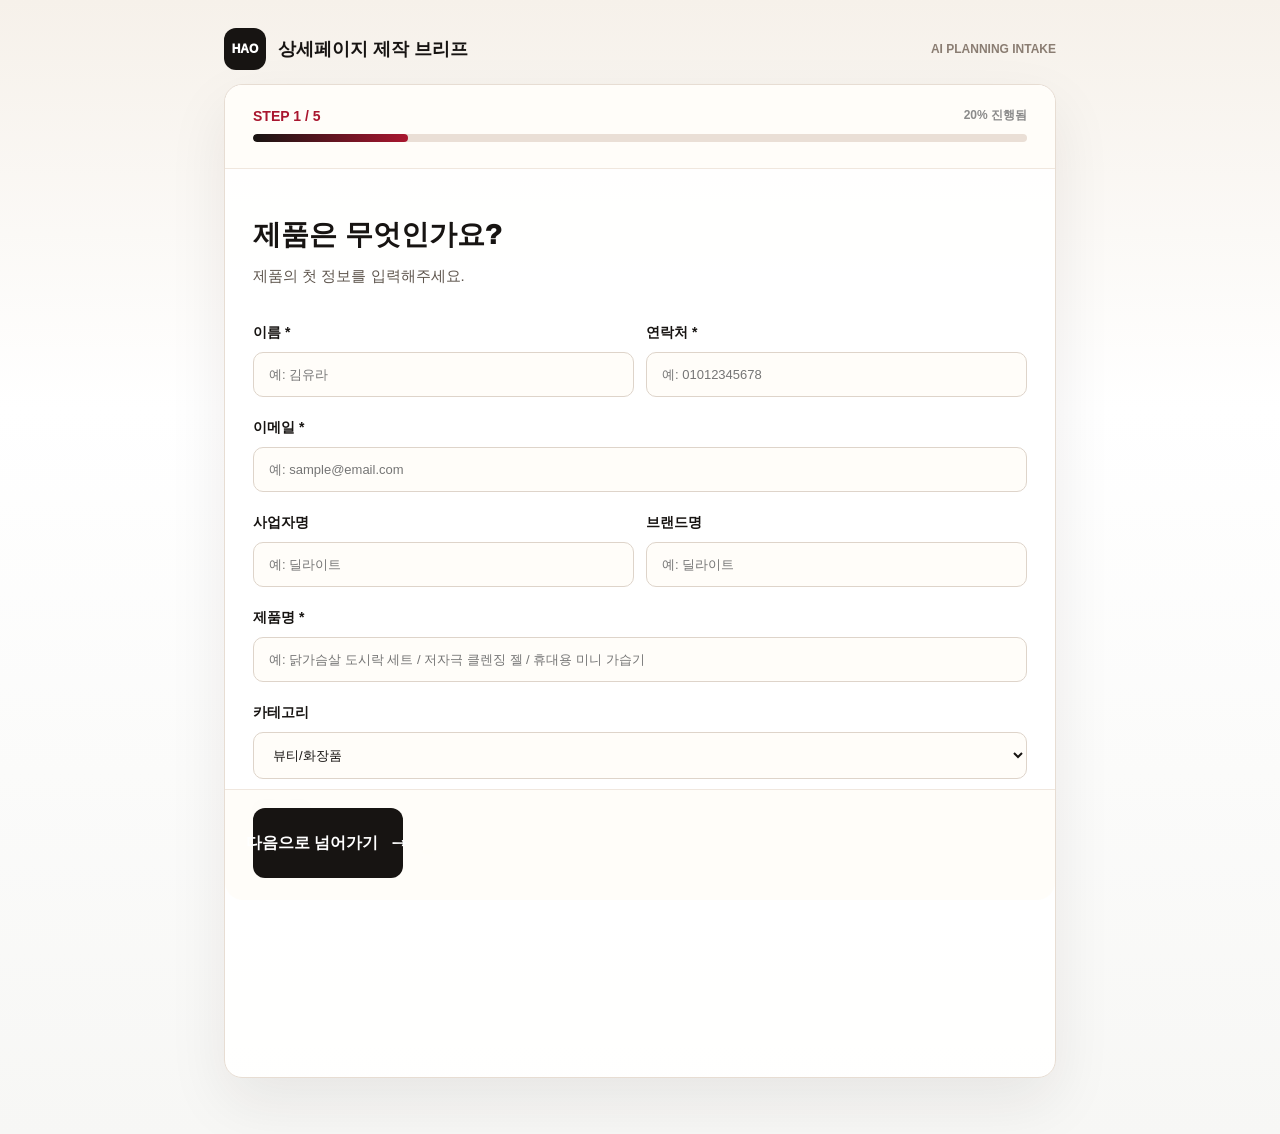
<file: project-form.html>
<!doctype html>
<html lang="ko">
<head>
  <meta charset="utf-8">
  <meta name="viewport" content="width=device-width, initial-scale=1">
  <title>AI 상세페이지 원고 생성</title>
  <link rel="stylesheet" href="styles.css">
</head>
<body class="public-page wizard-page">
  <main class="ai-wizard-shell">
    <header class="wizard-brand-bar" aria-label="HAO Studio">
      <div>
        <span>HAO</span>
        <strong>상세페이지 제작 브리프</strong>
      </div>
      <small>AI Planning Intake</small>
    </header>

    <form class="ai-wizard-card" id="projectWizard" novalidate>
      <header class="wizard-progress" aria-live="polite">
        <div>
          <strong id="stepLabel">STEP 1 / 5</strong>
          <span id="stepPercent">20% 진행됨</span>
        </div>
        <div class="wizard-progress-track">
          <i id="progressBar"></i>
        </div>
      </header>

      <section class="wizard-step active" data-step="1">
        <div class="wizard-heading">
          <h1>제품은 무엇인가요?</h1>
          <p>제품의 첫 정보를 입력해주세요.</p>
        </div>

        <div class="wizard-grid two">
          <label>이름 *
            <input data-field="contactName" required autocomplete="name" placeholder="예: 김유라">
          </label>
          <label>연락처 *
            <input data-field="contactInfo" required inputmode="tel" autocomplete="tel" placeholder="예: 01012345678">
          </label>
        </div>
        <label>이메일 *
          <input data-field="email" type="email" required autocomplete="email" placeholder="예: sample@email.com">
        </label>
        <div class="wizard-grid two">
          <label>사업자명
            <input data-field="companyName" placeholder="예: 딜라이트">
          </label>
          <label>브랜드명
            <input data-field="clientName" placeholder="예: 딜라이트">
          </label>
        </div>
        <label>제품명 *
          <input data-field="productName" required placeholder="예: 닭가슴살 도시락 세트 / 저자극 클렌징 젤 / 휴대용 미니 가습기">
        </label>
        <label>카테고리
          <select data-field="category" id="categorySelect">
            <option>뷰티/화장품</option>
            <option>식품/건강식품</option>
            <option>생활용품</option>
            <option>패션/잡화</option>
            <option>전자/디지털</option>
            <option>유아/키즈</option>
            <option>반려동물</option>
            <option>서비스/교육</option>
            <option>기타</option>
          </select>
        </label>
        <label>타깃고객
          <input data-field="targetCustomer" placeholder="예: 피부 밸런스 조절이 어려운 고객">
        </label>
      </section>

      <section class="wizard-step" data-step="2">
        <div class="wizard-heading">
          <h1>컨셉 & 스타일</h1>
          <p>원하는 상세페이지의 방향을 선택해주세요.</p>
        </div>

        <div class="style-choice-grid" role="radiogroup" aria-label="상세페이지 스타일">
          <label class="style-choice">
            <input type="radio" name="styleTone" value="핵심정리형" checked>
            <span>H1</span>
            <strong>핵심정리형</strong>
            <em>고객이 쓴 정보를 구매자가 이해하는 말로 정리</em>
          </label>
          <label class="style-choice">
            <input type="radio" name="styleTone" value="구매전환형">
            <span>H2</span>
            <strong>구매전환형</strong>
            <em>첫 화면부터 혜택과 선택 이유를 강하게 설계</em>
          </label>
          <label class="style-choice">
            <input type="radio" name="styleTone" value="클린정보형">
            <span>H3</span>
            <strong>클린정보형</strong>
            <em>복잡한 제품 정보를 표, 카드, 체크포인트로 정돈</em>
          </label>
          <label class="style-choice">
            <input type="radio" name="styleTone" value="프리미엄신뢰형">
            <span>H4</span>
            <strong>프리미엄신뢰형</strong>
            <em>고급스러운 첫인상과 신뢰 근거를 함께 강조</em>
          </label>
          <label class="style-choice">
            <input type="radio" name="styleTone" value="리뷰공감형">
            <span>H5</span>
            <strong>리뷰공감형</strong>
            <em>고객 고민과 후기 키워드로 공감 흐름 구성</em>
          </label>
          <label class="style-choice">
            <input type="radio" name="styleTone" value="무드스토리형">
            <span>H6</span>
            <strong>무드스토리형</strong>
            <em>브랜드 분위기와 사용 장면을 감성적으로 연결</em>
          </label>
          <label class="style-choice">
            <input type="radio" name="styleTone" value="캠페인형">
            <span>H7</span>
            <strong>캠페인형</strong>
            <em>눈에 띄는 광고 문구와 시각 포인트 중심</em>
          </label>
          <label class="style-choice">
            <input type="radio" name="styleTone" value="실사용설득형">
            <span>H8</span>
            <strong>실사용설득형</strong>
            <em>사용 방법, 장면, 구성 정보를 실전 구매 흐름으로 설계</em>
          </label>
        </div>

        <label>고객을 사로잡는 첫 문장
          <textarea data-field="heroSentence" rows="4" placeholder="예: 바쁜 하루에도 간편하게 챙기는 균형 잡힌 한 끼"></textarea>
        </label>
      </section>

      <section class="wizard-step" data-step="3">
        <div class="wizard-heading">
          <h1>우리가 특별한 이유</h1>
          <p>다른 제품과의 구매를 결정짓는 차이를 강조해보세요.</p>
        </div>

        <div class="highlight-box">
          <strong>★ 핵심 경쟁력</strong>
          <textarea data-field="coreStrength" rows="6" placeholder="예: 국내산 닭가슴살과 균형 잡힌 반찬 구성으로 식단 관리를 쉽게 도와줍니다."></textarea>
        </div>

        <fieldset class="chip-fieldset">
          <legend>제품 주요 강점 <span>(복수 선택) *</span></legend>
          <div class="wizard-chip-grid">
            <label><input type="checkbox" data-group="strengthTags" value="가격/가성비">가격/가성비</label>
            <label><input type="checkbox" data-group="strengthTags" value="원재료/성분">원재료/성분</label>
            <label><input type="checkbox" data-group="strengthTags" value="기능/효과">기능/효과</label>
            <label><input type="checkbox" data-group="strengthTags" value="안전성/인증">안전성/인증</label>
            <label><input type="checkbox" data-group="strengthTags" value="후기/리뷰">후기/리뷰</label>
            <label><input type="checkbox" data-group="strengthTags" value="선물용">선물용</label>
            <label><input type="checkbox" data-group="strengthTags" value="사용방법">사용방법</label>
            <label><input type="checkbox" data-group="strengthTags" value="브랜드 스토리">브랜드 스토리</label>
            <label><input type="checkbox" data-group="strengthTags" value="A/S/고객지원">A/S/고객지원</label>
          </div>
        </fieldset>

        <div class="seo-box">
          <label>검색 키워드 (SEO)
            <input data-field="seoKeyword" placeholder="예: 닭가슴살 도시락 / 저자극 클렌징 / 미니 가습기">
          </label>
        </div>
      </section>

      <section class="wizard-step" data-step="4">
        <div class="wizard-heading">
          <h1>품질 & 신뢰</h1>
          <p>고객이 믿고 구매할 수 있는 근거를 만들어보세요.</p>
        </div>

        <article class="trust-card">
          <h2><span>01</span> 생산 및 인증 과정</h2>
          <p>제품의 제조 과정과 인증 현황을 자세히 소개해주세요.</p>
          <textarea data-field="productionTrust" rows="6" placeholder="예: 제품은 체계적인 제조 공정을 거쳐 생산되며, 엄격한 품질 관리 기준에 따라 관리됩니다."></textarea>
        </article>

        <article class="trust-card">
          <h2><span>02</span> 진행 중인 구매 혜택 및 이벤트</h2>
          <p>구매를 유도할 수 있는 혜택이나 이벤트가 있다면 입력해주세요.</p>
          <textarea data-field="purchaseBenefit" rows="6" placeholder="예: 첫 구매 쿠폰 10% 할인 쿠폰"></textarea>
        </article>

        <p class="wizard-tip">📌 구체적인 수치와 사실 기반 정보를 입력할수록 AI가 더 신뢰도 높은 상세페이지를 생성합니다.</p>
      </section>

      <section class="wizard-step" data-step="5">
        <div class="wizard-heading">
          <h1>마지막 디테일</h1>
          <p>옵션과 리뷰 정보를 입력하면 완성됩니다.</p>
        </div>

        <h2 class="wizard-field-title">옵션정보</h2>
        <div class="option-builder" id="optionBuilder">
          <label class="option-row">
            <input data-option-field="name" placeholder="구성 (예: [3종 구성] 닭가슴살 도시락 세트)">
            <input data-option-field="volume" placeholder="내용량 : (예: 닭가슴살 도시락 3종 (각 1팩 / 총 3팩))">
            <input data-option-field="price" placeholder="가격 (예: 14,900원)">
            <button type="button" class="remove-option" aria-label="옵션 삭제">×</button>
          </label>
        </div>
        <button class="add-option" type="button" id="addOption">+ 구성추가</button>

        <label>만족도 높은 리뷰 키워드
          <textarea data-field="reviewKeywords" rows="6" placeholder="예: 자극 없이 편안하고, 데일리로 쓰기 좋다는 리뷰가 많아요."></textarea>
        </label>

        <label>타사 레퍼런스 URL
          <textarea data-field="referenceUrls" rows="4" placeholder="예: 참고하고 싶은 상세페이지 주소를 한 줄에 하나씩 입력해주세요."></textarea>
        </label>

        <div class="upload-row compact-upload">
          <label class="upload">제품 이미지
            <input type="file" data-file-group="productImages" multiple accept="image/*">
            <span class="upload-hint" data-file-status="productImages">여러 장 선택 가능</span>
          </label>
          <label class="upload">참고 자료
            <input type="file" data-file-group="referenceFiles" multiple accept="image/*,.pdf">
            <span class="upload-hint" data-file-status="referenceFiles">여러 개 선택 가능</span>
          </label>
        </div>

        <div class="hidden-field-flags">
          <label><input type="checkbox" data-group="imageAssets" value="제품 이미지 있음" checked>제품 이미지 있음</label>
        </div>
      </section>

      <div class="wizard-error" id="formError"></div>
      <footer class="wizard-actions">
        <button class="wizard-prev" id="prevStep" type="button">이전으로</button>
        <button class="wizard-next" id="nextStep" type="button">다음으로 넘어가기 <span>→</span></button>
        <button class="wizard-submit" id="submitProjectForm" type="submit">상세페이지 원고 생성하기</button>
      </footer>
    </form>

    <section class="ai-generating" id="generatingScreen" aria-live="polite">
      <div class="generating-icon">▣</div>
      <h1>당신만의 브랜드 이야기가<br>가장 매력적인 페이지로 탄생하는 중입니다.</h1>
      <ul>
        <li class="done"><span>✓</span> 제품 정보 구조화 중...</li>
        <li class="done"><span>✓</span> 맞춤 견적 산출 중...</li>
        <li><span>✓</span> 브랜드 페르소나 및 핵심 가치 도출 중...</li>
        <li><span>✓</span> 상세페이지 원고와 섹션 구성 생성 중...</li>
      </ul>
      <div class="submit-message" id="submitMessage"></div>
      <a class="wizard-home-link" href="index.html">관리자 화면에서 접수 내용 확인하기</a>
    </section>

    <section class="ai-result-page" id="resultScreen" aria-live="polite">
      <header class="result-hero">
        <p>AI 상세페이지 기획안</p>
        <h1 id="resultProductName">제품명</h1>
        <span id="resultMeta">브랜드 상세페이지 원고 초안</span>
      </header>

      <section class="result-card result-summary-card">
        <div>
          <span>01</span>
          <h2>브랜드 핵심 방향</h2>
        </div>
        <p id="resultHeroSentence">고객을 사로잡는 첫 문장이 들어갑니다.</p>
      </section>

      <section class="result-card">
        <div>
          <span>02</span>
          <h2>타깃 고객과 구매 동기</h2>
        </div>
        <dl class="result-definition">
          <div>
            <dt>타깃 고객</dt>
            <dd id="resultTarget">입력한 타깃 고객을 바탕으로 정리됩니다.</dd>
          </div>
          <div>
            <dt>페이지 톤</dt>
            <dd id="resultTone">선택한 컨셉과 스타일이 반영됩니다.</dd>
          </div>
        </dl>
      </section>

      <section class="result-card">
        <div>
          <span>03</span>
          <h2>상세페이지 핵심 카피</h2>
        </div>
        <article class="result-copy-box">
          <strong>메인 헤드라인</strong>
          <p id="resultHeadline">제품의 핵심 가치를 한 문장으로 보여줍니다.</p>
        </article>
        <article class="result-copy-box">
          <strong>핵심 경쟁력</strong>
          <p id="resultStrength">구매를 결정짓는 차별점을 정리합니다.</p>
        </article>
      </section>

      <section class="result-card">
        <div>
          <span>04</span>
          <h2>AI가 다듬은 상세 문구</h2>
        </div>
        <div class="result-developed-copy" id="resultDevelopedCopy"></div>
      </section>

      <section class="result-card">
        <div>
          <span>05</span>
          <h2>비주얼 가이드</h2>
        </div>
        <div class="result-visual-guide" id="resultVisualGuide"></div>
      </section>

      <section class="result-card">
        <div>
          <span>06</span>
          <h2>상세페이지 원고 구성</h2>
        </div>
        <ol class="result-section-list" id="resultSections"></ol>
      </section>

      <section class="result-card">
        <div>
          <span>07</span>
          <h2>신뢰와 구매 전환 포인트</h2>
        </div>
        <div class="result-point-grid">
          <article>
            <b>품질/인증</b>
            <div id="resultTrust">품질과 신뢰 근거가 정리됩니다.</div>
          </article>
          <article>
            <b>혜택/이벤트</b>
            <div id="resultBenefit">구매 혜택이 정리됩니다.</div>
          </article>
          <article>
            <b>리뷰 키워드</b>
            <div id="resultReview">리뷰 키워드가 정리됩니다.</div>
          </article>
          <article>
            <b>옵션 구성</b>
            <div id="resultOptions">옵션 정보가 정리됩니다.</div>
          </article>
        </div>
      </section>

      <footer class="result-actions">
        <a href="project-form.html">셀프 기획안 수정</a>
        <a href="index.html">디자인 의뢰하기</a>
      </footer>
    </section>
  </main>

  <script src="project-form.js"></script>
</body>
</html>
</file>
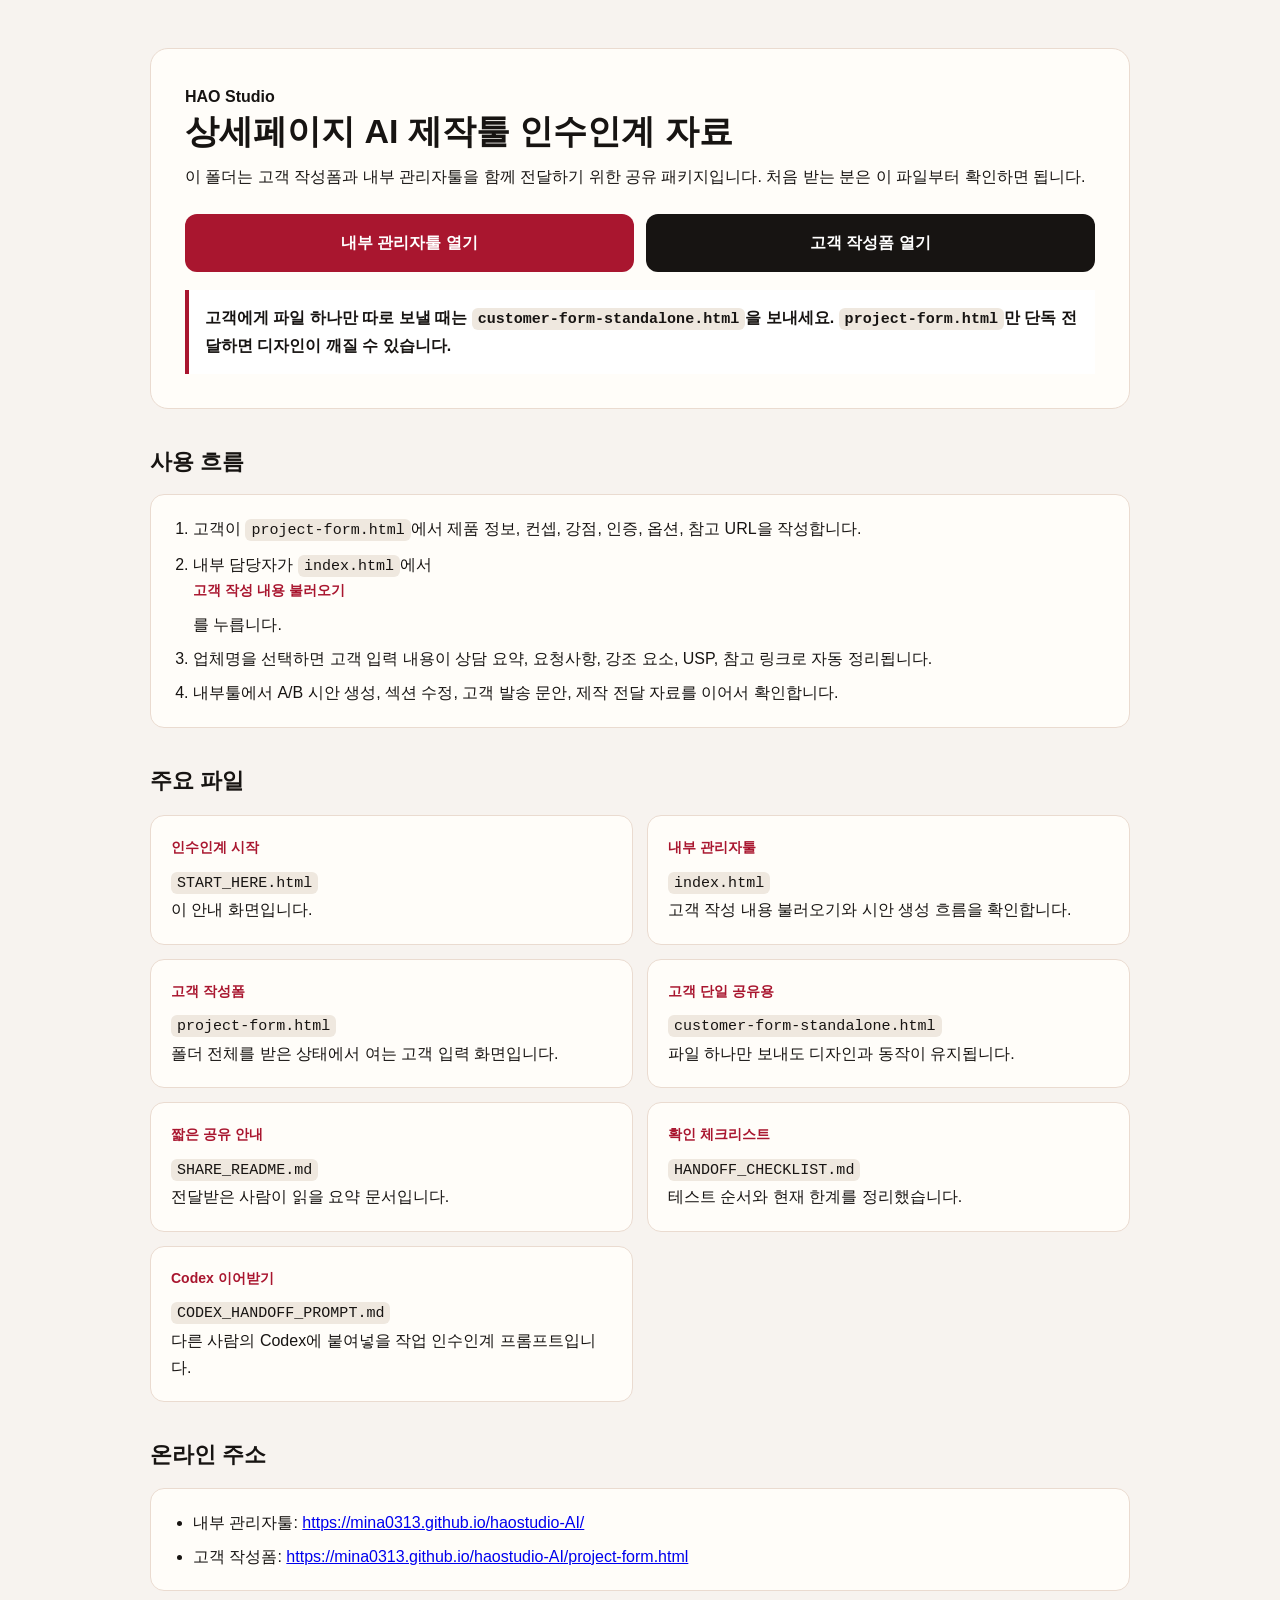
<file: START_HERE.html>
<!doctype html>
<html lang="ko">
<head>
  <meta charset="utf-8">
  <meta name="viewport" content="width=device-width, initial-scale=1">
  <title>HAO Studio 인수인계 안내</title>
  <style>
    body {
      margin: 0;
      background: #f7f3ef;
      color: #171412;
      font-family: Arial, "Noto Sans KR", sans-serif;
      line-height: 1.7;
    }

    main {
      max-width: 980px;
      margin: 0 auto;
      padding: 48px 22px 72px;
    }

    .hero {
      border: 1px solid #eadbd0;
      border-radius: 18px;
      padding: 34px;
      background: #fffdf9;
    }

    h1 {
      margin: 0 0 10px;
      font-size: 34px;
      line-height: 1.25;
    }

    h2 {
      margin: 34px 0 14px;
      font-size: 22px;
    }

    p {
      margin: 0;
    }

    .button-row {
      display: grid;
      grid-template-columns: repeat(2, minmax(0, 1fr));
      gap: 12px;
      margin-top: 24px;
    }

    a.button {
      display: flex;
      min-height: 58px;
      align-items: center;
      justify-content: center;
      border-radius: 12px;
      background: #171412;
      color: #fff;
      font-weight: 900;
      text-decoration: none;
    }

    a.button.secondary {
      background: #a9162f;
    }

    .grid {
      display: grid;
      grid-template-columns: repeat(2, minmax(0, 1fr));
      gap: 14px;
      margin-top: 16px;
    }

    .card {
      border: 1px solid #eadbd0;
      border-radius: 14px;
      padding: 20px;
      background: #fffdf9;
    }

    .card b {
      display: block;
      margin-bottom: 8px;
      color: #a9162f;
      font-size: 14px;
    }

    ol, ul {
      margin: 0;
      padding-left: 22px;
    }

    li + li {
      margin-top: 7px;
    }

    code {
      border-radius: 6px;
      padding: 2px 6px;
      background: #efe8df;
      font-family: Consolas, monospace;
      font-size: 0.94em;
    }

    .notice {
      margin-top: 18px;
      border-left: 4px solid #a9162f;
      padding: 14px 16px;
      background: #fff;
      font-weight: 800;
    }

    @media (max-width: 720px) {
      .button-row,
      .grid {
        grid-template-columns: 1fr;
      }

      h1 {
        font-size: 28px;
      }
    }
  </style>
</head>
<body>
  <main>
    <section class="hero">
      <p><b>HAO Studio</b></p>
      <h1>상세페이지 AI 제작툴 인수인계 자료</h1>
      <p>이 폴더는 고객 작성폼과 내부 관리자툴을 함께 전달하기 위한 공유 패키지입니다. 처음 받는 분은 이 파일부터 확인하면 됩니다.</p>
      <div class="button-row">
        <a class="button secondary" href="index.html">내부 관리자툴 열기</a>
        <a class="button" href="project-form.html">고객 작성폼 열기</a>
      </div>
      <p class="notice">고객에게 파일 하나만 따로 보낼 때는 <code>customer-form-standalone.html</code>을 보내세요. <code>project-form.html</code>만 단독 전달하면 디자인이 깨질 수 있습니다.</p>
    </section>

    <h2>사용 흐름</h2>
    <div class="card">
      <ol>
        <li>고객이 <code>project-form.html</code>에서 제품 정보, 컨셉, 강점, 인증, 옵션, 참고 URL을 작성합니다.</li>
        <li>내부 담당자가 <code>index.html</code>에서 <b>고객 작성 내용 불러오기</b>를 누릅니다.</li>
        <li>업체명을 선택하면 고객 입력 내용이 상담 요약, 요청사항, 강조 요소, USP, 참고 링크로 자동 정리됩니다.</li>
        <li>내부툴에서 A/B 시안 생성, 섹션 수정, 고객 발송 문안, 제작 전달 자료를 이어서 확인합니다.</li>
      </ol>
    </div>

    <h2>주요 파일</h2>
    <div class="grid">
      <div class="card">
        <b>인수인계 시작</b>
        <p><code>START_HERE.html</code><br>이 안내 화면입니다.</p>
      </div>
      <div class="card">
        <b>내부 관리자툴</b>
        <p><code>index.html</code><br>고객 작성 내용 불러오기와 시안 생성 흐름을 확인합니다.</p>
      </div>
      <div class="card">
        <b>고객 작성폼</b>
        <p><code>project-form.html</code><br>폴더 전체를 받은 상태에서 여는 고객 입력 화면입니다.</p>
      </div>
      <div class="card">
        <b>고객 단일 공유용</b>
        <p><code>customer-form-standalone.html</code><br>파일 하나만 보내도 디자인과 동작이 유지됩니다.</p>
      </div>
      <div class="card">
        <b>짧은 공유 안내</b>
        <p><code>SHARE_README.md</code><br>전달받은 사람이 읽을 요약 문서입니다.</p>
      </div>
      <div class="card">
        <b>확인 체크리스트</b>
        <p><code>HANDOFF_CHECKLIST.md</code><br>테스트 순서와 현재 한계를 정리했습니다.</p>
      </div>
      <div class="card">
        <b>Codex 이어받기</b>
        <p><code>CODEX_HANDOFF_PROMPT.md</code><br>다른 사람의 Codex에 붙여넣을 작업 인수인계 프롬프트입니다.</p>
      </div>
    </div>

    <h2>온라인 주소</h2>
    <div class="card">
      <ul>
        <li>내부 관리자툴: <a href="https://mina0313.github.io/haostudio-AI/">https://mina0313.github.io/haostudio-AI/</a></li>
        <li>고객 작성폼: <a href="https://mina0313.github.io/haostudio-AI/project-form.html">https://mina0313.github.io/haostudio-AI/project-form.html</a></li>
      </ul>
    </div>
  </main>
</body>
</html>
</file>
<file: styles.css>
:root {
  --bg: #f5f1e9;
  --surface: #fffdf8;
  --ink: #232323;
  --muted: #706a60;
  --line: #e6ded0;
  --accent: #c66b2d;
  --accent-dark: #8f421a;
  --green: #47725a;
  --gold: #bd8b37;
}

* {
  box-sizing: border-box;
}

body {
  margin: 0;
  min-height: 100vh;
  background: var(--bg);
  color: var(--ink);
  font-family: "Segoe UI", "Apple SD Gothic Neo", "Malgun Gothic", sans-serif;
}

.public-page {
  background: #fffaf3;
}

.public-shell {
  max-width: 980px;
  margin: 0 auto;
  padding: 34px 22px 60px;
}

.public-hero {
  display: flex;
  gap: 24px;
  align-items: flex-start;
  justify-content: space-between;
  margin-bottom: 22px;
}

.public-hero.single {
  display: block;
}

.public-hero h1 {
  max-width: 720px;
  font-size: 32px;
  line-height: 1.25;
}

.public-hero p:not(.eyebrow) {
  max-width: 720px;
  color: var(--muted);
  line-height: 1.6;
}

.link-button {
  display: inline-flex;
  align-items: center;
  min-height: 42px;
  border: 1px solid var(--line);
  border-radius: 8px;
  padding: 0 14px;
  background: #fff;
  color: var(--accent-dark);
  text-decoration: none;
  font-weight: 800;
  white-space: nowrap;
}

.operator-next-panel {
  display: flex;
  gap: 18px;
  align-items: center;
  justify-content: space-between;
  margin-bottom: 18px;
  border: 1px solid color-mix(in srgb, var(--accent) 22%, var(--line));
  border-radius: 8px;
  padding: 18px;
  background: linear-gradient(135deg, #fff 0%, #fff8ef 100%);
  box-shadow: 0 16px 34px rgba(92, 55, 24, 0.06);
}

.operator-next-panel span,
.operator-next-panel strong,
.operator-next-panel p {
  display: block;
}

.operator-next-panel span {
  margin-bottom: 6px;
  color: var(--accent);
  font-size: 12px;
  font-weight: 900;
}

.operator-next-panel strong {
  color: var(--accent-dark);
  font-size: 18px;
  line-height: 1.32;
}

.operator-next-panel p {
  max-width: 760px;
  margin: 6px 0 0;
  color: var(--muted);
  font-size: 13px;
  font-weight: 800;
  line-height: 1.55;
}

.operator-next-panel.complete {
  border-color: color-mix(in srgb, #2f7d52 24%, var(--line));
  background: linear-gradient(135deg, #fff 0%, #f4fbf6 100%);
}

.operator-next-panel.complete span {
  color: #2f7d52;
}

.public-card {
  margin-bottom: 14px;
  border: 1px solid var(--line);
  border-radius: 8px;
  padding: 24px;
  background: #fff;
  box-shadow: 0 10px 24px rgba(68, 51, 31, 0.06);
}

.form-step {
  display: none;
}

.form-step.active {
  display: block;
}

.public-card h2 {
  margin-bottom: 10px;
}

.subcopy {
  margin: 0 0 22px;
  color: var(--muted);
}

.mini-title {
  margin: 22px 0 10px;
  color: var(--accent-dark);
  font-size: 16px;
}

.progress-head {
  display: flex;
  justify-content: space-between;
  margin-bottom: 10px;
  color: var(--accent-dark);
  font-weight: 800;
}

.progress-head span {
  color: var(--muted);
}

.progress-bar {
  overflow: hidden;
  height: 7px;
  margin-bottom: 34px;
  border-radius: 999px;
  background: #f1dce0;
}

.progress-bar span {
  display: block;
  height: 100%;
  border-radius: inherit;
  background: #cf1f3d;
}

.pill-grid {
  display: grid;
  grid-template-columns: repeat(3, minmax(0, 1fr));
  gap: 10px;
}

.pill-grid label {
  display: flex;
  align-items: center;
  gap: 8px;
  border: 1px solid var(--line);
  border-radius: 8px;
  padding: 12px;
  background: #fffaf3;
  color: var(--ink);
}

.pill-grid input {
  width: auto;
}

.mood-grid {
  margin-bottom: 18px;
}

.free-preview {
  display: grid;
  grid-template-columns: repeat(2, minmax(0, 1fr));
  gap: 14px;
  margin: 18px 0;
}

.free-preview div {
  border: 1px solid var(--line);
  border-radius: 8px;
  padding: 16px;
  background: #fffaf3;
}

.free-preview p,
.submit-card p {
  color: var(--muted);
  line-height: 1.6;
}

.conversion-options {
  display: flex;
  flex-wrap: wrap;
  gap: 10px;
}

.notice-box {
  margin-top: 16px;
  border: 1px solid var(--line);
  border-radius: 8px;
  padding: 14px;
  background: #fffaf3;
}

.workflow-guide {
  margin-bottom: 18px;
  border: 1px solid #ead7bd;
  border-radius: 8px;
  padding: 14px 16px;
  background: #fff7ea;
}

.workflow-guide strong {
  display: block;
  margin-bottom: 6px;
  color: var(--accent-dark);
}

.workflow-guide p {
  margin: 0;
  color: var(--muted);
  line-height: 1.55;
}

.category-guide {
  margin: 18px 0 20px;
  border: 1px solid var(--line);
  border-radius: 8px;
  padding: 16px;
  background: #fffaf3;
}

.category-guide strong {
  color: var(--accent-dark);
}

.category-guide p {
  margin: 8px 0 12px;
  color: var(--muted);
  line-height: 1.55;
}

.customer-flow-note {
  margin: 16px 0 0;
  border: 1px solid #f0d2bd;
  border-radius: 8px;
  padding: 14px 16px;
  background: linear-gradient(135deg, #fff8f0, #fffdf8);
}

.customer-flow-note strong {
  display: block;
  color: var(--accent-dark);
}

.customer-flow-note p {
  margin: 6px 0 0;
  color: var(--muted);
  line-height: 1.55;
}

.service-cards {
  display: grid;
  grid-template-columns: repeat(3, minmax(0, 1fr));
  gap: 12px;
  margin: 14px 0 16px;
}

.service-cards article {
  border: 1px solid var(--line);
  border-radius: 8px;
  padding: 14px;
  background: #fffaf3;
}

.service-cards strong {
  color: var(--accent-dark);
}

.service-cards p {
  margin: 8px 0 0;
  color: var(--muted);
  line-height: 1.5;
}

.form-error {
  margin-top: 12px;
  color: #b42318;
  font-weight: 800;
}

.notice-box strong {
  color: var(--accent-dark);
}

.notice-box p {
  margin: 6px 0 0;
  color: var(--muted);
  line-height: 1.55;
}

.submit-message {
  margin-top: 16px;
}

.form-nav {
  display: flex;
  justify-content: flex-end;
  gap: 10px;
  margin-top: 22px;
}

.panel-nav {
  display: flex;
  justify-content: flex-end;
  gap: 10px;
  margin-top: 22px;
  border-top: 1px solid var(--line);
  padding-top: 18px;
}

.submit-message strong {
  display: block;
  margin-bottom: 6px;
  color: var(--green);
}

.submit-message p {
  margin: 0 0 10px;
  color: var(--muted);
}

.summary-preview {
  margin: 18px 0;
  border: 1px solid var(--line);
  border-radius: 8px;
  padding: 16px;
  background: #fffaf3;
}

.public-result {
  min-height: 160px;
  font-size: 14px;
}

.sidebar {
  position: fixed;
  inset: 0 auto 0 0;
  width: 260px;
  padding: 24px 18px;
  background: #28241f;
  color: #fff;
}

.brand {
  display: flex;
  gap: 12px;
  align-items: center;
  margin-bottom: 28px;
}

.brand-mark {
  display: grid;
  width: 44px;
  height: 44px;
  place-items: center;
  border-radius: 8px;
  background: var(--accent);
  font-weight: 800;
}

.brand small {
  display: block;
  margin-top: 2px;
  color: #d7cab9;
}

.steps {
  display: grid;
  gap: 8px;
}

.step {
  width: 100%;
  padding: 12px 14px;
  border: 1px solid transparent;
  border-radius: 8px;
  background: transparent;
  color: #f8f2e8;
  text-align: left;
  cursor: pointer;
}

.step.internal-step {
  display: none;
}

.panel.internal-panel {
  display: none !important;
}

.step.active,
.step:hover {
  background: #3a332c;
  border-color: #665847;
}

.step.done::after {
  content: "완료";
  float: right;
  border-radius: 999px;
  padding: 2px 7px;
  background: rgba(255, 255, 255, 0.14);
  color: #f6d7a8;
  font-size: 11px;
  font-weight: 800;
}

.app {
  margin-left: 260px;
  padding: 32px;
}

.topbar {
  display: flex;
  gap: 20px;
  align-items: flex-start;
  justify-content: space-between;
  margin-bottom: 24px;
}

.ai-settings {
  display: grid;
  grid-template-columns: 160px 150px minmax(220px, 1fr) 170px auto minmax(180px, 1fr);
  gap: 12px;
  align-items: end;
  max-width: 1180px;
  margin-bottom: 18px;
  border: 1px solid var(--line);
  border-radius: 8px;
  padding: 14px;
  background: #fffdf8;
}

.ai-settings strong {
  display: block;
  color: var(--ink);
}

.ai-settings label {
  gap: 5px;
}

.ai-settings label span,
.settings-note {
  color: var(--muted);
  font-size: 13px;
  font-weight: 700;
}

.settings-note {
  align-self: center;
  line-height: 1.4;
}

h1,
h2,
h3 {
  margin: 0;
  letter-spacing: 0;
}

h1 {
  font-size: 28px;
}

.reference-status {
  margin: 8px 0 0;
  color: var(--muted);
  font-size: 13px;
  font-weight: 800;
}

h2 {
  font-size: 22px;
}

.eyebrow {
  margin: 0 0 6px;
  color: var(--accent-dark);
  font-size: 13px;
  font-weight: 700;
}

.actions {
  display: flex;
  flex-wrap: wrap;
  gap: 10px;
}

button,
select,
input,
textarea {
  font: inherit;
}

button {
  border: 0;
  border-radius: 8px;
  padding: 11px 15px;
  cursor: pointer;
}

.primary {
  background: var(--accent);
  color: #fff;
  font-weight: 700;
}

.secondary {
  background: #fff;
  color: var(--accent-dark);
  border: 1px solid var(--line);
  font-weight: 700;
}

.small {
  padding: 9px 12px;
}

.panel {
  display: none;
  max-width: 1180px;
  padding: 24px;
  border: 1px solid var(--line);
  border-radius: 8px;
  background: var(--surface);
  box-shadow: 0 12px 28px rgba(68, 51, 31, 0.08);
}

.panel.active {
  display: block;
}

.option-panel {
  display: none;
}

.correction-box {
  margin-bottom: 18px;
  border: 1px solid var(--line);
  border-radius: 8px;
  padding: 14px;
  background: #fffaf3;
}

.correction-box summary {
  color: var(--accent-dark);
  font-weight: 800;
  cursor: pointer;
}

.correction-box p {
  margin: 10px 0 16px;
  color: var(--muted);
  line-height: 1.55;
}

.section-head {
  display: flex;
  gap: 16px;
  align-items: center;
  justify-content: space-between;
  margin-bottom: 22px;
}

.section-head.compact {
  margin-bottom: 12px;
}

.status {
  padding: 7px 11px;
  border-radius: 999px;
  background: #eef4ec;
  color: var(--green);
  font-size: 13px;
  font-weight: 700;
}

.lead-box {
  margin-bottom: 20px;
  border: 1px solid var(--line);
  border-radius: 8px;
  padding: 16px;
  background: #fffaf3;
}

.lead-list {
  display: grid;
  gap: 10px;
}

.lead-item {
  display: grid;
  grid-template-columns: 1fr auto;
  gap: 12px;
  align-items: center;
  border: 1px solid var(--line);
  border-radius: 8px;
  padding: 12px;
  background: #fff;
}

.lead-actions {
  display: flex;
  gap: 8px;
  align-items: center;
}

.status-select {
  width: 138px;
  padding: 8px 9px;
  font-size: 13px;
}

.lead-item strong {
  display: block;
  margin-bottom: 4px;
  color: var(--accent-dark);
}

.lead-item p {
  margin: 0;
  color: var(--muted);
  font-size: 13px;
}

.route-summary,
.route-action-panel {
  display: grid;
  gap: 10px;
  margin: 16px 0;
  border: 1px solid color-mix(in srgb, var(--accent) 16%, var(--line));
  border-radius: 8px;
  padding: 16px;
  background:
    linear-gradient(135deg, color-mix(in srgb, var(--accent) 7%, #fff), #fff);
}

.route-summary strong,
.route-action-panel h3 {
  margin: 0;
  color: var(--accent-dark);
}

.route-summary p,
.route-action-panel p {
  margin: 0;
  color: var(--muted);
  line-height: 1.55;
}

.route-mini-grid {
  display: grid;
  grid-template-columns: repeat(2, minmax(0, 1fr));
  gap: 8px;
}

.route-flow-badges {
  display: flex;
  flex-wrap: wrap;
  gap: 8px;
}

.route-flow-badges span {
  border: 1px solid color-mix(in srgb, var(--accent) 18%, var(--line));
  border-radius: 999px;
  padding: 7px 10px;
  background: #fff;
  color: var(--accent-dark);
  font-size: 12px;
  font-weight: 900;
}

.route-mini-grid span {
  border-radius: 8px;
  padding: 10px 12px;
  background: #fffaf3;
  color: var(--text);
  font-size: 13px;
  font-weight: 800;
}

.route-action-panel {
  grid-template-columns: minmax(0, 1fr) auto;
  align-items: center;
}

.route-action-buttons {
  display: flex;
  flex-wrap: wrap;
  gap: 8px;
  justify-content: flex-end;
}

.grid {
  display: grid;
  gap: 16px;
}

.two {
  grid-template-columns: repeat(2, minmax(0, 1fr));
}

label {
  display: grid;
  gap: 7px;
  color: var(--muted);
  font-size: 14px;
  font-weight: 700;
}

input,
select,
textarea {
  width: 100%;
  border: 1px solid var(--line);
  border-radius: 8px;
  padding: 11px 12px;
  background: #fff;
  color: var(--ink);
}

textarea {
  resize: vertical;
}

.upload-row {
  display: grid;
  grid-template-columns: repeat(3, minmax(0, 1fr));
  gap: 12px;
  margin-top: 18px;
}

.upload {
  min-height: 78px;
  justify-content: center;
  border: 1px dashed #d3c4ac;
  border-radius: 8px;
  padding: 16px;
  background: #fffaf1;
  text-align: center;
}

.upload input {
  display: none;
}

.option-grid {
  display: grid;
  grid-template-columns: repeat(3, minmax(0, 1fr));
  gap: 14px;
  margin-bottom: 18px;
}

fieldset {
  margin: 0;
  border: 1px solid var(--line);
  border-radius: 8px;
  padding: 15px;
  background: #fff;
}

legend {
  padding: 0 6px;
  color: var(--accent-dark);
  font-weight: 800;
}

fieldset label,
.checklist label {
  display: flex;
  gap: 8px;
  align-items: center;
  margin-top: 9px;
  color: var(--ink);
  font-weight: 500;
}

fieldset input,
.checklist input {
  width: auto;
}

.result,
.draft-card {
  min-height: 280px;
  border: 1px solid var(--line);
  border-radius: 8px;
  padding: 18px;
  background: #fff;
  white-space: pre-wrap;
  line-height: 1.65;
}

.draft-card pre {
  margin: 16px 0 0;
  white-space: pre-wrap;
  font: inherit;
}

.draft-summary {
  margin-top: 16px;
  border: 1px solid var(--line);
  border-radius: 8px;
  padding: 16px;
  background: #fffaf3;
}

.draft-summary h3 {
  margin-bottom: 10px;
  color: var(--accent-dark);
  font-size: 19px;
}

.draft-summary p {
  margin: 8px 0;
  color: var(--ink);
}

.draft-summary strong {
  display: inline-block;
  min-width: 72px;
  color: var(--muted);
}

.draft-summary ul {
  margin: 12px 0 0;
  padding-left: 18px;
  color: var(--muted);
}

.readiness-line {
  display: inline-flex;
  flex-wrap: wrap;
  gap: 6px;
  align-items: center;
  margin-top: 8px !important;
  border-radius: 999px;
  padding: 7px 10px;
  background: color-mix(in srgb, var(--accent) 10%, #fff);
  color: var(--muted);
  font-size: 12px;
  font-weight: 800;
}

.readiness-line b {
  color: var(--accent-dark);
}

.draft-quality-grid {
  display: grid;
  grid-template-columns: repeat(2, minmax(0, 1fr));
  gap: 10px;
  margin-top: 14px;
}

.draft-quality-grid div {
  border: 1px solid color-mix(in srgb, var(--accent) 18%, var(--line));
  border-radius: 8px;
  padding: 12px;
  background: #fff;
}

.draft-quality-grid b {
  display: block;
  min-width: 0;
  margin-bottom: 6px;
  color: var(--accent-dark);
  font-size: 12px;
}

.draft-quality-grid span {
  margin: 0;
  color: var(--muted);
  font-size: 12px;
  font-weight: 800;
  line-height: 1.45;
}

.draft-quality-dashboard {
  display: grid;
  grid-template-columns: minmax(170px, 0.36fr) minmax(0, 1fr) minmax(190px, 0.42fr);
  gap: 12px;
  align-items: stretch;
  margin: 14px 0;
  border: 1px solid color-mix(in srgb, var(--accent) 18%, var(--line));
  border-radius: 8px;
  padding: 12px;
  background:
    linear-gradient(135deg, color-mix(in srgb, var(--accent) 7%, #fff) 0%, #fff 100%);
}

.draft-quality-dashboard > div {
  border: 1px solid color-mix(in srgb, var(--accent) 12%, var(--line));
  border-radius: 8px;
  padding: 14px;
  background: rgba(255, 255, 255, 0.86);
}

.quality-score-card span,
.quality-next-action b {
  display: block;
  color: var(--muted);
  font-size: 12px;
  font-weight: 900;
}

.quality-score-card strong {
  display: block;
  margin-top: 8px;
  color: var(--accent-dark);
  font-size: 34px;
  line-height: 1;
}

.quality-score-card p,
.quality-next-action span {
  display: block;
  margin-top: 8px;
  color: var(--muted);
  font-size: 12px;
  font-weight: 800;
  line-height: 1.55;
}

.quality-score-card em {
  display: inline-flex;
  margin-top: 10px;
  border-radius: 999px;
  padding: 7px 10px;
  background: color-mix(in srgb, var(--accent) 12%, #fff);
  color: var(--accent-dark);
  font-size: 11px;
  font-style: normal;
  font-weight: 950;
}

.quality-next-action small {
  display: block;
  margin-top: 10px;
  border-top: 1px solid color-mix(in srgb, var(--accent) 13%, var(--line));
  padding-top: 10px;
  color: #7b6754;
  font-size: 11px;
  font-weight: 850;
  line-height: 1.45;
}

.render-review-actions {
  display: flex;
  flex-wrap: wrap;
  gap: 6px;
  margin-top: 12px;
}

.render-review-actions button {
  min-height: 32px;
  border: 1px solid color-mix(in srgb, var(--accent) 24%, var(--line));
  border-radius: 7px;
  padding: 0 10px;
  background: #fffaf4;
  color: var(--accent-dark);
  font-size: 11px;
  font-weight: 950;
  cursor: pointer;
}

.render-review-actions button:hover {
  background: color-mix(in srgb, var(--accent) 12%, #fff);
}

.quality-gate-list {
  display: flex;
  flex-wrap: wrap;
  gap: 8px;
  align-content: center;
}

.quality-gate-list span {
  display: inline-flex;
  gap: 6px;
  align-items: center;
  border: 1px solid var(--line);
  border-radius: 999px;
  padding: 8px 10px;
  background: #fff;
  color: var(--muted);
  font-size: 12px;
  font-weight: 850;
}

.quality-gate-list b {
  border-radius: 999px;
  padding: 4px 6px;
  font-size: 10px;
  font-weight: 950;
}

.quality-gate-list .pass {
  border-color: color-mix(in srgb, #2f9e44 24%, var(--line));
  color: #245d32;
}

.quality-gate-list .pass b {
  background: #e7f7eb;
  color: #2f9e44;
}

.quality-gate-list .fail {
  border-color: color-mix(in srgb, #c66b2d 26%, var(--line));
  color: #7b4b24;
}

.quality-gate-list .fail b {
  background: #fff0e4;
  color: #c66b2d;
}

.draft-quality-dashboard.is-ready {
  border-color: color-mix(in srgb, #2f9e44 24%, var(--line));
}

.draft-quality-dashboard.is-weak {
  border-color: color-mix(in srgb, #c66b2d 34%, var(--line));
}

.ab-decision-guide {
  grid-column: 1 / -1;
  display: grid;
  grid-template-columns: repeat(2, minmax(0, 1fr));
  gap: 10px;
}

.ab-decision-guide article {
  border: 1px solid color-mix(in srgb, var(--accent) 14%, var(--line));
  border-radius: 8px;
  padding: 14px;
  background: #fffaf1;
}

.ab-decision-guide article.is-conversion {
  border-color: color-mix(in srgb, #1f7772 18%, var(--line));
  background: #f3fffd;
}

.ab-decision-guide span {
  color: var(--accent);
  font-size: 11px;
  font-weight: 950;
}

.ab-decision-guide article.is-conversion span {
  color: #1f7772;
}

.ab-decision-guide strong {
  display: block;
  margin-top: 6px;
  color: #2a2118;
  font-size: 16px;
  font-weight: 950;
}

.ab-decision-guide p {
  margin: 8px 0 0;
  color: var(--muted);
  font-size: 12px;
  font-weight: 850;
  line-height: 1.55;
}

.ab-decision-guide small {
  display: block;
  margin-top: 8px;
  color: #7c6755;
  font-size: 11px;
  font-weight: 850;
  line-height: 1.45;
}

.ab-decision-guide div {
  display: flex;
  flex-wrap: wrap;
  gap: 6px;
  margin-top: 10px;
}

.ab-decision-guide b {
  border-radius: 999px;
  padding: 6px 8px;
  background: rgba(188, 103, 35, 0.1);
  color: #9a4b19;
  font-size: 10px;
  font-weight: 950;
}

.ab-decision-guide article.is-conversion b {
  background: rgba(31, 119, 114, 0.1);
  color: #1f7772;
}

.ai-orchestration-box {
  margin: 14px 0;
  border: 1px solid color-mix(in srgb, var(--accent) 20%, var(--line));
  border-radius: 8px;
  padding: 14px;
  background: #fffdf8;
}

.ai-orchestration-box summary {
  color: var(--accent-dark);
  font-weight: 900;
  cursor: pointer;
}

.ai-orchestration-box[open] summary {
  margin-bottom: 12px;
}

.ai-workflow-status {
  display: grid;
  gap: 8px;
}

.ai-workflow-status div {
  display: grid;
  gap: 4px;
  border: 1px solid var(--line);
  border-radius: 8px;
  padding: 10px;
  background: #fff;
}

.ai-workflow-status b {
  color: var(--accent-dark);
  font-size: 13px;
}

.ai-workflow-status span,
.ai-workflow-status p {
  margin: 0;
  color: var(--muted);
  font-size: 12px;
  font-weight: 800;
}

.compact-result {
  min-height: 120px;
  margin-top: 10px;
}

.visual-preview {
  overflow: hidden;
  border: 1px solid var(--line);
  border-radius: 8px;
  background: #fbf7ef;
}

.mock-hero {
  display: grid;
  grid-template-columns: 1fr 118px;
  gap: 18px;
  align-items: center;
  min-height: 210px;
  padding: 24px;
}

.mock-hero p {
  margin: 0 0 8px;
  color: var(--accent-dark);
  font-size: 13px;
  font-weight: 800;
}

.mock-hero h3 {
  margin: 0 0 10px;
  font-size: 26px;
}

.mock-hero small {
  color: var(--muted);
  line-height: 1.5;
}

.mock-product {
  display: grid;
  min-height: 142px;
  place-items: center;
  border-radius: 8px;
  background: #fff;
  color: var(--muted);
  text-align: center;
  font-weight: 800;
  box-shadow: 0 10px 24px rgba(80, 59, 31, 0.12);
}

.mock-chips {
  display: flex;
  flex-wrap: wrap;
  gap: 8px;
  padding: 0 24px 18px;
}

.mock-chips span {
  border-radius: 999px;
  padding: 6px 10px;
  background: rgba(255, 255, 255, 0.76);
  color: var(--accent-dark);
  font-size: 12px;
  font-weight: 800;
}

.mock-sections {
  display: grid;
  gap: 8px;
  padding: 18px 24px 24px;
  background: rgba(255, 255, 255, 0.55);
}

.mock-sections span {
  display: block;
  height: 18px;
  border-radius: 8px;
  background: rgba(115, 92, 64, 0.18);
}

.visual-preview.warm {
  background: #fff2e7;
}

.visual-preview.info {
  background: #eef6f4;
}

.visual-preview.problem {
  background: #f5f3ef;
}

.visual-preview.problem .mock-chips span {
  color: #1f5f73;
}

.long-detail-preview {
  position: relative;
  overflow: hidden;
  border: 1px solid var(--line);
  border-radius: 8px;
  background: var(--draft-bg, #fff);
}

.customer-draft-label {
  display: none;
}

.design-concept-strip {
  display: grid;
  grid-template-columns: auto 1fr auto;
  gap: 12px;
  align-items: center;
  padding: 14px 20px;
  background: var(--draft-dark, #2f2923);
  color: #fff;
}

.design-concept-strip span,
.design-concept-strip em {
  color: rgba(255, 255, 255, 0.68);
  font-size: 11px;
  font-style: normal;
  font-weight: 900;
  text-transform: uppercase;
}

.design-concept-strip strong {
  font-size: 14px;
}

.reference-style-strip {
  display: flex;
  gap: 10px;
  align-items: center;
  border-bottom: 1px solid rgba(120, 79, 36, 0.12);
  padding: 10px 20px;
  background: #fffaf3;
}

.reference-style-strip b {
  color: var(--draft-accent, var(--accent-dark));
  font-size: 11px;
  font-weight: 900;
}

.reference-style-strip span {
  color: var(--muted);
  font-size: 12px;
  font-weight: 800;
}

.long-detail-preview[class*="industry-"] {
  background: var(--draft-bg, #fffaf4);
}

.industry-health .reference-style-strip {
  background: linear-gradient(90deg, #fffaf0, color-mix(in srgb, var(--draft-accent, #b9822d) 8%, #fff));
}

.industry-health .detail-section h4 {
  color: var(--draft-dark, #2b241b);
}

.industry-health .detail-section {
  background:
    linear-gradient(180deg, rgba(255, 255, 255, 0.68), rgba(255, 250, 240, 0.9)),
    radial-gradient(circle at 88% 18%, color-mix(in srgb, var(--draft-accent, #b9822d) 12%, transparent), transparent 34%),
    var(--draft-bg, #fffaf0);
}

.industry-health.style-premium-trust .detail-hero {
  background:
    linear-gradient(90deg, rgba(255, 255, 255, 0.86) 0 55%, rgba(255, 248, 235, 0.62) 55% 100%),
    linear-gradient(145deg, #fffaf0 0%, #fff3de 44%, color-mix(in srgb, var(--draft-accent, #b9822d) 18%, #fff) 100%);
}

.industry-health.style-trust-commerce .detail-hero {
  background:
    linear-gradient(135deg, color-mix(in srgb, var(--draft-accent, #d16c2f) 88%, #ffc76d) 0 19%, transparent 19%),
    linear-gradient(90deg, rgba(255, 255, 255, 0.96) 0 58%, color-mix(in srgb, var(--draft-accent, #d16c2f) 13%, #fff) 58% 100%),
    linear-gradient(180deg, #fff 0%, #fff6ec 100%);
}

.industry-health.style-trust-commerce .detail-section {
  background:
    linear-gradient(135deg, rgba(255, 255, 255, 0.94), #fff8f0),
    linear-gradient(90deg, transparent 0 70%, color-mix(in srgb, var(--draft-accent, #d16c2f) 6%, transparent) 70% 100%);
}

.industry-beauty .detail-hero,
.industry-beauty .detail-auto-section:nth-child(odd) {
  background:
    linear-gradient(135deg, color-mix(in srgb, var(--draft-accent, #c58b9b) 12%, #fff), #fff 62%, #fff8fa);
}

.industry-beauty .detail-reference-img,
.industry-beauty .detail-wide-img {
  border-radius: 26px;
}

.industry-living .detail-feature-grid div,
.industry-living .product-spec-sheet div,
.industry-living .detail-info-table div {
  border-radius: 6px;
}

.industry-living .compare-board,
.industry-living .notice-panel-grid div {
  border-left: 5px solid var(--draft-accent, #397577);
}

.industry-fashion .detail-hero h4,
.industry-fashion .section-variant-editorial h4 {
  letter-spacing: 0.02em;
  text-transform: uppercase;
}

.industry-fashion .detail-reference-img,
.industry-fashion .detail-wide-img {
  filter: contrast(1.02) saturate(0.92);
}

.style-trust-commerce .section-design-badge,
.style-problem-commerce .section-design-badge,
.style-bold-commerce .section-design-badge {
  border-radius: 4px;
  background: var(--draft-accent, #c66b2d);
  color: #fff;
}

.style-premium-trust .detail-section,
.style-sensory-editorial .detail-section,
.style-editorial-lookbook .detail-section {
  letter-spacing: 0;
}

.detail-section {
  position: relative;
  overflow: hidden;
  min-height: 260px;
  padding: 34px;
  border-bottom: 1px solid rgba(120, 79, 36, 0.14);
}

.detail-section:last-child {
  border-bottom: 0;
}

.detail-hero {
  display: grid;
  grid-template-columns: minmax(0, 0.88fr) minmax(210px, 0.72fr);
  gap: 30px;
  align-items: center;
  min-height: 560px;
  padding: 54px 42px;
  background: linear-gradient(135deg, color-mix(in srgb, var(--draft-accent, #c66b2d) 18%, transparent), rgba(255, 255, 255, 0.82));
}

.concept-premium .detail-hero {
  background:
    linear-gradient(90deg, transparent 0 72%, rgba(255, 255, 255, 0.62) 72% 100%),
    linear-gradient(140deg, #fffaf3 0%, color-mix(in srgb, var(--draft-accent, #c66b2d) 14%, #fff) 54%, #fff 100%);
}

.concept-graphic .detail-hero {
  background:
    linear-gradient(135deg, color-mix(in srgb, var(--draft-accent, #c66b2d) 78%, #ffcf3d) 0 18%, transparent 18%),
    linear-gradient(90deg, transparent 0 62%, color-mix(in srgb, var(--draft-accent, #c66b2d) 10%, transparent) 62% 100%),
    linear-gradient(135deg, #fff 0%, #fff4e8 52%, color-mix(in srgb, var(--draft-accent, #c66b2d) 18%, #fff) 100%);
}

.concept-graphic .hero-brand-mark {
  right: 20px;
  bottom: 18px;
  color: color-mix(in srgb, var(--draft-accent, #c66b2d) 24%, transparent);
  font-size: 42px;
}

.concept-graphic .hero-product-frame {
  border-radius: 6px 32px 6px 32px;
  box-shadow: 12px 12px 0 color-mix(in srgb, var(--draft-accent, #c66b2d) 18%, transparent), 0 28px 48px rgba(83, 62, 36, 0.12);
}

.concept-graphic .detail-cta-row b {
  border-radius: 8px;
  box-shadow: 4px 4px 0 color-mix(in srgb, var(--draft-accent, #c66b2d) 18%, transparent);
}

.section-accent {
  position: absolute;
  display: block;
  pointer-events: none;
}

.accent-line {
  right: 24px;
  top: 26px;
  width: 132px;
  height: 2px;
  background: color-mix(in srgb, var(--draft-accent, #c66b2d) 38%, transparent);
}

.accent-block {
  left: 42%;
  bottom: 36px;
  width: 46px;
  height: 10px;
  border-radius: 2px;
  background: color-mix(in srgb, var(--draft-accent, #c66b2d) 30%, transparent);
}

.hero-brand-mark {
  position: absolute;
  right: 32px;
  bottom: 26px;
  color: color-mix(in srgb, var(--draft-accent, #c66b2d) 18%, transparent);
  font-size: 54px;
  font-weight: 900;
  letter-spacing: 0;
  line-height: 1;
  pointer-events: none;
}

.detail-auto-section {
  display: grid;
  grid-template-columns: minmax(0, 1fr);
  gap: 20px;
}

.detail-copy-block {
  position: relative;
  z-index: 1;
}

.detail-auto-section:nth-child(even) {
  background:
    linear-gradient(90deg, rgba(255, 255, 255, 0.72), rgba(255, 255, 255, 0.9)),
    var(--draft-bg, #fffdf8);
}

.detail-auto-section:nth-child(odd) {
  background:
    linear-gradient(90deg, transparent 0 78%, color-mix(in srgb, var(--draft-accent, #c66b2d) 8%, transparent) 78% 100%),
    #fbf3e8;
}

.long-detail-preview.density-rich .detail-section {
  padding: 42px;
}

.long-detail-preview.density-rich .detail-feature-grid,
.long-detail-preview.density-rich .detail-scene-cards {
  gap: 14px;
}

.long-detail-preview.density-simple .detail-section {
  padding: 26px;
}

.long-detail-preview.density-simple .detail-section em,
.long-detail-preview.density-simple .detail-story-line {
  display: none;
}

.detail-auto-section.lifestyle,
.detail-auto-section.gift,
.detail-auto-section.compare,
.detail-auto-section.solution,
.detail-auto-section.product-intro {
  grid-template-columns: minmax(0, 1fr) minmax(180px, 0.72fr);
  align-items: center;
}

.detail-auto-section.trust,
.detail-auto-section.product-info,
.detail-auto-section.composition {
  background: #f7f5ef;
}

.detail-auto-section.closing,
.detail-auto-section.cta,
.detail-auto-section.purchase {
  background:
    linear-gradient(135deg, color-mix(in srgb, var(--draft-accent, #c66b2d) 24%, transparent), transparent 42%),
    var(--draft-dark, #2f2923);
  color: #fff;
  text-align: center;
}

.detail-auto-section.closing p,
.detail-auto-section.cta p,
.detail-auto-section.purchase p {
  color: #e4d8ca;
}

.detail-section::before {
  content: "";
  position: absolute;
  left: 34px;
  top: 34px;
  width: 42px;
  height: 4px;
  background: var(--draft-accent, #c66b2d);
  opacity: 0.55;
}

.section-design-badge {
  position: absolute;
  right: 26px;
  top: 24px;
  z-index: 2;
  border: 1px solid color-mix(in srgb, var(--draft-accent, #c66b2d) 22%, transparent);
  border-radius: 999px;
  padding: 7px 10px;
  background: rgba(255, 255, 255, 0.72);
  color: var(--draft-accent, var(--accent-dark));
  font-size: 10px;
  font-weight: 900;
  letter-spacing: 0.05em;
  text-transform: uppercase;
}

.section-recipe-panel {
  display: grid;
  gap: 5px;
  max-width: 520px;
  margin-top: 16px;
  border: 1px solid color-mix(in srgb, var(--draft-accent, #c66b2d) 18%, transparent);
  border-radius: 10px;
  padding: 12px;
  background: rgba(255, 255, 255, 0.58);
}

.section-recipe-panel b {
  color: var(--draft-accent, var(--accent-dark));
  font-size: 11px;
  letter-spacing: 0.04em;
}

.section-recipe-panel span,
.section-recipe-panel small {
  color: var(--muted);
  font-size: 12px;
  font-weight: 800;
  line-height: 1.45;
}

.section-recipe-panel small {
  opacity: 0.86;
}

.image-ai-slot-panel {
  display: grid;
  gap: 5px;
  max-width: 520px;
  margin-top: 12px;
  border: 1px solid color-mix(in srgb, var(--draft-accent, #c66b2d) 22%, transparent);
  border-radius: 10px;
  padding: 12px;
  background: rgba(255, 255, 255, 0.72);
  box-shadow: 0 14px 26px rgba(88, 58, 31, 0.08);
}

.image-ai-slot-panel b {
  color: var(--draft-accent, var(--accent-dark));
  font-size: 10px;
  font-weight: 900;
  letter-spacing: 0.04em;
}

.image-ai-slot-panel span,
.image-ai-slot-panel small {
  color: var(--muted);
  font-size: 12px;
  font-weight: 800;
  line-height: 1.45;
}

.image-ai-slot-panel span {
  color: var(--draft-dark, var(--ink));
}

.detail-commerce-cta .section-recipe-panel,
.detail-auto-section.closing .section-recipe-panel,
.detail-auto-section.cta .section-recipe-panel,
.detail-auto-section.purchase .section-recipe-panel {
  background: rgba(255, 255, 255, 0.08);
}

.detail-commerce-cta .section-recipe-panel span,
.detail-commerce-cta .section-recipe-panel small,
.detail-auto-section.closing .section-recipe-panel span,
.detail-auto-section.closing .section-recipe-panel small,
.detail-auto-section.cta .section-recipe-panel span,
.detail-auto-section.cta .section-recipe-panel small,
.detail-auto-section.purchase .section-recipe-panel span,
.detail-auto-section.purchase .section-recipe-panel small {
  color: rgba(255, 255, 255, 0.78);
}

.concept-graphic .section-design-badge {
  border-radius: 4px;
  background: var(--draft-accent, #c66b2d);
  color: #fff;
  box-shadow: 4px 4px 0 color-mix(in srgb, var(--draft-accent, #c66b2d) 15%, transparent);
}

.detail-kicker {
  display: inline-block;
  border-bottom: 2px solid color-mix(in srgb, var(--draft-accent, #c66b2d) 34%, transparent);
  padding-bottom: 6px;
  letter-spacing: 0.04em;
}

.detail-strategy-panel {
  display: grid;
  gap: 8px;
  max-width: 430px;
  margin: 14px 0 20px;
  border: 1px solid color-mix(in srgb, var(--draft-accent, #c66b2d) 20%, transparent);
  border-radius: 18px;
  padding: 16px;
  background:
    linear-gradient(135deg, rgba(255, 255, 255, 0.86), rgba(255, 255, 255, 0.58));
  box-shadow: 0 18px 36px rgba(83, 62, 36, 0.1);
}

.detail-strategy-panel small {
  color: var(--draft-accent, var(--accent-dark));
  font-size: 10px;
  font-weight: 900;
  letter-spacing: 0.08em;
}

.detail-strategy-panel b {
  color: var(--draft-dark, #2f2923);
  font-size: 14px;
  line-height: 1.45;
}

.detail-strategy-panel div {
  display: flex;
  flex-wrap: wrap;
  gap: 7px;
}

.detail-strategy-panel span {
  margin: 0;
  border-radius: 999px;
  padding: 6px 9px;
  background: color-mix(in srgb, var(--draft-accent, #c66b2d) 10%, #fff);
  color: var(--draft-accent, var(--accent-dark));
  font-size: 11px;
  font-weight: 900;
}

.style-trust-commerce .detail-strategy-panel {
  border-radius: 6px 22px 6px 22px;
  box-shadow: 7px 7px 0 color-mix(in srgb, var(--draft-accent, #d16c2f) 14%, transparent), 0 18px 36px rgba(83, 62, 36, 0.08);
}

.detail-hero p,
.detail-copy-block > p:first-child,
.detail-section span {
  margin: 0 0 10px;
  color: var(--draft-accent, var(--accent-dark));
  font-size: 13px;
  font-weight: 900;
}

.detail-hero h3,
.detail-hero h4 {
  max-width: 410px;
  margin-bottom: 16px;
  color: var(--draft-dark, #2f2923);
  font-size: clamp(34px, 4vw, 54px);
  line-height: 1.05;
}

.concept-premium .detail-hero h4::after {
  content: "";
  display: block;
  width: 86px;
  height: 3px;
  margin-top: 20px;
  background: linear-gradient(90deg, var(--draft-accent, #c66b2d), transparent);
}

.concept-graphic .detail-hero h4 {
  max-width: 360px;
  text-shadow: 7px 7px 0 color-mix(in srgb, var(--draft-accent, #c66b2d) 10%, transparent);
}

.detail-hero strong {
  display: block;
  max-width: 350px;
  margin-bottom: 18px;
  color: var(--draft-accent, var(--gold));
  font-size: 22px;
  line-height: 1.35;
}

.detail-hero-tags {
  display: flex;
  flex-wrap: wrap;
  gap: 8px;
  margin: 22px 0 4px;
}

.detail-hero-tags b {
  border-radius: 999px;
  padding: 7px 11px;
  background: rgba(255, 255, 255, 0.72);
  color: var(--draft-accent, var(--accent-dark));
  font-size: 12px;
}

.hero-customer-value-bar {
  display: grid;
  grid-template-columns: repeat(3, minmax(0, 1fr));
  gap: 8px;
  max-width: 500px;
  margin: 16px 0 4px;
}

.hero-customer-value-bar div {
  display: grid;
  gap: 6px;
  min-height: 86px;
  border: 1px solid color-mix(in srgb, var(--draft-accent, #c66b2d) 18%, #ead8c7);
  border-radius: 16px;
  padding: 13px;
  background: rgba(255, 255, 255, 0.8);
  box-shadow: 0 14px 28px rgba(83, 62, 36, 0.08);
}

.hero-customer-value-bar small {
  color: var(--draft-accent, var(--accent-dark));
  font-size: 10px;
  font-weight: 900;
}

.hero-customer-value-bar b {
  color: var(--draft-dark, #2f2923);
  font-size: 13px;
  line-height: 1.35;
}

.style-trust-commerce .hero-customer-value-bar div {
  border-radius: 5px 18px 5px 18px;
  background: #fff;
  box-shadow: 5px 5px 0 color-mix(in srgb, var(--draft-accent, #d16c2f) 13%, transparent), 0 12px 24px rgba(83, 62, 36, 0.06);
}

.hero-proof-stack {
  display: grid;
  grid-template-columns: repeat(3, minmax(0, 1fr));
  gap: 8px;
  max-width: 380px;
  margin-top: 18px;
}

.hero-proof-stack div {
  border: 1px solid color-mix(in srgb, var(--draft-accent, #c66b2d) 18%, #ddd);
  border-radius: 10px;
  padding: 12px;
  background: rgba(255, 255, 255, 0.68);
}

.hero-proof-stack small {
  display: block;
  margin-bottom: 6px;
  color: var(--muted);
  font-size: 10px;
  font-weight: 900;
  letter-spacing: 0.05em;
}

.hero-proof-stack b {
  margin: 0;
  color: var(--draft-dark, #2f2923);
  font-size: 13px;
  line-height: 1.25;
}

.concept-graphic .hero-proof-stack div {
  border-radius: 4px;
  background: #fff;
  box-shadow: 5px 5px 0 color-mix(in srgb, var(--draft-accent, #c66b2d) 14%, transparent);
}

.concept-graphic .detail-hero-tags b {
  border: 1px solid color-mix(in srgb, var(--draft-accent, #c66b2d) 35%, transparent);
  border-radius: 6px;
  background: #fff;
  box-shadow: 4px 4px 0 color-mix(in srgb, var(--draft-accent, #c66b2d) 18%, transparent);
}

.health-trust-ribbon {
  display: flex;
  flex-wrap: wrap;
  gap: 7px;
  align-items: center;
  max-width: 520px;
  margin-top: 16px;
  border: 1px solid color-mix(in srgb, var(--draft-accent, #b9822d) 24%, transparent);
  border-radius: 999px;
  padding: 8px 10px;
  background: rgba(255, 255, 255, 0.72);
  box-shadow: 0 12px 24px rgba(83, 62, 36, 0.08);
}

.health-trust-ribbon b,
.health-trust-ribbon span {
  margin: 0;
  font-size: 10px;
  font-weight: 900;
  line-height: 1.2;
}

.health-trust-ribbon b {
  border-radius: 999px;
  padding: 6px 9px;
  background: var(--draft-dark, #2b241b);
  color: #fff;
}

.health-trust-ribbon span {
  color: var(--draft-dark, #2b241b);
}

.style-trust-commerce .health-trust-ribbon {
  border-radius: 6px 18px 6px 18px;
}

.concept-premium .detail-section {
  border-bottom-color: rgba(120, 79, 36, 0.1);
}

.concept-premium .product-anatomy-grid div,
.concept-premium .ingredient-infographic div,
.concept-premium .trust-proof-grid div,
.concept-premium .story-timeline-panel div {
  border-radius: 18px;
}

.concept-premium .section-design-badge {
  background: rgba(255, 255, 255, 0.84);
  backdrop-filter: blur(6px);
}

.concept-graphic .detail-section {
  border-bottom: 2px solid color-mix(in srgb, var(--draft-accent, #c66b2d) 14%, transparent);
}

.concept-graphic .product-anatomy-grid div,
.concept-graphic .ingredient-infographic div,
.concept-graphic .trust-proof-grid div,
.concept-graphic .story-timeline-panel div {
  border-radius: 4px 18px 4px 18px;
  box-shadow: 7px 7px 0 color-mix(in srgb, var(--draft-accent, #c66b2d) 12%, transparent);
}

.concept-graphic .product-anatomy-grid small,
.concept-graphic .ingredient-infographic strong {
  display: inline-block;
  border-radius: 4px;
  padding: 4px 7px;
  background: var(--draft-accent, #c66b2d);
  color: #fff;
}

.concept-graphic .story-timeline-panel small {
  border-radius: 4px;
  box-shadow: 4px 4px 0 rgba(0, 0, 0, 0.08);
}

.detail-cta-row {
  display: flex;
  flex-wrap: wrap;
  gap: 10px;
  margin-top: 18px;
}

.detail-cta-row b {
  display: grid;
  min-width: 58px;
  min-height: 58px;
  place-items: center;
  border: 1px solid color-mix(in srgb, var(--draft-accent, #c66b2d) 26%, transparent);
  border-radius: 50%;
  background: rgba(255, 255, 255, 0.76);
  color: var(--draft-dark, #2f2923);
  font-size: 12px;
}

.detail-cta-row b span {
  display: block;
  color: var(--draft-accent, var(--accent-dark));
  font-size: 14px;
  font-weight: 900;
}

.hero-mini-copy {
  display: inline-grid;
  gap: 4px;
  margin-top: 18px;
  border-left: 3px solid var(--draft-accent, #c66b2d);
  padding-left: 12px;
}

.hero-mini-copy b {
  margin: 0;
  color: var(--draft-dark, #2f2923);
  font-size: 13px;
}

.hero-mini-copy span {
  color: var(--muted);
  font-size: 12px;
  font-weight: 800;
}

.detail-hero small,
.detail-section p {
  color: var(--muted);
  line-height: 1.65;
}

.detail-section em {
  display: inline-block;
  margin-top: 14px;
  border-radius: 8px;
  padding: 8px 10px;
  background: color-mix(in srgb, var(--draft-accent, #c66b2d) 12%, white);
  color: var(--draft-accent, var(--accent-dark));
  font-size: 13px;
  font-style: normal;
  font-weight: 800;
}

.detail-product-shot,
.detail-image-block {
  display: grid;
  min-height: 210px;
  place-items: center;
  border-radius: 8px;
  background: #fffaf3;
  color: var(--muted);
  text-align: center;
  font-weight: 900;
  box-shadow: 0 16px 34px rgba(83, 62, 36, 0.12);
}

.hero-empty-shot {
  gap: 8px;
  min-height: 250px;
}

.hero-empty-shot b,
.hero-empty-shot span {
  display: block;
}

.hero-empty-shot b {
  color: var(--draft-accent, var(--accent-dark));
  font-size: 15px;
}

.hero-empty-shot span {
  color: var(--muted);
  font-size: 12px;
}

.hero-product-stage {
  display: grid;
  gap: 12px;
  align-items: center;
}

.hero-product-frame {
  position: relative;
  border-radius: 28px;
  padding: 14px;
  background:
    linear-gradient(135deg, rgba(255, 255, 255, 0.86), rgba(255, 255, 255, 0.48));
  box-shadow: 0 28px 56px rgba(83, 62, 36, 0.18);
}

.industry-health .hero-product-frame {
  background:
    linear-gradient(135deg, rgba(255, 255, 255, 0.96), rgba(255, 247, 231, 0.62)),
    linear-gradient(160deg, color-mix(in srgb, var(--draft-accent, #b9822d) 10%, transparent), transparent);
  box-shadow:
    0 34px 70px rgba(83, 62, 36, 0.2),
    inset 0 0 0 1px rgba(255, 255, 255, 0.82);
}

.industry-health.style-premium-trust .hero-product-frame {
  border-radius: 34px;
  transform: rotate(-1.2deg);
}

.industry-health.style-trust-commerce .hero-product-frame {
  border-radius: 8px 34px 8px 34px;
  transform: rotate(1deg);
}

.hero-product-frame::before {
  content: "";
  position: absolute;
  inset: -14px auto auto -14px;
  width: 96px;
  height: 96px;
  border-radius: 24px;
  background: color-mix(in srgb, var(--draft-accent, #c66b2d) 18%, transparent);
  z-index: 0;
}

.hero-product-frame::after {
  content: "";
  position: absolute;
  right: -12px;
  bottom: -12px;
  width: 52px;
  height: 52px;
  border-radius: 12px;
  background: color-mix(in srgb, var(--draft-accent, #c66b2d) 22%, transparent);
  transform: rotate(12deg);
  z-index: 0;
}

.hero-product-frame > * {
  position: relative;
  z-index: 1;
}

.hero-product-caption {
  display: flex;
  gap: 8px;
  align-items: center;
  justify-content: center;
  color: var(--muted);
  font-size: 12px;
  font-weight: 800;
}

.hero-product-spec {
  display: grid;
  gap: 4px;
  margin-top: -4px;
  border: 1px solid color-mix(in srgb, var(--draft-accent, #c66b2d) 18%, #ddd);
  border-radius: 12px;
  padding: 13px;
  background: rgba(255, 255, 255, 0.72);
  text-align: center;
  box-shadow: 0 14px 30px rgba(83, 62, 36, 0.08);
}

.hero-product-spec b {
  color: var(--draft-dark, #2f2923);
  font-size: 13px;
}

.hero-product-spec span {
  margin: 0;
  color: var(--muted);
  font-size: 12px;
}

.hero-media-strip {
  display: grid;
  grid-template-columns: repeat(3, minmax(0, 1fr));
  gap: 8px;
}

.hero-media-strip div {
  display: grid;
  gap: 6px;
  align-content: start;
  min-height: 128px;
  border: 1px solid color-mix(in srgb, var(--draft-accent, #c66b2d) 16%, #e5d6c7);
  border-radius: 12px;
  padding: 9px;
  background: rgba(255, 255, 255, 0.74);
  box-shadow: 0 14px 26px rgba(83, 62, 36, 0.08);
}

.industry-health .hero-media-strip div {
  background:
    linear-gradient(180deg, #fff, #fff8ef);
}

.style-trust-commerce .hero-media-strip div {
  border-radius: 6px 18px 6px 18px;
}

.hero-media-strip div.is-active {
  border-color: color-mix(in srgb, var(--draft-accent, #c66b2d) 62%, #fff);
  background: color-mix(in srgb, var(--draft-accent, #c66b2d) 9%, #fff);
}

.hero-media-strip img,
.hero-media-strip i {
  display: block;
  width: 100%;
  aspect-ratio: 4 / 3;
  border-radius: 8px;
}

.hero-media-strip img {
  object-fit: cover;
  object-position: center;
}

.hero-media-strip i {
  display: grid;
  place-items: center;
  background: #fff8ef;
  color: var(--draft-accent, var(--accent-dark));
  font-size: 11px;
  font-style: normal;
  font-weight: 900;
}

.hero-media-strip strong {
  color: var(--draft-dark, #2f2923);
  font-size: 11px;
  line-height: 1.25;
}

.hero-media-strip span {
  color: var(--muted);
  font-size: 10px;
  font-weight: 800;
  line-height: 1.35;
}

.hero-product-caption b {
  color: var(--draft-accent, var(--accent-dark));
  font-size: 11px;
}

.detail-reference-img,
.detail-wide-img,
.detail-bottom-img {
  display: block;
  width: 100%;
  border: 1px solid rgba(120, 79, 36, 0.14);
  border-radius: 8px;
  object-fit: cover;
  box-shadow: 0 16px 34px rgba(83, 62, 36, 0.12);
}

.concept-graphic .detail-reference-img,
.concept-graphic .detail-wide-img {
  border-radius: 4px 26px 4px 26px;
  box-shadow: 10px 10px 0 color-mix(in srgb, var(--draft-accent, #c66b2d) 18%, transparent), 0 16px 34px rgba(83, 62, 36, 0.1);
}

.detail-reference-img {
  max-height: 310px;
  aspect-ratio: 3 / 4;
}

.sales-detail-page {
  position: relative;
  display: flex;
  flex-direction: column;
  background: var(--draft-bg, #fff8ed);
  color: var(--draft-dark, #2b241b);
  isolation: isolate;
}

.sales-figma-hero-canvas {
  position: relative;
  display: grid;
  grid-template-columns: 0.86fr 1.24fr;
  gap: 34px;
  min-height: 1080px;
  padding: 104px 62px 58px;
  overflow: hidden;
  background:
    radial-gradient(circle at 82% 18%, rgba(255, 255, 255, 0.9), transparent 24%),
    radial-gradient(circle at 70% 76%, color-mix(in srgb, var(--draft-accent, #c66b2d) 24%, transparent), transparent 34%),
    linear-gradient(155deg, #fff7ea 0%, #ffe0bb 44%, #f8a05c 100%);
}

.sales-figma-hero-canvas.is-premium {
  --campaign-deep: #2a2018;
  background:
    radial-gradient(circle at 18% 18%, rgba(255, 255, 255, 0.9), transparent 21%),
    radial-gradient(circle at 78% 38%, rgba(255, 255, 255, 0.78), transparent 29%),
    linear-gradient(160deg, #fff9ed 0%, #ffd89c 45%, #ee8143 100%);
}

.sales-figma-hero-canvas.is-conversion {
  --campaign-deep: #211711;
  background:
    linear-gradient(135deg, color-mix(in srgb, var(--draft-accent, #d16c2f) 88%, #ffcf6b) 0 34%, transparent 34%),
    radial-gradient(circle at 74% 28%, rgba(255, 255, 255, 0.88), transparent 30%),
    linear-gradient(155deg, #fff8ef 0%, #ffd4b0 48%, #e97434 100%);
}

.figma-hero-bg-word {
  position: absolute;
  left: -18px;
  bottom: 62px;
  z-index: 0;
  color: rgba(255, 255, 255, 0.34);
  font-family: Georgia, "Times New Roman", serif;
  font-size: clamp(96px, 17vw, 196px);
  font-weight: 700;
  letter-spacing: 0;
  line-height: 0.8;
  white-space: nowrap;
  pointer-events: none;
}

.figma-hero-copy-block {
  position: relative;
  z-index: 2;
  align-self: center;
  max-width: 440px;
}

.figma-hero-copy-block > span {
  display: inline-flex;
  margin-bottom: 28px;
  border-bottom: 2px solid rgba(45, 30, 18, 0.2);
  padding-bottom: 8px;
  color: rgba(45, 30, 18, 0.78);
  font-size: 11px;
  font-weight: 950;
  letter-spacing: 0.12em;
}

.figma-hero-copy-block h2 {
  color: var(--campaign-deep, #2a2018);
  font-size: clamp(48px, 6vw, 76px);
  line-height: 0.98;
  letter-spacing: 0;
}

.figma-hero-copy-block strong {
  display: block;
  margin-top: 24px;
  color: color-mix(in srgb, var(--draft-accent, #c66b2d) 82%, #2a2018);
  font-size: 25px;
  font-weight: 950;
  line-height: 1.35;
}

.figma-hero-copy-block p {
  max-width: 330px;
  margin-top: 18px;
  color: rgba(45, 30, 18, 0.72);
  font-size: 16px;
  font-weight: 800;
  line-height: 1.72;
}

.figma-hero-proof {
  display: grid;
  grid-template-columns: repeat(2, minmax(0, 1fr));
  gap: 10px;
  margin-top: 34px;
}

.figma-hero-proof b {
  display: flex;
  align-items: center;
  gap: 9px;
  border: 1px solid rgba(82, 55, 31, 0.14);
  border-radius: 999px;
  padding: 10px 12px;
  background: rgba(255, 255, 255, 0.46);
  color: #3a2418;
  font-size: 12px;
  font-weight: 950;
  backdrop-filter: blur(10px);
}

.figma-hero-proof i {
  display: grid;
  width: 26px;
  height: 26px;
  place-items: center;
  border-radius: 50%;
  background: #fff;
  color: var(--draft-accent, #c66b2d);
  font-style: normal;
  font-size: 10px;
  box-shadow: 0 10px 22px rgba(70, 44, 22, 0.1);
}

.figma-hero-cta {
  display: inline-grid;
  gap: 5px;
  margin-top: 34px;
  border-radius: 0;
  padding: 16px 20px;
  background: var(--campaign-deep, #2a2018);
  color: #fff;
  box-shadow: 0 22px 42px rgba(58, 36, 18, 0.22);
}

.figma-hero-cta em {
  font-style: normal;
  font-size: 13px;
  font-weight: 950;
}

.figma-hero-cta small {
  color: rgba(255, 255, 255, 0.66);
  font-size: 10px;
  font-weight: 900;
  letter-spacing: 0.12em;
}

.figma-hero-product-stage {
  position: relative;
  z-index: 2;
  min-height: 840px;
  align-self: center;
}

.figma-hero-glow {
  position: absolute;
  left: 6%;
  right: 0;
  top: 11%;
  bottom: 8%;
  border-radius: 56% 44% 46% 54%;
  background:
    radial-gradient(circle at 50% 50%, rgba(255, 255, 255, 0.9), rgba(255, 245, 226, 0.38) 56%, transparent 64%);
  filter: blur(1px);
  transform: rotate(-9deg);
}

.figma-pack {
  position: absolute;
  display: block;
  object-fit: contain;
  filter: drop-shadow(0 36px 34px rgba(55, 31, 13, 0.24));
}

.figma-pack-main {
  left: 5%;
  top: 10%;
  z-index: 3;
  width: 72%;
  max-height: 660px;
  transform: rotate(-3deg);
}

.figma-pack-box {
  right: -2%;
  bottom: 10%;
  z-index: 2;
  width: 48%;
  max-height: 430px;
  transform: rotate(8deg);
}

.figma-pack-stick {
  right: 7%;
  top: 2%;
  z-index: 4;
  width: 24%;
  max-height: 620px;
  transform: rotate(23deg);
}

.figma-pack-gift {
  left: -4%;
  bottom: -1%;
  z-index: 1;
  width: 44%;
  max-height: 430px;
  opacity: 0.95;
  transform: rotate(-8deg);
}

.figma-hero-seal {
  position: absolute;
  right: 5%;
  bottom: 11%;
  z-index: 5;
  display: grid;
  width: 116px;
  height: 116px;
  place-items: center;
  border: 1px solid rgba(255, 255, 255, 0.72);
  border-radius: 50%;
  background: rgba(255, 255, 255, 0.68);
  color: #392418;
  text-align: center;
  box-shadow: 0 20px 44px rgba(74, 45, 20, 0.18);
  backdrop-filter: blur(12px);
}

.figma-hero-seal b {
  display: block;
  font-size: 28px;
  font-weight: 950;
  line-height: 1;
}

.figma-hero-seal span {
  display: block;
  color: rgba(57, 36, 24, 0.62);
  font-size: 10px;
  font-weight: 950;
  letter-spacing: 0.08em;
  text-transform: uppercase;
}

.figma-hero-bottom {
  position: absolute;
  left: 62px;
  right: 62px;
  bottom: 28px;
  z-index: 3;
  display: flex;
  align-items: center;
  justify-content: space-between;
  border-top: 1px solid rgba(55, 34, 20, 0.16);
  padding-top: 18px;
  color: rgba(54, 33, 19, 0.72);
  font-size: 11px;
  font-weight: 950;
  letter-spacing: 0.18em;
}

.figma-hero-bottom strong {
  color: rgba(54, 33, 19, 0.9);
  font-family: Georgia, "Times New Roman", serif;
  font-size: 20px;
  font-weight: 700;
  letter-spacing: 0;
}

.sales-figma-editorial-canvas {
  display: grid;
  gap: 34px;
  min-height: 940px;
  background:
    linear-gradient(90deg, rgba(255, 255, 255, 0.82), rgba(255, 255, 255, 0.22)),
    linear-gradient(180deg, #fffaf1 0%, #fff3de 100%);
}

.sales-figma-editorial-canvas.is-conversion {
  background:
    radial-gradient(circle at 78% 18%, color-mix(in srgb, var(--draft-accent, #d16c2f) 12%, transparent), transparent 28%),
    linear-gradient(180deg, #fffdf9 0%, #fff0e4 100%);
}

.figma-editorial-head {
  max-width: 520px;
}

.figma-editorial-head span {
  color: var(--draft-accent, #c66b2d);
  font-size: 12px;
  font-weight: 950;
  letter-spacing: 0.12em;
}

.figma-editorial-head h3 {
  margin-top: 12px;
  color: #211711;
  font-size: clamp(36px, 5vw, 58px);
  line-height: 1.04;
}

.figma-editorial-head p {
  margin-top: 16px;
  max-width: 460px;
  color: rgba(33, 23, 17, 0.64);
  font-size: 16px;
  font-weight: 800;
  line-height: 1.78;
}

.figma-editorial-layout {
  display: grid;
  grid-template-columns: 1.04fr 0.72fr;
  grid-template-rows: auto auto;
  gap: 18px;
  align-items: stretch;
}

.figma-editorial-layout figure {
  position: relative;
  overflow: hidden;
  margin: 0;
  background: #fff;
  box-shadow: 0 28px 62px rgba(75, 49, 28, 0.13);
}

.figma-editorial-layout img {
  display: block;
  width: 100%;
  height: 100%;
  min-height: 100%;
  object-fit: cover;
}

.figma-editorial-large {
  grid-row: 1 / span 2;
  min-height: 600px;
  border-radius: 0 64px 0 0;
}

.figma-editorial-side {
  display: grid;
  gap: 18px;
}

.figma-editorial-side figure {
  min-height: 290px;
  border-radius: 38px 0 0 0;
}

.figma-editorial-copy-card {
  grid-column: 1 / -1;
  display: grid;
  grid-template-columns: 0.75fr repeat(3, 1fr);
  gap: 1px;
  margin-top: 8px;
  overflow: hidden;
  background: rgba(61, 37, 22, 0.13);
  box-shadow: 0 28px 62px rgba(75, 49, 28, 0.1);
}

.figma-editorial-copy-card small,
.figma-editorial-copy-card div {
  background: rgba(255, 255, 255, 0.92);
  padding: 24px;
}

.figma-editorial-copy-card small {
  display: flex;
  align-items: center;
  color: var(--draft-accent, #c66b2d);
  font-size: 12px;
  font-weight: 950;
  letter-spacing: 0.12em;
}

.figma-editorial-copy-card b {
  color: color-mix(in srgb, var(--draft-accent, #c66b2d) 84%, #211711);
  font-size: 13px;
}

.figma-editorial-copy-card strong {
  display: block;
  margin-top: 10px;
  color: #211711;
  font-size: 18px;
  font-weight: 950;
}

.figma-editorial-copy-card span {
  display: block;
  margin-top: 10px;
  color: rgba(33, 23, 17, 0.62);
  font-size: 13px;
  font-weight: 800;
  line-height: 1.55;
}

.sales-figma-ingredient-showcase {
  position: relative;
  display: grid;
  grid-template-columns: 0.82fr 1fr;
  grid-template-areas:
    "copy visual"
    "facts facts";
  gap: 34px;
  min-height: 940px;
  overflow: hidden;
  background:
    radial-gradient(circle at 74% 22%, color-mix(in srgb, var(--draft-accent, #c66b2d) 22%, transparent), transparent 31%),
    linear-gradient(155deg, #241711 0%, #3c2418 54%, #1c120e 100%);
  color: #fff;
}

.sales-figma-ingredient-showcase.is-conversion {
  background:
    linear-gradient(135deg, color-mix(in srgb, var(--draft-accent, #d16c2f) 50%, transparent) 0 28%, transparent 28%),
    radial-gradient(circle at 78% 28%, rgba(255, 216, 156, 0.22), transparent 32%),
    linear-gradient(155deg, #21140f 0%, #442414 58%, #160f0b 100%);
}

.figma-ingredient-copy {
  grid-area: copy;
  align-self: center;
  position: relative;
  z-index: 2;
  max-width: 520px;
}

.figma-ingredient-copy span {
  color: color-mix(in srgb, var(--draft-accent, #c66b2d) 82%, #ffd7a8);
  font-size: 12px;
  font-weight: 950;
  letter-spacing: 0.12em;
}

.figma-ingredient-copy h3 {
  margin-top: 18px;
  color: #fff;
  font-size: clamp(34px, 4.8vw, 58px);
  line-height: 1.08;
  word-break: keep-all;
}

.figma-ingredient-copy p {
  margin-top: 24px;
  color: rgba(255, 236, 216, 0.76);
  font-size: 17px;
  font-weight: 800;
  line-height: 1.78;
  word-break: keep-all;
}

.figma-ingredient-copy strong {
  display: inline-flex;
  margin-top: 34px;
  border: 1px solid rgba(255, 255, 255, 0.18);
  border-radius: 999px;
  padding: 14px 18px;
  background: rgba(255, 255, 255, 0.08);
  color: #fff;
  font-size: 14px;
  font-weight: 950;
  backdrop-filter: blur(10px);
}

.figma-ingredient-visual {
  grid-area: visual;
  position: relative;
  min-height: 620px;
}

.figma-ingredient-glow {
  position: absolute;
  inset: 12% 0 8% 4%;
  border-radius: 50%;
  background:
    radial-gradient(circle at 50% 50%, rgba(255, 239, 216, 0.38), rgba(255, 180, 104, 0.14) 48%, transparent 68%);
}

.figma-ingredient-pack,
.figma-ingredient-stick,
.figma-ingredient-open {
  position: absolute;
  display: block;
  object-fit: contain;
  filter: drop-shadow(0 34px 38px rgba(0, 0, 0, 0.34));
}

.figma-ingredient-pack {
  right: 6%;
  top: 7%;
  z-index: 3;
  width: 44%;
  max-height: 520px;
  transform: rotate(8deg);
}

.figma-ingredient-stick {
  left: 18%;
  top: 0;
  z-index: 4;
  width: 22%;
  max-height: 620px;
  transform: rotate(-14deg);
}

.figma-ingredient-open {
  left: 2%;
  bottom: 2%;
  z-index: 2;
  width: 64%;
  max-height: 260px;
  transform: rotate(-3deg);
}

.figma-ingredient-facts {
  grid-area: facts;
  position: relative;
  z-index: 2;
  display: grid;
  grid-template-columns: repeat(3, minmax(0, 1fr));
  gap: 1px;
  overflow: hidden;
  background: rgba(255, 255, 255, 0.16);
  box-shadow: 0 26px 58px rgba(0, 0, 0, 0.16);
}

.figma-ingredient-facts article {
  min-height: 210px;
  padding: 30px;
  background: rgba(255, 255, 255, 0.08);
  backdrop-filter: blur(12px);
}

.figma-ingredient-facts i {
  color: color-mix(in srgb, var(--draft-accent, #c66b2d) 82%, #ffd7a8);
  font-style: normal;
  font-size: 13px;
  font-weight: 950;
}

.figma-ingredient-facts b {
  display: block;
  margin-top: 18px;
  color: rgba(255, 255, 255, 0.44);
  font-size: 34px;
  font-weight: 950;
  letter-spacing: 0.02em;
}

.figma-ingredient-facts strong {
  display: block;
  margin-top: 10px;
  color: #fff;
  font-size: 20px;
  font-weight: 950;
}

.figma-ingredient-facts p {
  margin-top: 10px;
  color: rgba(255, 236, 216, 0.68);
  font-size: 13px;
  font-weight: 800;
  line-height: 1.58;
}

.sales-figma-purchase-canvas {
  display: grid;
  gap: 34px;
  min-height: 900px;
  background:
    radial-gradient(circle at 10% 24%, color-mix(in srgb, var(--draft-accent, #c66b2d) 10%, transparent), transparent 26%),
    linear-gradient(180deg, #fff9ef 0%, #ffe9ce 100%);
}

.sales-figma-purchase-canvas.is-conversion {
  background:
    linear-gradient(135deg, rgba(216, 107, 45, 0.14) 0 32%, transparent 32%),
    linear-gradient(180deg, #fffdf8 0%, #ffece1 100%);
}

.figma-purchase-head {
  max-width: 560px;
}

.figma-purchase-head span {
  color: var(--draft-accent, #c66b2d);
  font-size: 12px;
  font-weight: 950;
  letter-spacing: 0.12em;
}

.figma-purchase-head h3 {
  margin-top: 14px;
  color: #211711;
  font-size: clamp(34px, 5vw, 56px);
  line-height: 1.06;
}

.figma-purchase-head p {
  margin-top: 16px;
  max-width: 510px;
  color: rgba(33, 23, 17, 0.66);
  font-size: 16px;
  font-weight: 800;
  line-height: 1.76;
}

.figma-purchase-grid {
  display: grid;
  grid-template-columns: 0.82fr 1fr;
  grid-template-areas:
    "photo table"
    "point table";
  gap: 18px;
}

.figma-purchase-photo-card,
.figma-purchase-table-card,
.figma-purchase-point-card {
  overflow: hidden;
  background: rgba(255, 255, 255, 0.92);
  box-shadow: 0 26px 58px rgba(78, 48, 24, 0.13);
}

.figma-purchase-photo-card {
  grid-area: photo;
  position: relative;
  min-height: 310px;
  border-radius: 42px 42px 8px 8px;
}

.figma-purchase-photo-card img {
  width: 100%;
  height: 100%;
  min-height: 310px;
  object-fit: cover;
}

.figma-purchase-photo-card b {
  position: absolute;
  left: 22px;
  bottom: 22px;
  border-radius: 999px;
  padding: 11px 14px;
  background: rgba(255, 255, 255, 0.84);
  color: #271a12;
  font-size: 12px;
  font-weight: 950;
  box-shadow: 0 14px 30px rgba(51, 31, 14, 0.16);
}

.figma-purchase-table-card {
  grid-area: table;
  border-radius: 8px 42px 42px 8px;
  padding: 26px;
}

.figma-purchase-table-card table {
  width: 100%;
  border-collapse: collapse;
}

.figma-purchase-table-card tr + tr {
  border-top: 1px solid rgba(67, 42, 24, 0.09);
}

.figma-purchase-table-card th,
.figma-purchase-table-card td {
  padding: 22px 6px;
  text-align: left;
  vertical-align: top;
}

.figma-purchase-table-card th {
  width: 74px;
  color: var(--draft-accent, #c66b2d);
  font-size: 13px;
  font-weight: 950;
}

.figma-purchase-table-card strong,
.figma-purchase-table-card span {
  display: block;
}

.figma-purchase-table-card strong {
  color: #211711;
  font-size: 18px;
  font-weight: 950;
}

.figma-purchase-table-card span {
  margin-top: 8px;
  color: rgba(33, 23, 17, 0.62);
  font-size: 13px;
  font-weight: 800;
  line-height: 1.55;
}

.figma-purchase-point-card {
  grid-area: point;
  display: grid;
  grid-template-columns: 150px minmax(0, 1fr);
  gap: 18px;
  align-items: center;
  border-radius: 8px 8px 42px 42px;
  padding: 22px;
}

.figma-purchase-point-card img {
  width: 150px;
  height: 150px;
  object-fit: contain;
  border-radius: 22px;
  background: #fff7ef;
}

.figma-purchase-point-card small {
  color: var(--draft-accent, #c66b2d);
  font-size: 11px;
  font-weight: 950;
  letter-spacing: 0.12em;
}

.figma-purchase-point-card strong {
  display: block;
  margin-top: 8px;
  color: #211711;
  font-size: 23px;
  font-weight: 950;
  line-height: 1.18;
}

.figma-purchase-point-card p {
  margin-top: 10px;
  color: rgba(33, 23, 17, 0.62);
  font-size: 13px;
  font-weight: 800;
  line-height: 1.56;
}

.figma-purchase-badges {
  display: grid;
  grid-template-columns: repeat(4, minmax(0, 1fr));
  gap: 12px;
}

.figma-purchase-badges b {
  display: flex;
  min-height: 74px;
  align-items: center;
  gap: 12px;
  border: 1px solid rgba(77, 48, 26, 0.11);
  border-radius: 18px;
  padding: 14px 16px;
  background: rgba(255, 255, 255, 0.82);
  color: #211711;
  font-size: 13px;
  font-weight: 950;
  box-shadow: 0 18px 40px rgba(78, 48, 24, 0.08);
}

.figma-purchase-badges i {
  display: grid;
  flex: 0 0 auto;
  width: 34px;
  height: 34px;
  place-items: center;
  border-radius: 50%;
  background: var(--draft-accent, #c66b2d);
  color: #fff;
  font-style: normal;
  font-size: 11px;
}

.sales-figma-conversion-decision {
  display: grid;
  gap: 34px;
  min-height: 920px;
  overflow: hidden;
  background:
    linear-gradient(135deg, #f07332 0 24%, transparent 24%),
    radial-gradient(circle at 78% 20%, rgba(255, 255, 255, 0.78), transparent 25%),
    linear-gradient(180deg, #fffaf3 0%, #ffe4d0 100%);
}

.figma-decision-header {
  max-width: 610px;
}

.figma-decision-header span {
  color: #d86b2d;
  font-size: 12px;
  font-weight: 950;
  letter-spacing: 0.12em;
}

.figma-decision-header h3 {
  margin-top: 14px;
  color: #211711;
  font-size: clamp(38px, 5.5vw, 64px);
  line-height: 1.02;
}

.figma-decision-header p {
  margin-top: 18px;
  max-width: 530px;
  color: rgba(33, 23, 17, 0.65);
  font-size: 16px;
  font-weight: 800;
  line-height: 1.72;
}

.figma-decision-body {
  display: grid;
  grid-template-columns: 0.78fr 1fr 0.76fr;
  gap: 16px;
  align-items: stretch;
}

.figma-decision-score,
.figma-decision-matrix,
.figma-decision-product {
  min-height: 520px;
  box-shadow: 0 28px 62px rgba(82, 48, 24, 0.14);
}

.figma-decision-score {
  border-radius: 34px 8px 8px 34px;
  padding: 30px;
  background: #211711;
  color: #fff;
}

.figma-decision-score small {
  color: #f59b5d;
  font-size: 11px;
  font-weight: 950;
  letter-spacing: 0.12em;
}

.figma-decision-score strong {
  display: block;
  margin-top: 22px;
  color: #fff;
  font-size: 92px;
  font-weight: 950;
  line-height: 0.9;
}

.figma-decision-score p {
  margin-top: 22px;
  color: rgba(255, 235, 216, 0.72);
  font-size: 14px;
  font-weight: 800;
  line-height: 1.62;
}

.figma-decision-score div {
  display: flex;
  flex-wrap: wrap;
  gap: 8px;
  margin-top: 26px;
}

.figma-decision-score b {
  border-radius: 999px;
  padding: 8px 10px;
  background: rgba(255, 255, 255, 0.09);
  color: #fff;
  font-size: 11px;
  font-weight: 900;
}

.figma-decision-matrix {
  display: grid;
  grid-template-columns: repeat(2, minmax(0, 1fr));
  gap: 1px;
  overflow: hidden;
  background: rgba(64, 36, 20, 0.1);
}

.figma-decision-matrix article {
  min-height: 258px;
  padding: 28px;
  background: rgba(255, 255, 255, 0.94);
}

.figma-decision-matrix i {
  color: #d86b2d;
  font-style: normal;
  font-size: 13px;
  font-weight: 950;
}

.figma-decision-matrix strong {
  display: block;
  margin-top: 20px;
  color: #211711;
  font-size: 24px;
  font-weight: 950;
  line-height: 1.12;
}

.figma-decision-matrix span {
  display: block;
  margin-top: 12px;
  color: rgba(33, 23, 17, 0.62);
  font-size: 13px;
  font-weight: 800;
  line-height: 1.55;
}

.figma-decision-product {
  position: relative;
  overflow: hidden;
  border-radius: 8px 34px 34px 8px;
  background:
    radial-gradient(circle at 50% 35%, rgba(255, 255, 255, 0.9), transparent 36%),
    linear-gradient(160deg, #ffe1c2, #f47b38);
}

.decision-product-main,
.decision-product-stick {
  position: absolute;
  display: block;
  object-fit: contain;
  filter: drop-shadow(0 24px 30px rgba(54, 29, 12, 0.24));
}

.decision-product-main {
  left: 10%;
  right: 10%;
  bottom: 56px;
  width: 80%;
  max-height: 260px;
}

.decision-product-stick {
  left: 38%;
  top: 40px;
  width: 28%;
  max-height: 340px;
  transform: rotate(12deg);
}

.figma-decision-product em {
  position: absolute;
  left: 24px;
  right: 24px;
  bottom: 24px;
  border-radius: 999px;
  padding: 12px 14px;
  background: rgba(255, 255, 255, 0.78);
  color: #211711;
  text-align: center;
  font-style: normal;
  font-size: 12px;
  font-weight: 950;
  letter-spacing: 0.08em;
}

.sales-ambient-layer {
  position: absolute;
  inset: 0;
  z-index: 0;
  overflow: hidden;
  pointer-events: none;
}

.sales-ambient-layer .ambient-litchi {
  position: absolute;
  width: 118px;
  height: 118px;
  border-radius: 50%;
  background:
    radial-gradient(circle at 46% 48%, rgba(255, 255, 255, 0.9) 0 24%, transparent 25%),
    radial-gradient(circle at 50% 50%, rgba(205, 74, 65, 0.28), rgba(237, 137, 84, 0.08) 58%, transparent 60%);
  filter: blur(0.2px);
  opacity: 0.34;
}

.sales-ambient-layer .ambient-litchi::before {
  content: "";
  position: absolute;
  left: 40%;
  top: 6%;
  width: 22px;
  height: 30px;
  border-radius: 60% 0 60% 0;
  background: rgba(91, 128, 60, 0.28);
  transform: rotate(-18deg);
}

.ambient-litchi-1 {
  right: -28px;
  top: 980px;
}

.ambient-litchi-2 {
  left: -34px;
  top: 2380px;
  transform: scale(1.35);
}

.ambient-honey-line {
  position: absolute;
  width: 420px;
  height: 120px;
  border: 2px solid color-mix(in srgb, var(--draft-accent, #b9822d) 16%, transparent);
  border-color: color-mix(in srgb, var(--draft-accent, #b9822d) 16%, transparent) transparent transparent transparent;
  border-radius: 50%;
  opacity: 0.7;
}

.ambient-honey-line-1 {
  right: -130px;
  top: 1320px;
  transform: rotate(-16deg);
}

.ambient-honey-line-2 {
  left: -150px;
  top: 3180px;
  transform: rotate(18deg);
}

.ambient-premium-mark {
  position: absolute;
  right: -26px;
  top: 1680px;
  color: color-mix(in srgb, var(--draft-accent, #b9822d) 9%, transparent);
  font-size: 92px;
  font-weight: 950;
  letter-spacing: 0.04em;
  transform: rotate(90deg);
  transform-origin: right center;
  white-space: nowrap;
}

.sales-ambient-layer.is-conversion .ambient-litchi {
  opacity: 0.22;
}

.sales-ambient-layer.is-conversion .ambient-premium-mark {
  color: color-mix(in srgb, var(--draft-accent, #d16c2f) 11%, transparent);
  letter-spacing: 0.08em;
}

.sales-detail-page section {
  position: relative;
  overflow: hidden;
  z-index: 1;
  padding: 86px 64px;
}

.detail-section.active-edit-section,
.sales-detail-page > section.active-edit-section {
  outline: 3px solid color-mix(in srgb, var(--draft-accent, #c66b2d) 54%, transparent);
  outline-offset: -3px;
  box-shadow: inset 0 0 0 9999px color-mix(in srgb, var(--draft-accent, #c66b2d) 4%, transparent);
}

.sales-detail-page section + section {
  border-top: 1px solid rgba(120, 79, 36, 0.08);
}

.sales-section-number {
  position: absolute;
  right: 44px;
  top: 36px;
  z-index: 0;
  color: color-mix(in srgb, var(--draft-accent, #b9822d) 17%, transparent);
  font-size: 92px;
  font-weight: 900;
  line-height: 1;
  pointer-events: none;
}

.sales-detail-page h2,
.sales-detail-page h3,
.sales-detail-page p {
  margin: 0;
}

.sales-detail-page small {
  display: inline-block;
  margin-bottom: 14px;
  color: var(--draft-accent, #b9822d);
  font-size: 12px;
  font-weight: 900;
  letter-spacing: 0.08em;
  text-transform: uppercase;
}

.sales-detail-page h2 {
  max-width: 560px;
  color: var(--draft-dark, #2b241b);
  font-size: 62px;
  line-height: 1.02;
  letter-spacing: 0;
}

.sales-detail-page h3 {
  max-width: 560px;
  color: var(--draft-dark, #2b241b);
  font-size: 38px;
  line-height: 1.18;
  letter-spacing: 0;
}

.sales-detail-page p {
  max-width: 560px;
  margin-top: 18px;
  color: #665746;
  font-size: 17px;
  font-weight: 750;
  line-height: 1.75;
}

.sales-detail-page img {
  display: block;
  width: 100%;
  height: 100%;
  object-fit: cover;
}

.sales-img-hero,
.sales-img-feature,
.sales-img-package,
.sales-img-lifestyle,
.sales-img-openBox,
.sales-img-boxYellow,
.sales-img-boxPink,
.sales-img-giftBag,
.sales-img-stick {
  background: #fff;
}

.sales-hero-frame .sales-img-hero,
.sales-hero-frame .sales-img-openBox,
.sales-hero-frame .sales-img-package,
.sales-hero-frame .sales-img-boxYellow,
.sales-hero-frame .sales-img-boxPink,
.sales-hero-frame .sales-img-stick,
.sales-product-strip .sales-img-feature,
.sales-product-strip .sales-img-package,
.sales-product-strip .sales-img-lifestyle,
.sales-product-strip .sales-img-openBox,
.sales-product-strip .sales-img-boxYellow,
.sales-product-strip .sales-img-boxPink,
.sales-product-strip .sales-img-giftBag,
.sales-product-strip .sales-img-stick,
.sales-scene-visual .sales-img-giftBag,
.sales-scene-visual .sales-img-lifestyle,
.sales-final-section .sales-img-package,
.sales-final-section .sales-img-openBox {
  object-fit: contain;
  object-position: center;
}

.sales-story-grid .sales-img-origin,
.sales-trust-section .sales-img-trust,
.sales-info-section .sales-img-info {
  object-fit: cover;
  object-position: top center;
}

.sales-hero-section {
  display: grid;
  grid-template-columns: minmax(0, 0.96fr) minmax(280px, 0.78fr);
  gap: 50px;
  align-items: center;
  min-height: 840px;
  background:
    linear-gradient(90deg, rgba(255, 255, 255, 0.4) 1px, transparent 1px),
    linear-gradient(180deg, rgba(255, 255, 255, 0.34) 1px, transparent 1px),
    linear-gradient(180deg, rgba(255, 255, 255, 0) 0 72%, rgba(255, 255, 255, 0.28) 72% 100%),
    radial-gradient(circle at 84% 18%, rgba(255, 255, 255, 0.85) 0 13%, transparent 14%),
    linear-gradient(130deg, #fffaf0 0%, #fff1db 54%, color-mix(in srgb, var(--draft-accent, #b9822d) 18%, #fff) 100%);
  background-size: 42px 42px, 42px 42px, auto, auto, auto;
}

.sales-hero-section::before {
  content: "";
  position: absolute;
  right: -88px;
  top: 102px;
  width: 280px;
  height: 280px;
  border-radius: 50%;
  background: rgba(255, 255, 255, 0.58);
  filter: blur(3px);
}

.sales-hero-section::after {
  content: "Hoabee";
  position: absolute;
  left: 54px;
  bottom: 38px;
  color: rgba(185, 130, 45, 0.08);
  font-size: 104px;
  font-weight: 900;
  line-height: 1;
  pointer-events: none;
}

.sales-hero-decor-layer {
  position: absolute;
  inset: 0;
  z-index: 0;
  overflow: hidden;
  pointer-events: none;
}

.sales-hero-decor-layer span {
  position: absolute;
  right: 28%;
  top: 10%;
  width: 220px;
  height: 220px;
  border-radius: 999px;
  border: 1px solid color-mix(in srgb, var(--draft-accent, #b9822d) 20%, transparent);
  background: rgba(255, 255, 255, 0.34);
}

.sales-hero-decor-layer i {
  position: absolute;
  left: -90px;
  bottom: 130px;
  width: 260px;
  height: 260px;
  border-radius: 58px;
  background: color-mix(in srgb, var(--draft-accent, #b9822d) 10%, transparent);
  transform: rotate(26deg);
}

.sales-hero-decor-layer b {
  position: absolute;
  right: 32px;
  top: 44%;
  color: color-mix(in srgb, var(--draft-accent, #b9822d) 24%, transparent);
  font-size: 11px;
  font-weight: 950;
  letter-spacing: 0.2em;
  writing-mode: vertical-rl;
}

.sales-hero-copy,
.sales-hero-visual,
.sales-section-heading,
.sales-story-grid,
.sales-benefit-board,
.sales-product-strip,
.sales-scene-copy,
.sales-trust-grid,
.sales-info-copy,
.sales-info-table,
.sales-final-section > * {
  position: relative;
  z-index: 1;
}

.sales-hero-chips,
.sales-final-badges {
  display: flex;
  flex-wrap: wrap;
  gap: 10px;
  margin-top: 28px;
}

.sales-copy-points {
  display: grid;
  max-width: 520px;
  gap: 10px;
  margin-top: 26px;
}

.sales-copy-points span {
  position: relative;
  display: block;
  border-left: 4px solid var(--draft-accent, #b9822d);
  padding: 11px 14px 11px 42px;
  background: rgba(255, 255, 255, 0.62);
  color: #5f4d3c;
  font-size: 13px;
  font-weight: 900;
  box-shadow: 0 10px 24px rgba(82, 56, 29, 0.06);
}

.sales-copy-points span::before {
  content: "";
  position: absolute;
  left: 15px;
  top: 50%;
  width: 10px;
  height: 10px;
  border-radius: 50%;
  background: var(--draft-accent, #b9822d);
  transform: translateY(-50%);
}

.sales-hero-quality-band {
  display: grid;
  grid-template-columns: repeat(3, minmax(0, 1fr));
  gap: 10px;
  max-width: 560px;
  margin-top: 24px;
}

.sales-hero-quality-band article {
  position: relative;
  overflow: hidden;
  min-height: 132px;
  border: 1px solid color-mix(in srgb, var(--draft-accent, #b9822d) 18%, #ead9c8);
  border-radius: 22px;
  padding: 18px;
  background:
    radial-gradient(circle at 100% 0%, rgba(255, 255, 255, 0.92), transparent 40%),
    rgba(255, 255, 255, 0.68);
  box-shadow: 0 20px 42px rgba(82, 56, 29, 0.08);
}

.sales-hero-quality-band article::after {
  content: "";
  position: absolute;
  right: -24px;
  bottom: -24px;
  width: 86px;
  height: 86px;
  border-radius: 50%;
  background: color-mix(in srgb, var(--draft-accent, #b9822d) 12%, transparent);
}

.sales-hero-quality-band b,
.sales-hero-quality-band strong,
.sales-hero-quality-band span {
  position: relative;
  z-index: 1;
  display: block;
}

.sales-hero-quality-band b {
  color: var(--draft-accent, #b9822d);
  font-size: 12px;
  font-weight: 950;
}

.sales-hero-quality-band strong {
  margin-top: 18px;
  color: var(--draft-dark, #2b241b);
  font-size: 15px;
  line-height: 1.25;
}

.sales-hero-quality-band span {
  margin-top: 8px;
  color: #6d5a49;
  font-size: 12px;
  font-weight: 800;
  line-height: 1.45;
}

.sales-hero-quality-band.is-conversion article {
  border-radius: 7px 22px 7px 22px;
  background: #fff;
  box-shadow: 5px 5px 0 color-mix(in srgb, var(--draft-accent, #d16c2f) 12%, transparent), 0 16px 34px rgba(82, 56, 29, 0.07);
}

.sales-advertorial-spread {
  position: relative;
  display: grid;
  grid-template-columns: 0.86fr 1.14fr;
  gap: 34px;
  align-items: stretch;
  min-height: 760px;
  overflow: hidden;
  border-bottom: 1px solid rgba(185, 130, 45, 0.12);
  padding: 78px 58px;
  background:
    radial-gradient(circle at 86% 18%, rgba(255, 255, 255, 0.92), transparent 34%),
    linear-gradient(135deg, rgba(255, 250, 242, 0.98), rgba(255, 240, 222, 0.92));
}

.sales-advertorial-spread::before {
  content: "";
  position: absolute;
  inset: 34px;
  border: 1px solid rgba(185, 130, 45, 0.16);
  pointer-events: none;
}

.sales-advertorial-spread::after {
  content: "DETAIL";
  position: absolute;
  right: -10px;
  bottom: 24px;
  color: rgba(185, 130, 45, 0.08);
  font-size: 126px;
  font-weight: 950;
  letter-spacing: 0.08em;
}

.sales-advertorial-spread.is-conversion {
  background:
    radial-gradient(circle at 14% 18%, rgba(209, 108, 47, 0.12), transparent 34%),
    linear-gradient(135deg, #fff7ef 0%, #fff 48%, #eef7f5 100%);
}

.sales-advertorial-copy {
  position: relative;
  z-index: 1;
  display: flex;
  flex-direction: column;
  justify-content: center;
  max-width: 520px;
}

.sales-advertorial-copy small {
  color: var(--draft-accent, #b9822d);
  font-size: 11px;
  font-weight: 950;
  letter-spacing: 0.12em;
}

.sales-advertorial-copy h3 {
  margin: 20px 0 0;
  color: var(--draft-dark, #2b241b);
  font-size: 42px;
  line-height: 1.14;
}

.sales-advertorial-copy p {
  max-width: 410px;
  margin-top: 22px;
  color: #6f5d4a;
  font-size: 16px;
  font-weight: 800;
  line-height: 1.75;
}

.sales-advertorial-tags {
  display: grid;
  gap: 10px;
  margin-top: 38px;
}

.sales-advertorial-tags span {
  display: flex;
  min-height: 54px;
  gap: 12px;
  align-items: center;
  border: 1px solid rgba(185, 130, 45, 0.14);
  border-radius: 999px;
  padding: 9px 16px 9px 10px;
  background: rgba(255, 255, 255, 0.74);
  color: #4d3d2c;
  font-size: 13px;
  font-weight: 900;
  box-shadow: 0 14px 34px rgba(82, 56, 29, 0.06);
}

.sales-advertorial-tags b {
  display: grid;
  width: 36px;
  height: 36px;
  place-items: center;
  border-radius: 50%;
  background: var(--draft-dark, #2b241b);
  color: #fff;
  font-size: 10px;
}

.sales-advertorial-visual {
  position: relative;
  z-index: 1;
  display: grid;
  grid-template-columns: 1.08fr 0.72fr;
  grid-template-rows: 1fr auto;
  gap: 18px;
}

.sales-advertorial-visual figure {
  position: relative;
  overflow: hidden;
  margin: 0;
  border: 1px solid rgba(185, 130, 45, 0.14);
  border-radius: 8px;
  background:
    radial-gradient(circle at 50% 30%, rgba(255, 255, 255, 0.96), transparent 46%),
    linear-gradient(145deg, #fff, #fff2e4);
  box-shadow: 0 30px 70px rgba(82, 56, 29, 0.12);
}

.sales-advertorial-visual .is-main {
  grid-row: 1 / 3;
  min-height: 600px;
}

.sales-advertorial-visual .is-sub {
  min-height: 352px;
}

.sales-advertorial-visual img,
.sales-advertorial-visual .sales-image-placeholder {
  width: 100%;
  height: 100%;
  object-fit: contain;
  padding: 38px;
}

.sales-advertorial-visual figcaption {
  position: absolute;
  left: 22px;
  right: 22px;
  bottom: 20px;
  border-radius: 999px;
  padding: 10px 14px;
  background: rgba(47, 41, 35, 0.84);
  color: #fff;
  font-size: 11px;
  font-weight: 950;
  text-align: center;
}

.sales-advertorial-proof {
  display: grid;
  gap: 9px;
  border: 1px solid rgba(47, 41, 35, 0.1);
  border-radius: 8px;
  padding: 20px;
  background: #fff;
  box-shadow: 0 18px 42px rgba(82, 56, 29, 0.08);
}

.sales-advertorial-proof strong {
  color: var(--draft-accent, #b9822d);
  font-size: 12px;
  font-weight: 950;
  letter-spacing: 0.1em;
}

.sales-advertorial-proof span {
  border-top: 1px solid rgba(185, 130, 45, 0.12);
  padding-top: 9px;
  color: #4d3d2c;
  font-size: 13px;
  font-weight: 900;
  line-height: 1.4;
}

.sales-shop-index-strip {
  display: grid;
  grid-template-columns: 0.8fr 1.45fr 0.75fr;
  gap: 24px;
  align-items: center;
  border-top: 1px solid rgba(185, 130, 45, 0.12);
  border-bottom: 1px solid rgba(185, 130, 45, 0.12);
  padding: 34px 58px;
  background: #fffaf3;
}

.sales-shop-index-strip.is-conversion {
  background: #f8fbfa;
}

.sales-shop-index-strip small,
.sales-shop-index-strip strong {
  display: block;
}

.sales-shop-index-strip small {
  color: var(--draft-accent, #b9822d);
  font-size: 10px;
  font-weight: 950;
  letter-spacing: 0.12em;
}

.sales-shop-index-strip strong {
  margin-top: 8px;
  color: var(--draft-dark, #2b241b);
  font-size: 22px;
  line-height: 1.25;
}

.sales-shop-index-strip ol {
  display: grid;
  grid-template-columns: repeat(4, minmax(0, 1fr));
  gap: 10px;
  margin: 0;
  padding: 0;
  list-style: none;
}

.sales-shop-index-strip li {
  display: grid;
  min-height: 96px;
  align-content: center;
  gap: 10px;
  border: 1px solid rgba(185, 130, 45, 0.14);
  border-radius: 8px;
  padding: 14px;
  background: #fff;
  box-shadow: 0 14px 30px rgba(82, 56, 29, 0.06);
}

.sales-shop-index-strip li b {
  color: var(--draft-accent, #b9822d);
  font-size: 11px;
  font-weight: 950;
}

.sales-shop-index-strip li span {
  color: #3f3228;
  font-size: 13px;
  font-weight: 950;
  line-height: 1.35;
}

.sales-shop-index-strip p {
  margin: 0;
  color: #705f4d;
  font-size: 12px;
  font-weight: 850;
  line-height: 1.65;
}

.sales-motive-rail,
.sales-visual-proof-rail,
.sales-risk-note {
  position: relative;
  z-index: 1;
  display: flex;
  flex-wrap: wrap;
  gap: 9px;
}

.sales-motive-rail {
  max-width: 540px;
  margin-top: 18px;
}

.sales-mood-keywords {
  display: flex;
  flex-wrap: wrap;
  gap: 8px;
  margin-top: 18px;
}

.sales-mood-keywords span {
  border-bottom: 1px solid color-mix(in srgb, var(--draft-accent, #b9822d) 46%, #decab6);
  padding-bottom: 5px;
  color: color-mix(in srgb, var(--draft-accent, #b9822d) 86%, #362419);
  font-size: 10px;
  font-weight: 950;
  letter-spacing: 0.12em;
}

.sales-commerce-ribbon {
  display: grid;
  grid-template-columns: repeat(3, minmax(0, 1fr));
  gap: 8px;
  max-width: 560px;
  margin-top: 20px;
}

.sales-commerce-ribbon span {
  display: grid;
  gap: 6px;
  min-height: 76px;
  align-content: center;
  border: 1px solid color-mix(in srgb, var(--draft-accent, #b9822d) 16%, #ead9c8);
  border-radius: 18px;
  padding: 12px;
  background: rgba(255, 255, 255, 0.78);
  color: #604733;
  font-size: 11px;
  font-weight: 950;
  line-height: 1.35;
  box-shadow: 0 14px 30px rgba(82, 56, 29, 0.07);
}

.sales-commerce-ribbon i {
  color: var(--draft-accent, #b9822d);
  font-style: normal;
  font-size: 15px;
}

.sales-commerce-ribbon.is-conversion span {
  border-radius: 6px 18px 6px 18px;
  box-shadow: 5px 5px 0 color-mix(in srgb, var(--draft-accent, #d16c2f) 12%, transparent);
}

.sales-motive-rail span,
.sales-visual-proof-rail span {
  border: 1px solid color-mix(in srgb, var(--draft-accent, #b9822d) 22%, #e9d7c4);
  border-radius: 999px;
  padding: 9px 12px;
  background: rgba(255, 255, 255, 0.78);
  color: color-mix(in srgb, var(--draft-accent, #b9822d) 84%, #3a2a1b);
  font-size: 12px;
  font-weight: 900;
  box-shadow: 0 12px 26px rgba(82, 56, 29, 0.07);
}

.sales-visual-proof-rail {
  margin-top: 28px;
  padding: 18px;
  border-radius: 22px;
  background:
    linear-gradient(135deg, rgba(255, 255, 255, 0.88), color-mix(in srgb, var(--draft-accent, #b9822d) 7%, #fff));
  box-shadow: inset 0 0 0 1px color-mix(in srgb, var(--draft-accent, #b9822d) 14%, transparent);
}

.sales-composition-strip {
  position: relative;
  z-index: 1;
  margin-top: 28px;
  border-radius: 28px;
  padding: 22px;
  background:
    linear-gradient(135deg, rgba(255, 255, 255, 0.92), color-mix(in srgb, var(--draft-accent, #b9822d) 7%, #fff));
  box-shadow: inset 0 0 0 1px color-mix(in srgb, var(--draft-accent, #b9822d) 14%, transparent), 0 22px 54px rgba(82, 56, 29, 0.08);
}

.sales-composition-strip > strong {
  display: block;
  max-width: 560px;
  color: var(--draft-dark, #2b241b);
  font-size: 20px;
  line-height: 1.35;
}

.sales-composition-strip > div {
  display: grid;
  grid-template-columns: 0.66fr 1.15fr 0.74fr;
  gap: 14px;
  align-items: end;
  margin-top: 18px;
}

.sales-composition-strip article {
  position: relative;
  overflow: hidden;
  min-height: 210px;
  border-radius: 22px;
  padding: 14px;
  background:
    radial-gradient(circle at 72% 22%, color-mix(in srgb, var(--draft-accent, #b9822d) 14%, transparent), transparent 32%),
    #fff;
  box-shadow: 0 18px 38px rgba(82, 56, 29, 0.08);
}

.sales-composition-strip article img,
.sales-composition-strip article .sales-image-placeholder {
  height: 132px;
  object-fit: contain;
  background: transparent;
}

.sales-composition-strip article:nth-child(2) img,
.sales-composition-strip article:nth-child(2) .sales-image-placeholder {
  height: 150px;
}

.sales-composition-strip b,
.sales-composition-strip span {
  position: relative;
  z-index: 1;
  display: block;
}

.sales-composition-strip b {
  margin-top: 10px;
  color: var(--draft-accent, #b9822d);
  font-size: 13px;
  font-weight: 950;
  text-transform: uppercase;
}

.sales-composition-strip span {
  margin-top: 5px;
  color: #685644;
  font-size: 12px;
  font-weight: 850;
  line-height: 1.45;
}

.sales-design-accent-panel {
  position: relative;
  z-index: 1;
  display: grid;
  grid-template-columns: minmax(0, 1fr) minmax(260px, 0.82fr);
  gap: 20px;
  align-items: center;
  margin-top: 26px;
  border-radius: 34px;
  padding: 28px;
  background:
    radial-gradient(circle at 88% 18%, rgba(255, 255, 255, 0.92), transparent 28%),
    linear-gradient(135deg, color-mix(in srgb, var(--draft-accent, #b9822d) 11%, #fff), #fff);
  box-shadow: 0 30px 76px rgba(82, 56, 29, 0.1);
}

.sales-design-accent-panel::before {
  content: "";
  position: absolute;
  inset: 16px;
  border: 1px solid color-mix(in srgb, var(--draft-accent, #b9822d) 18%, transparent);
  border-radius: 24px;
  pointer-events: none;
}

.sales-accent-copy {
  position: relative;
  z-index: 1;
}

.sales-accent-copy small {
  margin: 0 0 12px;
  color: var(--draft-accent, #b9822d);
  font-size: 10px;
  font-weight: 950;
  letter-spacing: 0.14em;
  text-transform: uppercase;
}

.sales-accent-copy strong {
  display: block;
  max-width: 520px;
  color: var(--draft-dark, #2b241b);
  font-size: 25px;
  line-height: 1.38;
}

.sales-accent-products {
  position: relative;
  z-index: 1;
  min-height: 250px;
}

.sales-accent-products::before {
  content: "";
  position: absolute;
  left: 18%;
  right: 12%;
  bottom: 18px;
  height: 42px;
  border-radius: 50%;
  background: rgba(52, 35, 20, 0.13);
  filter: blur(16px);
}

.sales-accent-products > .sales-img,
.sales-accent-products > .sales-image-placeholder {
  position: absolute;
  right: 48px;
  bottom: 8px;
  width: 190px;
  height: 220px;
  object-fit: contain;
  background: transparent;
  filter: drop-shadow(0 24px 24px rgba(52, 35, 20, 0.16));
}

.sales-accent-products > img:last-child:not(:only-child) {
  position: absolute;
  left: 0;
  top: 12px;
  width: 170px;
  height: 190px;
  object-fit: contain;
  background: transparent;
  opacity: 0.9;
  transform: rotate(-6deg);
  filter: drop-shadow(0 18px 18px rgba(52, 35, 20, 0.12));
}

.sales-design-accent-panel.is-conversion {
  border-radius: 8px 32px 8px 32px;
  background:
    linear-gradient(135deg, color-mix(in srgb, var(--draft-accent, #d16c2f) 88%, #ffcf73) 0 20%, transparent 20%),
    linear-gradient(135deg, #fff, #fff6ed);
  box-shadow: 8px 8px 0 color-mix(in srgb, var(--draft-accent, #d16c2f) 14%, transparent), 0 28px 68px rgba(82, 56, 29, 0.1);
}

.sales-design-system-panel {
  position: relative;
  z-index: 1;
  display: grid;
  grid-template-columns: minmax(0, 1fr) minmax(180px, 0.72fr) auto;
  gap: 18px;
  align-items: center;
  margin-top: 24px;
  overflow: hidden;
  border-radius: 28px;
  padding: 24px;
  background:
    linear-gradient(135deg, rgba(255, 255, 255, 0.9), rgba(255, 247, 235, 0.88)),
    color-mix(in srgb, var(--draft-accent, #b9822d) 8%, #fff);
  box-shadow: 0 22px 54px rgba(82, 56, 29, 0.08);
}

.sales-design-system-panel small,
.sales-industry-signature small {
  color: var(--draft-accent, #b9822d);
  font-size: 10px;
  font-weight: 950;
  letter-spacing: 0.08em;
  text-transform: uppercase;
}

.sales-design-system-panel strong {
  display: block;
  margin-top: 8px;
  color: var(--draft-dark, #2b241b);
  font-size: 20px;
  line-height: 1.35;
}

.sales-design-system-panel p {
  margin: 10px 0 0;
  color: #77634f;
  font-size: 13px;
  font-weight: 780;
  line-height: 1.65;
}

.sales-design-system-panel ul {
  display: grid;
  gap: 8px;
  margin: 0;
  padding: 0;
  list-style: none;
}

.sales-design-system-panel li {
  display: flex;
  align-items: center;
  gap: 9px;
  border: 1px solid rgba(185, 130, 45, 0.12);
  border-radius: 999px;
  padding: 8px 10px;
  background: #fff;
  color: #6c5844;
  font-size: 12px;
  font-weight: 900;
}

.sales-design-system-panel li i {
  display: grid;
  width: 26px;
  height: 26px;
  place-items: center;
  border-radius: 50%;
  background: color-mix(in srgb, var(--draft-accent, #b9822d) 14%, #fff);
  color: var(--draft-accent, #b9822d);
  font-style: normal;
  font-size: 9px;
  font-weight: 950;
}

.sales-design-swatches {
  display: grid;
  gap: 8px;
}

.sales-design-swatches span {
  display: block;
  width: 38px;
  height: 38px;
  border: 3px solid #fff;
  border-radius: 50%;
  background: var(--swatch);
  box-shadow: 0 10px 20px rgba(82, 56, 29, 0.12);
}

.sales-design-system-panel.is-conversion {
  border-radius: 8px 28px 8px 28px;
  background:
    linear-gradient(135deg, color-mix(in srgb, var(--draft-accent, #d16c2f) 14%, transparent) 0 34%, transparent 34%),
    #fff;
}

.sales-section-graphic-footer {
  position: relative;
  z-index: 1;
  display: grid;
  grid-template-columns: repeat(4, minmax(0, 1fr));
  gap: 12px;
  margin-top: 24px;
}

.sales-section-graphic-footer span {
  display: grid;
  gap: 8px;
  align-content: center;
  min-height: 96px;
  border-radius: 22px;
  padding: 16px;
  background:
    linear-gradient(135deg, #fff, color-mix(in srgb, var(--draft-accent, #b9822d) 7%, #fff));
  color: #5b4632;
  font-size: 13px;
  font-weight: 950;
  text-align: center;
  box-shadow: 0 16px 36px rgba(82, 56, 29, 0.08);
}

.sales-section-graphic-footer i {
  color: var(--draft-accent, #b9822d);
  font-style: normal;
  font-size: 18px;
}

.sales-premium-signature {
  max-width: 540px;
  margin-top: 26px;
  border-left: 1px solid color-mix(in srgb, var(--draft-accent, #b9822d) 42%, #e8d8c8);
  padding: 18px 0 18px 22px;
}

.sales-premium-signature span,
.sales-premium-editorial-quote small {
  display: block;
  margin-bottom: 10px;
  color: var(--draft-accent, #b9822d);
  font-size: 10px;
  font-weight: 950;
  letter-spacing: 0.13em;
  text-transform: uppercase;
}

.sales-premium-signature strong,
.sales-premium-editorial-quote strong {
  display: block;
  color: var(--draft-dark, #2b241b);
  font-size: 20px;
  font-weight: 850;
  line-height: 1.55;
}

.sales-premium-signature div {
  display: flex;
  flex-wrap: wrap;
  gap: 8px;
  margin-top: 16px;
}

.sales-premium-signature b {
  border-radius: 999px;
  padding: 8px 12px;
  background: rgba(255, 255, 255, 0.76);
  color: #7a5332;
  font-size: 11px;
  font-weight: 950;
  box-shadow: 0 10px 24px rgba(82, 56, 29, 0.06);
}

.sales-conversion-hero-checklist {
  display: grid;
  grid-template-columns: repeat(2, minmax(0, 1fr));
  gap: 8px;
  max-width: 520px;
  margin-top: 24px;
  border: 2px solid color-mix(in srgb, var(--draft-accent, #d16c2f) 52%, #f4d6bd);
  border-radius: 8px 28px 8px 28px;
  padding: 16px;
  background: #fff;
  box-shadow: 8px 8px 0 color-mix(in srgb, var(--draft-accent, #d16c2f) 14%, transparent);
}

.sales-conversion-hero-checklist strong {
  grid-column: 1 / -1;
  color: var(--draft-dark, #2b241b);
  font-size: 17px;
}

.sales-conversion-hero-checklist span {
  position: relative;
  border-radius: 6px;
  padding: 10px 10px 10px 28px;
  background: color-mix(in srgb, var(--draft-accent, #d16c2f) 8%, #fff);
  color: #5d3f2a;
  font-size: 12px;
  font-weight: 950;
}

.sales-conversion-hero-checklist span::before {
  content: "✓";
  position: absolute;
  left: 10px;
  top: 50%;
  color: var(--draft-accent, #d16c2f);
  transform: translateY(-50%);
}

.sales-visual-proof-rail b {
  flex: 0 0 100%;
  color: var(--draft-dark, #2b241b);
  font-size: 13px;
  font-weight: 900;
}

.sales-risk-note {
  margin-top: 20px;
  border: 1px solid rgba(47, 41, 35, 0.1);
  border-radius: 18px;
  padding: 16px;
  background: #fff;
}

.sales-risk-note::before {
  content: "표현 검수";
  flex: 0 0 100%;
  color: var(--draft-dark, #2b241b);
  font-size: 13px;
  font-weight: 900;
}

.sales-risk-note span {
  border-radius: 999px;
  padding: 8px 11px;
  background: color-mix(in srgb, var(--draft-accent, #b9822d) 10%, #fff);
  color: #665746;
  font-size: 12px;
  font-weight: 850;
}

.sales-hero-chips b {
  border: 1px solid color-mix(in srgb, var(--draft-accent, #b9822d) 22%, #e7d2bd);
  border-radius: 999px;
  padding: 9px 13px;
  background: rgba(255, 255, 255, 0.72);
  color: var(--draft-accent, #b9822d);
  font-size: 12px;
  font-weight: 900;
}

.sales-hero-metrics {
  display: grid;
  grid-template-columns: repeat(3, minmax(0, 1fr));
  gap: 12px;
  max-width: 420px;
  margin-top: 30px;
}

.sales-hero-metrics div {
  display: grid;
  min-height: 86px;
  place-items: center;
  border: 1px solid rgba(185, 130, 45, 0.24);
  border-radius: 50%;
  background: rgba(255, 255, 255, 0.72);
  text-align: center;
  box-shadow: 0 18px 36px rgba(83, 62, 36, 0.08);
}

.sales-hero-metrics strong {
  color: var(--draft-dark, #2b241b);
  font-size: 17px;
  line-height: 1;
}

.sales-hero-metrics span {
  margin: 0;
  color: #7b6754;
  font-size: 11px;
  font-weight: 900;
}

.sales-hero-spec-strip {
  display: grid;
  grid-template-columns: repeat(3, minmax(0, 1fr));
  gap: 10px;
  max-width: 520px;
  margin-top: 22px;
}

.sales-hero-spec-strip div {
  border: 1px solid color-mix(in srgb, var(--draft-accent, #b9822d) 16%, #e7d2bd);
  border-radius: 14px;
  padding: 14px;
  background: rgba(255, 255, 255, 0.76);
  box-shadow: 0 12px 28px rgba(82, 56, 29, 0.07);
}

.sales-hero-spec-strip b,
.sales-hero-spec-strip span {
  display: block;
}

.sales-hero-spec-strip b {
  color: var(--draft-accent, #b9822d);
  font-size: 11px;
  font-weight: 900;
}

.sales-hero-spec-strip span {
  margin-top: 7px;
  color: var(--draft-dark, #2b241b);
  font-size: 13px;
  font-weight: 900;
  line-height: 1.35;
}

.sales-industry-signature {
  position: relative;
  display: grid;
  gap: 12px;
  max-width: 560px;
  margin-top: 18px;
  overflow: hidden;
  border: 1px solid rgba(185, 130, 45, 0.14);
  border-radius: 26px;
  padding: 20px;
  background:
    radial-gradient(circle at 100% 0%, color-mix(in srgb, var(--draft-accent, #b9822d) 16%, transparent), transparent 34%),
    rgba(255, 255, 255, 0.66);
  box-shadow: 0 20px 44px rgba(82, 56, 29, 0.08);
}

.sales-industry-signature small {
  color: var(--draft-accent, #b9822d);
  font-size: 10px;
  font-weight: 950;
  letter-spacing: 0.08em;
  text-transform: uppercase;
}

.sales-industry-signature b {
  color: var(--draft-dark, #2b241b);
  font-size: 16px;
  line-height: 1.45;
}

.sales-industry-signature div {
  display: flex;
  flex-wrap: wrap;
  gap: 8px;
}

.sales-industry-signature span {
  border-radius: 999px;
  padding: 8px 11px;
  background: #fff;
  color: #6c5844;
  font-size: 11px;
  font-weight: 900;
}

.sales-industry-signature.is-conversion {
  border-radius: 8px 24px 8px 24px;
  background:
    linear-gradient(135deg, color-mix(in srgb, var(--draft-accent, #d16c2f) 12%, transparent) 0 42%, transparent 42%),
    rgba(255, 255, 255, 0.78);
}

.sales-hero-visual {
  display: grid;
  gap: 16px;
}

.sales-hero-visual-stage {
  position: relative;
  display: grid;
  min-height: 590px;
  align-items: center;
}

.sales-hero-backdrop-label {
  position: absolute;
  left: 50%;
  top: 8%;
  z-index: 0;
  width: 100%;
  color: color-mix(in srgb, var(--draft-accent, #b9822d) 12%, transparent);
  font-size: clamp(48px, 7vw, 96px);
  font-weight: 950;
  line-height: 0.95;
  text-align: center;
  text-transform: uppercase;
  transform: translateX(-50%);
  pointer-events: none;
}

.sales-hero-orbit {
  position: absolute;
  inset: 20px 6px 30px 10px;
  border: 1px solid color-mix(in srgb, var(--draft-accent, #b9822d) 20%, transparent);
  border-radius: 48% 52% 44% 56%;
  background:
    radial-gradient(circle at 70% 24%, rgba(255, 255, 255, 0.9) 0 15%, transparent 16%),
    radial-gradient(circle at 28% 78%, color-mix(in srgb, var(--draft-accent, #b9822d) 13%, transparent), transparent 25%);
  transform: rotate(-7deg);
  pointer-events: none;
}

.sales-hero-orbit::before,
.sales-hero-orbit::after {
  content: "";
  position: absolute;
  border-radius: 999px;
  background: color-mix(in srgb, var(--draft-accent, #b9822d) 72%, #fff);
  box-shadow: 0 18px 34px rgba(82, 56, 29, 0.12);
}

.sales-hero-orbit::before {
  right: 34px;
  top: 74px;
  width: 16px;
  height: 16px;
}

.sales-hero-orbit::after {
  left: 46px;
  bottom: 96px;
  width: 10px;
  height: 10px;
}

.sales-visual-labels {
  display: flex;
  flex-wrap: wrap;
  gap: 8px;
  justify-content: center;
  margin-top: -2px;
}

.sales-visual-labels span {
  border: 1px solid color-mix(in srgb, var(--draft-accent, #b9822d) 20%, #ead9c8);
  border-radius: 999px;
  padding: 8px 11px;
  background: rgba(255, 255, 255, 0.82);
  color: var(--draft-accent, #b9822d);
  font-size: 11px;
  font-weight: 900;
  box-shadow: 0 12px 24px rgba(82, 56, 29, 0.08);
}

.sales-hero-spotlight-notes {
  position: absolute;
  left: 0;
  right: 0;
  bottom: 28px;
  z-index: 4;
  display: flex;
  flex-wrap: wrap;
  gap: 8px;
  justify-content: center;
  pointer-events: none;
}

.sales-hero-spotlight-notes span {
  display: inline-flex;
  gap: 7px;
  align-items: center;
  border: 1px solid rgba(255, 255, 255, 0.72);
  border-radius: 999px;
  padding: 8px 11px;
  background: rgba(255, 255, 255, 0.9);
  color: var(--draft-dark, #2b241b);
  font-size: 11px;
  font-weight: 950;
  box-shadow: 0 14px 28px rgba(82, 56, 29, 0.12);
}

.sales-hero-spotlight-notes i {
  display: grid;
  width: 22px;
  height: 22px;
  place-items: center;
  border-radius: 50%;
  background: var(--draft-accent, #b9822d);
  color: #fff;
  font-style: normal;
  font-size: 9px;
  font-weight: 950;
}

.sales-hero-spotlight-notes.is-conversion span {
  border-radius: 6px 16px 6px 16px;
  box-shadow: 4px 4px 0 color-mix(in srgb, var(--draft-accent, #d16c2f) 14%, transparent), 0 12px 24px rgba(82, 56, 29, 0.1);
}

.sales-hero-commerce-seals {
  display: grid;
  grid-template-columns: repeat(3, minmax(0, 1fr));
  gap: 10px;
  margin-top: 6px;
}

.sales-hero-commerce-seals span {
  display: grid;
  min-height: 82px;
  place-items: center;
  border: 1px solid color-mix(in srgb, var(--draft-accent, #b9822d) 18%, #ead9c8);
  border-radius: 999px;
  background:
    radial-gradient(circle at 50% 0%, rgba(255, 255, 255, 0.9), transparent 48%),
    rgba(255, 255, 255, 0.76);
  color: var(--draft-dark, #2b241b);
  text-align: center;
  box-shadow: 0 18px 34px rgba(82, 56, 29, 0.1);
}

.sales-hero-commerce-seals b,
.sales-hero-commerce-seals small {
  display: block;
}

.sales-hero-commerce-seals b {
  color: var(--draft-accent, #b9822d);
  font-size: 16px;
  font-weight: 950;
  line-height: 1;
}

.sales-hero-commerce-seals small {
  margin-top: -12px;
  color: #735e4a;
  font-size: 10px;
  font-weight: 900;
}

.sales-hero-commerce-seals.is-conversion span {
  border-radius: 6px 20px 6px 20px;
  box-shadow: 5px 5px 0 color-mix(in srgb, var(--draft-accent, #d16c2f) 14%, transparent), 0 14px 28px rgba(82, 56, 29, 0.08);
}

.sales-hero-signature-strip {
  display: flex;
  max-width: 560px;
  gap: 12px;
  align-items: center;
  margin-top: 18px;
  border: 1px solid color-mix(in srgb, var(--draft-accent, #b9822d) 18%, #ead9c8);
  border-radius: 999px;
  padding: 9px 14px 9px 9px;
  background: rgba(255, 255, 255, 0.72);
  box-shadow: 0 14px 30px rgba(82, 56, 29, 0.07);
}

.sales-hero-signature-strip b {
  flex: 0 0 auto;
  border-radius: 999px;
  padding: 8px 12px;
  background: var(--draft-dark, #2b241b);
  color: #fff;
  font-size: 11px;
  font-weight: 950;
}

.sales-hero-signature-strip span {
  color: #5d4937;
  font-size: 12px;
  font-weight: 900;
  line-height: 1.35;
}

.sales-hero-signature-strip.is-conversion {
  border-radius: 8px 22px 8px 22px;
  background: #fff;
  box-shadow: 5px 5px 0 color-mix(in srgb, var(--draft-accent, #d16c2f) 13%, transparent), 0 14px 30px rgba(82, 56, 29, 0.07);
}

.sales-hero-product-rail {
  display: grid;
  grid-template-columns: repeat(3, minmax(0, 1fr));
  gap: 10px;
  margin-top: -18px;
  position: relative;
  z-index: 3;
}

.sales-hero-product-rail figure {
  display: grid;
  gap: 8px;
  min-height: 168px;
  margin: 0;
  border: 1px solid color-mix(in srgb, var(--draft-accent, #b9822d) 18%, #ead9c8);
  border-radius: 20px;
  padding: 10px;
  background: rgba(255, 255, 255, 0.88);
  box-shadow: 0 18px 38px rgba(82, 56, 29, 0.1);
}

.sales-hero-product-rail img,
.sales-hero-product-rail .sales-image-placeholder {
  width: 100%;
  height: 104px;
  min-height: 104px;
  border-radius: 14px;
  object-fit: contain;
  background:
    radial-gradient(circle at 50% 20%, rgba(255, 255, 255, 0.94), transparent 34%),
    color-mix(in srgb, var(--draft-accent, #b9822d) 5%, #fff);
}

.sales-hero-product-rail .sales-image-placeholder {
  padding: 10px;
  align-content: center;
}

.sales-hero-product-rail .sales-image-placeholder::before,
.sales-hero-product-rail .sales-image-placeholder::after,
.sales-hero-product-rail .sales-image-placeholder i {
  display: none;
}

.sales-hero-product-rail .sales-image-placeholder b {
  padding: 0;
  background: transparent;
  box-shadow: none;
}

.sales-hero-product-rail figcaption {
  text-align: center;
}

.sales-hero-product-rail figcaption b,
.sales-hero-product-rail figcaption span {
  display: block;
}

.sales-hero-product-rail figcaption b {
  color: var(--draft-accent, #b9822d);
  font-size: 12px;
  font-weight: 950;
}

.sales-hero-product-rail figcaption span {
  margin-top: 3px;
  color: #6d5a49;
  font-size: 11px;
  font-weight: 900;
}

.sales-hero-product-rail.is-conversion figure {
  border-radius: 6px 18px 6px 18px;
  box-shadow: 5px 5px 0 color-mix(in srgb, var(--draft-accent, #d16c2f) 12%, transparent), 0 14px 30px rgba(82, 56, 29, 0.08);
}

.sales-hero-editorial-board {
  position: relative;
  z-index: 3;
  display: grid;
  grid-template-columns: 0.92fr 0.68fr;
  gap: 12px;
  border: 1px solid color-mix(in srgb, var(--draft-accent, #b9822d) 18%, #ead9c8);
  border-radius: 26px;
  padding: 12px;
  background:
    linear-gradient(145deg, rgba(255, 255, 255, 0.92), color-mix(in srgb, var(--draft-accent, #b9822d) 7%, #fff)),
    #fff;
  box-shadow: 0 24px 48px rgba(82, 56, 29, 0.11);
}

.sales-hero-editorial-board figure,
.sales-editorial-image-story figure,
.sales-feature-poster-board figure {
  position: relative;
  overflow: hidden;
  margin: 0;
  background:
    radial-gradient(circle at 50% 28%, rgba(255, 255, 255, 0.96), transparent 38%),
    color-mix(in srgb, var(--draft-accent, #b9822d) 6%, #fff);
}

.sales-hero-editorial-board figure {
  border-radius: 20px;
}

.sales-hero-editorial-board .is-main {
  grid-row: span 2;
  min-height: 252px;
}

.sales-hero-editorial-board .is-sub,
.sales-hero-editorial-board .is-side {
  min-height: 120px;
}

.sales-hero-editorial-board img,
.sales-hero-editorial-board .sales-image-placeholder {
  width: 100%;
  height: 100%;
  min-height: inherit;
  object-fit: contain;
  padding: 12px;
}

.sales-hero-editorial-board > div {
  grid-column: 1 / -1;
  display: grid;
  gap: 8px;
  border-radius: 18px;
  padding: 16px;
  background: color-mix(in srgb, var(--draft-accent, #b9822d) 8%, #fff);
}

.sales-hero-editorial-board small,
.sales-hero-editorial-board strong,
.sales-hero-editorial-board span {
  display: block;
}

.sales-hero-editorial-board small,
.sales-editorial-image-story small,
.sales-feature-poster-board small {
  color: var(--draft-accent, #b9822d);
  font-size: 10px;
  font-weight: 950;
  letter-spacing: 0.12em;
  text-transform: uppercase;
}

.sales-hero-editorial-board strong,
.sales-editorial-image-story strong,
.sales-feature-poster-board strong {
  color: var(--draft-dark, #2b241b);
  font-size: 17px;
  font-weight: 950;
  line-height: 1.35;
}

.sales-hero-editorial-board span {
  color: #6d5a49;
  font-size: 12px;
  font-weight: 800;
  line-height: 1.5;
}

.sales-hero-editorial-board.is-conversion {
  border-radius: 8px 26px 8px 26px;
  background:
    linear-gradient(135deg, color-mix(in srgb, var(--draft-accent, #d16c2f) 10%, transparent) 0 34%, transparent 34%),
    #fff;
}

.sales-commerce-topper {
  position: relative;
  z-index: 2;
  display: grid;
  grid-template-columns: 1fr auto auto;
  gap: 18px;
  align-items: center;
  margin: 0 0 18px;
  padding: 18px 22px;
  border: 1px solid color-mix(in srgb, var(--draft-accent, #b9822d) 18%, #ead9c8);
  border-radius: 0 0 24px 24px;
  background:
    linear-gradient(135deg, rgba(255, 255, 255, 0.9), color-mix(in srgb, var(--draft-accent, #b9822d) 8%, #fff));
  box-shadow: 0 24px 50px rgba(82, 56, 29, 0.08);
}

.sales-commerce-topper small,
.sales-commerce-topper strong,
.sales-commerce-topper b {
  display: block;
}

.sales-commerce-topper small {
  color: var(--draft-accent, #b9822d);
  font-size: 10px;
  font-weight: 950;
  letter-spacing: 0.08em;
}

.sales-commerce-topper strong {
  margin-top: 4px;
  color: var(--draft-dark, #2b241b);
  font-size: 17px;
  line-height: 1.25;
}

.sales-commerce-topper nav {
  display: flex;
  flex-wrap: wrap;
  gap: 8px;
  justify-content: flex-end;
}

.sales-commerce-topper nav span {
  border-radius: 999px;
  padding: 7px 10px;
  background: rgba(255, 255, 255, 0.78);
  color: #705c49;
  font-size: 11px;
  font-weight: 900;
}

.sales-commerce-topper > b {
  border-radius: 999px;
  padding: 10px 12px;
  background: var(--draft-dark, #2b241b);
  color: #fff;
  font-size: 11px;
  text-align: center;
}

.sales-commerce-topper.is-conversion {
  border-radius: 0 0 8px 28px;
  background:
    linear-gradient(135deg, color-mix(in srgb, var(--draft-accent, #d16c2f) 14%, transparent) 0 34%, transparent 34%),
    #fff;
}

.sales-detail-rhythm-strip {
  position: relative;
  z-index: 2;
  display: grid;
  grid-template-columns: repeat(4, minmax(0, 1fr));
  margin: -1px 0 0;
  border-top: 1px solid color-mix(in srgb, var(--draft-accent, #b9822d) 18%, #ead9c8);
  border-bottom: 1px solid color-mix(in srgb, var(--draft-accent, #b9822d) 18%, #ead9c8);
  background: var(--draft-dark, #2b241b);
  color: rgba(255, 255, 255, 0.88);
}

.sales-detail-rhythm-strip span {
  min-height: 58px;
  display: grid;
  place-items: center;
  border-right: 1px solid rgba(255, 255, 255, 0.12);
  color: inherit;
  font-size: 11px;
  font-weight: 950;
  letter-spacing: 0.08em;
}

.sales-detail-rhythm-strip span:last-child {
  border-right: 0;
}

.sales-detail-rhythm-strip.is-conversion {
  background: var(--draft-accent, #d16c2f);
}

.sales-hero-frame {
  position: relative;
  min-height: 520px;
  z-index: 1;
  border-radius: 34px;
  padding: 20px;
  background:
    linear-gradient(145deg, rgba(255, 255, 255, 0.98), rgba(255, 247, 232, 0.72));
  box-shadow: 0 42px 88px rgba(82, 56, 29, 0.22);
  transform: rotate(-1.2deg);
}

.sales-hero-frame:hover {
  transform: rotate(-0.5deg) translateY(-2px);
}

.sales-hero-frame::before {
  content: "";
  position: absolute;
  inset: 26px auto auto 26px;
  width: 78px;
  height: 78px;
  border-radius: 24px;
  background: color-mix(in srgb, var(--draft-accent, #b9822d) 18%, #fff);
  transform: translate(-26px, -28px);
  z-index: -1;
}

.sales-hero-frame::after {
  content: "PREMIUM DETAIL";
  position: absolute;
  right: 24px;
  bottom: 22px;
  border-radius: 999px;
  padding: 9px 12px;
  background: rgba(255, 255, 255, 0.88);
  color: var(--draft-accent, #b9822d);
  font-size: 10px;
  font-weight: 900;
  letter-spacing: 0.08em;
  box-shadow: 0 12px 26px rgba(82, 56, 29, 0.12);
}

.sales-hero-frame img,
.sales-hero-frame .sales-image-placeholder {
  overflow: hidden;
  border-radius: 24px;
}

.sales-hero-frame img {
  background:
    radial-gradient(circle at 22% 18%, color-mix(in srgb, var(--draft-accent, #b9822d) 16%, transparent), transparent 26%),
    linear-gradient(150deg, #fff 0%, color-mix(in srgb, var(--draft-accent, #b9822d) 7%, #fff) 100%);
}

.sales-hero-composition {
  position: relative;
  height: 520px;
  overflow: hidden;
  border-radius: 24px;
  background:
    radial-gradient(circle at 26% 22%, rgba(255, 255, 255, 0.92), transparent 24%),
    radial-gradient(circle at 78% 74%, color-mix(in srgb, var(--draft-accent, #b9822d) 18%, transparent), transparent 30%),
    linear-gradient(145deg, #fff 0%, color-mix(in srgb, var(--draft-accent, #b9822d) 8%, #fff) 100%);
}

.sales-hero-ad-stage {
  position: absolute;
  inset: 0;
  z-index: 1;
  pointer-events: none;
}

.sales-hero-ad-stage span {
  position: absolute;
  left: 50%;
  bottom: 54px;
  width: 72%;
  height: 112px;
  border-radius: 50%;
  background:
    radial-gradient(circle at 50% 42%, rgba(255, 255, 255, 0.92), transparent 58%),
    color-mix(in srgb, var(--draft-accent, #b9822d) 12%, #fff);
  box-shadow: 0 36px 52px rgba(85, 55, 25, 0.16);
  transform: translateX(-50%) perspective(420px) rotateX(58deg);
}

.sales-hero-ad-stage i {
  position: absolute;
  right: 12%;
  top: 16%;
  width: 180px;
  height: 180px;
  border-radius: 50%;
  background:
    radial-gradient(circle at 38% 34%, rgba(255, 255, 255, 0.92), transparent 42%),
    color-mix(in srgb, var(--draft-accent, #b9822d) 18%, transparent);
  filter: blur(0.2px);
  opacity: 0.82;
}

.sales-hero-ad-stage b {
  position: absolute;
  left: 22px;
  bottom: 96px;
  color: color-mix(in srgb, var(--draft-accent, #b9822d) 32%, transparent);
  font-size: 36px;
  font-weight: 950;
  letter-spacing: 0.05em;
  line-height: 0.92;
  text-transform: uppercase;
  transform: rotate(-90deg);
  transform-origin: left bottom;
}

.sales-hero-composition.is-premium {
  background:
    radial-gradient(circle at 18% 18%, rgba(255, 255, 255, 0.96), transparent 24%),
    linear-gradient(160deg, transparent 0 58%, color-mix(in srgb, var(--draft-accent, #b9822d) 16%, transparent) 58% 100%),
    radial-gradient(circle at 84% 74%, color-mix(in srgb, var(--draft-accent, #b9822d) 20%, transparent), transparent 34%),
    linear-gradient(155deg, #fffdf8 0%, color-mix(in srgb, var(--draft-accent, #b9822d) 10%, #fff) 100%);
}

.sales-hero-composition.is-conversion {
  background:
    linear-gradient(135deg, color-mix(in srgb, var(--draft-accent, #d16c2f) 78%, #ffc875) 0 20%, transparent 20%),
    radial-gradient(circle at 72% 25%, rgba(255, 255, 255, 0.92), transparent 28%),
    linear-gradient(155deg, #fff 0%, #fff2e8 100%);
}

.sales-hero-composition::before {
  content: "";
  position: absolute;
  inset: 42px 26px auto auto;
  width: 180px;
  height: 180px;
  border-radius: 999px;
  background:
    repeating-linear-gradient(45deg, color-mix(in srgb, var(--draft-accent, #b9822d) 18%, transparent) 0 2px, transparent 2px 9px);
  opacity: 0.45;
}

.sales-hero-composition::after {
  content: "";
  position: absolute;
  left: 26px;
  bottom: 32px;
  width: 72%;
  height: 42px;
  border-radius: 999px;
  background: rgba(52, 35, 20, 0.14);
  filter: blur(18px);
}

.sales-hero-main-product {
  position: absolute;
  inset: 18px -2px 62px;
  z-index: 2;
  display: flex;
  align-items: center;
  justify-content: center;
}

.sales-hero-main-product img,
.sales-hero-main-product .sales-image-placeholder {
  width: 100%;
  height: 100%;
  object-fit: contain;
  background: transparent;
  box-shadow: none;
  filter: drop-shadow(0 32px 30px rgba(52, 35, 20, 0.18));
}

.sales-hero-floating {
  position: absolute;
  z-index: 3;
  width: auto;
  height: auto;
  object-fit: contain;
  background: transparent !important;
  filter: drop-shadow(0 26px 24px rgba(52, 35, 20, 0.18));
}

.sales-hero-stick {
  right: 34px;
  top: 36px;
  width: 94px !important;
  height: 354px !important;
  transform: rotate(-12deg);
}

.sales-hero-package {
  left: -4px;
  bottom: 36px;
  width: 214px !important;
  height: 202px !important;
  opacity: 0.96;
  transform: rotate(3deg);
}

.sales-hero-gift {
  right: -34px;
  bottom: -10px;
  width: 234px !important;
  height: 248px !important;
  opacity: 0.9;
  transform: rotate(-4deg);
}

.sales-hero-accent-image {
  left: 22px;
  top: 28px;
  z-index: 1;
  width: 138px !important;
  height: 138px !important;
  border: 8px solid rgba(255, 255, 255, 0.84);
  border-radius: 50%;
  object-fit: cover;
  opacity: 0.78;
  transform: rotate(-8deg);
  filter: saturate(0.94) drop-shadow(0 18px 20px rgba(52, 35, 20, 0.13));
}

.sales-hero-composition-badge {
  position: absolute;
  left: 26px;
  top: 28px;
  z-index: 4;
  border: 1px solid color-mix(in srgb, var(--draft-accent, #b9822d) 18%, #fff);
  border-radius: 999px;
  padding: 10px 14px;
  background: rgba(255, 255, 255, 0.86);
  color: var(--draft-dark, #2b241b);
  box-shadow: 0 18px 34px rgba(82, 56, 29, 0.12);
}

.sales-hero-composition-badge b {
  display: block;
  color: var(--draft-accent, #b9822d);
  font-size: 17px;
  line-height: 1;
}

.sales-hero-composition-badge span {
  display: block;
  margin-top: 3px;
  font-size: 10px;
  font-weight: 900;
  text-transform: uppercase;
}

.sales-hero-composition.is-conversion .sales-hero-package {
  left: auto;
  right: 32px;
  bottom: 34px;
}

.sales-hero-composition.is-conversion .sales-hero-gift {
  display: none;
}

.sales-hero-composition.is-conversion .sales-hero-ad-stage span {
  width: 82%;
  background:
    radial-gradient(circle at 50% 42%, rgba(255, 255, 255, 0.9), transparent 58%),
    color-mix(in srgb, var(--draft-accent, #d16c2f) 18%, #fff);
}

.sales-hero-composition.is-conversion .sales-hero-ad-stage b {
  color: rgba(255, 255, 255, 0.56);
}

.sales-hero-composition.is-conversion .sales-hero-stick {
  right: auto;
  left: 34px;
  top: 54px;
  transform: rotate(10deg);
}

.sales-hero-composition.is-conversion .sales-hero-accent-image {
  left: auto;
  right: 22px;
  top: 96px;
  border-radius: 16px;
  transform: rotate(5deg);
}

.sales-hero-ad-caption {
  position: absolute;
  left: 28px;
  right: 28px;
  bottom: 22px;
  z-index: 5;
  display: grid;
  gap: 4px;
  border: 1px solid rgba(255, 255, 255, 0.62);
  border-radius: 18px;
  padding: 14px 16px;
  background: rgba(255, 255, 255, 0.88);
  color: var(--draft-dark, #2b241b);
  box-shadow: 0 18px 36px rgba(52, 35, 20, 0.12);
  backdrop-filter: blur(10px);
}

.sales-hero-ad-caption strong {
  color: var(--draft-dark, #2b241b);
  font-size: 14px;
  line-height: 1.25;
}

.sales-hero-ad-caption span {
  color: var(--muted);
  font-size: 11px;
  font-weight: 850;
  line-height: 1.45;
}

.sales-side-stat {
  position: absolute;
  right: -8px;
  top: 54px;
  z-index: 2;
  width: 178px;
  border: 1px solid color-mix(in srgb, var(--draft-accent, #b9822d) 24%, #ead9c8);
  border-radius: 18px;
  padding: 16px;
  background: rgba(255, 255, 255, 0.92);
  box-shadow: 0 22px 44px rgba(82, 56, 29, 0.16);
}

.sales-side-stat b,
.sales-side-stat span {
  display: block;
}

.sales-side-stat b {
  color: var(--draft-accent, #b9822d);
  font-size: 11px;
  font-weight: 900;
  letter-spacing: 0.08em;
}

.sales-side-stat span {
  margin-top: 8px;
  color: var(--draft-dark, #2b241b);
  font-size: 13px;
  font-weight: 900;
  line-height: 1.45;
}

.sales-floating-card {
  justify-self: end;
  width: min(100%, 286px);
  margin-top: -86px;
  border: 1px solid rgba(185, 130, 45, 0.2);
  border-radius: 18px;
  padding: 20px;
  background: rgba(255, 255, 255, 0.9);
  box-shadow: 0 22px 44px rgba(82, 56, 29, 0.16);
  z-index: 2;
}

.sales-floating-card b,
.sales-floating-card span {
  display: block;
}

.sales-floating-card b {
  color: var(--draft-accent, #b9822d);
  font-size: 12px;
}

.sales-floating-card span {
  margin-top: 7px;
  color: var(--draft-dark, #2b241b);
  font-size: 15px;
  font-weight: 900;
  line-height: 1.45;
}

.sales-image-placeholder {
  position: relative;
  display: grid;
  align-content: end;
  gap: 8px;
  min-height: 300px;
  background:
    radial-gradient(circle at 72% 22%, rgba(255, 255, 255, 0.92), transparent 34%),
    radial-gradient(circle at 34% 36%, color-mix(in srgb, var(--draft-accent, #b9822d) 15%, transparent), transparent 26%),
    linear-gradient(145deg, #fff, color-mix(in srgb, var(--draft-accent, #b9822d) 9%, #fff));
  color: var(--draft-accent, #b9822d);
  padding: 28px;
  text-align: left;
}

.sales-image-placeholder::before {
  content: "";
  position: absolute;
  left: 50%;
  top: 46%;
  width: 42%;
  min-width: 98px;
  max-width: 190px;
  aspect-ratio: 0.58;
  border: 1px solid color-mix(in srgb, var(--draft-accent, #b9822d) 20%, #fff);
  border-radius: 18px;
  background:
    linear-gradient(180deg, color-mix(in srgb, var(--draft-accent, #b9822d) 18%, #fff) 0 18%, #fff 18% 74%, color-mix(in srgb, var(--draft-accent, #b9822d) 15%, #fff) 74% 100%);
  box-shadow: 0 28px 58px rgba(82, 56, 29, 0.16);
  transform: translate(-50%, -50%) rotate(-4deg);
}

.sales-image-placeholder::after {
  content: "";
  position: absolute;
  left: 16%;
  bottom: 22%;
  width: 72%;
  height: 20px;
  border-radius: 50%;
  background: rgba(82, 56, 29, 0.1);
  filter: blur(8px);
}

.sales-image-placeholder i {
  position: absolute;
  right: 22px;
  top: 22px;
  width: 58px;
  height: 58px;
  border-radius: 50%;
  background:
    radial-gradient(circle at 35% 35%, #fff 0 22%, transparent 23%),
    color-mix(in srgb, var(--draft-accent, #b9822d) 28%, #fff);
  box-shadow: 0 16px 34px rgba(82, 56, 29, 0.12);
}

.sales-image-placeholder b,
.sales-image-placeholder span {
  position: relative;
  z-index: 1;
  display: block;
}

.sales-image-placeholder b {
  width: fit-content;
  border-radius: 999px;
  padding: 8px 12px;
  background: rgba(255, 255, 255, 0.82);
  color: var(--draft-accent, #b9822d);
  font-size: 12px;
  font-weight: 900;
  box-shadow: 0 10px 22px rgba(82, 56, 29, 0.08);
}

.sales-image-placeholder span {
  max-width: 240px;
  color: var(--draft-dark, #2b241b);
  font-size: 14px;
  font-weight: 900;
  line-height: 1.45;
}

.sales-marketplace-proof {
  margin-top: 24px;
  border: 1px solid color-mix(in srgb, var(--draft-accent, #b9822d) 18%, #ead9c8);
  border-radius: 26px;
  padding: 24px;
  background:
    radial-gradient(circle at 100% 0%, rgba(255, 255, 255, 0.94), transparent 30%),
    linear-gradient(135deg, color-mix(in srgb, var(--draft-accent, #b9822d) 8%, #fff), rgba(255, 255, 255, 0.88));
  box-shadow: 0 28px 62px rgba(82, 56, 29, 0.09);
}

.sales-marketplace-proof-head {
  display: grid;
  gap: 6px;
  margin-bottom: 16px;
}

.sales-marketplace-proof-head small {
  color: var(--draft-accent, #b9822d);
  font-size: 11px;
  font-weight: 950;
  letter-spacing: 0.08em;
}

.sales-marketplace-proof-head strong {
  color: var(--draft-dark, #2b241b);
  font-size: 20px;
  line-height: 1.35;
}

.sales-marketplace-proof-cards {
  display: grid;
  grid-template-columns: repeat(3, minmax(0, 1fr));
  gap: 12px;
}

.sales-marketplace-proof-cards article {
  min-height: 178px;
  border: 1px solid rgba(255, 255, 255, 0.65);
  border-radius: 20px;
  padding: 18px;
  background: rgba(255, 255, 255, 0.76);
  box-shadow: 0 18px 38px rgba(82, 56, 29, 0.08);
}

.sales-marketplace-proof-cards b,
.sales-marketplace-proof-cards strong,
.sales-marketplace-proof-cards span {
  display: block;
}

.sales-marketplace-proof-cards b {
  width: fit-content;
  border-radius: 999px;
  padding: 7px 10px;
  background: var(--draft-accent, #b9822d);
  color: #fff;
  font-size: 11px;
}

.sales-marketplace-proof-cards strong {
  margin-top: 18px;
  color: var(--draft-dark, #2b241b);
  font-size: 18px;
  line-height: 1.35;
}

.sales-marketplace-proof-cards span {
  margin-top: 9px;
  color: #6d5a49;
  font-size: 13px;
  font-weight: 700;
  line-height: 1.55;
}

.sales-marketplace-proof.is-conversion {
  border-radius: 10px 30px 10px 30px;
  background:
    linear-gradient(135deg, color-mix(in srgb, var(--draft-accent, #d16c2f) 84%, #ffc875) 0 18%, transparent 18%),
    #fffaf4;
}

.sales-marketplace-proof.is-conversion .sales-marketplace-proof-cards article {
  border-radius: 10px 22px 10px 22px;
  box-shadow: 6px 6px 0 color-mix(in srgb, var(--draft-accent, #d16c2f) 13%, transparent), 0 18px 36px rgba(82, 56, 29, 0.07);
}

.sales-checkout-offer {
  display: grid;
  grid-template-columns: 0.9fr 1.1fr;
  gap: 18px;
  align-items: stretch;
  width: min(100%, 760px);
  margin: 26px auto 0;
  border: 1px solid color-mix(in srgb, var(--draft-accent, #b9822d) 18%, #ead9c8);
  border-radius: 28px;
  padding: 22px;
  background:
    radial-gradient(circle at 18% 22%, color-mix(in srgb, var(--draft-accent, #b9822d) 18%, transparent), transparent 30%),
    rgba(255, 255, 255, 0.92);
  color: var(--draft-dark, #2b241b);
  box-shadow: 0 28px 70px rgba(21, 17, 14, 0.14);
}

.sales-checkout-offer small,
.sales-checkout-offer strong,
.sales-checkout-offer b,
.sales-checkout-offer span {
  display: block;
}

.sales-checkout-offer small {
  color: var(--draft-accent, #b9822d);
  font-size: 11px;
  font-weight: 950;
  letter-spacing: 0.08em;
}

.sales-checkout-offer strong {
  margin-top: 8px;
  font-size: 24px;
  line-height: 1.25;
}

.sales-checkout-offer ul {
  display: grid;
  grid-template-columns: repeat(3, minmax(0, 1fr));
  gap: 10px;
  margin: 0;
  padding: 0;
  list-style: none;
}

.sales-checkout-offer li {
  border-radius: 18px;
  padding: 16px;
  background: #fff8ef;
  text-align: center;
}

.sales-checkout-offer li b {
  color: var(--draft-accent, #b9822d);
  font-size: 13px;
}

.sales-checkout-offer li span {
  margin-top: 7px;
  color: #5f5144;
  font-size: 12px;
  font-weight: 800;
  line-height: 1.45;
}

.sales-checkout-offer.is-conversion {
  border-radius: 10px 28px 10px 28px;
}

.sales-placeholder-lifestyle::before,
.sales-placeholder-origin::before {
  width: 54%;
  max-width: 240px;
  aspect-ratio: 1.25;
  border-radius: 28px;
  transform: translate(-50%, -54%) rotate(2deg);
}

.sales-placeholder-feature::before,
.sales-placeholder-package::before {
  aspect-ratio: 0.72;
  transform: translate(-50%, -50%) rotate(-8deg);
}

.sales-placeholder-trust::before,
.sales-placeholder-info::before {
  width: 52%;
  max-width: 230px;
  aspect-ratio: 1.42;
  border-radius: 16px;
  transform: translate(-50%, -52%) rotate(0deg);
}

.sales-story-section {
  background:
    radial-gradient(circle at 90% 12%, color-mix(in srgb, var(--draft-accent, #b9822d) 10%, transparent), transparent 30%),
    linear-gradient(90deg, #fff 0 48%, #fff7eb 48% 100%);
}

.sales-section-ribbon {
  position: relative;
  z-index: 2;
  display: grid;
  grid-template-columns: auto minmax(0, 1fr) auto;
  gap: 14px;
  align-items: center;
  width: min(100%, 780px);
  margin-bottom: 26px;
  border: 1px solid color-mix(in srgb, var(--draft-accent, #b9822d) 18%, var(--line));
  border-radius: 999px;
  padding: 10px 12px 10px 10px;
  background: rgba(255, 255, 255, 0.78);
  box-shadow: 0 18px 42px rgba(82, 56, 29, 0.08);
}

.sales-section-ribbon span {
  border-radius: 999px;
  padding: 9px 13px;
  background: var(--draft-dark, #2b241b);
  color: #fff;
  font-size: 11px;
  font-weight: 950;
  letter-spacing: 0.06em;
}

.sales-section-ribbon strong {
  overflow: hidden;
  color: var(--draft-dark, #2b241b);
  font-size: 14px;
  font-weight: 950;
  text-overflow: ellipsis;
  white-space: nowrap;
}

.sales-section-ribbon div {
  display: flex;
  gap: 6px;
  align-items: center;
}

.sales-section-ribbon b {
  border: 1px solid color-mix(in srgb, var(--draft-accent, #b9822d) 18%, #ead9c8);
  border-radius: 999px;
  padding: 7px 9px;
  background: #fff;
  color: var(--draft-accent, #b9822d);
  font-size: 11px;
  font-weight: 950;
}

.sales-section-ribbon.is-conversion {
  border-radius: 8px 26px 8px 26px;
  background:
    linear-gradient(135deg, color-mix(in srgb, var(--draft-accent, #d16c2f) 13%, transparent) 0 32%, transparent 32%),
    rgba(255, 255, 255, 0.88);
}

.sales-section-ribbon.is-conversion span,
.sales-section-ribbon.is-conversion b {
  border-radius: 6px 18px 6px 18px;
}

.sales-story-section::after,
.sales-benefit-section::after,
.sales-trust-section::after {
  content: "";
  position: absolute;
  right: -80px;
  bottom: -120px;
  width: 260px;
  height: 260px;
  border: 1px solid color-mix(in srgb, var(--draft-accent, #b9822d) 18%, transparent);
  border-radius: 44px;
  transform: rotate(18deg);
  pointer-events: none;
}

.sales-section-heading.center {
  max-width: 680px;
  margin-inline: auto;
  text-align: center;
}

.sales-section-heading.center h3,
.sales-section-heading.center p {
  margin-inline: auto;
}

.sales-story-grid,
.sales-scene-section,
.sales-info-section {
  display: grid;
  grid-template-columns: minmax(240px, 0.78fr) minmax(0, 1fr);
  gap: 42px;
  align-items: center;
  margin-top: 48px;
}

.sales-story-grid figure,
.sales-scene-section figure,
.sales-product-strip div {
  position: relative;
  overflow: hidden;
  min-height: 390px;
  margin: 0;
  border-radius: 24px;
  background: #fff;
  box-shadow: 0 24px 54px rgba(82, 56, 29, 0.13);
}

.sales-image-caption {
  position: absolute;
  left: 18px;
  right: 18px;
  bottom: 18px;
  z-index: 2;
  border: 1px solid rgba(255, 255, 255, 0.6);
  border-radius: 18px;
  padding: 15px;
  background: rgba(255, 255, 255, 0.88);
  box-shadow: 0 16px 32px rgba(82, 56, 29, 0.12);
  backdrop-filter: blur(8px);
}

.sales-image-caption b,
.sales-image-caption span {
  display: block;
}

.sales-image-caption b {
  color: var(--draft-accent, #b9822d);
  font-size: 11px;
  font-weight: 900;
  letter-spacing: 0.08em;
  text-transform: uppercase;
}

.sales-image-caption span {
  margin-top: 6px;
  color: var(--draft-dark, #2b241b);
  font-size: 13px;
  font-weight: 850;
  line-height: 1.45;
}

.sales-ingredient-cards,
.sales-trust-grid,
.sales-info-table {
  display: grid;
  gap: 14px;
}

.sales-ingredient-cards {
  grid-template-columns: repeat(3, minmax(0, 1fr));
}

.sales-ingredient-cards div,
.sales-trust-grid div,
.sales-info-table div,
.sales-benefit-board div,
.sales-final-badges div {
  position: relative;
  overflow: hidden;
  border: 1px solid color-mix(in srgb, var(--draft-accent, #b9822d) 18%, #ead9c8);
  background: rgba(255, 255, 255, 0.88);
  box-shadow: 0 18px 38px rgba(82, 56, 29, 0.08);
  transition: transform 0.18s ease, box-shadow 0.18s ease;
}

.sales-ingredient-cards div::before,
.sales-benefit-board div::before,
.sales-trust-grid div::before,
.sales-info-table div::before {
  content: "";
  position: absolute;
  left: 18px;
  right: 18px;
  top: 16px;
  height: 3px;
  border-radius: 999px;
  background: linear-gradient(90deg, var(--draft-accent, #b9822d), transparent);
  opacity: 0.44;
}

.sales-ingredient-cards div::after,
.sales-benefit-board div::after,
.sales-trust-grid div::after,
.sales-info-table div::after {
  content: "";
  position: absolute;
  right: -18px;
  bottom: -18px;
  width: 72px;
  height: 72px;
  border-radius: 18px;
  background: color-mix(in srgb, var(--draft-accent, #b9822d) 9%, transparent);
  transform: rotate(16deg);
}

.sales-ingredient-cards div:hover,
.sales-benefit-board div:hover,
.sales-trust-grid div:hover,
.sales-info-table div:hover {
  transform: translateY(-3px);
  box-shadow: 0 24px 52px rgba(82, 56, 29, 0.11);
}

.sales-ingredient-cards div {
  min-height: 176px;
  border-radius: 20px;
  padding: 20px;
}

.sales-editorial-image-story {
  position: relative;
  z-index: 1;
  display: grid;
  gap: 18px;
  margin-top: 36px;
  border: 1px solid color-mix(in srgb, var(--draft-accent, #b9822d) 16%, #ead9c8);
  border-radius: 28px;
  padding: 22px;
  background:
    linear-gradient(135deg, rgba(255, 255, 255, 0.92), color-mix(in srgb, var(--draft-accent, #b9822d) 7%, #fff));
  box-shadow: 0 22px 48px rgba(82, 56, 29, 0.08);
}

.sales-editorial-image-row {
  display: grid;
  grid-template-columns: 1.2fr 0.9fr 0.9fr;
  gap: 14px;
}

.sales-editorial-image-row figure {
  min-height: 240px;
  border-radius: 22px;
  box-shadow: 0 18px 34px rgba(82, 56, 29, 0.09);
}

.sales-editorial-image-row img,
.sales-editorial-image-row .sales-image-placeholder {
  width: 100%;
  height: 100%;
  min-height: 240px;
  object-fit: contain;
  padding: 16px;
}

.sales-editorial-image-row figcaption {
  position: absolute;
  left: 14px;
  bottom: 14px;
  border-radius: 999px;
  padding: 7px 11px;
  background: rgba(255, 255, 255, 0.88);
  color: var(--draft-accent, #b9822d);
  font-size: 11px;
  font-weight: 950;
  box-shadow: 0 10px 22px rgba(82, 56, 29, 0.1);
}

.sales-editorial-image-story.is-conversion {
  border-radius: 8px 28px 8px 28px;
}

.sales-narrative-bridge {
  position: relative;
  z-index: 1;
  display: grid;
  grid-template-columns: minmax(0, 0.95fr) minmax(180px, 0.46fr) minmax(0, 0.9fr);
  gap: 18px;
  align-items: center;
  margin-top: 30px;
  overflow: hidden;
  border: 1px solid color-mix(in srgb, var(--draft-accent, #b9822d) 16%, #ead9c8);
  border-radius: 28px;
  padding: 22px;
  background:
    radial-gradient(circle at 48% 0%, rgba(255, 255, 255, 0.96), transparent 32%),
    linear-gradient(135deg, color-mix(in srgb, var(--draft-accent, #b9822d) 7%, #fff), #fff);
  box-shadow: 0 22px 50px rgba(82, 56, 29, 0.09);
}

.sales-narrative-bridge::after {
  content: "";
  position: absolute;
  left: 16%;
  right: 16%;
  top: 50%;
  height: 1px;
  background: color-mix(in srgb, var(--draft-accent, #b9822d) 26%, transparent);
  pointer-events: none;
}

.sales-narrative-bridge > div,
.sales-narrative-bridge figure,
.sales-narrative-bridge ol {
  position: relative;
  z-index: 1;
}

.sales-narrative-bridge small,
.sales-narrative-bridge strong {
  display: block;
}

.sales-narrative-bridge small {
  color: var(--draft-accent, #b9822d);
  font-size: 10px;
  font-weight: 950;
  letter-spacing: 0.12em;
  text-transform: uppercase;
}

.sales-narrative-bridge strong {
  margin-top: 10px;
  color: var(--draft-dark, #2b241b);
  font-size: 22px;
  line-height: 1.32;
}

.sales-narrative-bridge figure {
  min-height: 210px;
  margin: 0;
  border-radius: 24px;
  background:
    radial-gradient(circle at 50% 86%, rgba(82, 56, 29, 0.12), transparent 32%),
    #fff;
}

.sales-narrative-bridge figure .sales-img,
.sales-narrative-bridge figure .sales-image-placeholder {
  width: 100%;
  height: 210px;
  object-fit: contain;
  background: transparent;
  filter: drop-shadow(0 18px 18px rgba(82, 56, 29, 0.16));
}

.sales-narrative-bridge ol {
  display: grid;
  gap: 9px;
  margin: 0;
  padding: 0;
  list-style: none;
}

.sales-narrative-bridge li {
  display: flex;
  min-height: 52px;
  gap: 10px;
  align-items: center;
  border: 1px solid color-mix(in srgb, var(--draft-accent, #b9822d) 14%, #ead9c8);
  border-radius: 999px;
  padding: 9px 13px;
  background: rgba(255, 255, 255, 0.82);
  color: var(--draft-dark, #2b241b);
  font-size: 12px;
  font-weight: 900;
}

.sales-narrative-bridge li b {
  display: grid;
  width: 28px;
  height: 28px;
  place-items: center;
  border-radius: 50%;
  background: var(--draft-accent, #b9822d);
  color: #fff;
  font-size: 9px;
}

.sales-narrative-bridge.is-conversion {
  border-radius: 8px 28px 8px 28px;
  background:
    linear-gradient(135deg, color-mix(in srgb, var(--draft-accent, #d16c2f) 11%, transparent) 0 36%, transparent 36%),
    #fff;
}

.sales-narrative-bridge.is-conversion li {
  border-radius: 6px 18px 6px 18px;
  box-shadow: 4px 4px 0 color-mix(in srgb, var(--draft-accent, #d16c2f) 10%, transparent);
}

.sales-ingredient-cards b,
.sales-trust-grid b,
.sales-info-table b,
.sales-final-badges b {
  display: block;
  color: var(--draft-accent, #b9822d);
  font-size: 13px;
  font-weight: 900;
}

.sales-ingredient-cards strong {
  display: block;
  margin: 20px 0 10px;
  color: var(--draft-dark, #2b241b);
  font-size: 24px;
  line-height: 1.1;
}

.sales-ingredient-cards span,
.sales-trust-grid span,
.sales-info-table span,
.sales-final-badges span {
  display: block;
  margin: 0;
  color: #665746;
  font-size: 13px;
  font-weight: 750;
  line-height: 1.55;
}

.sales-ingredient-scene-panel {
  position: relative;
  z-index: 1;
  display: grid;
  grid-template-columns: minmax(260px, 0.9fr) minmax(0, 1fr);
  gap: 24px;
  align-items: center;
  margin-top: 30px;
  border-radius: 34px;
  padding: 30px;
  background:
    radial-gradient(circle at 15% 22%, color-mix(in srgb, var(--draft-accent, #b9822d) 12%, transparent), transparent 30%),
    linear-gradient(135deg, #fff, color-mix(in srgb, var(--draft-accent, #b9822d) 7%, #fff));
  box-shadow: 0 28px 72px rgba(82, 56, 29, 0.1);
}

.sales-ingredient-visual {
  position: relative;
  min-height: 310px;
  border-radius: 28px;
  background:
    radial-gradient(circle at 50% 72%, rgba(52, 35, 20, 0.14), transparent 32%),
    linear-gradient(145deg, #fff, #fff4e8);
  box-shadow: inset 0 0 0 1px rgba(120, 79, 36, 0.08);
}

.sales-ingredient-visual::before {
  content: "";
  position: absolute;
  right: 24px;
  top: 26px;
  width: 84px;
  height: 84px;
  border-radius: 50%;
  background:
    radial-gradient(circle at 45% 45%, rgba(255, 255, 255, 0.88) 0 24%, transparent 25%),
    radial-gradient(circle at 50% 50%, rgba(216, 92, 72, 0.26), transparent 66%);
}

.sales-ingredient-visual > .sales-img,
.sales-ingredient-visual > .sales-image-placeholder {
  position: absolute;
  left: 10%;
  bottom: 8%;
  width: 56%;
  height: 82%;
  object-fit: contain;
  background: transparent;
  filter: drop-shadow(0 24px 22px rgba(52, 35, 20, 0.16));
}

.sales-ingredient-visual > img:last-child:not(:only-child) {
  position: absolute;
  right: 8%;
  bottom: 8%;
  width: 42%;
  height: 66%;
  object-fit: contain;
  background: transparent;
  opacity: 0.9;
  filter: drop-shadow(0 18px 18px rgba(52, 35, 20, 0.12));
}

.sales-ingredient-copy small {
  margin-bottom: 12px;
}

.sales-ingredient-copy strong {
  display: block;
  max-width: 560px;
  color: var(--draft-dark, #2b241b);
  font-size: 28px;
  line-height: 1.34;
}

.sales-ingredient-copy span {
  position: relative;
  display: block;
  margin-top: 12px;
  border-left: 3px solid var(--draft-accent, #b9822d);
  padding-left: 12px;
  color: #604a36;
  font-size: 14px;
  font-weight: 900;
  line-height: 1.45;
}

.sales-ingredient-scene-panel.is-conversion {
  border-radius: 8px 32px 8px 32px;
  background:
    linear-gradient(135deg, color-mix(in srgb, var(--draft-accent, #d16c2f) 82%, #ffcf73) 0 16%, transparent 16%),
    linear-gradient(135deg, #fff, #fff4ea);
  box-shadow: 8px 8px 0 color-mix(in srgb, var(--draft-accent, #d16c2f) 14%, transparent), 0 28px 70px rgba(82, 56, 29, 0.1);
}

.sales-premium-flow {
  display: grid;
  grid-template-columns: repeat(3, minmax(0, 1fr));
  gap: 14px;
  margin-top: 30px;
}

.sales-premium-flow div {
  min-height: 144px;
  border-top: 2px solid color-mix(in srgb, var(--draft-accent, #b9822d) 42%, #ead9c8);
  padding: 18px 4px 0;
}

.sales-premium-flow small,
.sales-premium-mood-band i {
  display: inline-grid;
  place-items: center;
  width: 38px;
  height: 38px;
  margin-bottom: 14px;
  border-radius: 50%;
  background: var(--draft-dark, #2b241b);
  color: #fff;
  font-size: 11px;
  font-style: normal;
  font-weight: 900;
}

.sales-premium-flow b {
  display: block;
  color: var(--draft-dark, #2b241b);
  font-size: 17px;
  line-height: 1.35;
}

.sales-premium-flow span {
  display: block;
  margin-top: 9px;
  color: #6d5a48;
  font-size: 13px;
  font-weight: 750;
  line-height: 1.55;
}

.sales-compare-strip {
  overflow: hidden;
  margin-top: 34px;
  border: 1px solid color-mix(in srgb, var(--draft-accent, #d16c2f) 24%, #ead9c8);
  border-radius: 8px 28px 8px 28px;
  background: #fff;
  box-shadow: 8px 8px 0 color-mix(in srgb, var(--draft-accent, #d16c2f) 13%, transparent), 0 20px 44px rgba(82, 56, 29, 0.1);
}

.sales-compare-head,
.sales-compare-row {
  display: grid;
  grid-template-columns: 1fr 1fr;
}

.sales-compare-head b {
  padding: 16px;
  background: #241a13;
  color: #fff;
  text-align: center;
}

.sales-compare-head b:last-child {
  background: var(--draft-accent, #d16c2f);
}

.sales-compare-row span,
.sales-compare-row strong {
  padding: 16px;
  border-top: 1px solid rgba(120, 79, 36, 0.12);
  font-size: 13px;
  line-height: 1.5;
}

.sales-compare-row span {
  color: #7b6c5b;
  background: #fbf7f2;
}

.sales-compare-row strong {
  color: var(--draft-dark, #2b241b);
  background: #fff;
}

.sales-benefit-section {
  background:
    radial-gradient(circle at 12% 18%, color-mix(in srgb, var(--draft-accent, #b9822d) 11%, transparent), transparent 28%),
    #fffaf2;
}

.sales-benefit-board {
  display: grid;
  grid-template-columns: repeat(4, minmax(0, 1fr));
  gap: 16px;
  margin-top: 48px;
}

.sales-benefit-board div {
  min-height: 240px;
  border-radius: 22px;
  padding: 24px;
}

.sales-benefit-board i {
  display: grid;
  width: 42px;
  height: 42px;
  place-items: center;
  border-radius: 50%;
  background: var(--draft-accent, #b9822d);
  color: #fff;
  font-style: normal;
  font-weight: 900;
}

.sales-benefit-board strong {
  display: block;
  margin: 24px 0 10px;
  color: var(--draft-dark, #2b241b);
  font-size: 19px;
  line-height: 1.3;
}

.sales-benefit-board span {
  color: #6f5d4a;
  font-size: 13px;
  font-weight: 750;
  line-height: 1.55;
}

.sales-benefit-summary-strip {
  display: grid;
  grid-template-columns: 1.1fr repeat(3, minmax(0, 1fr));
  gap: 10px;
  align-items: center;
  margin-top: 24px;
  border-radius: 22px;
  padding: 16px;
  background:
    linear-gradient(135deg, var(--draft-dark, #2b241b), color-mix(in srgb, var(--draft-accent, #b9822d) 28%, var(--draft-dark, #2b241b)));
  color: #fff;
}

.sales-benefit-summary-strip strong {
  font-size: 16px;
  line-height: 1.35;
}

.sales-benefit-summary-strip span {
  display: flex;
  min-height: 58px;
  gap: 9px;
  align-items: center;
  border: 1px solid rgba(255, 255, 255, 0.16);
  border-radius: 14px;
  padding: 10px;
  background: rgba(255, 255, 255, 0.08);
  color: rgba(255, 255, 255, 0.88);
  font-size: 12px;
  font-weight: 900;
  line-height: 1.35;
}

.sales-benefit-summary-strip i {
  flex: 0 0 auto;
  display: grid;
  width: 30px;
  height: 30px;
  place-items: center;
  border-radius: 50%;
  background: #fff;
  color: var(--draft-accent, #b9822d);
  font-style: normal;
  font-size: 10px;
  font-weight: 900;
}

.sales-value-journey-panel {
  position: relative;
  z-index: 1;
  margin-top: 24px;
  overflow: hidden;
  border-radius: 30px;
  padding: 24px;
  background:
    radial-gradient(circle at 100% 0%, color-mix(in srgb, var(--draft-accent, #b9822d) 15%, transparent), transparent 34%),
    linear-gradient(135deg, #fff, #fff7ed);
  box-shadow: 0 26px 62px rgba(82, 56, 29, 0.09);
}

.sales-value-journey-panel > strong {
  display: block;
  max-width: 640px;
  color: var(--draft-dark, #2b241b);
  font-size: 24px;
  line-height: 1.35;
}

.sales-value-journey-panel > div {
  display: grid;
  grid-template-columns: repeat(4, minmax(0, 1fr));
  gap: 12px;
  margin-top: 20px;
}

.sales-value-journey-panel article {
  position: relative;
  min-height: 188px;
  border: 1px solid rgba(185, 130, 45, 0.14);
  border-radius: 22px;
  padding: 18px;
  background: rgba(255, 255, 255, 0.78);
}

.sales-value-journey-panel article::after {
  content: "";
  position: absolute;
  right: -10px;
  top: 28px;
  width: 20px;
  height: 1px;
  background: color-mix(in srgb, var(--draft-accent, #b9822d) 42%, transparent);
}

.sales-value-journey-panel article:last-child::after {
  display: none;
}

.sales-value-journey-panel i {
  display: grid;
  width: 34px;
  height: 34px;
  place-items: center;
  border-radius: 50%;
  background: var(--draft-dark, #2b241b);
  color: #fff;
  font-style: normal;
  font-size: 10px;
  font-weight: 950;
}

.sales-value-journey-panel small,
.sales-value-journey-panel b,
.sales-value-journey-panel span {
  display: block;
}

.sales-value-journey-panel small {
  margin-top: 18px;
  color: var(--draft-accent, #b9822d);
  font-size: 10px;
  font-weight: 950;
  letter-spacing: 0.08em;
  text-transform: uppercase;
}

.sales-value-journey-panel b {
  margin-top: 8px;
  color: var(--draft-dark, #2b241b);
  font-size: 16px;
  line-height: 1.32;
}

.sales-value-journey-panel span {
  margin-top: 8px;
  color: #705c49;
  font-size: 12px;
  font-weight: 780;
  line-height: 1.52;
}

.sales-value-journey-panel.is-conversion {
  border-radius: 8px 30px 8px 30px;
  background:
    linear-gradient(135deg, color-mix(in srgb, var(--draft-accent, #d16c2f) 14%, transparent) 0 28%, transparent 28%),
    #fff;
}

.sales-value-journey-panel.is-conversion article {
  border-radius: 6px 20px 6px 20px;
  box-shadow: 5px 5px 0 color-mix(in srgb, var(--draft-accent, #d16c2f) 12%, transparent);
}

.sales-benefit-reason-ladder {
  position: relative;
  z-index: 1;
  display: grid;
  grid-template-columns: repeat(3, minmax(0, 1fr));
  gap: 12px;
  margin-top: 18px;
}

.sales-benefit-reason-ladder article {
  position: relative;
  overflow: hidden;
  min-height: 132px;
  border: 1px solid color-mix(in srgb, var(--draft-accent, #b9822d) 18%, #ead9c8);
  border-radius: 20px;
  padding: 18px;
  background:
    radial-gradient(circle at 84% 18%, color-mix(in srgb, var(--draft-accent, #b9822d) 10%, transparent), transparent 28%),
    #fff;
  box-shadow: 0 18px 42px rgba(82, 56, 29, 0.08);
}

.sales-benefit-reason-ladder i {
  display: grid;
  width: 36px;
  height: 36px;
  place-items: center;
  border-radius: 999px;
  background: var(--draft-accent, #b9822d);
  color: #fff;
  font-style: normal;
  font-size: 11px;
  font-weight: 950;
}

.sales-benefit-reason-ladder b {
  display: block;
  margin-top: 14px;
  color: var(--draft-dark, #2b241b);
  font-size: 17px;
}

.sales-benefit-reason-ladder span {
  display: block;
  margin-top: 8px;
  color: #665746;
  font-size: 13px;
  font-weight: 850;
  line-height: 1.5;
}

.sales-benefit-reason-ladder.is-conversion article {
  border-radius: 6px 22px 6px 22px;
  box-shadow: 6px 6px 0 color-mix(in srgb, var(--draft-accent, #d16c2f) 12%, transparent), 0 16px 34px rgba(82, 56, 29, 0.08);
}

.sales-feature-poster-board {
  position: relative;
  z-index: 1;
  display: grid;
  grid-template-columns: minmax(220px, 0.82fr) minmax(0, 1fr);
  gap: 24px;
  align-items: stretch;
  margin-top: 34px;
  border: 1px solid color-mix(in srgb, var(--draft-accent, #b9822d) 18%, #ead9c8);
  border-radius: 30px;
  padding: 22px;
  background:
    radial-gradient(circle at 95% 0%, rgba(255, 255, 255, 0.9), transparent 30%),
    linear-gradient(135deg, #fff, color-mix(in srgb, var(--draft-accent, #b9822d) 9%, #fff));
  box-shadow: 0 24px 52px rgba(82, 56, 29, 0.11);
}

.sales-feature-poster-board::after {
  content: "";
  position: absolute;
  right: 22px;
  top: 22px;
  width: 80px;
  height: 80px;
  border-radius: 22px;
  background: color-mix(in srgb, var(--draft-accent, #b9822d) 10%, transparent);
  transform: rotate(12deg);
  pointer-events: none;
}

.sales-feature-poster-board figure {
  min-height: 360px;
  border-radius: 24px;
  box-shadow: inset 0 0 0 1px rgba(255, 255, 255, 0.65), 0 18px 38px rgba(82, 56, 29, 0.1);
}

.sales-feature-poster-board figure img,
.sales-feature-poster-board figure .sales-image-placeholder {
  width: 100%;
  height: 100%;
  min-height: 360px;
  object-fit: contain;
  padding: 18px;
}

.sales-feature-poster-board > div {
  position: relative;
  z-index: 1;
  display: grid;
  align-content: center;
  gap: 18px;
}

.sales-feature-poster-board > div > div {
  display: grid;
  grid-template-columns: repeat(2, minmax(0, 1fr));
  gap: 12px;
}

.sales-feature-poster-board span {
  display: grid;
  gap: 10px;
  min-height: 114px;
  align-content: center;
  border: 1px solid color-mix(in srgb, var(--draft-accent, #b9822d) 15%, #ead9c8);
  border-radius: 20px;
  padding: 16px;
  background: rgba(255, 255, 255, 0.78);
  color: var(--draft-dark, #2b241b);
  font-size: 13px;
  font-weight: 900;
  line-height: 1.35;
  box-shadow: 0 16px 32px rgba(82, 56, 29, 0.07);
}

.sales-feature-poster-board span b {
  color: var(--draft-accent, #b9822d);
  font-size: 12px;
  font-weight: 950;
}

.sales-feature-poster-board.is-conversion {
  border-radius: 8px 30px 8px 30px;
  background:
    linear-gradient(135deg, color-mix(in srgb, var(--draft-accent, #d16c2f) 13%, transparent) 0 28%, transparent 28%),
    #fff;
}

.sales-product-strip {
  display: grid;
  grid-template-columns: repeat(3, minmax(0, 1fr));
  gap: 16px;
  margin-top: 28px;
}

.sales-product-strip div {
  min-height: 280px;
  border-radius: 18px;
}

.sales-product-strip .sales-image-card {
  display: grid;
  grid-template-rows: minmax(220px, 1fr) auto auto auto;
  gap: 8px;
  padding: 12px;
  background:
    radial-gradient(circle at 78% 12%, color-mix(in srgb, var(--draft-accent, #b9822d) 13%, transparent), transparent 26%),
    linear-gradient(180deg, #fff 0 72%, color-mix(in srgb, var(--draft-accent, #b9822d) 8%, #fff) 72% 100%);
  box-shadow: 0 22px 52px rgba(82, 56, 29, 0.08);
}

.sales-product-strip .sales-image-card img,
.sales-product-strip .sales-image-card .sales-image-placeholder {
  overflow: hidden;
  min-height: 236px;
  border-radius: 12px;
  background:
    radial-gradient(circle at 78% 18%, color-mix(in srgb, var(--draft-accent, #b9822d) 10%, transparent), transparent 28%),
    #fff;
  filter: drop-shadow(0 12px 18px rgba(52, 35, 20, 0.1));
}

.sales-product-strip .sales-image-card > span {
  width: fit-content;
  border-radius: 999px;
  padding: 7px 10px;
  background: color-mix(in srgb, var(--draft-accent, #b9822d) 13%, #fff);
  color: var(--draft-accent, #b9822d);
  font-size: 10px;
  font-weight: 900;
  letter-spacing: 0.08em;
  text-transform: uppercase;
}

.sales-product-strip .sales-image-card > b {
  color: var(--draft-dark, #2b241b);
  font-size: 17px;
  line-height: 1.25;
}

.sales-product-strip .sales-image-card > small {
  margin: 0;
  color: #705d49;
  font-size: 12px;
  font-weight: 800;
  line-height: 1.45;
  letter-spacing: 0;
  text-transform: none;
}

.sales-premium-mood-band,
.sales-buying-checklist,
.sales-brand-statement,
.sales-decision-panel {
  margin-top: 28px;
}

.sales-brand-statement {
  position: relative;
  z-index: 1;
  overflow: hidden;
  border: 1px solid color-mix(in srgb, var(--draft-accent, #b9822d) 18%, #ead9c8);
  border-radius: 32px;
  padding: 32px;
  background:
    radial-gradient(circle at 88% 18%, rgba(255, 255, 255, 0.92), transparent 24%),
    linear-gradient(135deg, color-mix(in srgb, var(--draft-accent, #b9822d) 9%, #fff), #fff);
  box-shadow: 0 24px 58px rgba(82, 56, 29, 0.09);
}

.sales-brand-statement::after {
  content: "Hoabee";
  position: absolute;
  right: 26px;
  bottom: -18px;
  color: color-mix(in srgb, var(--draft-accent, #b9822d) 10%, transparent);
  font-size: 82px;
  font-weight: 900;
  line-height: 1;
}

.sales-brand-statement small,
.sales-brand-statement strong,
.sales-brand-statement div {
  position: relative;
  z-index: 1;
}

.sales-brand-statement strong {
  display: block;
  max-width: 620px;
  color: var(--draft-dark, #2b241b);
  font-size: 27px;
  line-height: 1.28;
}

.sales-brand-statement div {
  display: flex;
  flex-wrap: wrap;
  gap: 9px;
  margin-top: 20px;
}

.sales-brand-statement span {
  border: 1px solid color-mix(in srgb, var(--draft-accent, #b9822d) 18%, #ead9c8);
  border-radius: 999px;
  padding: 9px 13px;
  background: rgba(255, 255, 255, 0.7);
  color: var(--draft-accent, #b9822d);
  font-size: 12px;
  font-weight: 900;
}

.sales-premium-mood-band {
  display: grid;
  grid-template-columns: repeat(3, minmax(0, 1fr));
  gap: 14px;
  padding: 22px;
  border-radius: 24px;
  background:
    linear-gradient(90deg, rgba(255, 255, 255, 0.86), color-mix(in srgb, var(--draft-accent, #b9822d) 9%, #fff));
  box-shadow: inset 0 0 0 1px rgba(185, 130, 45, 0.14);
}

.sales-premium-mood-band div {
  display: flex;
  gap: 12px;
  align-items: center;
  min-height: 74px;
}

.sales-premium-mood-band i {
  flex: 0 0 auto;
  margin-bottom: 0;
  background: var(--draft-accent, #b9822d);
}

.sales-premium-mood-band b {
  color: var(--draft-dark, #2b241b);
  font-size: 15px;
  line-height: 1.35;
}

.sales-buying-checklist {
  display: grid;
  gap: 14px;
  border: 2px solid color-mix(in srgb, var(--draft-accent, #d16c2f) 28%, #ead9c8);
  border-radius: 8px 28px 8px 28px;
  padding: 22px;
  background: #fff;
  box-shadow: 8px 8px 0 color-mix(in srgb, var(--draft-accent, #d16c2f) 12%, transparent);
}

.sales-buying-checklist strong {
  color: var(--draft-dark, #2b241b);
  font-size: 18px;
}

.sales-buying-checklist div {
  display: grid;
  grid-template-columns: repeat(4, minmax(0, 1fr));
  gap: 10px;
}

.sales-buying-checklist span {
  display: block;
  border-radius: 999px;
  padding: 10px 12px;
  background: color-mix(in srgb, var(--draft-accent, #d16c2f) 12%, #fff);
  color: var(--draft-accent, #d16c2f);
  font-size: 12px;
  font-weight: 900;
  text-align: center;
}

.sales-decision-panel {
  display: grid;
  grid-template-columns: 1.2fr repeat(3, minmax(0, 1fr));
  gap: 12px;
  border-radius: 6px 30px 6px 30px;
  padding: 16px;
  background:
    linear-gradient(135deg, var(--draft-dark, #2b241b), #3c2617);
  color: #fff;
  box-shadow: 10px 10px 0 color-mix(in srgb, var(--draft-accent, #d16c2f) 13%, transparent);
}

.sales-decision-panel > div,
.sales-decision-panel article {
  min-height: 142px;
  border: 1px solid rgba(255, 255, 255, 0.16);
  border-radius: 6px 20px 6px 20px;
  padding: 18px;
  background: rgba(255, 255, 255, 0.07);
}

.sales-decision-panel small {
  margin-bottom: 10px;
  color: color-mix(in srgb, var(--draft-accent, #d16c2f) 42%, #fff);
}

.sales-decision-panel strong {
  display: block;
  color: #fff;
  font-size: 20px;
  line-height: 1.35;
}

.sales-decision-panel article {
  position: relative;
  display: grid;
  align-content: start;
  gap: 9px;
}

.sales-decision-panel i {
  display: grid;
  width: 34px;
  height: 34px;
  place-items: center;
  border-radius: 50%;
  background: var(--draft-accent, #d16c2f);
  color: #fff;
  font-style: normal;
  font-size: 10px;
  font-weight: 900;
}

.sales-decision-panel b {
  color: #fff;
  font-size: 16px;
}

.sales-decision-panel span {
  color: rgba(255, 255, 255, 0.76);
  font-size: 12px;
  font-weight: 800;
  line-height: 1.5;
}

.sales-premium-editorial-quote {
  position: relative;
  z-index: 1;
  margin-top: 24px;
  border-radius: 30px;
  padding: 30px;
  background:
    linear-gradient(135deg, rgba(255, 255, 255, 0.88), color-mix(in srgb, var(--draft-accent, #b9822d) 9%, #fff));
  box-shadow: inset 0 0 0 1px color-mix(in srgb, var(--draft-accent, #b9822d) 15%, transparent), 0 22px 54px rgba(82, 56, 29, 0.08);
}

.sales-premium-editorial-quote::before {
  content: "";
  position: absolute;
  right: 28px;
  top: 24px;
  width: 74px;
  height: 74px;
  border-radius: 50%;
  border: 1px solid color-mix(in srgb, var(--draft-accent, #b9822d) 22%, transparent);
}

.sales-conversion-proof-matrix {
  position: relative;
  z-index: 1;
  display: grid;
  gap: 14px;
  margin-top: 22px;
  border-radius: 6px 26px 6px 26px;
  padding: 20px;
  background: var(--draft-dark, #2b241b);
  color: #fff;
  box-shadow: 8px 8px 0 color-mix(in srgb, var(--draft-accent, #d16c2f) 16%, transparent);
}

.sales-conversion-proof-matrix > strong {
  color: #fff;
  font-size: 20px;
}

.sales-conversion-proof-matrix > div {
  display: grid;
  grid-template-columns: repeat(4, minmax(0, 1fr));
  gap: 8px;
}

.sales-conversion-proof-matrix span {
  display: grid;
  gap: 7px;
  min-height: 92px;
  border: 1px solid rgba(255, 255, 255, 0.14);
  border-radius: 6px 18px 6px 18px;
  padding: 13px;
  background: rgba(255, 255, 255, 0.08);
  color: rgba(255, 255, 255, 0.76);
  font-size: 12px;
  font-weight: 850;
  line-height: 1.4;
}

.sales-conversion-proof-matrix b {
  color: color-mix(in srgb, var(--draft-accent, #d16c2f) 42%, #fff);
  font-size: 12px;
}

.sales-scene-section {
  background:
    linear-gradient(135deg, color-mix(in srgb, var(--draft-accent, #b9822d) 10%, #fff), #fff 58%);
}

.sales-scene-list {
  display: grid;
  gap: 10px;
  margin-top: 26px;
}

.sales-scene-list span {
  border-left: 4px solid var(--draft-accent, #b9822d);
  padding: 12px 14px;
  background: rgba(255, 255, 255, 0.72);
  color: #5f4d3c;
  font-size: 13px;
  font-weight: 850;
  line-height: 1.45;
}

.sales-scene-mini-showcase {
  display: grid;
  grid-template-columns: repeat(2, minmax(0, 1fr));
  gap: 12px;
  margin-top: 22px;
}

.sales-scene-mini-showcase div {
  position: relative;
  overflow: hidden;
  min-height: 156px;
  border-radius: 20px;
  padding: 12px;
  background:
    radial-gradient(circle at 78% 24%, color-mix(in srgb, var(--draft-accent, #b9822d) 12%, transparent), transparent 30%),
    rgba(255, 255, 255, 0.82);
  box-shadow: 0 16px 34px rgba(82, 56, 29, 0.08);
}

.sales-scene-mini-showcase img,
.sales-scene-mini-showcase .sales-image-placeholder {
  height: 114px;
  object-fit: contain;
  background: transparent;
}

.sales-scene-mini-showcase span {
  position: absolute;
  left: 14px;
  bottom: 12px;
  border-radius: 999px;
  padding: 6px 9px;
  background: #fff;
  color: var(--draft-accent, #b9822d);
  font-size: 10px;
  font-weight: 950;
  box-shadow: 0 8px 18px rgba(82, 56, 29, 0.08);
}

.sales-lifestyle-showcase {
  position: relative;
  z-index: 1;
  grid-column: 1 / -1;
  display: grid;
  grid-template-columns: minmax(0, 0.82fr) minmax(320px, 1fr);
  gap: 24px;
  align-items: center;
  margin-top: 30px;
  border-radius: 36px;
  padding: 34px;
  background:
    radial-gradient(circle at 82% 28%, color-mix(in srgb, var(--draft-accent, #b9822d) 14%, transparent), transparent 30%),
    linear-gradient(135deg, #fff, color-mix(in srgb, var(--draft-accent, #b9822d) 7%, #fff));
  box-shadow: 0 30px 76px rgba(82, 56, 29, 0.1);
}

.sales-lifestyle-showcase > div {
  display: grid;
  align-content: center;
}

.sales-lifestyle-showcase small {
  margin-bottom: 12px;
}

.sales-lifestyle-showcase strong {
  display: block;
  max-width: 460px;
  color: var(--draft-dark, #2b241b);
  font-size: 29px;
  line-height: 1.32;
}

.sales-lifestyle-showcase span {
  position: relative;
  display: block;
  margin-top: 12px;
  border-left: 3px solid var(--draft-accent, #b9822d);
  padding-left: 12px;
  color: #604a36;
  font-size: 14px;
  font-weight: 900;
  line-height: 1.45;
}

.sales-lifestyle-showcase figure {
  position: relative;
  min-height: 340px;
  margin: 0;
  border-radius: 30px;
  background:
    radial-gradient(circle at 50% 72%, rgba(52, 35, 20, 0.13), transparent 31%),
    linear-gradient(145deg, #fff, #fff6ed);
  box-shadow: inset 0 0 0 1px rgba(120, 79, 36, 0.08);
}

.sales-lifestyle-showcase figure::before {
  content: "";
  position: absolute;
  left: 12%;
  right: 12%;
  bottom: 42px;
  height: 52px;
  border-radius: 50%;
  background: rgba(52, 35, 20, 0.15);
  filter: blur(18px);
}

.sales-lifestyle-showcase figure::after {
  content: "";
  position: absolute;
  right: 18px;
  top: 18px;
  width: 96px;
  height: 96px;
  border-radius: 50%;
  background:
    radial-gradient(circle at 45% 45%, rgba(255, 255, 255, 0.9) 0 24%, transparent 25%),
    radial-gradient(circle at 50% 50%, rgba(217, 103, 76, 0.28), transparent 64%);
  opacity: 0.78;
}

.sales-lifestyle-showcase figure > .sales-img,
.sales-lifestyle-showcase figure > .sales-image-placeholder {
  position: absolute;
  left: 8%;
  bottom: 8%;
  width: 48%;
  height: 82%;
  object-fit: contain;
  background: transparent;
  filter: drop-shadow(0 24px 22px rgba(52, 35, 20, 0.16));
}

.sales-lifestyle-showcase figure > img:last-child:not(:only-child) {
  position: absolute;
  right: 4%;
  bottom: 3%;
  width: 52%;
  height: 74%;
  object-fit: contain;
  background: transparent;
  filter: drop-shadow(0 24px 22px rgba(52, 35, 20, 0.14));
}

.sales-lifestyle-showcase.is-conversion {
  border-radius: 8px 32px 8px 32px;
  background:
    linear-gradient(135deg, color-mix(in srgb, var(--draft-accent, #d16c2f) 83%, #ffcf73) 0 18%, transparent 18%),
    linear-gradient(135deg, #fff, #fff4ea);
  box-shadow: 8px 8px 0 color-mix(in srgb, var(--draft-accent, #d16c2f) 14%, transparent), 0 28px 70px rgba(82, 56, 29, 0.1);
}

.sales-trust-section {
  background:
    linear-gradient(135deg, #f8f4ed 0%, #fff 100%);
}

.sales-trust-grid {
  grid-template-columns: repeat(3, minmax(0, 1fr));
  margin-top: 34px;
}

.sales-trust-grid div {
  min-height: 150px;
  border-radius: 18px;
  padding: 22px;
  background:
    linear-gradient(145deg, #fff, color-mix(in srgb, var(--draft-accent, #b9822d) 6%, #fff));
  box-shadow: 0 18px 42px rgba(82, 56, 29, 0.07);
}

.sales-trust-seal-panel {
  position: relative;
  z-index: 1;
  display: grid;
  grid-template-columns: minmax(0, 0.9fr) minmax(0, 1.1fr);
  gap: 18px;
  align-items: center;
  margin-top: 18px;
  border-radius: 24px;
  padding: 22px;
  background:
    linear-gradient(135deg, #fff, color-mix(in srgb, var(--draft-accent, #b9822d) 8%, #fff));
  box-shadow: inset 0 0 0 1px color-mix(in srgb, var(--draft-accent, #b9822d) 16%, transparent), 0 18px 44px rgba(82, 56, 29, 0.08);
}

.sales-trust-seal-panel strong {
  color: var(--draft-dark, #2b241b);
  font-size: 21px;
  line-height: 1.35;
}

.sales-trust-seal-panel div {
  display: grid;
  grid-template-columns: repeat(3, minmax(0, 1fr));
  gap: 8px;
}

.sales-trust-seal-panel span {
  border-radius: 999px;
  padding: 10px 12px;
  background: #fff;
  color: var(--draft-accent, #b9822d);
  font-size: 12px;
  font-weight: 900;
  text-align: center;
  box-shadow: 0 10px 22px rgba(82, 56, 29, 0.08);
}

.sales-trust-document-panel {
  position: relative;
  z-index: 1;
  display: grid;
  grid-template-columns: minmax(220px, 0.58fr) minmax(0, 1fr);
  gap: 22px;
  align-items: stretch;
  margin-top: 20px;
  border-radius: 30px;
  padding: 22px;
  background:
    radial-gradient(circle at 92% 18%, color-mix(in srgb, var(--draft-accent, #b9822d) 13%, transparent), transparent 30%),
    linear-gradient(135deg, #fff, #fbf4eb);
  box-shadow: 0 26px 68px rgba(82, 56, 29, 0.1);
}

.sales-trust-document-panel figure {
  overflow: hidden;
  min-height: 260px;
  border-radius: 22px;
  background: #fff;
  box-shadow: inset 0 0 0 1px rgba(120, 79, 36, 0.08);
}

.sales-trust-document-panel figure img {
  object-fit: cover;
  object-position: top center;
}

.sales-trust-document-panel > div {
  display: grid;
  align-content: center;
}

.sales-trust-document-panel small {
  margin-bottom: 12px;
}

.sales-trust-document-panel strong {
  display: block;
  max-width: 520px;
  color: var(--draft-dark, #2b241b);
  font-size: 25px;
  line-height: 1.38;
}

.sales-trust-document-panel ul {
  display: grid;
  gap: 10px;
  margin: 22px 0 0;
  padding: 0;
  list-style: none;
}

.sales-trust-document-panel li {
  display: grid;
  grid-template-columns: 86px minmax(0, 1fr);
  gap: 12px;
  align-items: center;
  border-bottom: 1px solid color-mix(in srgb, var(--draft-accent, #b9822d) 13%, #e7d5c0);
  padding-bottom: 10px;
}

.sales-trust-document-panel li b {
  color: var(--draft-accent, #b9822d);
  font-size: 11px;
  font-weight: 950;
  letter-spacing: 0.08em;
}

.sales-trust-document-panel li span {
  color: #554231;
  font-size: 14px;
  font-weight: 900;
}

.sales-trust-document-panel.is-conversion {
  border-radius: 6px 28px 6px 28px;
  background:
    linear-gradient(135deg, color-mix(in srgb, var(--draft-accent, #d16c2f) 86%, #ffcf73) 0 13%, transparent 13%),
    linear-gradient(135deg, #fff, #fff4ea);
  box-shadow: 7px 7px 0 color-mix(in srgb, var(--draft-accent, #d16c2f) 14%, transparent), 0 24px 60px rgba(82, 56, 29, 0.1);
}

.sales-trust-checklist-panel {
  position: relative;
  z-index: 1;
  display: grid;
  grid-template-columns: minmax(0, 0.82fr) minmax(0, 1fr);
  gap: 20px;
  align-items: center;
  margin-top: 22px;
  border-radius: 28px;
  padding: 24px;
  background:
    radial-gradient(circle at 6% 10%, color-mix(in srgb, var(--draft-accent, #b9822d) 14%, transparent), transparent 34%),
    #fff;
  box-shadow: 0 24px 58px rgba(82, 56, 29, 0.09);
}

.sales-trust-checklist-panel small {
  color: var(--draft-accent, #b9822d);
  font-size: 10px;
  font-weight: 950;
  letter-spacing: 0.08em;
  text-transform: uppercase;
}

.sales-trust-checklist-panel strong {
  display: block;
  margin-top: 8px;
  color: var(--draft-dark, #2b241b);
  font-size: 22px;
  line-height: 1.36;
}

.sales-trust-checklist-panel ul {
  display: grid;
  grid-template-columns: repeat(2, minmax(0, 1fr));
  gap: 10px;
  margin: 0;
  padding: 0;
  list-style: none;
}

.sales-trust-checklist-panel li {
  display: grid;
  min-height: 82px;
  align-content: center;
  border: 1px solid rgba(185, 130, 45, 0.14);
  border-radius: 18px;
  padding: 14px;
  background:
    linear-gradient(135deg, rgba(255, 255, 255, 0.9), color-mix(in srgb, var(--draft-accent, #b9822d) 5%, #fff));
}

.sales-trust-checklist-panel b,
.sales-trust-checklist-panel span {
  display: block;
}

.sales-trust-checklist-panel b {
  color: var(--draft-accent, #b9822d);
  font-size: 12px;
  font-weight: 950;
}

.sales-trust-checklist-panel span {
  margin-top: 6px;
  color: #64513f;
  font-size: 12px;
  font-weight: 820;
  line-height: 1.45;
}

.sales-trust-checklist-panel.is-conversion {
  border-radius: 8px 30px 8px 30px;
  background:
    linear-gradient(135deg, color-mix(in srgb, var(--draft-accent, #d16c2f) 14%, transparent) 0 32%, transparent 32%),
    #fff;
}

.sales-trust-checklist-panel.is-conversion li {
  border-radius: 6px 18px 6px 18px;
  box-shadow: 4px 4px 0 color-mix(in srgb, var(--draft-accent, #d16c2f) 10%, transparent);
}

.sales-trust-commerce-panel {
  position: relative;
  z-index: 1;
  display: grid;
  grid-template-columns: minmax(220px, 0.66fr) minmax(0, 1fr);
  gap: 24px;
  align-items: center;
  margin-top: 26px;
  overflow: hidden;
  border: 1px solid color-mix(in srgb, var(--draft-accent, #b9822d) 16%, #ead9c8);
  border-radius: 30px;
  padding: 24px;
  background:
    radial-gradient(circle at 0% 0%, color-mix(in srgb, var(--draft-accent, #b9822d) 12%, transparent), transparent 30%),
    #fff;
  box-shadow: 0 24px 54px rgba(82, 56, 29, 0.1);
}

.sales-trust-commerce-panel figure {
  overflow: hidden;
  min-height: 280px;
  margin: 0;
  border-radius: 24px;
  background:
    radial-gradient(circle at 50% 20%, rgba(255, 255, 255, 0.94), transparent 34%),
    color-mix(in srgb, var(--draft-accent, #b9822d) 7%, #fff);
}

.sales-trust-commerce-panel figure .sales-img,
.sales-trust-commerce-panel figure .sales-image-placeholder {
  width: 100%;
  height: 280px;
  object-fit: contain;
  background: transparent;
  padding: 12px;
}

.sales-trust-commerce-panel small,
.sales-trust-commerce-panel strong {
  display: block;
}

.sales-trust-commerce-panel small {
  color: var(--draft-accent, #b9822d);
  font-size: 10px;
  font-weight: 950;
  letter-spacing: 0.12em;
  text-transform: uppercase;
}

.sales-trust-commerce-panel strong {
  max-width: 540px;
  margin-top: 10px;
  color: var(--draft-dark, #2b241b);
  font-size: 26px;
  line-height: 1.3;
}

.sales-trust-commerce-panel ul {
  display: grid;
  grid-template-columns: repeat(2, minmax(0, 1fr));
  gap: 10px;
  margin: 20px 0 0;
  padding: 0;
  list-style: none;
}

.sales-trust-commerce-panel li {
  display: grid;
  gap: 7px;
  min-height: 92px;
  align-content: center;
  border: 1px solid color-mix(in srgb, var(--draft-accent, #b9822d) 14%, #ead9c8);
  border-radius: 18px;
  padding: 14px;
  background: color-mix(in srgb, var(--draft-accent, #b9822d) 5%, #fff);
}

.sales-trust-commerce-panel li b {
  color: var(--draft-accent, #b9822d);
  font-size: 12px;
  font-weight: 950;
}

.sales-trust-commerce-panel li span {
  color: #675544;
  font-size: 12px;
  font-weight: 820;
  line-height: 1.45;
}

.sales-trust-commerce-panel.is-conversion {
  border-radius: 8px 30px 8px 30px;
  background:
    linear-gradient(135deg, color-mix(in srgb, var(--draft-accent, #d16c2f) 12%, transparent) 0 30%, transparent 30%),
    #fff;
}

.sales-trust-commerce-panel.is-conversion li {
  border-radius: 6px 18px 6px 18px;
  box-shadow: 4px 4px 0 color-mix(in srgb, var(--draft-accent, #d16c2f) 10%, transparent);
}

.sales-trust-grid b {
  position: relative;
  display: block;
  margin-bottom: 16px;
  padding-top: 18px;
  color: var(--draft-dark, #2b241b);
  font-size: 18px;
}

.sales-trust-grid b::before {
  content: "";
  position: absolute;
  left: 0;
  top: 0;
  width: 34px;
  height: 4px;
  border-radius: 999px;
  background: var(--draft-accent, #b9822d);
}

.sales-trust-score {
  display: grid;
  grid-template-columns: repeat(3, minmax(0, 1fr));
  gap: 12px;
  margin-top: 16px;
  border-radius: 22px;
  padding: 16px;
  background:
    linear-gradient(135deg, var(--draft-dark, #2b241b), color-mix(in srgb, var(--draft-accent, #b9822d) 28%, var(--draft-dark, #2b241b)));
  color: #fff;
}

.sales-trust-score div {
  display: grid;
  gap: 6px;
  min-height: 116px;
  border: 1px solid rgba(255, 255, 255, 0.16);
  border-radius: 14px;
  padding: 14px;
  background: rgba(255, 255, 255, 0.08);
}

.sales-trust-score small {
  margin: 0;
  color: color-mix(in srgb, var(--draft-accent, #b9822d) 42%, #fff);
  font-size: 10px;
}

.sales-trust-score b {
  color: #fff;
  font-size: 18px;
  line-height: 1.25;
}

.sales-trust-score span {
  color: rgba(255, 255, 255, 0.72);
  font-size: 12px;
  font-weight: 800;
  line-height: 1.45;
}

.sales-info-section {
  grid-template-columns: minmax(0, 0.8fr) minmax(0, 1fr);
  margin-top: 0;
  background:
    radial-gradient(circle at 88% 18%, color-mix(in srgb, var(--draft-accent, #b9822d) 11%, transparent), transparent 28%),
    linear-gradient(90deg, #fff 0 58%, #fbf5ed 58% 100%);
}

.sales-info-table {
  grid-template-columns: repeat(2, minmax(0, 1fr));
}

.sales-info-table div {
  position: relative;
  overflow: hidden;
  border-radius: 14px;
  padding: 18px;
  background:
    linear-gradient(135deg, #fff, color-mix(in srgb, var(--draft-accent, #b9822d) 5%, #fff));
  box-shadow: 0 14px 32px rgba(82, 56, 29, 0.06);
}

.sales-info-table div::after {
  content: "";
  position: absolute;
  right: -18px;
  top: -18px;
  width: 58px;
  height: 58px;
  border-radius: 50%;
  background: color-mix(in srgb, var(--draft-accent, #b9822d) 10%, transparent);
}

.sales-info-table b {
  margin-bottom: 8px;
}

.sales-info-visual-panel {
  position: relative;
  z-index: 1;
  display: grid;
  grid-template-columns: minmax(0, 0.9fr) minmax(160px, 0.62fr);
  gap: 18px;
  align-items: center;
  margin-top: 18px;
  border-radius: 22px;
  padding: 18px;
  background: #fff;
  box-shadow: 0 18px 42px rgba(82, 56, 29, 0.08);
}

.sales-info-visual-panel small {
  margin: 0 0 8px;
  color: var(--draft-accent, #b9822d);
  font-size: 10px;
  font-weight: 950;
  letter-spacing: 0.08em;
  text-transform: uppercase;
}

.sales-info-visual-panel strong {
  display: block;
  color: var(--draft-dark, #2b241b);
  font-size: 18px;
  line-height: 1.35;
}

.sales-info-visual-panel figure {
  overflow: hidden;
  height: 190px;
  border-radius: 16px;
  background: #f8f4ee;
  box-shadow: inset 0 0 0 1px rgba(120, 79, 36, 0.08);
}

.sales-info-visual-panel img,
.sales-info-visual-panel .sales-image-placeholder {
  object-fit: cover;
  object-position: top center;
}

.sales-info-notice-bar {
  display: flex;
  flex-wrap: wrap;
  gap: 9px;
  margin-top: 18px;
  border-radius: 18px;
  padding: 16px;
  background: var(--draft-dark, #2b241b);
  color: #fff;
}

.sales-info-notice-bar b {
  flex: 0 0 100%;
  color: color-mix(in srgb, var(--draft-accent, #b9822d) 45%, #fff);
  font-size: 13px;
}

.sales-info-notice-bar span {
  border: 1px solid rgba(255, 255, 255, 0.14);
  border-radius: 999px;
  padding: 8px 11px;
  background: rgba(255, 255, 255, 0.08);
  color: rgba(255, 255, 255, 0.82);
  font-size: 12px;
  font-weight: 850;
}

.sales-purchase-confirm-panel {
  position: relative;
  z-index: 1;
  margin-top: 20px;
  overflow: hidden;
  border-radius: 28px;
  padding: 24px;
  background:
    radial-gradient(circle at 90% 0%, color-mix(in srgb, var(--draft-accent, #b9822d) 14%, transparent), transparent 36%),
    linear-gradient(135deg, #fff, #fbf5ec);
  box-shadow: 0 22px 54px rgba(82, 56, 29, 0.09);
}

.sales-purchase-confirm-panel::before {
  content: "";
  position: absolute;
  right: -28px;
  top: -28px;
  width: 120px;
  height: 120px;
  border: 1px solid color-mix(in srgb, var(--draft-accent, #b9822d) 24%, transparent);
  border-radius: 50%;
}

.sales-purchase-confirm-panel > strong {
  display: block;
  margin-bottom: 16px;
  color: var(--draft-dark, #2b241b);
  font-size: 20px;
  line-height: 1.35;
}

.sales-purchase-confirm-panel > div {
  display: grid;
  grid-template-columns: repeat(3, minmax(0, 1fr));
  gap: 12px;
}

.sales-purchase-confirm-panel article {
  position: relative;
  min-height: 168px;
  border: 1px solid rgba(185, 130, 45, 0.14);
  border-radius: 20px;
  padding: 20px 18px;
  background: rgba(255, 255, 255, 0.78);
}

.sales-purchase-confirm-panel i {
  display: grid;
  width: 34px;
  height: 34px;
  margin-bottom: 18px;
  place-items: center;
  border-radius: 50%;
  background: var(--draft-accent, #b9822d);
  color: #fff;
  font-style: normal;
  font-size: 10px;
  font-weight: 950;
}

.sales-purchase-confirm-panel b,
.sales-purchase-confirm-panel span {
  display: block;
}

.sales-purchase-confirm-panel b {
  margin-bottom: 9px;
  color: var(--draft-dark, #2b241b);
  font-size: 15px;
  line-height: 1.35;
}

.sales-purchase-confirm-panel span {
  color: #796855;
  font-size: 12px;
  font-weight: 750;
  line-height: 1.55;
}

.sales-purchase-confirm-panel.is-conversion {
  background:
    linear-gradient(135deg, color-mix(in srgb, var(--draft-accent, #d16c2f) 11%, transparent) 0 34%, transparent 34%),
    #fff;
}

.sales-purchase-confirm-panel.is-conversion article {
  border-radius: 8px 22px 8px 22px;
  box-shadow: 5px 5px 0 color-mix(in srgb, var(--draft-accent, #d16c2f) 10%, transparent);
}

.sales-final-section {
  min-height: 520px;
  background:
    linear-gradient(135deg, color-mix(in srgb, var(--draft-accent, #b9822d) 38%, transparent) 0 22%, transparent 22%),
    linear-gradient(90deg, var(--draft-dark, #2b241b), #4b3522 62%, var(--draft-dark, #2b241b));
  color: #fff;
  text-align: center;
}

.sales-final-section h3,
.sales-final-section p {
  margin-inline: auto;
  color: #fff;
}

.sales-final-section p {
  color: rgba(255, 255, 255, 0.76);
}

.sales-final-action {
  display: inline-grid;
  gap: 6px;
  min-width: min(100%, 430px);
  margin-top: 30px;
  border: 1px solid rgba(255, 255, 255, 0.22);
  border-radius: 999px;
  padding: 20px 34px;
  background: #fff;
  color: var(--draft-dark, #2b241b);
  box-shadow: 0 24px 60px rgba(0, 0, 0, 0.18);
}

.sales-final-action b {
  font-size: 18px;
}

.sales-final-product {
  overflow: hidden;
  width: min(100%, 380px);
  height: 290px;
  margin: 28px auto 0;
  border: 1px solid rgba(255, 255, 255, 0.22);
  border-radius: 24px;
  padding: 16px;
  background: rgba(255, 255, 255, 0.92);
  box-shadow: 0 28px 64px rgba(0, 0, 0, 0.18);
}

.sales-final-product .sales-img,
.sales-final-product .sales-image-placeholder {
  border-radius: 16px;
  object-fit: contain;
  background: #fff;
}

.sales-final-product-stack {
  position: relative;
  width: 100%;
  height: 100%;
}

.sales-final-product-stack > .sales-img,
.sales-final-product-stack > .sales-image-placeholder {
  width: 78%;
  height: 100%;
  margin-inline: auto;
  background:
    radial-gradient(circle at 72% 22%, color-mix(in srgb, var(--draft-accent, #b9822d) 10%, transparent), transparent 30%),
    #fff;
}

.sales-final-stick,
.sales-final-gift {
  position: absolute;
  object-fit: contain;
  background: transparent !important;
  filter: drop-shadow(0 14px 14px rgba(52, 35, 20, 0.18));
}

.sales-final-stick {
  right: 14px;
  top: 16px;
  width: 44px !important;
  height: 172px !important;
  transform: rotate(-10deg);
}

.sales-final-gift {
  left: -8px;
  bottom: -6px;
  width: 112px !important;
  height: 120px !important;
  opacity: 0.88;
}

.sales-final-offer-stack {
  position: relative;
  z-index: 1;
  display: grid;
  gap: 12px;
  max-width: 640px;
  margin: 24px auto 0;
  border: 1px solid rgba(255, 255, 255, 0.16);
  border-radius: 28px;
  padding: 22px;
  background:
    radial-gradient(circle at 85% 20%, rgba(255, 255, 255, 0.18), transparent 28%),
    rgba(255, 255, 255, 0.08);
}

.sales-final-offer-stack strong {
  color: #fff;
  font-size: 24px;
  line-height: 1.25;
}

.sales-final-offer-stack div {
  display: flex;
  flex-wrap: wrap;
  justify-content: center;
  gap: 8px;
}

.sales-final-offer-stack span {
  border-radius: 999px;
  padding: 9px 12px;
  background: #fff;
  color: var(--draft-dark, #2b241b);
  font-size: 12px;
  font-weight: 900;
}

.sales-final-proof-strip {
  position: relative;
  z-index: 1;
  display: grid;
  grid-template-columns: repeat(3, minmax(0, 1fr));
  gap: 12px;
  max-width: 720px;
  margin: 26px auto 0;
}

.sales-final-proof-strip span {
  display: flex;
  min-height: 66px;
  gap: 10px;
  align-items: center;
  border: 1px solid rgba(255, 255, 255, 0.16);
  border-radius: 999px;
  padding: 12px 16px;
  background: rgba(255, 255, 255, 0.08);
  color: rgba(255, 255, 255, 0.86);
  font-size: 13px;
  font-weight: 900;
  line-height: 1.35;
}

.sales-final-proof-strip i {
  flex: 0 0 auto;
  display: grid;
  width: 34px;
  height: 34px;
  place-items: center;
  border-radius: 50%;
  background: #fff;
  color: var(--draft-accent, #b9822d);
  font-style: normal;
  font-size: 10px;
  font-weight: 900;
}

.sales-final-commerce-bar {
  position: relative;
  z-index: 1;
  display: grid;
  grid-template-columns: repeat(4, minmax(0, 1fr));
  max-width: 760px;
  margin: 24px auto 0;
  overflow: hidden;
  border: 1px solid rgba(255, 255, 255, 0.18);
  border-radius: 999px;
  background: rgba(255, 255, 255, 0.08);
}

.sales-final-commerce-bar span {
  min-height: 54px;
  display: grid;
  place-items: center;
  border-right: 1px solid rgba(255, 255, 255, 0.12);
  color: rgba(255, 255, 255, 0.86);
  font-size: 12px;
  font-weight: 950;
}

.sales-final-commerce-bar span:last-child {
  border-right: 0;
}

.sales-final-package-detail {
  position: relative;
  z-index: 1;
  display: grid;
  grid-template-columns: repeat(3, minmax(0, 1fr));
  gap: 14px;
  max-width: 780px;
  margin: 26px auto 0;
}

.sales-final-package-detail figure {
  position: relative;
  overflow: hidden;
  min-height: 210px;
  border: 1px solid rgba(255, 255, 255, 0.18);
  border-radius: 24px;
  padding: 14px;
  background:
    radial-gradient(circle at 70% 18%, rgba(255, 255, 255, 0.28), transparent 34%),
    rgba(255, 255, 255, 0.1);
  box-shadow: 0 20px 42px rgba(0, 0, 0, 0.16);
}

.sales-final-package-detail .sales-img,
.sales-final-package-detail .sales-image-placeholder {
  width: 100%;
  height: 158px;
  border-radius: 18px;
  object-fit: contain;
  background: rgba(255, 255, 255, 0.92);
}

.sales-final-package-detail figcaption {
  display: inline-grid;
  margin-top: 12px;
  border-radius: 999px;
  padding: 8px 12px;
  background: #fff;
  color: var(--draft-dark, #2b241b);
  font-size: 12px;
  font-weight: 950;
}

.sales-final-package-detail.is-conversion figure {
  border-radius: 8px 26px 8px 26px;
  background:
    linear-gradient(135deg, rgba(255, 255, 255, 0.26) 0 38%, transparent 38%),
    rgba(255, 255, 255, 0.1);
}

.sales-final-conversion-deck {
  position: relative;
  z-index: 1;
  display: grid;
  grid-template-columns: minmax(0, 0.9fr) minmax(190px, 0.56fr);
  gap: 18px;
  align-items: center;
  width: min(100%, 820px);
  margin: 28px auto 0;
  overflow: hidden;
  border: 1px solid rgba(255, 255, 255, 0.18);
  border-radius: 30px;
  padding: 24px;
  background:
    radial-gradient(circle at 92% 6%, rgba(255, 255, 255, 0.28), transparent 36%),
    linear-gradient(135deg, rgba(255, 255, 255, 0.13), rgba(255, 255, 255, 0.06));
  box-shadow: 0 28px 70px rgba(0, 0, 0, 0.18);
  text-align: left;
}

.sales-final-conversion-deck::before {
  content: "";
  position: absolute;
  left: -80px;
  top: -80px;
  width: 220px;
  height: 220px;
  border-radius: 50%;
  background: color-mix(in srgb, var(--draft-accent, #b9822d) 28%, transparent);
  pointer-events: none;
}

.final-deck-copy,
.final-deck-points,
.sales-final-conversion-deck figure {
  position: relative;
  z-index: 1;
}

.final-deck-copy small {
  margin-bottom: 10px;
  color: color-mix(in srgb, var(--draft-accent, #b9822d) 42%, #fff);
}

.final-deck-copy strong {
  display: block;
  max-width: 440px;
  color: #fff;
  font-size: 28px;
  line-height: 1.22;
}

.final-deck-copy p {
  max-width: 430px;
  margin-top: 12px;
  color: rgba(255, 255, 255, 0.72);
  font-size: 13px;
  line-height: 1.65;
}

.sales-final-conversion-deck figure {
  min-height: 260px;
  margin: 0;
  border-radius: 24px;
  padding: 14px;
  background: rgba(255, 255, 255, 0.92);
  box-shadow: 0 22px 46px rgba(0, 0, 0, 0.14);
}

.sales-final-conversion-deck figure > .sales-img,
.sales-final-conversion-deck figure > .sales-image-placeholder {
  width: 100%;
  height: 230px;
  object-fit: contain;
  background: transparent;
}

.sales-final-conversion-deck figure > img:last-child:not(:only-child) {
  position: absolute;
  right: 12px;
  bottom: 16px;
  width: 54px;
  height: 178px;
  object-fit: contain;
  filter: drop-shadow(0 14px 14px rgba(52, 35, 20, 0.18));
}

.final-deck-points {
  display: grid;
  grid-column: 1 / -1;
  grid-template-columns: repeat(3, minmax(0, 1fr));
  gap: 10px;
}

.final-deck-points article {
  display: grid;
  gap: 7px;
  min-height: 126px;
  border: 1px solid rgba(255, 255, 255, 0.14);
  border-radius: 18px;
  padding: 16px;
  background: rgba(255, 255, 255, 0.1);
}

.final-deck-points b {
  width: fit-content;
  border-radius: 999px;
  padding: 6px 9px;
  background: rgba(255, 255, 255, 0.16);
  color: color-mix(in srgb, var(--draft-accent, #b9822d) 45%, #fff);
  font-size: 11px;
}

.final-deck-points strong {
  color: #fff;
  font-size: 15px;
  line-height: 1.35;
}

.final-deck-points span {
  color: rgba(255, 255, 255, 0.68);
  font-size: 12px;
  font-weight: 820;
  line-height: 1.48;
}

.sales-final-conversion-deck.is-conversion {
  border-radius: 10px 30px 10px 30px;
  background:
    linear-gradient(135deg, color-mix(in srgb, var(--draft-accent, #d16c2f) 55%, #fff) 0 20%, transparent 20%),
    rgba(255, 255, 255, 0.11);
}

.sales-final-conversion-deck.is-conversion .final-deck-points article {
  border-radius: 8px 22px 8px 22px;
}

.sales-final-decision-panel {
  position: relative;
  z-index: 1;
  display: grid;
  grid-template-columns: minmax(0, 0.92fr) minmax(240px, 0.72fr);
  gap: 24px;
  align-items: center;
  max-width: 820px;
  margin: 28px auto 0;
  overflow: hidden;
  border-radius: 34px;
  padding: 28px;
  background:
    radial-gradient(circle at 90% 10%, color-mix(in srgb, var(--draft-accent, #b9822d) 16%, transparent), transparent 32%),
    #fff;
  color: var(--draft-dark, #2b241b);
  text-align: left;
  box-shadow: 0 30px 80px rgba(0, 0, 0, 0.18);
}

.sales-final-decision-copy small {
  color: var(--draft-accent, #b9822d);
  font-size: 10px;
  font-weight: 950;
  letter-spacing: 0.1em;
  text-transform: uppercase;
}

.sales-final-decision-copy strong {
  display: block;
  margin-top: 10px;
  color: var(--draft-dark, #2b241b);
  font-size: 28px;
  line-height: 1.28;
}

.sales-final-decision-copy p {
  max-width: 460px;
  margin: 12px 0 0;
  color: #6d5b49;
  font-size: 14px;
  font-weight: 780;
  line-height: 1.65;
}

.sales-final-decision-visual {
  position: relative;
  min-height: 260px;
  border-radius: 28px;
  background:
    radial-gradient(circle at 50% 80%, rgba(52, 35, 20, 0.14), transparent 34%),
    linear-gradient(145deg, #fff8ef, #fff);
}

.sales-final-decision-visual > .sales-img,
.sales-final-decision-visual > .sales-image-placeholder {
  position: absolute;
  left: 7%;
  bottom: 8%;
  width: 62%;
  height: 82%;
  object-fit: contain;
  background: transparent;
  filter: drop-shadow(0 24px 24px rgba(52, 35, 20, 0.16));
}

.sales-final-decision-visual > img:last-child:not(:only-child) {
  position: absolute;
  right: 4%;
  top: 8%;
  width: 35%;
  height: 78%;
  object-fit: contain;
  background: transparent;
  transform: rotate(-9deg);
  filter: drop-shadow(0 20px 18px rgba(52, 35, 20, 0.14));
}

.sales-final-decision-list {
  grid-column: 1 / -1;
  display: grid;
  grid-template-columns: repeat(3, minmax(0, 1fr));
  gap: 10px;
}

.sales-final-decision-list span {
  display: grid;
  min-height: 76px;
  align-content: center;
  border: 1px solid rgba(185, 130, 45, 0.14);
  border-radius: 18px;
  padding: 14px;
  background: color-mix(in srgb, var(--draft-accent, #b9822d) 6%, #fff);
  color: #6a5745;
  font-size: 12px;
  font-weight: 820;
  line-height: 1.45;
}

.sales-final-decision-list b {
  display: block;
  margin-bottom: 5px;
  color: var(--draft-accent, #b9822d);
  font-size: 12px;
  font-weight: 950;
}

.sales-final-decision-panel.is-conversion {
  border-radius: 8px 34px 8px 34px;
  background:
    linear-gradient(135deg, color-mix(in srgb, var(--draft-accent, #d16c2f) 15%, transparent) 0 34%, transparent 34%),
    #fff;
}

.sales-final-decision-panel.is-conversion .sales-final-decision-list span {
  border-radius: 6px 18px 6px 18px;
  box-shadow: 4px 4px 0 color-mix(in srgb, var(--draft-accent, #d16c2f) 10%, transparent);
}

.sales-ad-claim-stack {
  position: relative;
  overflow: hidden;
  margin-top: 18px;
  border: 1px solid color-mix(in srgb, var(--draft-accent, #b9822d) 18%, #ead9c8);
  border-radius: 24px;
  padding: 20px;
  background:
    radial-gradient(circle at 94% 12%, rgba(255, 255, 255, 0.88), transparent 26%),
    linear-gradient(135deg, color-mix(in srgb, var(--draft-accent, #b9822d) 14%, #fff) 0%, #fffaf1 100%);
  box-shadow: 0 20px 44px rgba(82, 56, 29, 0.1);
}

.sales-ad-claim-stack::before {
  content: "";
  position: absolute;
  right: -46px;
  top: -58px;
  width: 150px;
  height: 150px;
  border-radius: 50%;
  border: 24px solid color-mix(in srgb, var(--draft-accent, #b9822d) 11%, transparent);
}

.sales-ad-claim-stack b,
.sales-ad-claim-stack strong,
.sales-ad-claim-stack span {
  position: relative;
  z-index: 1;
  display: block;
}

.sales-ad-claim-stack b {
  color: var(--draft-accent, #b9822d);
  font-size: 10px;
  font-weight: 950;
  letter-spacing: 0.1em;
}

.sales-ad-claim-stack strong {
  margin-top: 10px;
  color: var(--draft-dark, #2b241b);
  font-size: 22px;
  line-height: 1.28;
}

.sales-ad-claim-stack span {
  margin-top: 8px;
  color: #78614e;
  font-size: 13px;
  font-weight: 820;
  line-height: 1.55;
}

.sales-ad-claim-stack.is-conversion {
  border-radius: 8px 26px 8px 26px;
  background:
    linear-gradient(135deg, color-mix(in srgb, var(--draft-accent, #d16c2f) 72%, #ffc875) 0 10px, transparent 10px),
    #fff;
}

.sales-long-scroll-preview {
  position: relative;
  display: grid;
  grid-template-columns: minmax(0, 0.62fr) minmax(280px, 0.9fr);
  gap: 24px;
  align-items: center;
  margin-top: 32px;
  overflow: hidden;
  border: 1px solid color-mix(in srgb, var(--draft-accent, #b9822d) 18%, #ead9c8);
  border-radius: 34px;
  padding: 28px;
  background:
    radial-gradient(circle at 10% 18%, rgba(255, 255, 255, 0.92), transparent 22%),
    linear-gradient(145deg, #fffaf2, color-mix(in srgb, var(--draft-accent, #b9822d) 7%, #fff));
  box-shadow: 0 26px 64px rgba(82, 56, 29, 0.12);
}

.sales-long-scroll-preview::before {
  content: "DETAIL";
  position: absolute;
  left: -16px;
  bottom: 10px;
  color: color-mix(in srgb, var(--draft-accent, #b9822d) 12%, transparent);
  font-size: 84px;
  font-weight: 950;
  letter-spacing: 0.04em;
}

.long-scroll-copy {
  position: relative;
  z-index: 1;
}

.long-scroll-copy small {
  color: var(--draft-accent, #b9822d);
  font-size: 10px;
  font-weight: 950;
  letter-spacing: 0.1em;
}

.long-scroll-copy strong {
  display: block;
  margin-top: 10px;
  color: var(--draft-dark, #2b241b);
  font-size: 28px;
  line-height: 1.28;
}

.long-scroll-copy p {
  margin-top: 12px;
  color: #78614e;
  font-size: 14px;
  font-weight: 780;
  line-height: 1.65;
}

.long-scroll-phone {
  position: relative;
  z-index: 1;
  display: grid;
  grid-template-columns: repeat(5, minmax(72px, 1fr));
  gap: 10px;
  align-items: end;
}

.long-scroll-phone figure {
  position: relative;
  display: grid;
  align-content: space-between;
  min-height: 260px;
  margin: 0;
  overflow: hidden;
  border: 1px solid color-mix(in srgb, var(--draft-accent, #b9822d) 14%, #ead9c8);
  border-radius: 22px;
  padding: 8px;
  background: #fff;
  box-shadow: 0 18px 38px rgba(82, 56, 29, 0.1);
}

.long-scroll-phone figure:nth-child(2n) {
  transform: translateY(26px);
}

.long-scroll-phone img,
.long-scroll-phone .sales-img,
.long-scroll-phone .sales-image-placeholder {
  width: 100%;
  height: 210px;
  object-fit: cover;
  border-radius: 16px;
  background: #fff7ee;
}

.long-scroll-phone figcaption {
  margin-top: 8px;
  color: var(--draft-dark, #2b241b);
  font-size: 11px;
  font-weight: 950;
  line-height: 1.3;
}

.sales-long-scroll-preview.is-conversion {
  border-radius: 8px 34px 8px 34px;
  background:
    linear-gradient(135deg, color-mix(in srgb, var(--draft-accent, #d16c2f) 12%, transparent) 0 34%, transparent 34%),
    #fff;
}

.sales-detail-ad-spread {
  position: relative;
  display: grid;
  grid-template-columns: minmax(0, 0.78fr) minmax(240px, 0.64fr);
  gap: 20px;
  align-items: center;
  min-height: 430px;
  margin-top: 34px;
  overflow: hidden;
  border-radius: 40px;
  padding: 34px;
  background:
    radial-gradient(circle at 78% 18%, rgba(255, 255, 255, 0.92), transparent 22%),
    linear-gradient(145deg, color-mix(in srgb, var(--draft-accent, #b9822d) 18%, #fff) 0%, #fff7ed 100%);
  box-shadow: 0 34px 90px rgba(82, 56, 29, 0.14);
}

.sales-detail-ad-spread::before {
  content: "";
  position: absolute;
  inset: auto -80px -110px auto;
  width: 330px;
  height: 330px;
  border-radius: 50%;
  background: color-mix(in srgb, var(--draft-accent, #b9822d) 18%, transparent);
}

.sales-detail-ad-spread em {
  position: absolute;
  left: 26px;
  bottom: 22px;
  color: color-mix(in srgb, var(--draft-accent, #b9822d) 28%, transparent);
  font-size: 34px;
  font-style: normal;
  font-weight: 950;
  letter-spacing: 0.03em;
}

.ad-spread-copy,
.ad-spread-main,
.ad-spread-sub {
  position: relative;
  z-index: 1;
}

.ad-spread-copy small {
  color: var(--draft-accent, #b9822d);
  font-size: 10px;
  font-weight: 950;
  letter-spacing: 0.1em;
}

.ad-spread-copy strong {
  display: block;
  margin-top: 10px;
  color: var(--draft-dark, #2b241b);
  font-size: 32px;
  line-height: 1.24;
}

.ad-spread-copy p {
  max-width: 440px;
  margin-top: 13px;
  color: #725d49;
  font-size: 14px;
  font-weight: 780;
  line-height: 1.7;
}

.ad-spread-copy div {
  display: grid;
  gap: 9px;
  margin-top: 20px;
}

.ad-spread-copy span {
  display: flex;
  gap: 10px;
  align-items: center;
  width: fit-content;
  border: 1px solid color-mix(in srgb, var(--draft-accent, #b9822d) 16%, #ead9c8);
  border-radius: 999px;
  padding: 10px 14px 10px 10px;
  background: rgba(255, 255, 255, 0.82);
  color: var(--draft-dark, #2b241b);
  font-size: 12px;
  font-weight: 900;
}

.ad-spread-copy span b {
  display: grid;
  width: 30px;
  height: 30px;
  place-items: center;
  border-radius: 50%;
  background: var(--draft-accent, #b9822d);
  color: #fff;
  font-size: 10px;
}

.ad-spread-main {
  grid-row: span 2;
  margin: 0;
  min-height: 360px;
  border-radius: 32px;
  padding: 18px;
  background: rgba(255, 255, 255, 0.84);
  box-shadow: 0 30px 70px rgba(82, 56, 29, 0.16);
  transform: rotate(2deg);
}

.ad-spread-main .sales-img,
.ad-spread-main .sales-image-placeholder {
  width: 100%;
  height: 326px;
  object-fit: contain;
  background: transparent;
  filter: drop-shadow(0 26px 24px rgba(52, 35, 20, 0.17));
}

.ad-spread-sub {
  justify-self: end;
  width: min(100%, 210px);
  margin: -120px 18px 0 0;
  border-radius: 24px;
  padding: 14px;
  background: #fff;
  box-shadow: 0 24px 52px rgba(82, 56, 29, 0.16);
  transform: rotate(-7deg);
}

.ad-spread-sub .sales-img,
.ad-spread-sub .sales-image-placeholder {
  width: 100%;
  height: 190px;
  object-fit: contain;
  background: transparent;
}

.sales-detail-ad-spread.is-conversion {
  border-radius: 8px 40px 8px 40px;
  background:
    linear-gradient(135deg, color-mix(in srgb, var(--draft-accent, #d16c2f) 72%, #ffc875) 0 18%, transparent 18%),
    linear-gradient(145deg, #fff 0%, #fff1e8 100%);
}

.sales-detail-ad-spread.is-conversion .ad-spread-main {
  border-radius: 8px 32px 8px 32px;
  transform: rotate(-1deg);
}

.sales-detail-ad-spread.is-conversion .ad-spread-sub {
  border-radius: 8px 24px 8px 24px;
  transform: rotate(6deg);
}

.sales-final-action b,
.sales-final-action span {
  display: block;
}

.sales-final-action b {
  color: var(--draft-dark, #2b241b);
  font-size: 19px;
}

.sales-final-action span {
  color: #7b6a58;
  font-size: 12px;
  font-weight: 850;
}

.sales-retail-closing-panel {
  position: relative;
  z-index: 1;
  display: grid;
  grid-template-columns: minmax(0, 1fr) minmax(230px, 0.62fr);
  gap: 26px;
  align-items: center;
  max-width: 850px;
  margin: 30px auto 0;
  overflow: hidden;
  border: 1px solid rgba(255, 255, 255, 0.18);
  border-radius: 34px;
  padding: 28px;
  background:
    radial-gradient(circle at 90% 8%, rgba(255, 255, 255, 0.22), transparent 30%),
    linear-gradient(135deg, rgba(255, 255, 255, 0.14), rgba(255, 255, 255, 0.06));
  text-align: left;
  box-shadow: 0 28px 70px rgba(0, 0, 0, 0.18);
}

.sales-retail-closing-panel::before {
  content: "";
  position: absolute;
  left: -80px;
  bottom: -90px;
  width: 220px;
  height: 220px;
  border-radius: 50%;
  background: color-mix(in srgb, var(--draft-accent, #b9822d) 24%, transparent);
  pointer-events: none;
}

.sales-retail-closing-copy,
.sales-retail-closing-panel figure {
  position: relative;
  z-index: 1;
}

.sales-retail-closing-copy small,
.sales-retail-closing-copy strong,
.sales-retail-closing-copy p {
  display: block;
}

.sales-retail-closing-copy small {
  color: color-mix(in srgb, var(--draft-accent, #b9822d) 68%, #fff);
  font-size: 10px;
  font-weight: 950;
  letter-spacing: 0.12em;
  text-transform: uppercase;
}

.sales-retail-closing-copy strong {
  max-width: 520px;
  margin-top: 10px;
  color: #fff;
  font-size: 30px;
  line-height: 1.25;
}

.sales-retail-closing-copy p {
  max-width: 560px;
  margin: 14px 0 0;
  color: rgba(255, 255, 255, 0.72);
  font-size: 14px;
  font-weight: 800;
  line-height: 1.65;
}

.sales-retail-closing-copy > div {
  display: grid;
  grid-template-columns: repeat(3, minmax(0, 1fr));
  gap: 10px;
  margin-top: 20px;
}

.sales-retail-closing-copy span {
  display: grid;
  min-height: 90px;
  align-content: center;
  border: 1px solid rgba(255, 255, 255, 0.16);
  border-radius: 18px;
  padding: 14px;
  background: rgba(255, 255, 255, 0.08);
  color: rgba(255, 255, 255, 0.76);
  font-size: 12px;
  font-weight: 820;
  line-height: 1.45;
}

.sales-retail-closing-copy span b {
  display: block;
  margin-bottom: 7px;
  color: #fff;
  font-size: 12px;
  font-weight: 950;
}

.sales-retail-closing-panel figure {
  min-height: 310px;
  margin: 0;
  border-radius: 30px;
  background:
    radial-gradient(circle at 50% 84%, rgba(0, 0, 0, 0.16), transparent 34%),
    rgba(255, 255, 255, 0.94);
}

.sales-retail-closing-panel figure > .sales-img,
.sales-retail-closing-panel figure > .sales-image-placeholder {
  position: absolute;
  left: 8%;
  bottom: 8%;
  width: 70%;
  height: 82%;
  object-fit: contain;
  background: transparent;
  filter: drop-shadow(0 26px 22px rgba(52, 35, 20, 0.18));
}

.sales-retail-closing-panel figure > img:last-child:not(:only-child) {
  position: absolute;
  right: 4%;
  top: 8%;
  width: 35%;
  height: 80%;
  object-fit: contain;
  background: transparent;
  transform: rotate(-12deg);
  filter: drop-shadow(0 20px 18px rgba(52, 35, 20, 0.16));
}

.sales-retail-closing-panel.is-conversion {
  border-radius: 8px 34px 8px 34px;
  background:
    linear-gradient(135deg, color-mix(in srgb, var(--draft-accent, #d16c2f) 25%, transparent) 0 32%, transparent 32%),
    rgba(255, 255, 255, 0.09);
}

.sales-retail-closing-panel.is-conversion .sales-retail-closing-copy span {
  border-radius: 6px 18px 6px 18px;
  background: rgba(255, 255, 255, 0.12);
}

.sales-final-badges {
  display: grid;
  grid-template-columns: repeat(3, minmax(0, 1fr));
  max-width: 760px;
  margin: 38px auto 0;
}

.sales-final-badges div {
  min-height: 126px;
  border-color: rgba(255, 255, 255, 0.18);
  border-radius: 18px;
  padding: 20px;
  background: rgba(255, 255, 255, 0.1);
}

.sales-final-badges b {
  margin-bottom: 12px;
  color: #fff;
}

.sales-final-badges span {
  color: rgba(255, 255, 255, 0.72);
}

.sales-premium .sales-hero-chips b,
.sales-premium .sales-premium-flow div,
.sales-premium .sales-premium-mood-band {
  backdrop-filter: blur(6px);
}

.sales-premium .sales-hero-frame {
  border: 1px solid rgba(185, 130, 45, 0.14);
  background:
    radial-gradient(circle at 28% 18%, rgba(255, 255, 255, 0.94), transparent 28%),
    linear-gradient(145deg, #fff, #fff3df);
  box-shadow: 0 48px 96px rgba(98, 67, 39, 0.24);
}

.sales-premium .sales-detail-page,
.sales-premium {
  --premium-soft-shadow: 0 34px 90px rgba(98, 67, 39, 0.12);
}

.sales-premium .sales-hero-section h2 {
  max-width: 560px;
  color: #251d16;
  font-size: 56px;
  line-height: 1.05;
  letter-spacing: 0;
}

.sales-premium .sales-hero-section p {
  max-width: 520px;
  color: #6a513b;
  font-size: 19px;
}

.sales-premium .sales-story-section,
.sales-premium .sales-benefit-section,
.sales-premium .sales-scene-section,
.sales-premium .sales-trust-section,
.sales-premium .sales-info-section {
  box-shadow: inset 0 1px 0 rgba(255, 255, 255, 0.86);
}

.sales-premium .sales-copy-points span {
  border-radius: 999px;
  padding-left: 46px;
  background: rgba(255, 255, 255, 0.72);
}

.sales-premium .sales-story-section::before {
  content: "Litchi Honey Stick";
  position: absolute;
  right: 48px;
  top: 44px;
  color: color-mix(in srgb, var(--draft-accent, #b9822d) 10%, transparent);
  font-size: 44px;
  font-weight: 900;
  pointer-events: none;
}

.sales-premium .sales-benefit-board div:nth-child(odd),
.sales-premium .sales-ingredient-cards div:nth-child(2) {
  transform: translateY(10px);
}

.sales-conversion .sales-copy-points {
  grid-template-columns: repeat(3, minmax(0, 1fr));
}

.sales-conversion .sales-hero-section {
  background:
    linear-gradient(135deg, color-mix(in srgb, var(--draft-accent, #d16c2f) 78%, #f8c777) 0 16%, transparent 16%),
    linear-gradient(90deg, rgba(255, 255, 255, 0.54) 1px, transparent 1px),
    linear-gradient(180deg, rgba(255, 255, 255, 0.34) 1px, transparent 1px),
    linear-gradient(135deg, #fff 0%, #fff6ee 58%, #f5e2d0 100%);
  background-size: auto, 34px 34px, 34px 34px, auto;
}

.sales-conversion .sales-hero-section h2 {
  max-width: 520px;
  color: #17110d;
  font-size: 48px;
  line-height: 1.06;
}

.sales-conversion .sales-hero-section p {
  max-width: 520px;
  color: #533723;
  font-size: 18px;
  font-weight: 850;
}

.sales-conversion .sales-motive-rail span,
.sales-conversion .sales-visual-proof-rail span {
  border-radius: 6px 16px 6px 16px;
  box-shadow: 4px 4px 0 color-mix(in srgb, var(--draft-accent, #d16c2f) 13%, transparent);
}

.sales-conversion .sales-hero-spec-strip div {
  border-radius: 6px 18px 6px 18px;
  box-shadow: 5px 5px 0 color-mix(in srgb, var(--draft-accent, #d16c2f) 12%, transparent);
}

.sales-conversion .sales-benefit-summary-strip,
.sales-conversion .sales-trust-seal-panel,
.sales-conversion .sales-final-offer-stack {
  border-radius: 6px 24px 6px 24px;
}

.sales-conversion .sales-copy-points span {
  border: 1px solid color-mix(in srgb, var(--draft-accent, #d16c2f) 26%, #f0d4bd);
  border-left-width: 1px;
  border-radius: 6px 18px 6px 18px;
  padding: 14px 12px 14px 34px;
  background: #fff;
  box-shadow: 5px 5px 0 color-mix(in srgb, var(--draft-accent, #d16c2f) 14%, transparent);
}

.sales-conversion .sales-hero-frame,
.sales-conversion .sales-side-stat,
.sales-conversion .sales-floating-card,
.sales-conversion .sales-benefit-board div,
.sales-conversion .sales-trust-grid div,
.sales-conversion .sales-final-badges div {
  border-radius: 6px 28px 6px 28px;
  box-shadow: 8px 8px 0 color-mix(in srgb, var(--draft-accent, #d16c2f) 14%, transparent), 0 18px 38px rgba(82, 56, 29, 0.08);
}

.sales-conversion .sales-hero-frame {
  background:
    linear-gradient(135deg, color-mix(in srgb, var(--draft-accent, #d16c2f) 16%, transparent) 0 40%, transparent 40%),
    #fff;
  transform: rotate(0deg);
}

.sales-conversion .sales-hero-backdrop-label {
  top: 5%;
  color: color-mix(in srgb, var(--draft-accent, #d16c2f) 16%, transparent);
  font-size: clamp(52px, 8vw, 108px);
}

.sales-premium .sales-hero-backdrop-label {
  top: 10%;
  color: color-mix(in srgb, var(--draft-accent, #b9822d) 10%, transparent);
  font-family: Georgia, "Times New Roman", serif;
  font-style: italic;
  text-transform: none;
}

.sales-conversion .sales-hero-chips b,
.sales-conversion .sales-scene-list span,
.sales-conversion .sales-visual-labels span,
.sales-conversion .sales-trust-seal-panel span,
.sales-conversion .sales-final-offer-stack span,
.sales-conversion .sales-final-proof-strip span {
  border-radius: 6px;
  background: #fff;
  box-shadow: 4px 4px 0 color-mix(in srgb, var(--draft-accent, #d16c2f) 14%, transparent);
}

.sales-conversion .sales-hero-frame::after {
  content: "BUYING POINT";
  border-radius: 6px 16px 6px 16px;
}

.sales-conversion .sales-hero-orbit {
  border-radius: 6px 80px 6px 80px;
  transform: rotate(0deg);
}

.sales-conversion .sales-benefit-board div:nth-child(even),
.sales-conversion .sales-ingredient-cards div:nth-child(odd) {
  transform: translateY(-8px);
}

.sales-conversion .sales-section-number {
  color: color-mix(in srgb, var(--draft-accent, #d16c2f) 24%, transparent);
}

.sales-conversion small {
  color: var(--draft-accent, #d16c2f);
}

.sales-conversion .sales-final-section {
  background:
    linear-gradient(135deg, color-mix(in srgb, var(--draft-accent, #d16c2f) 85%, #ffcf73) 0 24%, transparent 24%),
    linear-gradient(90deg, #211812, #4e2b18 100%);
}

.sales-premium .sales-final-section {
  background:
    radial-gradient(circle at 50% 0%, color-mix(in srgb, var(--draft-accent, #b9822d) 24%, transparent), transparent 34%),
    linear-gradient(145deg, #251c15, #47311f 58%, #1d1712);
}

.sales-premium .sales-final-section::before {
  content: "Hoabee Gift Routine";
  position: absolute;
  left: 50%;
  top: 54px;
  color: rgba(255, 255, 255, 0.06);
  font-size: 68px;
  font-weight: 950;
  white-space: nowrap;
  transform: translateX(-50%);
}

.sales-conversion .sales-section-graphic-footer span,
.sales-conversion .sales-composition-strip article,
.sales-conversion .sales-info-visual-panel {
  border-radius: 6px 22px 6px 22px;
  box-shadow: 6px 6px 0 color-mix(in srgb, var(--draft-accent, #d16c2f) 12%, transparent), 0 16px 34px rgba(82, 56, 29, 0.08);
}

.sales-variant-hero,
.sales-variant-premium {
  background-image:
    radial-gradient(circle at 82% 20%, color-mix(in srgb, var(--draft-accent, #b9822d) 14%, transparent), transparent 32%),
    linear-gradient(135deg, #fffaf4, color-mix(in srgb, var(--draft-accent, #b9822d) 8%, #fff));
}

.sales-variant-photo-focus {
  background-image:
    radial-gradient(circle at 76% 18%, rgba(255, 255, 255, 0.72), transparent 24%),
    linear-gradient(135deg, color-mix(in srgb, var(--draft-accent, #b9822d) 9%, #fff), #fff);
}

.sales-variant-editorial {
  background-image:
    linear-gradient(90deg, #fff 0 50%, color-mix(in srgb, var(--draft-accent, #b9822d) 8%, #fff) 50% 100%);
}

.sales-variant-premium-card .sales-benefit-board div,
.sales-variant-premium-card .sales-ingredient-cards div,
.sales-variant-premium-card .sales-trust-grid div,
.sales-variant-premium-card .sales-info-table div {
  border-radius: 24px;
  box-shadow: 0 22px 52px rgba(82, 56, 29, 0.12);
}

.sales-variant-cards,
.sales-variant-comparison,
.sales-variant-conversion,
.sales-variant-graphic-badge {
  background-image:
    linear-gradient(135deg, color-mix(in srgb, var(--draft-accent, #d16c2f) 13%, transparent) 0 18%, transparent 18%),
    linear-gradient(90deg, #fff, #fff7ed);
}

.sales-variant-graphic-badge .sales-benefit-board div,
.sales-variant-graphic-badge .sales-ingredient-cards div,
.sales-variant-graphic-badge .sales-trust-grid div,
.sales-variant-graphic-badge .sales-final-badges div {
  border-radius: 6px 24px 6px 24px;
  box-shadow: 7px 7px 0 color-mix(in srgb, var(--draft-accent, #d16c2f) 14%, transparent), 0 18px 38px rgba(82, 56, 29, 0.08);
}

@media (max-width: 980px) {
  .sales-detail-page section {
    padding: 56px 34px;
  }

  .sales-hero-section,
  .sales-story-grid,
  .sales-scene-section,
  .sales-info-section,
  .sales-trust-seal-panel,
  .sales-trust-checklist-panel,
  .sales-trust-commerce-panel,
  .sales-final-decision-panel,
  .sales-design-system-panel,
  .sales-design-accent-panel,
  .sales-trust-document-panel,
  .sales-lifestyle-showcase,
  .sales-ingredient-scene-panel,
  .sales-narrative-bridge,
  .sales-retail-closing-panel,
  .sales-final-conversion-deck,
  .sales-feature-poster-board {
    grid-template-columns: 1fr;
  }

  .sales-detail-page h2 {
    font-size: 44px;
  }

  .sales-detail-page h3 {
    font-size: 31px;
  }

  .sales-benefit-board,
  .sales-ingredient-cards,
  .sales-trust-grid,
  .sales-trust-score,
  .sales-hero-spec-strip,
  .sales-benefit-summary-strip,
  .sales-value-journey-panel > div,
  .sales-benefit-reason-ladder,
  .sales-final-proof-strip,
  .sales-final-commerce-bar,
  .sales-final-package-detail,
  .final-deck-points,
  .sales-final-decision-list,
  .sales-commerce-ribbon,
  .sales-section-graphic-footer,
  .sales-decision-panel,
  .sales-purchase-confirm-panel > div,
  .sales-trust-seal-panel div,
  .sales-trust-checklist-panel ul,
  .sales-trust-commerce-panel ul,
  .sales-trust-document-panel ul,
  .sales-premium-flow,
  .sales-premium-mood-band,
  .sales-final-badges {
    grid-template-columns: repeat(2, minmax(0, 1fr));
  }

  .sales-editorial-image-row,
  .sales-retail-closing-copy > div,
  .sales-feature-poster-board > div > div {
    grid-template-columns: repeat(2, minmax(0, 1fr));
  }

  .sales-buying-checklist div {
    grid-template-columns: repeat(2, minmax(0, 1fr));
  }
}

@media (max-width: 640px) {
  .sales-detail-page section {
    padding: 44px 22px;
  }

  .sales-detail-page h2 {
    font-size: 34px;
  }

  .sales-detail-page h3 {
    font-size: 26px;
  }

  .sales-hero-metrics,
  .sales-industry-signature,
  .sales-hero-spec-strip,
  .sales-hero-commerce-seals,
  .sales-commerce-ribbon,
  .sales-benefit-board,
  .sales-benefit-summary-strip,
  .sales-value-journey-panel > div,
  .sales-benefit-reason-ladder,
  .sales-final-proof-strip,
  .sales-final-commerce-bar,
  .sales-final-package-detail,
  .sales-final-decision-list,
  .sales-section-graphic-footer,
  .sales-decision-panel,
  .sales-purchase-confirm-panel > div,
  .sales-trust-seal-panel div,
  .sales-trust-checklist-panel,
  .sales-trust-checklist-panel ul,
  .sales-trust-commerce-panel,
  .sales-trust-commerce-panel ul,
  .sales-final-decision-panel,
  .sales-ingredient-cards,
  .sales-product-strip,
  .sales-composition-strip > div,
  .sales-trust-grid,
  .sales-trust-score,
  .sales-info-table,
  .sales-premium-flow,
  .sales-premium-mood-band,
  .sales-hero-editorial-board,
  .sales-editorial-image-row,
  .sales-narrative-bridge,
  .sales-retail-closing-panel,
  .sales-final-conversion-deck,
  .sales-retail-closing-copy > div,
  .sales-feature-poster-board,
  .sales-feature-poster-board > div > div,
  .final-deck-points,
  .sales-final-badges {
    grid-template-columns: 1fr;
  }

  .sales-compare-head,
  .sales-compare-row,
  .sales-trust-document-panel li,
  .sales-conversion-proof-matrix > div,
  .sales-design-system-panel,
  .sales-buying-checklist div {
    grid-template-columns: 1fr;
  }

  .sales-hero-frame,
  .sales-hero-visual-stage,
  .sales-story-grid figure,
  .sales-scene-section figure,
  .sales-editorial-image-row figure,
  .sales-narrative-bridge figure,
  .sales-trust-commerce-panel figure,
  .sales-retail-closing-panel figure,
  .sales-feature-poster-board figure {
    min-height: 300px;
  }

  .sales-side-stat {
    position: relative;
    right: auto;
    top: auto;
    width: auto;
    margin-top: -28px;
    justify-self: end;
  }
}

.detail-wide-img {
  max-height: 360px;
  margin-top: 22px;
  object-position: top;
}

.detail-bottom-img {
  max-width: 360px;
  max-height: 260px;
  margin-top: 18px;
  object-position: top;
}

.detail-hero.has-reference-image {
  grid-template-columns: minmax(0, 0.9fr) minmax(180px, 0.7fr);
}

.hero-img {
  max-height: 430px;
  object-position: top center;
}

.detail-message {
  min-height: 320px;
  background: #fffdf8;
}

.detail-section h4 {
  margin: 0 0 12px;
  font-size: 27px;
  line-height: 1.25;
}

.detail-story {
  min-height: 390px;
  background: #fbf3e8;
}

.detail-feature-grid {
  display: grid;
  grid-template-columns: repeat(2, minmax(0, 1fr));
  gap: 12px;
  margin-top: 22px;
}

.detail-feature-grid div {
  position: relative;
  overflow: hidden;
  min-height: 86px;
  border: 1px solid var(--line);
  border-radius: 8px;
  padding: 18px;
  background: rgba(255, 255, 255, 0.76);
  color: var(--accent-dark);
  font-weight: 900;
  box-shadow: 0 14px 28px rgba(83, 62, 36, 0.07);
}

.industry-health .detail-feature-grid div,
.industry-health .product-anatomy-grid div,
.industry-health .ingredient-infographic div,
.industry-health .trust-proof-grid div,
.industry-health .product-spec-sheet div,
.industry-health .conversion-reason-grid div {
  border-color: color-mix(in srgb, var(--draft-accent, #b9822d) 20%, #ead8c7);
  background:
    linear-gradient(180deg, rgba(255, 255, 255, 0.96), rgba(255, 248, 238, 0.82));
  box-shadow: 0 18px 34px rgba(83, 62, 36, 0.08);
}

.industry-health.style-trust-commerce .detail-feature-grid div,
.industry-health.style-trust-commerce .conversion-reason-grid div,
.industry-health.style-trust-commerce .trust-proof-grid div {
  border-radius: 6px 22px 6px 22px;
  box-shadow: 6px 6px 0 color-mix(in srgb, var(--draft-accent, #d16c2f) 11%, transparent), 0 14px 28px rgba(83, 62, 36, 0.06);
}

.detail-feature-grid div::after {
  content: "";
  position: absolute;
  right: -18px;
  bottom: -18px;
  width: 74px;
  height: 74px;
  border-radius: 16px;
  background: color-mix(in srgb, var(--draft-accent, #c66b2d) 10%, transparent);
  transform: rotate(16deg);
}

.detail-feature-grid i {
  display: grid;
  width: 34px;
  height: 34px;
  place-items: center;
  margin-bottom: 12px;
  border-radius: 50%;
  background: var(--draft-accent, #c66b2d);
  color: #fff;
  font-style: normal;
  font-size: 12px;
}

.detail-feature-grid strong {
  display: block;
  margin-bottom: 12px;
  color: var(--draft-accent, var(--gold));
  font-size: 13px;
}

.detail-feature-grid span {
  position: relative;
  z-index: 1;
}

.benefit-showcase {
  display: grid;
  grid-template-columns: minmax(0, 0.78fr) minmax(160px, 0.42fr);
  gap: 14px;
  align-items: stretch;
  margin-top: 18px;
}

.product-anatomy-grid {
  display: grid;
  grid-template-columns: repeat(3, minmax(0, 1fr));
  gap: 10px;
  margin-top: 14px;
}

.product-anatomy-grid div {
  border: 1px solid color-mix(in srgb, var(--draft-accent, #c66b2d) 16%, #ddd);
  border-radius: 12px;
  padding: 14px;
  background:
    linear-gradient(180deg, #fff 0%, color-mix(in srgb, var(--draft-accent, #c66b2d) 6%, #fff) 100%);
  box-shadow: 0 14px 26px rgba(83, 62, 36, 0.06);
}

.product-anatomy-grid small {
  display: inline-block;
  margin-bottom: 10px;
  color: var(--draft-accent, var(--accent-dark));
  font-size: 10px;
  font-weight: 900;
  letter-spacing: 0.08em;
  text-transform: uppercase;
}

.product-anatomy-grid strong {
  display: block;
  margin-bottom: 6px;
  color: var(--draft-dark, #2f2923);
  font-size: 15px;
  line-height: 1.3;
}

.product-anatomy-grid span {
  margin: 0;
  color: var(--muted);
  font-size: 12px;
  font-weight: 800;
  line-height: 1.45;
}

.benefit-showcase .detail-wide-img,
.benefit-showcase .detail-image-block {
  height: 260px;
  margin-top: 0;
}

.benefit-spec-panel {
  display: grid;
  gap: 8px;
  align-content: center;
  border-radius: 14px;
  padding: 18px;
  background:
    linear-gradient(135deg, var(--draft-dark, #2f2923), color-mix(in srgb, var(--draft-accent, #c66b2d) 28%, #2f2923));
  color: #fff;
}

.benefit-spec-panel b {
  color: #fff;
  font-size: 12px;
  letter-spacing: 0.04em;
}

.benefit-spec-panel span {
  margin: 0;
  border-top: 1px solid rgba(255, 255, 255, 0.18);
  padding-top: 8px;
  color: rgba(255, 255, 255, 0.82);
  font-size: 12px;
  line-height: 1.4;
}

.image-role-card {
  display: grid;
  gap: 6px;
  margin-top: 14px;
  border: 1px solid color-mix(in srgb, var(--draft-accent, #c66b2d) 18%, #ddd);
  border-radius: 12px;
  padding: 14px;
  background:
    linear-gradient(90deg, color-mix(in srgb, var(--draft-accent, #c66b2d) 8%, #fff), #fff);
}

.image-role-card b {
  color: var(--draft-accent, var(--accent-dark));
  font-size: 13px;
}

.image-role-card span {
  margin: 0;
  color: var(--draft-dark, #2f2923);
  font-size: 13px;
  font-weight: 900;
  line-height: 1.45;
}

.image-role-card small {
  color: var(--muted);
  font-size: 12px;
  font-weight: 800;
}

.detail-story-layout {
  position: relative;
  grid-template-columns: minmax(0, 0.9fr) minmax(190px, 0.72fr);
  align-items: center;
}

.detail-story-layout::before {
  content: "";
  position: absolute;
  inset: 42px 42px auto auto;
  width: 120px;
  height: 120px;
  border: 1px solid rgba(198, 107, 45, 0.24);
  border-radius: 28px;
  transform: rotate(12deg);
}

.concept-premium .detail-story-layout {
  background:
    linear-gradient(90deg, #fff 0%, #fff8ee 100%);
}

.concept-graphic .detail-story-layout {
  background:
    repeating-linear-gradient(-45deg, rgba(198, 107, 45, 0.06) 0 8px, transparent 8px 18px),
    #fff;
}

.detail-story-line {
  display: grid;
  gap: 10px;
  margin-top: 26px;
}

.detail-story-line i {
  display: block;
  height: 14px;
  border-radius: 999px;
  background: linear-gradient(90deg, color-mix(in srgb, var(--draft-accent, #c66b2d) 35%, transparent), color-mix(in srgb, var(--draft-accent, #c66b2d) 6%, transparent));
}

.detail-story-line i:nth-child(2) {
  width: 78%;
}

.detail-story-line i:nth-child(3) {
  width: 55%;
}

.origin-stat-row,
.trust-badge-row,
.commerce-badge-grid {
  display: flex;
  flex-wrap: wrap;
  gap: 10px;
  margin-top: 18px;
}

.origin-stat-row b,
.trust-badge-row b,
.commerce-badge-grid b {
  border-radius: 8px;
  padding: 10px 12px;
  background: #fff;
  color: var(--draft-accent, var(--accent-dark));
  font-size: 12px;
  box-shadow: 0 10px 22px rgba(83, 62, 36, 0.08);
}

.origin-route-panel {
  display: grid;
  gap: 5px;
  margin-top: 18px;
  border-left: 4px solid var(--draft-accent, #c66b2d);
  padding: 12px 14px;
  background: rgba(255, 255, 255, 0.74);
}

.origin-route-panel strong {
  color: var(--draft-dark, #2f2923);
  font-size: 12px;
  letter-spacing: 0.04em;
}

.origin-route-panel span {
  margin: 0;
  color: var(--muted);
  font-size: 12px;
}

.ingredient-infographic {
  display: grid;
  grid-template-columns: repeat(3, minmax(0, 1fr));
  gap: 10px;
  margin-top: 18px;
}

.ingredient-infographic div {
  position: relative;
  overflow: hidden;
  min-height: 126px;
  border: 1px solid color-mix(in srgb, var(--draft-accent, #c66b2d) 20%, #ddd);
  border-radius: 12px;
  padding: 16px;
  background:
    linear-gradient(150deg, rgba(255, 255, 255, 0.96), color-mix(in srgb, var(--draft-accent, #c66b2d) 8%, #fff));
}

.ingredient-infographic div::after {
  content: "";
  position: absolute;
  right: -20px;
  top: -20px;
  width: 70px;
  height: 70px;
  border-radius: 18px;
  background: color-mix(in srgb, var(--draft-accent, #c66b2d) 13%, transparent);
  transform: rotate(18deg);
}

.ingredient-infographic strong {
  display: block;
  color: var(--draft-accent, var(--accent-dark));
  font-size: 12px;
  text-transform: uppercase;
}

.ingredient-infographic span {
  display: block;
  margin: 8px 0;
  color: var(--draft-dark, #2f2923);
  font-size: 20px;
  font-weight: 900;
}

.ingredient-infographic p {
  position: relative;
  z-index: 1;
  margin: 0;
  font-size: 12px;
}

.story-timeline-panel {
  display: grid;
  gap: 10px;
  margin-top: 16px;
}

.story-timeline-panel div {
  display: grid;
  grid-template-columns: 48px minmax(90px, 0.42fr) minmax(0, 1fr);
  gap: 12px;
  align-items: center;
  border: 1px solid color-mix(in srgb, var(--draft-accent, #c66b2d) 16%, #ddd);
  border-radius: 12px;
  padding: 12px;
  background: rgba(255, 255, 255, 0.78);
}

.story-timeline-panel small {
  display: grid;
  width: 38px;
  height: 38px;
  place-items: center;
  border-radius: 10px;
  background: var(--draft-accent, #c66b2d);
  color: #fff;
  font-size: 11px;
  font-weight: 900;
}

.story-timeline-panel b {
  color: var(--draft-dark, #2f2923);
  font-size: 14px;
}

.story-timeline-panel span {
  margin: 0;
  color: var(--muted);
  font-size: 12px;
  font-weight: 800;
  line-height: 1.45;
}

.detail-info-layout {
  grid-template-columns: minmax(0, 1fr);
}

.detail-info-table {
  display: grid;
  gap: 10px;
  margin-top: 24px;
}

.detail-info-table div {
  display: grid;
  grid-template-columns: 74px minmax(0, 1fr);
  gap: 12px;
  align-items: start;
  border: 1px solid rgba(120, 79, 36, 0.14);
  border-radius: 8px;
  padding: 13px;
  background: rgba(255, 255, 255, 0.74);
}

.concept-graphic .detail-info-table div {
  border-left: 5px solid var(--draft-accent, #c66b2d);
}

.cert-panel {
  margin-top: 16px;
  border-radius: 12px;
  padding: 16px;
  background:
    linear-gradient(135deg, var(--draft-dark, #2f2923), color-mix(in srgb, var(--draft-accent, #c66b2d) 32%, #2f2923));
  color: #fff;
}

.cert-panel strong {
  display: block;
  margin-bottom: 6px;
  color: #fff;
  letter-spacing: 0.04em;
}

.cert-panel p {
  margin: 0;
  color: rgba(255, 255, 255, 0.78);
  font-size: 13px;
}

.trust-proof-grid {
  display: grid;
  grid-template-columns: repeat(3, minmax(0, 1fr));
  gap: 10px;
  margin-top: 16px;
}

.trust-proof-grid div {
  border: 1px solid rgba(120, 79, 36, 0.14);
  border-radius: 12px;
  padding: 14px;
  background: #fff;
  box-shadow: 0 14px 28px rgba(83, 62, 36, 0.06);
}

.trust-proof-grid strong {
  display: block;
  margin-bottom: 8px;
  color: var(--draft-accent, var(--accent-dark));
  font-size: 13px;
}

.trust-proof-grid span {
  margin: 0;
  color: var(--muted);
  font-size: 12px;
  line-height: 1.45;
}

.trust-score-strip {
  display: grid;
  grid-template-columns: repeat(3, minmax(0, 1fr));
  gap: 10px;
  margin-top: 14px;
}

.trust-score-strip div {
  display: grid;
  gap: 5px;
  border-radius: 12px;
  padding: 14px;
  background:
    linear-gradient(135deg, var(--draft-dark, #2f2923), color-mix(in srgb, var(--draft-accent, #c66b2d) 24%, #2f2923));
  color: #fff;
}

.industry-health .trust-score-strip div {
  background:
    linear-gradient(135deg, var(--draft-dark, #2b241b), color-mix(in srgb, var(--draft-accent, #b9822d) 36%, #2b241b));
  box-shadow: 0 18px 34px rgba(43, 36, 27, 0.16);
}

.trust-score-strip small {
  color: rgba(255, 255, 255, 0.62);
  font-size: 10px;
  font-weight: 900;
  letter-spacing: 0.06em;
}

.trust-score-strip b {
  color: #fff;
  font-size: 18px;
  letter-spacing: 0.04em;
}

.trust-score-strip span {
  margin: 0;
  color: rgba(255, 255, 255, 0.76);
  font-size: 11px;
  font-weight: 800;
  line-height: 1.45;
}

.detail-info-table b {
  color: var(--accent-dark);
  font-size: 12px;
}

.detail-info-table span {
  margin: 0;
  color: var(--muted);
  font-size: 13px;
  font-weight: 700;
  line-height: 1.55;
}

.product-spec-sheet {
  display: grid;
  grid-template-columns: repeat(2, minmax(0, 1fr));
  gap: 10px;
  margin-top: 14px;
  border: 1px solid color-mix(in srgb, var(--draft-accent, #c66b2d) 16%, #ddd);
  border-radius: 16px;
  padding: 14px;
  background: #fff;
  box-shadow: 0 18px 34px rgba(83, 62, 36, 0.08);
}

.product-spec-sheet div {
  display: grid;
  gap: 5px;
  border-radius: 10px;
  padding: 12px;
  background: #fbf7ef;
}

.product-spec-sheet small {
  color: var(--draft-accent, var(--accent-dark));
  font-size: 11px;
  font-weight: 900;
}

.product-spec-sheet strong {
  color: var(--draft-dark, #2f2923);
  font-size: 15px;
  line-height: 1.3;
}

.detail-scene-layout {
  grid-template-columns: minmax(0, 0.9fr) minmax(190px, 0.72fr);
  align-items: center;
}

.detail-scene-cards {
  display: grid;
  grid-template-columns: repeat(auto-fit, minmax(120px, 1fr));
  gap: 10px;
  margin-top: 24px;
}

.detail-scene-cards div {
  min-height: 96px;
  border-radius: 8px;
  padding: 13px;
  background: rgba(255, 255, 255, 0.78);
  color: var(--accent-dark);
  font-size: 12px;
  font-weight: 800;
  line-height: 1.45;
}

.detail-scene-cards strong {
  display: block;
  margin-bottom: 8px;
  color: var(--draft-accent, var(--accent-dark));
  font-size: 11px;
}

.detail-scene-cards span {
  color: var(--muted);
}

.scene-mood-board {
  display: grid;
  gap: 6px;
  margin-top: 14px;
  border-radius: 12px;
  padding: 14px;
  background: color-mix(in srgb, var(--draft-accent, #c66b2d) 10%, #fff);
}

.scene-mood-board b {
  color: var(--draft-accent, var(--accent-dark));
  font-size: 12px;
}

.scene-mood-board span {
  margin: 0;
  color: var(--muted);
  font-size: 12px;
  line-height: 1.45;
}

.detail-compare-layout {
  background:
    linear-gradient(135deg, rgba(255, 255, 255, 0.82), rgba(255, 250, 243, 0.95)),
    var(--draft-bg, #fff);
}

.compare-board {
  overflow: hidden;
  margin-top: 24px;
  border: 1px solid color-mix(in srgb, var(--draft-accent, #c66b2d) 24%, #ddd);
  border-radius: 10px;
  background: #fff;
  box-shadow: 0 18px 36px rgba(83, 62, 36, 0.1);
}

.compare-head,
.compare-row {
  display: grid;
  grid-template-columns: 1fr 1fr;
}

.compare-head b {
  padding: 14px;
  background: var(--draft-dark, #2f2923);
  color: #fff;
  text-align: center;
}

.compare-head b:last-child {
  background: var(--draft-accent, #c66b2d);
}

.compare-row span,
.compare-row strong {
  padding: 14px;
  border-top: 1px solid rgba(120, 79, 36, 0.12);
  line-height: 1.45;
}

.compare-row span {
  color: var(--muted);
  background: #faf8f4;
}

.compare-row strong {
  color: var(--accent-dark);
  background: #fff;
}

.concept-graphic .compare-board {
  border-radius: 4px;
  box-shadow: 10px 10px 0 color-mix(in srgb, var(--draft-accent, #c66b2d) 15%, transparent);
}

.conversion-reason-grid {
  display: grid;
  grid-template-columns: repeat(3, minmax(0, 1fr));
  gap: 12px;
  margin-top: 16px;
}

.conversion-reason-grid div {
  position: relative;
  overflow: hidden;
  min-height: 142px;
  border: 1px solid color-mix(in srgb, var(--draft-accent, #c66b2d) 18%, #ddd);
  border-radius: 14px;
  padding: 16px;
  background:
    linear-gradient(145deg, rgba(255, 255, 255, 0.92), color-mix(in srgb, var(--draft-accent, #c66b2d) 7%, #fff));
  box-shadow: 0 16px 32px rgba(83, 62, 36, 0.08);
}

.conversion-reason-grid div::after {
  content: "";
  position: absolute;
  right: 14px;
  bottom: 14px;
  width: 38px;
  height: 6px;
  border-radius: 999px;
  background: color-mix(in srgb, var(--draft-accent, #c66b2d) 40%, transparent);
}

.conversion-reason-grid small {
  display: inline-block;
  margin-bottom: 18px;
  border-radius: 999px;
  padding: 5px 8px;
  background: var(--draft-accent, #c66b2d);
  color: #fff;
  font-size: 10px;
  font-weight: 900;
}

.conversion-reason-grid strong {
  display: block;
  margin-bottom: 8px;
  color: var(--draft-dark, #2f2923);
  font-size: 15px;
  line-height: 1.35;
}

.conversion-reason-grid span {
  display: block;
  color: var(--muted);
  font-size: 12px;
  font-weight: 800;
  line-height: 1.5;
}

.detail-review-layout {
  background:
    linear-gradient(180deg, #fff 0%, color-mix(in srgb, var(--draft-accent, #c66b2d) 7%, #fff) 100%);
}

.review-card-grid {
  display: grid;
  grid-template-columns: repeat(3, minmax(0, 1fr));
  gap: 12px;
  margin-top: 24px;
}

.review-card-grid div {
  position: relative;
  min-height: 150px;
  border: 1px solid rgba(120, 79, 36, 0.14);
  border-radius: 12px;
  padding: 18px;
  background: #fff;
  box-shadow: 0 14px 28px rgba(83, 62, 36, 0.08);
}

.review-card-grid div::before {
  content: "“";
  position: absolute;
  right: 16px;
  top: 4px;
  color: color-mix(in srgb, var(--draft-accent, #c66b2d) 28%, transparent);
  font-size: 54px;
  font-weight: 900;
  line-height: 1;
}

.review-card-grid b {
  display: block;
  margin-bottom: 10px;
  color: var(--draft-accent, var(--accent-dark));
}

.review-card-grid p {
  margin: 0;
  color: var(--muted);
  font-size: 13px;
}

.concept-graphic .review-card-grid div {
  border-radius: 4px 18px 4px 18px;
}

.detail-lineup-layout {
  background:
    linear-gradient(180deg, color-mix(in srgb, var(--draft-accent, #c66b2d) 6%, #fff) 0%, #fff 100%);
}

.lineup-card-grid {
  display: grid;
  grid-template-columns: repeat(3, minmax(0, 1fr));
  gap: 12px;
  margin-top: 24px;
}

.lineup-card-grid div {
  position: relative;
  min-height: 160px;
  border: 1px solid color-mix(in srgb, var(--draft-accent, #c66b2d) 18%, #ddd);
  border-radius: 14px;
  padding: 20px;
  background: #fff;
  box-shadow: 0 16px 30px rgba(83, 62, 36, 0.08);
}

.lineup-card-grid b {
  display: inline-block;
  border-radius: 999px;
  padding: 5px 9px;
  background: color-mix(in srgb, var(--draft-accent, #c66b2d) 12%, #fff);
  color: var(--draft-accent, var(--accent-dark));
  font-size: 12px;
}

.lineup-card-grid strong {
  display: block;
  margin: 18px 0 8px;
  color: var(--draft-dark, #2f2923);
  font-size: 28px;
  line-height: 1;
}

.lineup-card-grid span {
  color: var(--muted);
  font-size: 13px;
  line-height: 1.45;
}

.concept-graphic .lineup-card-grid div {
  border-radius: 4px;
  box-shadow: 8px 8px 0 color-mix(in srgb, var(--draft-accent, #c66b2d) 14%, transparent);
}

.detail-process-layout {
  background:
    linear-gradient(90deg, #fff 0%, color-mix(in srgb, var(--draft-accent, #c66b2d) 6%, #fff) 100%);
}

.process-step-grid {
  display: grid;
  grid-template-columns: repeat(3, minmax(0, 1fr));
  gap: 12px;
  margin-top: 24px;
}

.process-step-grid div {
  position: relative;
  min-height: 170px;
  border-radius: 16px;
  padding: 20px;
  background: #fff;
  box-shadow: 0 16px 32px rgba(83, 62, 36, 0.08);
}

.process-step-grid div::after {
  content: "";
  position: absolute;
  left: 20px;
  right: 20px;
  bottom: 18px;
  height: 4px;
  border-radius: 999px;
  background: color-mix(in srgb, var(--draft-accent, #c66b2d) 28%, transparent);
}

.process-step-grid i {
  display: grid;
  width: 42px;
  height: 42px;
  place-items: center;
  border-radius: 50%;
  background: var(--draft-accent, #c66b2d);
  color: #fff;
  font-style: normal;
  font-weight: 900;
}

.process-step-grid b {
  display: block;
  margin: 16px 0 8px;
  color: var(--draft-dark, #2f2923);
  font-size: 18px;
}

.process-step-grid span {
  color: var(--muted);
  font-size: 13px;
  line-height: 1.45;
}

.concept-graphic .process-step-grid div {
  border-radius: 4px 22px 4px 22px;
  border: 1px solid color-mix(in srgb, var(--draft-accent, #c66b2d) 18%, #ddd);
}

.detail-notice-layout {
  background: #f8f6f1;
}

.notice-panel-grid {
  display: grid;
  gap: 10px;
  margin-top: 24px;
}

.notice-panel-grid div {
  display: grid;
  grid-template-columns: 120px minmax(0, 1fr);
  gap: 12px;
  align-items: start;
  border: 1px solid rgba(120, 79, 36, 0.14);
  border-radius: 10px;
  padding: 14px;
  background: #fff;
}

.notice-panel-grid b {
  color: var(--draft-accent, var(--accent-dark));
  font-size: 13px;
}

.notice-panel-grid span {
  color: var(--muted);
  font-size: 13px;
  line-height: 1.5;
}

.detail-commerce-cta {
  grid-template-columns: minmax(0, 1fr) minmax(180px, 0.68fr);
  align-items: center;
  background:
    linear-gradient(135deg, color-mix(in srgb, var(--draft-accent, #c66b2d) 24%, transparent) 0 24%, transparent 24%),
    var(--draft-dark, #2f2923);
  color: #fff;
}

.industry-health .detail-commerce-cta {
  background:
    linear-gradient(135deg, color-mix(in srgb, var(--draft-accent, #d16c2f) 60%, transparent) 0 20%, transparent 20%),
    linear-gradient(90deg, var(--draft-dark, #2b241b), color-mix(in srgb, var(--draft-accent, #b9822d) 28%, var(--draft-dark, #2b241b)));
}

.industry-health.style-premium-trust .detail-commerce-cta {
  background:
    linear-gradient(135deg, rgba(255, 255, 255, 0.08) 0 24%, transparent 24%),
    linear-gradient(90deg, #2b241b, #4b341e 58%, #2b241b);
}

.industry-health.style-trust-commerce .detail-commerce-cta {
  background:
    linear-gradient(135deg, color-mix(in srgb, var(--draft-accent, #d16c2f) 88%, #ffc76d) 0 22%, transparent 22%),
    linear-gradient(90deg, #241a13, #4e2b18 100%);
}

.detail-commerce-cta p,
.detail-commerce-cta span {
  color: rgba(255, 255, 255, 0.78);
}

.detail-commerce-cta h4 {
  color: #fff;
}

.detail-commerce-cta .commerce-badge-grid b {
  background: rgba(255, 255, 255, 0.1);
  color: #fff;
}

.final-offer-box {
  margin-top: 22px;
  border: 1px solid rgba(255, 255, 255, 0.22);
  border-radius: 12px;
  padding: 18px;
  background: rgba(255, 255, 255, 0.08);
}

.purchase-action-panel {
  display: grid;
  gap: 8px;
  max-width: 560px;
  margin: 20px auto 0;
  border-radius: 16px;
  padding: 22px;
  background: #fff;
  color: var(--draft-dark, #2f2923);
  box-shadow: 0 22px 44px rgba(0, 0, 0, 0.16);
}

.purchase-action-panel b {
  color: var(--draft-accent, var(--accent-dark));
  font-size: 12px;
  letter-spacing: 0.04em;
}

.purchase-action-panel strong {
  color: var(--draft-dark, #2f2923);
  font-size: 22px;
  line-height: 1.25;
}

.purchase-action-panel span {
  margin: 0;
  color: var(--muted);
  font-size: 12px;
}

.concept-graphic .purchase-action-panel {
  border-radius: 4px 24px 4px 24px;
  box-shadow: 10px 10px 0 color-mix(in srgb, var(--draft-accent, #c66b2d) 28%, transparent);
}

.commerce-action-stack {
  display: grid;
  grid-template-columns: repeat(3, minmax(0, 1fr));
  gap: 10px;
  margin-top: 16px;
}

.commerce-action-stack div {
  display: grid;
  gap: 6px;
  min-height: 118px;
  border: 1px solid rgba(255, 255, 255, 0.18);
  border-radius: 14px;
  padding: 14px;
  background: rgba(255, 255, 255, 0.1);
}

.commerce-action-stack small {
  color: color-mix(in srgb, var(--draft-accent, #c66b2d) 40%, #fff);
  font-size: 10px;
  font-weight: 900;
  letter-spacing: 0.08em;
}

.commerce-action-stack b {
  color: #fff;
  font-size: 15px;
  line-height: 1.3;
}

.commerce-action-stack span {
  margin: 0;
  color: rgba(255, 255, 255, 0.74);
  font-size: 12px;
  font-weight: 800;
  line-height: 1.45;
}

.concept-graphic .commerce-action-stack div {
  border-radius: 4px 18px 4px 18px;
  background: rgba(255, 255, 255, 0.14);
}

.final-offer-box strong,
.final-offer-box span {
  display: block;
}

.final-offer-box strong {
  color: #fff;
  font-size: 20px;
}

.final-offer-box span {
  margin-top: 6px;
  color: rgba(255, 255, 255, 0.72);
  font-size: 13px;
}

.detail-split {
  display: grid;
  grid-template-columns: minmax(0, 1fr) 220px;
  gap: 24px;
  align-items: center;
  min-height: 360px;
  background: #fff;
}

.detail-info {
  min-height: 330px;
  background: #f7f5ef;
}

.detail-info-lines {
  display: grid;
  gap: 12px;
  margin-top: 22px;
}

.detail-info-lines i {
  display: block;
  height: 24px;
  border-radius: 8px;
  background: rgba(115, 92, 64, 0.16);
}

.detail-cta {
  display: grid;
  min-height: 260px;
  place-items: center;
  background: var(--draft-dark, #2f2923);
  color: #fff;
  text-align: center;
}

.detail-cta p {
  max-width: 560px;
  color: #e4d8ca;
}

.long-detail-preview.warm .detail-hero {
  background: linear-gradient(135deg, rgba(226, 116, 71, 0.18), rgba(255, 248, 241, 0.9));
}

.long-detail-preview.info .detail-hero {
  background: linear-gradient(135deg, rgba(72, 125, 124, 0.16), rgba(249, 253, 251, 0.92));
}

.long-detail-preview.problem .detail-hero {
  background: linear-gradient(135deg, rgba(74, 95, 112, 0.16), rgba(255, 255, 255, 0.88));
}

.long-detail-preview.concept-premium .detail-hero {
  background:
    linear-gradient(90deg, transparent 0 72%, rgba(255, 255, 255, 0.62) 72% 100%),
    linear-gradient(140deg, #fffaf3 0%, color-mix(in srgb, var(--draft-accent, #c66b2d) 14%, #fff) 54%, #fff 100%);
}

.long-detail-preview.concept-graphic .detail-hero {
  background:
    linear-gradient(135deg, color-mix(in srgb, var(--draft-accent, #c66b2d) 78%, #ffcf3d) 0 18%, transparent 18%),
    linear-gradient(90deg, transparent 0 62%, color-mix(in srgb, var(--draft-accent, #c66b2d) 10%, transparent) 62% 100%),
    linear-gradient(135deg, #fff 0%, #fff4e8 52%, color-mix(in srgb, var(--draft-accent, #c66b2d) 18%, #fff) 100%);
}

.long-detail-preview.image-left .detail-hero,
.long-detail-preview.image-left .detail-story-layout,
.long-detail-preview.image-left .detail-scene-layout,
.long-detail-preview.image-left .detail-auto-section.lifestyle,
.long-detail-preview.image-left .detail-auto-section.gift,
.long-detail-preview.image-left .detail-auto-section.compare,
.long-detail-preview.image-left .detail-auto-section.solution,
.long-detail-preview.image-left .detail-auto-section.product-intro {
  direction: rtl;
}

.long-detail-preview.image-left .detail-copy-block,
.long-detail-preview.image-left .detail-feature-grid,
.long-detail-preview.image-left .detail-info-table,
.long-detail-preview.image-left .detail-scene-cards {
  direction: ltr;
}

.long-detail-preview.image-top .detail-hero,
.long-detail-preview.image-top .detail-story-layout,
.long-detail-preview.image-top .detail-scene-layout,
.long-detail-preview.image-top .detail-auto-section.lifestyle,
.long-detail-preview.image-top .detail-auto-section.gift,
.long-detail-preview.image-top .detail-auto-section.compare,
.long-detail-preview.image-top .detail-auto-section.solution,
.long-detail-preview.image-top .detail-auto-section.product-intro {
  grid-template-columns: 1fr;
}

.long-detail-preview.image-top .detail-reference-img,
.long-detail-preview.image-top .detail-wide-img {
  order: -1;
  max-height: 430px;
}

.long-detail-preview.image-full .detail-hero {
  grid-template-columns: 1fr;
  text-align: center;
}

.long-detail-preview.image-full .detail-reference-img,
.long-detail-preview.image-full .detail-wide-img {
  width: min(100%, 520px);
  margin-inline: auto;
}

.selected-layouts,
.draft-grid {
  display: grid;
  grid-template-columns: repeat(2, minmax(320px, 1fr));
  gap: 16px;
  margin-bottom: 16px;
}

.draft-grid {
  align-items: start;
}

.selected-layouts div {
  border: 1px solid var(--line);
  border-radius: 8px;
  padding: 15px;
  background: #fff;
}

.selected-layouts span {
  display: block;
  margin-bottom: 6px;
  color: var(--muted);
  font-size: 13px;
  font-weight: 800;
}

.selected-layouts strong {
  display: block;
  margin-bottom: 7px;
  color: var(--accent-dark);
  font-size: 18px;
}

.selected-layouts p {
  margin: 0;
  color: var(--muted);
  font-size: 13px;
  font-weight: 800;
  line-height: 1.45;
}

.draft-focus-guide {
  display: grid;
  grid-template-columns: minmax(0, 1fr) auto;
  gap: 16px;
  align-items: center;
  margin-bottom: 16px;
  border: 1px solid color-mix(in srgb, var(--accent) 20%, var(--line));
  border-radius: 8px;
  padding: 16px;
  background: linear-gradient(135deg, #fff 0%, #fff8ef 100%);
}

.draft-focus-guide strong {
  display: block;
  margin-bottom: 6px;
  color: var(--accent-dark);
  font-size: 15px;
}

.draft-focus-guide p {
  margin: 0;
  color: var(--muted);
  font-weight: 800;
  line-height: 1.55;
}

.draft-focus-guide ol {
  display: flex;
  gap: 8px;
  margin: 0;
  padding: 0;
  list-style: none;
}

.draft-focus-guide li {
  border: 1px solid var(--line);
  border-radius: 999px;
  padding: 8px 10px;
  background: #fff;
  color: var(--accent-dark);
  font-size: 12px;
  font-weight: 900;
  white-space: nowrap;
}

.draft-editor {
  margin-bottom: 16px;
  border: 1px solid var(--line);
  border-radius: 8px;
  padding: 16px;
  background: #fff;
}

.draft-editor summary {
  color: var(--accent-dark);
  font-weight: 900;
  cursor: pointer;
}

.draft-editor[open] summary {
  margin-bottom: 14px;
}

.draft-editor-grid {
  display: grid;
  grid-template-columns: repeat(4, minmax(0, 1fr));
  gap: 12px;
}

.draft-editor-actions {
  display: flex;
  gap: 12px;
  align-items: center;
  margin-top: 12px;
}

.draft-editor-actions p {
  margin: 0;
  color: var(--muted);
  font-size: 13px;
  font-weight: 800;
}

.draft-workspace {
  display: grid;
  grid-template-columns: 230px minmax(0, 1fr) 300px;
  gap: 14px;
  align-items: start;
  margin-bottom: 18px;
}

.draft-workspace.customer-preview-mode .reference-style-strip,
.draft-workspace.customer-preview-mode .design-concept-strip,
.draft-workspace.customer-preview-mode .section-design-badge,
.draft-workspace.customer-preview-mode .section-recipe-panel,
.draft-workspace.customer-preview-mode .image-ai-slot-panel,
.draft-workspace.customer-preview-mode .section-visual-prompt-panel,
.draft-workspace.customer-preview-mode .detail-strategy-panel,
.draft-workspace.customer-preview-mode .sales-industry-signature,
.draft-workspace.customer-preview-mode .sales-design-system-panel,
.draft-workspace.customer-preview-mode .health-trust-ribbon,
.draft-workspace.customer-preview-mode .draft-summary,
.draft-workspace.customer-preview-mode .hero-media-strip,
.draft-workspace.customer-preview-mode .hero-product-caption,
.draft-workspace.customer-preview-mode .scene-mood-board,
.draft-workspace.customer-preview-mode .section-image-direction,
.draft-workspace.customer-preview-mode .detail-section em {
  display: none;
}

.draft-workspace.customer-preview-mode .detail-section.active-edit-section,
.draft-workspace.customer-preview-mode .sales-detail-page > section.active-edit-section {
  outline: 0;
  box-shadow: none;
}

.draft-workspace.customer-preview-mode .customer-draft-label {
  display: none;
}

.draft-workspace.customer-preview-mode .customer-draft-label > div {
  display: grid;
  align-content: center;
  min-height: 0;
}

.draft-workspace.customer-preview-mode .customer-draft-label > span {
  display: grid;
  width: 38px;
  height: 38px;
  place-items: center;
  border: 1px solid rgba(255, 255, 255, 0.24);
  border-radius: 50%;
  color: #fff;
  font-size: 12px;
  font-weight: 950;
}

.draft-workspace.customer-preview-mode .customer-draft-label strong {
  display: block;
  color: #fff;
  font-size: 14px;
  line-height: 1.3;
  white-space: nowrap;
  overflow: hidden;
  text-overflow: ellipsis;
}

.draft-workspace.customer-preview-mode .customer-draft-label p {
  margin: 3px 0 0;
  color: rgba(255, 255, 255, 0.72);
  font-size: 11px;
  font-weight: 700;
  line-height: 1.45;
  white-space: nowrap;
  overflow: hidden;
  text-overflow: ellipsis;
}

.draft-workspace.customer-preview-mode .draft-card {
  overflow: hidden;
  border-color: rgba(70, 48, 25, 0.1);
  padding: 0;
  background:
    linear-gradient(180deg, rgba(255, 255, 255, 0.92), rgba(255, 248, 237, 0.92));
  box-shadow: 0 22px 56px rgba(70, 48, 25, 0.11);
}

.draft-workspace.customer-preview-mode .long-detail-preview {
  width: min(100%, 860px);
  margin-inline: auto;
  border: 0;
  border-radius: 0;
  box-shadow: none;
}

.rendered-draft-preview {
  display: grid;
  margin: 0;
  background: #fff;
}

.rendered-draft-preview img {
  display: block;
  width: 100%;
  height: auto;
}

.draft-workspace.customer-preview-mode .rendered-draft-preview {
  border-bottom: 10px solid rgba(34, 24, 17, 0.06);
}

.draft-workspace.customer-preview-mode .rendered-draft-preview + .sales-detail-page {
  display: none;
}

.draft-workspace.customer-preview-mode .sales-template-mix-page {
  contain: layout paint;
  width: 100%;
  max-width: 430px;
  margin-inline: auto;
  background: #fffaf2;
  color: #251b14;
  isolation: isolate;
}

.draft-workspace.customer-preview-mode .sales-template-mix-page > section {
  box-sizing: border-box;
  width: 100%;
}

.draft-workspace.customer-preview-mode .sales-detail-page {
  min-height: 0;
  background:
    linear-gradient(180deg, rgba(255, 255, 255, 0) 0 98%, rgba(43, 36, 27, 0.06) 98% 100%),
    var(--draft-bg, #fff8ed);
}

.draft-workspace.customer-preview-mode .sales-detail-page section {
  padding: 58px 46px;
}

.draft-workspace.customer-preview-mode .sales-hero-section {
  display: none;
}

.draft-workspace.customer-preview-mode .sales-commerce-topper {
  display: none;
}

.draft-workspace.customer-preview-mode .sales-figma-hero-canvas {
  grid-template-columns: 0.82fr 1.18fr;
  min-height: 640px;
  padding: 48px 34px 38px;
  gap: 22px;
  align-items: center;
}

.draft-workspace.customer-preview-mode .sales-figma-hero-canvas.is-conversion {
  min-height: 620px;
}

.draft-workspace.customer-preview-mode .figma-hero-copy-block {
  align-self: center;
  max-width: 340px;
}

.draft-workspace.customer-preview-mode .figma-hero-copy-block h2 {
  font-size: clamp(34px, 5vw, 54px);
  line-height: 1.03;
  word-break: keep-all;
  overflow-wrap: normal;
}

.draft-workspace.customer-preview-mode .figma-hero-copy-block strong {
  font-size: 18px;
}

.draft-workspace.customer-preview-mode .figma-hero-product-stage {
  min-height: 430px;
  align-self: center;
}

.draft-workspace.customer-preview-mode .sales-figma-editorial-canvas {
  min-height: 720px;
  padding: 62px 46px;
}

.draft-workspace.customer-preview-mode .sales-figma-ingredient-showcase {
  min-height: 760px;
  padding: 64px 46px;
}

.draft-workspace.customer-preview-mode .figma-ingredient-visual {
  min-height: 520px;
}

.draft-workspace.customer-preview-mode .figma-ingredient-pack {
  width: 48%;
  max-height: 590px;
}

.draft-workspace.customer-preview-mode .figma-ingredient-stick {
  width: 24%;
  max-height: 700px;
}

.draft-workspace.customer-preview-mode .figma-ingredient-open {
  width: 68%;
  max-height: 300px;
}

.draft-workspace.customer-preview-mode .figma-hero-copy-block h2 {
  font-size: clamp(34px, 5vw, 54px);
  line-height: 1.03;
}

.draft-workspace.customer-preview-mode .figma-hero-product-stage {
  min-height: 430px;
}

.draft-workspace.customer-preview-mode .figma-pack-main {
  top: 2%;
  width: 70%;
  max-height: 420px;
}

.draft-workspace.customer-preview-mode .figma-pack-box {
  top: 17%;
  width: 44%;
  max-height: 310px;
}

.draft-workspace.customer-preview-mode .figma-pack-stick {
  top: 0;
  width: 22%;
  max-height: 360px;
}

.draft-workspace.customer-preview-mode .figma-pack-gift {
  top: 40%;
  width: 38%;
  max-height: 260px;
}

.draft-workspace.customer-preview-mode .sales-figma-hero-canvas.is-conversion .figma-pack-main {
  top: 4%;
  left: 0;
  width: 74%;
}

.draft-workspace.customer-preview-mode .sales-figma-hero-canvas.is-conversion .figma-pack-stick {
  top: 0;
  right: 0;
  width: 28%;
}

.draft-workspace.customer-preview-mode .sales-figma-hero-canvas.is-conversion .figma-pack-box {
  top: 34%;
  right: 5%;
  width: 42%;
}

.draft-workspace.customer-preview-mode .sales-figma-hero-canvas.is-conversion .figma-pack-gift {
  top: 48%;
  left: 0;
  width: 36%;
}

.draft-workspace.customer-preview-mode .sales-advertorial-spread {
  grid-template-columns: 0.82fr 1.18fr;
  min-height: 620px;
  padding: 54px 42px;
  gap: 24px;
}

.draft-workspace.customer-preview-mode .sales-advertorial-copy h3 {
  font-size: 32px;
}

.draft-workspace.customer-preview-mode .sales-advertorial-copy p {
  font-size: 14px;
  line-height: 1.62;
}

.draft-workspace.customer-preview-mode .sales-advertorial-tags {
  margin-top: 24px;
}

.draft-workspace.customer-preview-mode .sales-advertorial-visual .is-main {
  min-height: 430px;
}

.draft-workspace.customer-preview-mode .sales-advertorial-visual .is-sub {
  min-height: 250px;
}

.draft-workspace.customer-preview-mode .sales-shop-index-strip {
  grid-template-columns: 0.72fr 1.42fr;
  padding: 28px 42px;
}

.draft-workspace.customer-preview-mode .sales-shop-index-strip p {
  grid-column: 1 / -1;
}

.draft-workspace.customer-preview-mode .sales-final-section {
  padding-top: 64px;
  padding-bottom: 70px;
}

.draft-workspace:not(.customer-preview-mode) .sales-hero-section {
  gap: 36px;
  min-height: 1020px;
}

.draft-workspace.customer-preview-mode .sales-hero-visual-stage {
  min-height: 650px;
}

.draft-workspace.customer-preview-mode .sales-hero-frame {
  min-height: 590px;
  padding: 24px;
}

.draft-workspace.customer-preview-mode .sales-hero-composition {
  height: 590px;
}

.draft-workspace.customer-preview-mode .sales-hero-main-product {
  inset: 10px -8px 72px;
}

.draft-workspace.customer-preview-mode .sales-hero-stick {
  width: 104px !important;
  height: 382px !important;
}

.draft-workspace.customer-preview-mode .sales-hero-package {
  width: 238px !important;
  height: 224px !important;
}

.draft-workspace.customer-preview-mode .sales-hero-gift {
  width: 250px !important;
  height: 262px !important;
}

.draft-workspace.customer-preview-mode .sales-hero-backdrop-label {
  top: 6%;
  font-size: clamp(54px, 7.4vw, 104px);
}

.draft-workspace.customer-preview-mode .sales-hero-signature-strip {
  max-width: 600px;
  margin-top: 16px;
}

.draft-workspace.customer-preview-mode .sales-hero-quality-band {
  gap: 8px;
}

.draft-workspace.customer-preview-mode .sales-hero-quality-band article {
  min-height: 118px;
  padding: 15px;
}

.draft-workspace.customer-preview-mode .sales-hero-product-rail figure {
  min-height: 150px;
}

.draft-workspace.customer-preview-mode .sales-hero-product-rail img,
.draft-workspace.customer-preview-mode .sales-hero-product-rail .sales-image-placeholder {
  height: 92px;
  min-height: 92px;
}

.draft-workspace.customer-preview-mode .sales-hero-editorial-board {
  gap: 10px;
  padding: 10px;
}

.draft-workspace.customer-preview-mode .sales-hero-editorial-board .is-main {
  min-height: 228px;
}

.draft-workspace.customer-preview-mode .sales-hero-editorial-board .is-sub,
.draft-workspace.customer-preview-mode .sales-hero-editorial-board .is-side {
  min-height: 108px;
}

.draft-workspace.customer-preview-mode .sales-hero-spotlight-notes {
  bottom: 20px;
}

.draft-workspace.customer-preview-mode .sales-hero-spotlight-notes span {
  padding: 7px 10px;
}

.draft-workspace.customer-preview-mode .sales-story-section,
.draft-workspace.customer-preview-mode .sales-benefit-section,
.draft-workspace.customer-preview-mode .sales-scene-section,
.draft-workspace.customer-preview-mode .sales-trust-section,
.draft-workspace.customer-preview-mode .sales-info-section {
  display: none;
}

.draft-workspace.customer-preview-mode .sales-final-section {
  min-height: 760px;
  padding: 104px 68px;
  background:
    radial-gradient(circle at 78% 20%, rgba(255, 255, 255, 0.14), transparent 28%),
    linear-gradient(135deg, color-mix(in srgb, var(--draft-accent, #c66b2d) 34%, transparent) 0 24%, transparent 24%),
    linear-gradient(180deg, #211711 0%, #2f1d14 100%);
}

.draft-workspace.customer-preview-mode .sales-final-section h3 {
  color: #fff;
  font-size: clamp(42px, 5.2vw, 68px);
  line-height: 1.02;
}

.draft-workspace.customer-preview-mode .sales-final-section p,
.draft-workspace.customer-preview-mode .sales-final-section span {
  color: rgba(255, 237, 218, 0.76);
}

.draft-workspace.customer-preview-mode .sales-final-action,
.draft-workspace.customer-preview-mode .sales-final-offer-stack,
.draft-workspace.customer-preview-mode .sales-final-proof-strip,
.draft-workspace.customer-preview-mode .sales-final-package-detail,
.draft-workspace.customer-preview-mode .sales-final-decision-panel,
.draft-workspace.customer-preview-mode .sales-final-conversion-deck {
  background: rgba(255, 255, 255, 0.08);
  color: #fff;
  box-shadow: 0 28px 60px rgba(0, 0, 0, 0.18);
}

.draft-workspace.customer-preview-mode .sales-benefit-board div,
.draft-workspace.customer-preview-mode .sales-ingredient-cards div,
.draft-workspace.customer-preview-mode .sales-trust-grid div,
.draft-workspace.customer-preview-mode .sales-info-table div,
.draft-workspace.customer-preview-mode .sales-final-badges div {
  background: rgba(255, 255, 255, 0.94);
}

.draft-workspace.customer-preview-mode .sales-final-action {
  box-shadow: 0 18px 44px rgba(20, 14, 9, 0.18);
}

.draft-workspace.customer-preview-mode .detail-section {
  min-height: 430px !important;
  padding: 58px 54px;
}

.draft-workspace.customer-preview-mode .detail-hero {
  min-height: 680px !important;
  padding: 76px 58px;
}

.draft-workspace.customer-preview-mode .detail-hero h4 {
  font-size: clamp(42px, 4vw, 64px);
  letter-spacing: 0;
}

.draft-workspace.customer-preview-mode .detail-hero strong {
  max-width: 430px;
  font-size: 24px;
}

.draft-workspace.customer-preview-mode .hero-product-frame {
  padding: 18px;
}

.draft-workspace.customer-preview-mode .hero-product-frame .detail-reference-img,
.draft-workspace.customer-preview-mode .hero-product-frame .hero-empty-shot {
  max-height: 420px;
  min-height: 360px;
}

.draft-workspace.customer-preview-mode .detail-image-block {
  min-height: 260px;
  background:
    radial-gradient(circle at 74% 24%, color-mix(in srgb, var(--draft-accent, #c66b2d) 12%, transparent), transparent 34%),
    linear-gradient(145deg, #fff, color-mix(in srgb, var(--draft-accent, #c66b2d) 7%, #fff));
}

.draft-workspace.customer-preview-mode .detail-commerce-cta {
  min-height: 520px !important;
}

.draft-workspace.customer-preview-mode .purchase-action-panel {
  margin-top: 28px;
  padding: 28px;
}

.draft-workspace.customer-preview-mode .ab-version-a .customer-draft-label {
  background:
    linear-gradient(90deg, #2b241b, #4a3824 62%, #2b241b);
}

.draft-workspace.customer-preview-mode .ab-version-a .detail-section {
  border-bottom-color: rgba(120, 79, 36, 0.08);
}

.draft-workspace.customer-preview-mode .ab-version-a .detail-copy-block > p:first-child {
  color: color-mix(in srgb, var(--draft-accent, #b9822d) 88%, #5c4326);
  letter-spacing: 0.08em;
  text-transform: uppercase;
}

.draft-workspace.customer-preview-mode .ab-version-b .customer-draft-label {
  background:
    linear-gradient(135deg, color-mix(in srgb, var(--draft-accent, #d16c2f) 80%, #ffcf73) 0 28%, #211812 28% 100%);
}

.draft-workspace.customer-preview-mode .ab-version-b .detail-copy-block > p:first-child {
  display: inline-block;
  border-radius: 999px;
  padding: 7px 11px;
  background: var(--draft-accent, #d16c2f);
  color: #fff;
  font-size: 11px;
  letter-spacing: 0.06em;
  text-transform: uppercase;
}

.draft-workspace.customer-preview-mode .ab-version-b .detail-feature-grid div,
.draft-workspace.customer-preview-mode .ab-version-b .conversion-reason-grid div,
.draft-workspace.customer-preview-mode .ab-version-b .compare-board,
.draft-workspace.customer-preview-mode .ab-version-b .purchase-action-panel {
  border-radius: 6px 22px 6px 22px;
}

.draft-section-sidebar,
.draft-edit-panel,
.draft-preview-stage {
  border: 1px solid var(--line);
  border-radius: 8px;
  background: #fff;
}

.draft-section-sidebar,
.draft-edit-panel {
  position: sticky;
  top: 16px;
  max-height: calc(100vh - 32px);
  overflow: auto;
  padding: 14px;
}

.draft-preview-stage {
  overflow: hidden;
  padding: 14px;
  background: #fffaf3;
}

.workspace-title {
  display: grid;
  gap: 4px;
  margin-bottom: 12px;
}

.workspace-title span {
  color: var(--accent-dark);
  font-size: 12px;
  font-weight: 900;
}

.workspace-title strong {
  color: var(--text);
  font-size: 16px;
  line-height: 1.35;
}

.choice-toggle.stacked {
  display: grid;
  gap: 8px;
  margin-bottom: 12px;
}

.studio-section-list {
  display: grid;
  gap: 8px;
  margin: 0;
  padding: 0;
  list-style: none;
}

.studio-section-list > li {
  color: var(--muted);
  font-size: 13px;
  font-weight: 800;
}

.studio-section-list button {
  display: grid;
  grid-template-columns: 34px minmax(0, 1fr);
  gap: 8px;
  width: 100%;
  border: 1px solid var(--line);
  border-radius: 8px;
  padding: 10px;
  background: #fffaf3;
  color: var(--text);
  text-align: left;
  cursor: pointer;
}

.studio-section-list button.active {
  border-color: var(--accent);
  background: color-mix(in srgb, var(--accent) 11%, #fff);
  box-shadow: inset 4px 0 0 var(--accent);
}

.studio-section-list button.edited {
  border-color: color-mix(in srgb, var(--accent) 42%, var(--line));
  background: color-mix(in srgb, var(--accent) 7%, #fff);
}

.studio-section-list button.edited span {
  border-radius: 999px;
  background: var(--accent);
  color: #fff;
  text-align: center;
}

.studio-section-list span {
  grid-row: span 2;
  color: var(--accent-dark);
  font-size: 12px;
  font-weight: 900;
}

.studio-section-list b {
  overflow: hidden;
  color: var(--text);
  font-size: 13px;
  text-overflow: ellipsis;
  white-space: nowrap;
}

.studio-section-list em {
  display: flex;
  flex-wrap: wrap;
  gap: 5px;
  align-items: center;
  color: var(--muted);
  font-size: 11px;
  font-style: normal;
  font-weight: 800;
}

.studio-section-list mark,
.section-edit-status-row mark {
  border-radius: 999px;
  padding: 3px 7px;
  color: #fff;
  font-size: 10px;
  font-style: normal;
  font-weight: 900;
}

.section-state-ai {
  background: #a75a23;
}

.section-state-manual {
  background: #1f665b;
}

.section-state-default {
  background: #8c8175;
}

.studio-toolbar {
  display: flex;
  gap: 12px;
  align-items: center;
  justify-content: space-between;
  margin-bottom: 14px;
  border: 1px solid var(--line);
  border-radius: 8px;
  padding: 12px;
  background: #fff;
}

.studio-toolbar span {
  display: block;
  margin-bottom: 4px;
  color: var(--accent-dark);
  font-size: 12px;
  font-weight: 900;
}

.studio-toolbar strong {
  color: var(--text);
}

.studio-toolbar-actions {
  display: flex;
  flex-wrap: wrap;
  gap: 8px;
  justify-content: flex-end;
}

.draft-workspace .draft-grid {
  grid-template-columns: 1fr;
  margin-bottom: 0;
}

.draft-workspace.customer-preview-mode .draft-grid {
  display: grid;
  grid-template-columns: repeat(2, minmax(360px, 1fr));
  gap: 24px;
  align-items: start;
}

.draft-workspace.customer-preview-mode {
  grid-template-columns: minmax(0, 1fr);
}

.draft-workspace.customer-preview-mode .draft-section-sidebar,
.draft-workspace.customer-preview-mode .draft-edit-panel {
  display: none;
}

.draft-workspace.customer-preview-mode .draft-preview-stage {
  min-width: 0;
}

.draft-workspace .draft-card {
  max-height: 84vh;
  overflow: auto;
  background: #f7f3ec;
}

.draft-workspace .draft-card.inactive-preview {
  display: none;
}

.draft-workspace.customer-preview-mode .draft-card.inactive-preview {
  display: block;
  opacity: 0.92;
  filter: saturate(0.96);
}

.draft-workspace .draft-card.active-preview {
  border-color: color-mix(in srgb, var(--accent) 32%, var(--line));
  background: #efe7dd;
}

.draft-workspace.customer-preview-mode .draft-card.active-preview {
  border-color: color-mix(in srgb, var(--accent) 32%, var(--line));
  box-shadow: 0 18px 46px rgba(70, 48, 25, 0.12);
}

.draft-workspace.customer-preview-mode .draft-card {
  background: #f2ece2;
}

.draft-workspace.customer-preview-mode .rendered-draft-preview {
  width: min(100%, 760px);
  margin-inline: auto;
}

.draft-workspace.customer-preview-mode .draft-card .long-detail-preview {
  width: 100%;
  min-width: 0;
}

.draft-workspace.customer-preview-mode .draft-card .sales-detail-page section {
  padding: 34px 22px;
}

.draft-workspace.customer-preview-mode .draft-card .sales-figma-hero-canvas {
  grid-template-columns: 0.9fr 1.1fr;
  min-height: 480px;
  padding: 34px 22px 28px;
}

.draft-workspace.customer-preview-mode .draft-card .figma-hero-copy-block h2 {
  font-size: clamp(27px, 3.8vw, 42px);
}

.draft-workspace.customer-preview-mode .draft-card .figma-hero-copy-block > span {
  margin-bottom: 14px;
  padding-bottom: 6px;
  font-size: 9px;
  line-height: 1.3;
}

.draft-workspace.customer-preview-mode .draft-card .figma-hero-copy-block strong {
  margin-top: 14px;
  font-size: 15px;
  line-height: 1.38;
}

.draft-workspace.customer-preview-mode .draft-card .figma-hero-copy-block p {
  margin-top: 10px;
  font-size: 13px;
  line-height: 1.55;
}

.draft-workspace.customer-preview-mode .draft-card .figma-hero-proof {
  grid-template-columns: 1fr;
  gap: 5px;
  margin-top: 14px;
}

.draft-workspace.customer-preview-mode .draft-card .figma-hero-proof b {
  min-height: 0;
  gap: 6px;
  padding: 6px 8px;
  font-size: 10px;
  line-height: 1.25;
}

.draft-workspace.customer-preview-mode .draft-card .figma-hero-proof i {
  width: 18px;
  height: 18px;
  font-size: 8px;
}

.draft-workspace.customer-preview-mode .draft-card .figma-hero-cta {
  margin-top: 14px;
  padding: 10px 12px;
}

.draft-workspace.customer-preview-mode .draft-card .figma-hero-cta em {
  font-size: 11px;
}

.draft-workspace.customer-preview-mode .draft-card .figma-hero-product-stage {
  min-height: 320px;
}

.draft-workspace.customer-preview-mode .draft-card .sales-figma-ingredient-showcase,
.draft-workspace.customer-preview-mode .draft-card .sales-figma-editorial-canvas,
.draft-workspace.customer-preview-mode .draft-card .sales-advertorial-spread {
  min-height: 460px;
  padding: 34px 22px;
}

.draft-workspace.customer-preview-mode .draft-card .sales-story-section,
.draft-workspace.customer-preview-mode .draft-card .sales-benefit-section,
.draft-workspace.customer-preview-mode .draft-card .sales-scene-section,
.draft-workspace.customer-preview-mode .draft-card .sales-trust-section,
.draft-workspace.customer-preview-mode .draft-card .sales-info-section,
.draft-workspace.customer-preview-mode .draft-card .sales-final-section {
  min-height: auto;
}

.draft-edit-panel .section-edit-card {
  grid-template-columns: 1fr;
  border: 0;
  padding: 0;
  background: transparent;
}

.section-editor-recipe {
  display: grid;
  gap: 6px;
  border: 1px solid var(--line);
  border-radius: 8px;
  padding: 12px;
  background: #fffaf3;
}

.section-editor-recipe b {
  color: var(--accent-dark);
  font-size: 12px;
}

.section-editor-recipe p {
  margin: 0 0 6px;
  color: var(--muted);
  font-size: 12px;
  font-weight: 800;
  line-height: 1.45;
}

.section-order-controls {
  display: flex;
  gap: 8px;
}

.section-edit-status-row {
  display: flex;
  flex-wrap: wrap;
  gap: 8px;
  align-items: center;
  justify-content: space-between;
  border: 1px solid color-mix(in srgb, var(--accent) 14%, var(--line));
  border-radius: 8px;
  padding: 9px 10px;
  background: #fffaf3;
}

.section-edit-status-row small {
  color: var(--muted);
  font-size: 11px;
  font-weight: 900;
}

.section-order-controls button {
  flex: 1;
  border: 1px solid var(--line);
  border-radius: 8px;
  padding: 9px 10px;
  background: #fff;
  color: var(--accent-dark);
  font-size: 12px;
  font-weight: 900;
  cursor: pointer;
}

.section-order-controls button:disabled {
  cursor: not-allowed;
  opacity: 0.45;
}

.section-visual-prompt-panel {
  display: grid;
  gap: 7px;
  margin: 10px 0 14px;
  border: 1px solid color-mix(in srgb, var(--accent) 18%, var(--line));
  border-radius: 8px;
  padding: 12px;
  background: #fff;
  box-shadow: 0 10px 24px rgba(83, 62, 36, 0.06);
}

.section-visual-prompt-panel b {
  color: var(--accent-dark);
  font-size: 12px;
}

.section-visual-prompt-panel p,
.section-visual-prompt-panel em,
.section-visual-prompt-panel small {
  margin: 0;
  color: var(--muted);
  font-size: 11px;
  font-weight: 800;
  line-height: 1.5;
}

.section-visual-prompt-panel em {
  overflow-wrap: anywhere;
  border-radius: 6px;
  padding: 7px 9px;
  background: #fff7ed;
  color: #9a4b20;
  font-style: normal;
}

.section-visual-prompt-panel small {
  color: #8a5b42;
}

.section-image-production-note {
  display: grid;
  gap: 6px;
  border: 1px solid color-mix(in srgb, var(--accent) 16%, var(--line));
  border-radius: 8px;
  padding: 10px;
  background: #fffaf3;
}

.section-image-production-note strong,
.section-image-production-note span,
.section-image-production-note small {
  display: block;
  margin: 0;
}

.section-image-production-note strong {
  color: var(--accent-dark);
  font-size: 11px;
  font-weight: 950;
}

.section-image-production-note span {
  color: var(--text);
  font-size: 11px;
  font-weight: 850;
  line-height: 1.45;
}

.section-image-production-note small {
  color: var(--muted);
  font-size: 10px;
  font-weight: 850;
  line-height: 1.45;
}

.section-edit-list.single {
  display: block;
}

.section-variant-premium-card {
  background:
    linear-gradient(135deg, rgba(255, 255, 255, 0.76), color-mix(in srgb, var(--draft-accent, #c66b2d) 8%, #fff)) !important;
}

.section-variant-premium-card::after {
  content: "";
  position: absolute;
  right: 30px;
  bottom: 30px;
  width: 118px;
  height: 18px;
  border-radius: 999px;
  background: color-mix(in srgb, var(--draft-accent, #c66b2d) 16%, transparent);
}

.section-variant-premium-card .detail-feature-grid div,
.section-variant-premium-card .lineup-card-grid div,
.section-variant-premium-card .review-card-grid div {
  border-radius: 18px;
  box-shadow: 0 22px 44px rgba(83, 62, 36, 0.12);
}

.section-variant-graphic-badge {
  background:
    repeating-linear-gradient(-45deg, color-mix(in srgb, var(--draft-accent, #c66b2d) 8%, transparent) 0 8px, transparent 8px 20px),
    #fff !important;
}

.section-variant-graphic-badge::after {
  content: "BUY POINT";
  position: absolute;
  right: -24px;
  bottom: 42px;
  transform: rotate(-90deg);
  color: color-mix(in srgb, var(--draft-accent, #c66b2d) 28%, transparent);
  font-size: 28px;
  font-weight: 900;
  letter-spacing: 0.08em;
}

.section-variant-graphic-badge .detail-copy-block > span,
.section-variant-graphic-badge .detail-kicker {
  display: inline-block;
  border-radius: 999px;
  padding: 7px 11px;
  background: var(--draft-accent, #c66b2d);
  color: #fff;
}

.section-variant-editorial {
  background:
    linear-gradient(90deg, #fff 0%, #fff 62%, color-mix(in srgb, var(--draft-accent, #c66b2d) 9%, #fff) 62% 100%) !important;
}

.section-variant-editorial::after {
  content: "";
  position: absolute;
  left: 34px;
  bottom: 32px;
  width: 38%;
  height: 1px;
  background: color-mix(in srgb, var(--draft-accent, #c66b2d) 35%, transparent);
}

.section-variant-editorial h4 {
  max-width: 520px;
  font-size: 34px;
  line-height: 1.12;
}

.section-variant-photo-focus {
  background: #f8f4ee !important;
}

.section-variant-photo-focus::after {
  content: "VISUAL";
  position: absolute;
  left: 28px;
  bottom: 22px;
  color: color-mix(in srgb, var(--draft-accent, #c66b2d) 18%, transparent);
  font-size: 42px;
  font-weight: 900;
  letter-spacing: 0.08em;
}

.section-variant-photo-focus .detail-wide-img,
.section-variant-photo-focus .detail-reference-img,
.section-variant-photo-focus .detail-image-block {
  max-height: none;
  min-height: 360px;
  border-radius: 22px;
  box-shadow: 0 26px 52px rgba(83, 62, 36, 0.16);
}

.studio-modal[hidden] {
  display: none;
}

.studio-modal {
  position: fixed;
  inset: 0;
  z-index: 50;
  display: grid;
  place-items: center;
  padding: 24px;
  background: rgba(0, 0, 0, 0.42);
}

.studio-modal-card {
  width: min(940px, 100%);
  max-height: 86vh;
  overflow: auto;
  border-radius: 10px;
  padding: 18px;
  background: #fff;
  box-shadow: 0 24px 80px rgba(0, 0, 0, 0.24);
}

.compact-modal {
  width: min(560px, 100%);
}

.studio-modal-head {
  display: flex;
  gap: 12px;
  align-items: center;
  justify-content: space-between;
  margin-bottom: 14px;
}

.studio-modal-head strong {
  color: var(--accent-dark);
  font-size: 18px;
}

.customer-import-card {
  width: min(620px, 100%);
}

.customer-import-list {
  display: grid;
  gap: 10px;
}

.customer-import-item {
  display: grid;
  gap: 5px;
  width: 100%;
  border: 1px solid var(--line);
  border-radius: 8px;
  padding: 15px;
  background: #fffaf3;
  color: var(--ink);
  text-align: left;
  cursor: pointer;
}

.customer-import-item:hover,
.customer-import-item:focus-visible {
  border-color: var(--accent);
  background: #fff5ea;
  outline: none;
  box-shadow: 0 0 0 3px rgba(198, 107, 45, 0.12);
}

.customer-import-item span {
  color: var(--accent-dark);
  font-size: 15px;
  font-weight: 900;
}

.customer-import-item strong {
  color: var(--ink);
  font-size: 14px;
}

.customer-import-item small {
  color: var(--muted);
  font-size: 12px;
  font-weight: 700;
  line-height: 1.45;
}

.customer-import-empty {
  border: 1px dashed var(--line);
  border-radius: 8px;
  padding: 18px;
  background: #fffaf3;
}

.customer-import-empty strong {
  display: block;
  color: var(--accent-dark);
}

.customer-import-empty p {
  margin: 6px 0 0;
  color: var(--muted);
  line-height: 1.55;
}

.tone-preset-grid {
  display: grid;
  grid-template-columns: repeat(2, minmax(0, 1fr));
  gap: 10px;
}

.tone-preset-grid button {
  border: 1px solid var(--line);
  border-radius: 8px;
  padding: 14px;
  background: #fffaf3;
  color: var(--accent-dark);
  font-weight: 900;
  cursor: pointer;
}

.section-edit-workbench {
  margin-bottom: 16px;
  border: 1px solid color-mix(in srgb, var(--accent) 24%, var(--line));
  border-radius: 8px;
  padding: 16px;
  background: #fff;
}

.section-edit-workbench summary {
  color: var(--accent-dark);
  font-weight: 900;
  cursor: pointer;
}

.section-edit-workbench[open] summary {
  margin-bottom: 14px;
}

.section-edit-toolbar {
  display: flex;
  gap: 14px;
  align-items: center;
  justify-content: space-between;
  margin-bottom: 14px;
  border: 1px solid var(--line);
  border-radius: 8px;
  padding: 12px 14px;
  background: #fffaf3;
}

.section-edit-toolbar strong {
  display: block;
  margin-bottom: 5px;
  color: var(--accent-dark);
}

.section-edit-toolbar p {
  margin: 0;
  color: var(--muted);
  font-size: 13px;
  font-weight: 800;
  line-height: 1.45;
}

.section-edit-list {
  display: grid;
  gap: 12px;
}

.section-edit-card {
  display: grid;
  grid-template-columns: 1fr 1.15fr;
  gap: 12px;
  border: 1px solid var(--line);
  border-radius: 8px;
  padding: 14px;
  background: #fffdf8;
}

.section-edit-card-head {
  grid-column: 1 / -1;
  display: flex;
  gap: 8px;
  align-items: center;
}

.section-edit-card-head span,
.section-edit-card-head em {
  border-radius: 999px;
  padding: 5px 8px;
  background: color-mix(in srgb, var(--accent) 12%, white);
  color: var(--accent-dark);
  font-size: 12px;
  font-style: normal;
  font-weight: 900;
}

.section-edit-card-head strong {
  color: var(--text);
  font-size: 14px;
}

.section-edit-card textarea {
  min-height: 86px;
  resize: vertical;
}

.section-edit-row {
  display: grid;
  grid-template-columns: repeat(2, minmax(0, 1fr));
  gap: 12px;
}

.section-advanced-settings {
  grid-column: 1 / -1;
  border: 1px solid color-mix(in srgb, var(--accent) 16%, var(--line));
  border-radius: 8px;
  padding: 12px;
  background: #fff;
}

.section-advanced-settings summary {
  color: var(--accent-dark);
  font-size: 13px;
  font-weight: 900;
  cursor: pointer;
}

.section-advanced-settings[open] summary {
  margin-bottom: 12px;
}

.section-advanced-settings > label {
  display: block;
  margin-top: 12px;
}

.template-control,
.section-layout-preview {
  margin-bottom: 16px;
  border: 1px solid var(--line);
  border-radius: 8px;
  padding: 16px;
  background: #fffaf3;
}

.template-control summary,
.section-layout-preview summary {
  color: var(--accent-dark);
  font-weight: 900;
  cursor: pointer;
}

.template-control[open] summary,
.section-layout-preview[open] summary {
  margin-bottom: 14px;
}

.layout-columns {
  display: grid;
  grid-template-columns: repeat(2, minmax(0, 1fr));
  gap: 14px;
}

.layout-columns article {
  border: 1px solid var(--line);
  border-radius: 8px;
  padding: 14px;
  background: #fff;
}

.layout-columns h3 {
  margin-bottom: 10px;
  color: var(--accent-dark);
  font-size: 17px;
}

.layout-columns ol {
  margin: 0;
  padding-left: 20px;
  color: var(--muted);
  line-height: 1.65;
}

.photo-concept-box {
  margin-bottom: 16px;
  border: 1px solid var(--line);
  border-radius: 8px;
  background: #fff;
}

.photo-concept-box > summary {
  padding: 15px 16px;
  color: var(--accent-dark);
  font-weight: 900;
  cursor: pointer;
}

.photo-concept-box[open] {
  padding: 0 16px 16px;
}

.photo-concept-box[open] > summary {
  margin: 0 -16px 14px;
  border-bottom: 1px solid var(--line);
  background: #fffaf3;
}

.photo-concept-list {
  display: grid;
  grid-template-columns: repeat(2, minmax(0, 1fr));
  gap: 10px;
  margin: 0;
  padding: 0;
  list-style: none;
}

.photo-concept-list li {
  display: grid;
  grid-template-columns: 42px minmax(0, 1fr);
  gap: 10px;
  align-items: start;
  border: 1px solid var(--line);
  border-radius: 8px;
  padding: 12px;
  background: #fffaf3;
}

.photo-concept-list strong {
  color: var(--accent-dark);
}

.photo-concept-list span {
  display: block;
  color: var(--muted);
  line-height: 1.5;
}

.photo-concept-list code {
  display: block;
  margin-top: 8px;
  border-radius: 8px;
  padding: 10px;
  background: #fff;
  color: #5f5144;
  font-family: inherit;
  font-size: 12px;
  line-height: 1.5;
  white-space: normal;
}

.photo-concept-list details {
  margin-top: 8px;
}

.photo-concept-list summary {
  color: var(--accent-dark);
  font-size: 12px;
  font-weight: 900;
  cursor: pointer;
}

.image-slot-status-panel {
  margin-top: 18px;
  padding: 18px;
  border: 1px solid rgba(177, 111, 50, 0.18);
  border-radius: 12px;
  background: linear-gradient(135deg, rgba(255, 250, 242, 0.96), rgba(255, 255, 255, 0.88));
}

.mini-section-head {
  margin-bottom: 14px;
}

.mini-section-head h3 {
  margin: 4px 0 0;
  font-size: 18px;
  line-height: 1.35;
}

.image-slot-status-grid {
  display: grid;
  grid-template-columns: repeat(2, minmax(0, 1fr));
  gap: 10px;
}

.image-slot-status-card {
  padding: 14px;
  border: 1px solid rgba(194, 133, 81, 0.2);
  border-radius: 10px;
  background: rgba(255, 255, 255, 0.86);
  box-shadow: 0 14px 32px rgba(112, 72, 36, 0.06);
}

.image-slot-status-card > div {
  display: flex;
  align-items: center;
  gap: 8px;
  margin-bottom: 8px;
}

.image-slot-status-card strong {
  color: var(--accent-dark);
  font-size: 13px;
}

.image-slot-status-card span {
  font-weight: 900;
  color: var(--text);
}

.image-slot-status-card b {
  display: inline-flex;
  margin-bottom: 8px;
  padding: 4px 8px;
  border-radius: 999px;
  background: #fff1df;
  color: var(--accent-dark);
  font-size: 12px;
}

.image-slot-status-card.composite b {
  background: #fef0f5;
  color: #bd4569;
}

.image-slot-status-card.check b {
  background: #eef5ff;
  color: #426da7;
}

.image-slot-status-card p {
  margin: 0 0 8px;
  color: var(--muted);
  font-size: 13px;
  line-height: 1.55;
}

.image-slot-status-card small {
  display: block;
  color: #8a7568;
  font-size: 12px;
  line-height: 1.45;
  word-break: break-all;
}

.grid-prompt-box {
  margin-top: 12px;
  border: 1px dashed var(--line);
  border-radius: 8px;
  padding: 12px;
  background: #fffaf3;
}

.grid-prompt-box summary {
  color: var(--accent-dark);
  font-weight: 900;
  cursor: pointer;
}

.compact-result {
  min-height: 120px;
  margin-top: 10px;
  font-size: 13px;
}

.layout-helper {
  display: flex;
  gap: 14px;
  align-items: center;
  justify-content: space-between;
  margin-bottom: 14px;
  border: 1px solid var(--line);
  border-radius: 8px;
  padding: 12px 14px;
  background: #fff;
}

.layout-helper p {
  margin: 0;
  color: var(--muted);
  font-size: 14px;
}

.choice-toggle {
  display: flex;
  gap: 8px;
}

.choice {
  border: 1px solid var(--line);
  background: #fffaf3;
  color: var(--accent-dark);
  font-weight: 800;
}

.choice.active {
  background: var(--accent);
  color: #fff;
}

.template-filters {
  display: grid;
  grid-template-columns: repeat(3, minmax(0, 1fr));
  gap: 12px;
  margin-bottom: 14px;
  border: 1px solid var(--line);
  border-radius: 8px;
  padding: 14px;
  background: #fff;
}

.template-library {
  display: grid;
  grid-template-columns: repeat(2, minmax(0, 1fr));
  gap: 12px;
  margin-bottom: 18px;
}

.template-card {
  display: grid;
  grid-template-columns: 1fr 170px;
  gap: 16px;
  align-items: center;
  min-height: 172px;
  border: 1px solid var(--line);
  border-radius: 8px;
  padding: 16px;
  background: #fff;
  cursor: pointer;
  transition: border-color 0.15s ease, box-shadow 0.15s ease, transform 0.15s ease;
}

.template-card:hover,
.template-card.selected {
  border-color: var(--accent);
  box-shadow: 0 10px 22px rgba(120, 79, 36, 0.12);
  transform: translateY(-1px);
}

.template-card h3 {
  margin-bottom: 10px;
  color: var(--accent-dark);
  font-size: 17px;
}

.template-score {
  display: flex;
  flex-wrap: wrap;
  gap: 8px;
  align-items: center;
  margin-bottom: 10px;
}

.template-score b {
  border-radius: 999px;
  padding: 5px 9px;
  background: rgba(198, 107, 45, 0.12);
  color: var(--accent-dark);
  font-size: 12px;
}

.template-score span {
  color: var(--muted);
  font-size: 12px;
  font-weight: 800;
}

.template-meta {
  display: flex;
  flex-wrap: wrap;
  gap: 6px;
  margin-bottom: 10px;
}

.template-meta span {
  border-radius: 999px;
  padding: 4px 8px;
  background: rgba(198, 107, 45, 0.1);
  color: var(--accent-dark);
  font-size: 11px;
  font-weight: 900;
}

.template-card p {
  margin: 0 0 12px;
  color: var(--ink);
  line-height: 1.45;
}

.template-card .template-skeleton {
  margin-top: -2px;
  padding: 9px 11px;
  border-radius: 8px;
  background: rgba(255, 255, 255, 0.72);
  color: #594333;
  font-size: 12px;
}

.template-card .template-skeleton b {
  color: var(--accent);
  margin-right: 5px;
}

.template-card small {
  color: var(--muted);
  line-height: 1.45;
}

.empty-template {
  grid-column: 1 / -1;
  border: 1px dashed var(--line);
  border-radius: 8px;
  padding: 22px;
  background: #fff;
  color: var(--muted);
  text-align: center;
  font-weight: 800;
}

.template-card.premium {
  background: linear-gradient(180deg, #fffaf0, #ffffff);
}

.template-card.warm {
  background: linear-gradient(180deg, #fff0e5, #ffffff);
}

.template-card.info {
  background: linear-gradient(180deg, #edf7f5, #ffffff);
}

.template-card.problem {
  background: linear-gradient(180deg, #f3f0ec, #ffffff);
}

.layout-thumb {
  display: grid;
  min-height: 124px;
  gap: 8px;
  border: 1px solid rgba(120, 79, 36, 0.18);
  border-radius: 8px;
  padding: 12px;
  background: rgba(255, 255, 255, 0.72);
}

.layout-thumb span {
  display: block;
  border-radius: 6px;
  background: rgba(146, 96, 45, 0.24);
}

.full-visual {
  grid-template-columns: 1fr 62px;
  grid-template-rows: 1fr 16px;
}

.full-visual .hero-text {
  align-self: center;
  height: 54px;
}

.full-visual .hero-product {
  grid-row: span 2;
  height: auto;
  background: rgba(198, 107, 45, 0.28);
}

.full-visual .wide-line {
  height: 16px;
}

.story {
  grid-template-rows: repeat(3, 1fr);
}

.story span {
  position: relative;
}

.story span::after {
  content: "";
  position: absolute;
  right: 10px;
  top: 10px;
  width: 34px;
  height: 34px;
  border-radius: 50%;
  background: rgba(198, 107, 45, 0.18);
}

.cards {
  grid-template-columns: repeat(2, 1fr);
}

.cards span {
  min-height: 46px;
  background: rgba(57, 117, 119, 0.18);
}

.conversion {
  grid-template-rows: 44px 18px 18px 34px;
}

.conversion .top {
  background: rgba(74, 95, 112, 0.24);
}

.conversion .cta {
  background: rgba(198, 107, 45, 0.42);
}

.mail-block {
  margin-top: 18px;
  border-top: 1px solid var(--line);
  padding-top: 18px;
}

.mail-actions {
  display: flex;
  flex-wrap: wrap;
  gap: 8px;
  justify-content: flex-end;
}

.preflight-panel {
  display: grid;
  gap: 10px;
  margin: 12px 0;
  border: 1px solid var(--line);
  border-radius: 8px;
  padding: 14px;
  background: #fffaf3;
}

.preflight-panel strong {
  color: var(--accent-dark);
  font-size: 15px;
}

.preflight-panel p {
  margin: 0;
  color: var(--muted);
  font-size: 13px;
  font-weight: 800;
}

.preflight-panel ul {
  display: grid;
  gap: 8px;
  margin: 0;
  padding: 0;
  list-style: none;
}

.preflight-panel li {
  display: grid;
  grid-template-columns: 54px minmax(110px, 0.5fr) minmax(0, 1fr);
  gap: 10px;
  align-items: center;
  border: 1px solid var(--line);
  border-radius: 8px;
  padding: 10px;
  background: #fff;
}

.preflight-panel li b {
  display: inline-grid;
  place-items: center;
  border-radius: 999px;
  padding: 6px 8px;
  background: #f2e4d5;
  color: var(--accent-dark);
  font-size: 11px;
}

.preflight-panel li.ok b {
  background: #e8f5ed;
  color: #2f6e48;
}

.preflight-panel li.warn b {
  background: #fff1df;
  color: #b65b24;
}

.preflight-panel li span {
  color: var(--text);
  font-size: 13px;
  font-weight: 900;
}

.preflight-panel li em {
  color: var(--muted);
  font-size: 12px;
  font-style: normal;
  font-weight: 800;
  line-height: 1.45;
}

.preflight-panel.passed {
  border-color: rgba(47, 110, 72, 0.2);
  background: #f7fcf8;
}

.preflight-panel.needs-check {
  border-color: rgba(198, 107, 45, 0.24);
}

.sales-ingredient-visual-map,
.sales-commerce-comparison-band,
.sales-review-style-proof,
.sales-package-unboxing,
.sales-reference-remix-board,
.sales-retail-decision-receipt {
  position: relative;
  display: grid;
  gap: 18px;
  margin-top: 30px;
  border: 1px solid color-mix(in srgb, var(--draft-accent, #c66b2d) 18%, var(--line));
  border-radius: 22px;
  padding: 24px;
  background:
    radial-gradient(circle at 12% 12%, color-mix(in srgb, var(--draft-accent, #c66b2d) 13%, transparent), transparent 34%),
    linear-gradient(135deg, rgba(255, 255, 255, 0.86), color-mix(in srgb, var(--draft-bg, #fff8ed) 80%, #fff));
  box-shadow: 0 24px 54px rgba(73, 45, 20, 0.08);
  overflow: hidden;
}

.sales-ingredient-visual-map::before,
.sales-commerce-comparison-band::before,
.sales-review-style-proof::before,
.sales-package-unboxing::before,
.sales-reference-remix-board::before,
.sales-retail-decision-receipt::before {
  content: "";
  position: absolute;
  inset: 0 auto auto 0;
  width: 108px;
  height: 108px;
  background: linear-gradient(135deg, var(--draft-accent, #c66b2d), transparent 72%);
  opacity: 0.16;
  clip-path: polygon(0 0, 100% 0, 0 100%);
  pointer-events: none;
}

.sales-ingredient-visual-map.is-conversion,
.sales-commerce-comparison-band.is-conversion,
.sales-review-style-proof.is-conversion,
.sales-package-unboxing.is-conversion,
.sales-reference-remix-board.is-conversion,
.sales-retail-decision-receipt.is-conversion {
  border-radius: 10px;
  background:
    linear-gradient(135deg, color-mix(in srgb, var(--draft-accent, #c66b2d) 10%, transparent) 0 28%, transparent 28%),
    linear-gradient(135deg, #fff, color-mix(in srgb, var(--draft-bg, #fff7ed) 70%, #fff));
}

.sales-ingredient-visual-map {
  grid-template-columns: minmax(0, 0.9fr) minmax(180px, 0.72fr);
  align-items: stretch;
}

.sales-reference-remix-board {
  grid-template-columns: minmax(0, 0.62fr) minmax(0, 1fr);
  align-items: center;
  background:
    linear-gradient(135deg, color-mix(in srgb, var(--draft-dark, #2f2923) 6%, transparent), transparent 40%),
    linear-gradient(135deg, #fff, color-mix(in srgb, var(--draft-bg, #fff8ed) 82%, #fff));
}

.visual-map-copy,
.reference-remix-copy,
.package-unboxing-head,
.review-proof-head,
.sales-commerce-comparison-band > div:first-child,
.sales-retail-decision-receipt > div:first-child {
  position: relative;
  z-index: 1;
  display: grid;
  gap: 8px;
}

.visual-map-copy small,
.reference-remix-copy small,
.package-unboxing-head small,
.review-proof-head small,
.sales-commerce-comparison-band small,
.sales-retail-decision-receipt small {
  color: var(--draft-accent, #c66b2d);
  font-size: 11px;
  font-weight: 950;
  letter-spacing: 0.08em;
  text-transform: uppercase;
}

.visual-map-copy strong,
.reference-remix-copy strong,
.package-unboxing-head strong,
.review-proof-head strong,
.sales-commerce-comparison-band strong,
.sales-retail-decision-receipt strong {
  color: var(--draft-dark, #2f2923);
  font-size: 24px;
  line-height: 1.26;
}

.visual-map-copy p,
.reference-remix-copy p,
.sales-commerce-comparison-band p,
.sales-retail-decision-receipt p {
  margin: 0;
  color: var(--muted);
  font-size: 13px;
  font-weight: 800;
  line-height: 1.65;
}

.reference-remix-strip {
  position: relative;
  z-index: 1;
  display: grid;
  grid-template-columns: 1.08fr 0.82fr 0.82fr;
  grid-template-rows: repeat(2, minmax(118px, 1fr));
  gap: 10px;
}

.reference-remix-strip figure {
  position: relative;
  min-height: 132px;
  overflow: hidden;
  border-radius: 18px;
  background: #fff;
  box-shadow: 0 18px 34px rgba(73, 45, 20, 0.08);
}

.reference-remix-strip figure:first-child {
  grid-row: span 2;
  min-height: 278px;
}

.reference-remix-strip img {
  width: 100%;
  height: 100%;
  object-fit: cover;
  object-position: top center;
  transform: scale(1.02);
}

.reference-remix-strip figcaption {
  position: absolute;
  inset: auto 10px 10px 10px;
  display: flex;
  gap: 8px;
  align-items: center;
  border-radius: 999px;
  padding: 8px 10px;
  background: rgba(255, 255, 255, 0.88);
  color: var(--draft-dark, #2f2923);
  box-shadow: 0 10px 22px rgba(45, 33, 21, 0.12);
}

.reference-remix-strip figcaption b {
  display: inline-grid;
  width: 26px;
  height: 26px;
  place-items: center;
  border-radius: 50%;
  background: var(--draft-accent, #c66b2d);
  color: #fff;
  font-size: 10px;
}

.reference-remix-strip figcaption span {
  overflow: hidden;
  color: var(--draft-dark, #2f2923);
  font-size: 11px;
  font-weight: 900;
  text-overflow: ellipsis;
  white-space: nowrap;
}

.visual-map-image {
  position: relative;
  z-index: 1;
  min-height: 230px;
  border-radius: 20px;
  padding: 16px;
  background:
    linear-gradient(135deg, rgba(255, 255, 255, 0.84), rgba(255, 255, 255, 0.34)),
    color-mix(in srgb, var(--draft-accent, #c66b2d) 9%, #fff);
}

.visual-map-image img,
.visual-map-image .sales-image-placeholder {
  width: 100%;
  height: 100%;
  min-height: 210px;
  object-fit: contain;
  filter: drop-shadow(0 18px 28px rgba(83, 54, 25, 0.16));
}

.visual-map-cards {
  position: relative;
  z-index: 1;
  display: grid;
  grid-column: 1 / -1;
  grid-template-columns: repeat(3, minmax(0, 1fr));
  gap: 12px;
}

.visual-map-cards article,
.review-proof-list article {
  display: grid;
  gap: 8px;
  border: 1px solid color-mix(in srgb, var(--draft-accent, #c66b2d) 14%, var(--line));
  border-radius: 16px;
  padding: 16px;
  background: rgba(255, 255, 255, 0.78);
  box-shadow: 0 16px 34px rgba(73, 45, 20, 0.06);
}

.visual-map-cards i,
.review-proof-list b {
  width: fit-content;
  border-radius: 999px;
  padding: 5px 8px;
  background: color-mix(in srgb, var(--draft-accent, #c66b2d) 13%, #fff);
  color: var(--draft-accent, #c66b2d);
  font-size: 11px;
  font-style: normal;
  font-weight: 950;
}

.visual-map-cards b,
.review-proof-list strong {
  color: var(--draft-dark, #2f2923);
  font-size: 16px;
  line-height: 1.32;
}

.visual-map-cards span,
.review-proof-list p,
.review-proof-list span {
  margin: 0;
  color: var(--muted);
  font-size: 12px;
  font-weight: 800;
  line-height: 1.5;
}

.sales-commerce-comparison-band {
  grid-template-columns: minmax(0, 0.75fr) minmax(280px, 1fr);
  align-items: center;
}

.sales-commerce-comparison-band table {
  position: relative;
  z-index: 1;
  width: 100%;
  border-collapse: separate;
  border-spacing: 0 8px;
}

.sales-commerce-comparison-band th,
.sales-commerce-comparison-band td {
  padding: 12px 13px;
  background: rgba(255, 255, 255, 0.76);
  color: var(--muted);
  font-size: 12px;
  font-weight: 850;
  text-align: left;
}

.sales-commerce-comparison-band thead th {
  color: var(--draft-accent, #c66b2d);
  font-size: 11px;
}

.sales-commerce-comparison-band tbody th {
  color: var(--draft-dark, #2f2923);
  border-radius: 12px 0 0 12px;
}

.sales-commerce-comparison-band td:last-child {
  border-radius: 0 12px 12px 0;
  background: color-mix(in srgb, var(--draft-accent, #c66b2d) 12%, #fff);
}

.sales-commerce-comparison-band td b {
  color: var(--draft-dark, #2f2923);
}

.review-proof-list {
  position: relative;
  z-index: 1;
  display: grid;
  grid-template-columns: repeat(3, minmax(0, 1fr));
  gap: 12px;
}

.review-proof-list article {
  min-height: 172px;
}

.review-proof-list span {
  width: fit-content;
  border-radius: 999px;
  padding: 6px 9px;
  background: color-mix(in srgb, var(--draft-dark, #2f2923) 7%, #fff);
  color: var(--draft-accent, #c66b2d);
  font-size: 11px;
}

.package-unboxing-grid {
  position: relative;
  z-index: 1;
  display: grid;
  grid-template-columns: repeat(3, minmax(0, 1fr));
  gap: 12px;
}

.package-unboxing-grid figure {
  display: grid;
  gap: 12px;
  border-radius: 18px;
  padding: 14px;
  background: rgba(255, 255, 255, 0.76);
}

.package-unboxing-grid img,
.package-unboxing-grid .sales-image-placeholder {
  width: 100%;
  height: 150px;
  object-fit: contain;
  border-radius: 14px;
  background: color-mix(in srgb, var(--draft-bg, #fff8ed) 70%, #fff);
}

.package-unboxing-grid figcaption {
  display: grid;
  gap: 5px;
}

.package-unboxing-grid b {
  color: var(--draft-dark, #2f2923);
  font-size: 13px;
}

.package-unboxing-grid span {
  color: var(--muted);
  font-size: 12px;
  font-weight: 800;
  line-height: 1.45;
}

.sales-retail-decision-receipt {
  grid-template-columns: minmax(0, 1fr) minmax(240px, 0.74fr);
  align-items: center;
  margin-top: 24px;
  background:
    linear-gradient(180deg, rgba(255, 255, 255, 0.92), rgba(255, 255, 255, 0.7)),
    repeating-linear-gradient(90deg, transparent 0 10px, color-mix(in srgb, var(--draft-accent, #c66b2d) 5%, transparent) 10px 11px);
}

.sales-retail-decision-receipt ul {
  position: relative;
  z-index: 1;
  display: grid;
  gap: 8px;
  margin: 0;
  padding: 0;
  list-style: none;
}

.sales-retail-decision-receipt li {
  display: flex;
  justify-content: space-between;
  gap: 12px;
  border-bottom: 1px dashed color-mix(in srgb, var(--draft-accent, #c66b2d) 28%, var(--line));
  padding: 10px 0;
  color: var(--draft-dark, #2f2923);
  font-size: 13px;
  font-weight: 900;
}

.sales-retail-decision-receipt li b {
  color: var(--draft-accent, #c66b2d);
  font-size: 11px;
}

.feedback-helper {
  margin-bottom: 16px;
  border: 1px solid var(--line);
  border-radius: 8px;
  padding: 15px;
  background: #fffaf3;
}

.feedback-helper strong {
  display: block;
  margin-bottom: 10px;
  color: var(--accent-dark);
}

.feedback-helper ul {
  display: grid;
  grid-template-columns: repeat(4, minmax(0, 1fr));
  gap: 8px;
  margin: 0;
  padding: 0;
  list-style: none;
}

.feedback-helper li {
  border: 1px solid var(--line);
  border-radius: 8px;
  padding: 10px;
  background: #fff;
  color: var(--muted);
  font-size: 13px;
  font-weight: 900;
}

.feedback-analysis-panel {
  display: grid;
  gap: 10px;
  margin: 12px 0 16px;
  border: 1px solid var(--line);
  border-radius: 8px;
  padding: 14px;
  background: #fffaf3;
}

.feedback-analysis-panel strong {
  color: var(--accent-dark);
  font-size: 15px;
}

.feedback-analysis-panel p,
.feedback-analysis-panel em {
  margin: 0;
  color: var(--muted);
  font-size: 13px;
  font-style: normal;
  font-weight: 800;
  line-height: 1.45;
}

.feedback-analysis-panel ul {
  display: grid;
  gap: 8px;
  margin: 0;
  padding: 0;
  list-style: none;
}

.feedback-analysis-panel li {
  display: grid;
  gap: 5px;
  border: 1px solid var(--line);
  border-radius: 8px;
  padding: 10px;
  background: #fff;
}

.feedback-analysis-panel li b {
  color: var(--accent-dark);
  font-size: 13px;
}

.feedback-analysis-panel li span {
  color: var(--muted);
  font-size: 12px;
  font-weight: 800;
  line-height: 1.45;
}

.feedback-analysis-panel li em {
  display: inline-flex;
  width: fit-content;
  border-radius: 999px;
  padding: 5px 9px;
  background: color-mix(in srgb, var(--accent) 10%, #fff);
  color: var(--accent-dark);
  font-size: 11px;
  font-weight: 900;
}

.feedback-analysis-panel.has-analysis {
  border-color: color-mix(in srgb, var(--accent) 22%, var(--line));
  background: #fff8ee;
}

.draft-card h3 {
  margin-bottom: 12px;
  color: var(--accent-dark);
}

.empty-draft-guide {
  display: grid;
  min-height: 260px;
  place-items: center;
  border: 1px dashed var(--line);
  border-radius: 8px;
  padding: 24px;
  background: #fffaf3;
  text-align: center;
}

.empty-draft-guide strong {
  color: var(--accent-dark);
  font-size: 18px;
}

.empty-draft-guide p {
  max-width: 360px;
  margin: 8px 0 0;
  color: var(--muted);
  line-height: 1.55;
}

.checklist {
  display: grid;
  grid-template-columns: repeat(2, minmax(0, 1fr));
  gap: 10px 16px;
}

.review-route-guide {
  display: grid;
  gap: 10px;
  margin-bottom: 16px;
  border: 1px solid var(--line);
  border-radius: 8px;
  padding: 14px;
  background: #fffaf3;
}

.review-route-guide strong {
  color: var(--accent-dark);
  font-size: 15px;
}

.review-route-guide p {
  margin: 0;
  color: var(--muted);
  font-size: 13px;
  font-weight: 800;
}

.review-route-guide ul {
  display: grid;
  grid-template-columns: repeat(4, minmax(0, 1fr));
  gap: 8px;
  margin: 0;
  padding: 0;
  list-style: none;
}

.review-route-guide li {
  border: 1px solid var(--line);
  border-radius: 8px;
  padding: 10px;
  background: #fff;
  color: var(--muted);
  font-size: 12px;
  font-weight: 900;
  line-height: 1.45;
}

@media (max-width: 980px) {
  .sidebar {
    position: static;
    width: auto;
  }

  .app {
    margin-left: 0;
    padding: 20px;
  }

  .topbar,
  .operator-next-panel,
  .section-head {
    flex-direction: column;
  }

  .ai-settings {
    grid-template-columns: 1fr;
  }

  .two,
  .option-grid,
  .upload-row,
  .service-cards,
  .template-filters,
  .template-library,
  .draft-editor-grid,
  .draft-focus-guide,
  .draft-workspace,
  .section-edit-card,
  .section-edit-row,
  .feedback-helper ul,
  .review-route-guide ul,
  .layout-columns,
  .photo-concept-list,
  .image-slot-status-grid,
  .sales-hero-quality-band,
  .sales-hero-product-rail,
  .sales-detail-rhythm-strip,
  .sales-section-ribbon,
  .sales-ingredient-visual-map,
  .visual-map-cards,
  .sales-commerce-comparison-band,
  .review-proof-list,
  .package-unboxing-grid,
  .sales-reference-remix-board,
  .reference-remix-strip,
  .sales-retail-decision-receipt,
  .review-card-grid,
  .ingredient-infographic,
  .lineup-card-grid,
  .process-step-grid,
  .trust-proof-grid,
  .hero-proof-stack,
  .benefit-showcase,
  .selected-layouts,
  .draft-grid,
  .checklist,
  .preflight-panel li {
    grid-template-columns: 1fr;
  }

  .layout-helper,
  .sales-commerce-topper,
  .sales-checkout-offer,
  .section-edit-toolbar,
  .studio-toolbar,
  .template-card,
  .detail-hero,
  .detail-hero.has-reference-image,
  .detail-story-layout,
  .detail-scene-layout,
  .detail-compare-layout,
  .detail-commerce-cta,
  .detail-split {
    grid-template-columns: 1fr;
  }

  .compare-head,
  .compare-row,
  .notice-panel-grid div {
    grid-template-columns: 1fr;
  }

  .layout-helper {
    align-items: stretch;
  }

  .sales-commerce-topper nav {
    justify-content: flex-start;
  }

  .sales-section-ribbon strong {
    white-space: normal;
  }

  .sales-section-ribbon div {
    flex-wrap: wrap;
  }

  .sales-marketplace-proof-cards,
  .sales-checkout-offer ul {
    grid-template-columns: 1fr;
  }

  .draft-focus-guide ol,
  .section-edit-toolbar,
  .mail-actions,
  .studio-toolbar-actions {
    flex-direction: column;
    align-items: stretch;
  }

  .draft-section-sidebar,
  .draft-edit-panel {
    position: static;
    max-height: none;
  }

  .draft-workspace .draft-card {
    max-height: none;
  }

  .tone-preset-grid {
    grid-template-columns: 1fr;
  }

  .detail-section {
    padding: 24px;
  }

  .detail-hero h3 {
    font-size: 28px;
  }
}

.sales-final-catalog-panel {
  position: relative;
  display: grid;
  grid-template-columns: 1fr 0.68fr;
  gap: 22px;
  align-items: stretch;
  overflow: hidden;
  margin: 36px 0;
  border: 1px solid rgba(255, 255, 255, 0.14);
  border-radius: 8px;
  padding: 24px;
  background:
    linear-gradient(135deg, rgba(255, 255, 255, 0.12), rgba(255, 255, 255, 0.02)),
    rgba(255, 255, 255, 0.08);
}

.sales-final-catalog-copy {
  display: grid;
  align-content: center;
  gap: 14px;
}

.sales-final-catalog-copy small {
  color: color-mix(in srgb, var(--draft-accent, #b9822d) 56%, #fff);
  font-size: 10px;
  font-weight: 950;
  letter-spacing: 0.14em;
}

.sales-final-catalog-copy strong {
  color: #fff;
  font-size: 25px;
  line-height: 1.28;
}

.sales-final-catalog-copy p {
  max-width: 480px;
  margin: 0;
  color: rgba(255, 255, 255, 0.72);
  font-size: 13px;
  font-weight: 800;
  line-height: 1.7;
}

.sales-final-catalog-copy div {
  display: flex;
  flex-wrap: wrap;
  gap: 8px;
}

.sales-final-catalog-copy span {
  border: 1px solid rgba(255, 255, 255, 0.18);
  border-radius: 999px;
  padding: 9px 12px;
  background: rgba(255, 255, 255, 0.08);
  color: rgba(255, 255, 255, 0.9);
  font-size: 11px;
  font-weight: 950;
}

.sales-final-catalog-panel figure {
  display: grid;
  min-height: 270px;
  place-items: center;
  margin: 0;
  border-radius: 8px;
  background:
    radial-gradient(circle at 50% 35%, rgba(255, 255, 255, 0.95), transparent 50%),
    rgba(255, 255, 255, 0.1);
}

.sales-final-catalog-panel figure img,
.sales-final-catalog-panel figure .sales-image-placeholder {
  width: 100%;
  height: 100%;
  object-fit: contain;
  padding: 22px;
}

.sales-template-mix-page {
  display: none;
}

.draft-workspace.customer-preview-mode .sales-detail-page > :not(.sales-template-mix-page):not(.sales-ambient-layer) {
  display: none !important;
}

.draft-workspace.customer-preview-mode .sales-template-mix-page {
  position: relative;
  display: block;
  overflow: hidden;
  counter-reset: detail-section;
  background:
    linear-gradient(180deg, rgba(255, 248, 234, 0.96), rgba(255, 253, 247, 0.98) 46%, rgba(248, 244, 236, 0.98));
  color: #2a2118;
}

.draft-workspace.customer-preview-mode .sales-template-mix-page > section {
  counter-increment: detail-section;
}

.draft-workspace.customer-preview-mode .sales-template-mix-page > section::before {
  content: counter(detail-section, decimal-leading-zero);
  position: absolute;
  left: 22px;
  top: 18px;
  z-index: 4;
  display: grid;
  width: 34px;
  height: 34px;
  place-items: center;
  border: 1px solid rgba(178, 95, 32, 0.16);
  border-radius: 999px;
  background: rgba(255, 255, 255, 0.82);
  color: #b85d20;
  font-size: 10px;
  font-weight: 950;
  box-shadow: 0 10px 22px rgba(124, 72, 33, 0.08);
}

.draft-workspace.customer-preview-mode .sales-template-mix-page.is-conversion > section::before {
  border-color: rgba(31, 93, 91, 0.18);
  color: #1f7772;
}

.draft-workspace.customer-preview-mode .sales-template-mix-page > section::after {
  content: "";
  position: absolute;
  left: 39px;
  top: 56px;
  bottom: 18px;
  width: 1px;
  background: linear-gradient(180deg, rgba(178, 95, 32, 0.22), transparent);
  pointer-events: none;
}

.draft-workspace.customer-preview-mode .sales-template-mix-page.is-conversion > section::after {
  background: linear-gradient(180deg, rgba(31, 93, 91, 0.24), transparent);
}

.draft-workspace.customer-preview-mode .template-mix-section-rail {
  position: sticky;
  top: 0;
  z-index: 8;
  display: grid;
  grid-template-columns: repeat(5, minmax(0, 1fr));
  border-bottom: 1px solid rgba(169, 94, 38, 0.12);
  background: rgba(255, 251, 244, 0.94);
  backdrop-filter: blur(8px);
}

.draft-workspace.customer-preview-mode .template-mix-section-rail.is-conversion {
  border-bottom-color: rgba(31, 93, 91, 0.18);
  background: rgba(241, 252, 250, 0.94);
}

.draft-workspace.customer-preview-mode .template-mix-section-rail span {
  display: grid;
  gap: 2px;
  place-items: center;
  min-height: 42px;
  border-right: 1px solid rgba(169, 94, 38, 0.1);
  color: #a6531d;
  font-size: 8px;
  font-weight: 950;
  letter-spacing: 0.04em;
}

.draft-workspace.customer-preview-mode .template-mix-section-rail.is-conversion span {
  border-right-color: rgba(31, 93, 91, 0.12);
  color: #1f5d5b;
}

.draft-workspace.customer-preview-mode .template-mix-section-rail span:last-child {
  border-right: 0;
}

.draft-workspace.customer-preview-mode .template-mix-section-rail b {
  color: rgba(33, 21, 15, 0.48);
  font-size: 7px;
  font-weight: 950;
}

.draft-workspace.customer-preview-mode .sales-template-mix-page.is-conversion {
  background:
    linear-gradient(180deg, rgba(240, 250, 249, 0.96), rgba(255, 253, 247, 0.98) 42%, rgba(238, 249, 246, 0.98));
}

.draft-workspace.customer-preview-mode .sales-template-mix-page.is-conversion .template-mix-mini-cards span,
.draft-workspace.customer-preview-mode .sales-template-mix-page.is-conversion .template-mix-benefits article,
.draft-workspace.customer-preview-mode .sales-template-mix-page.is-conversion .template-mix-split span,
.draft-workspace.customer-preview-mode .sales-template-mix-page.is-conversion .template-mix-check span {
  border-color: rgba(31, 93, 91, 0.22);
  border-radius: 4px;
}

.draft-workspace.customer-preview-mode .sales-template-mix-page.is-conversion .template-mix-copy h2,
.draft-workspace.customer-preview-mode .sales-template-mix-page.is-conversion .template-mix-benefits h3,
.draft-workspace.customer-preview-mode .sales-template-mix-page.is-conversion .template-mix-decision h3,
.draft-workspace.customer-preview-mode .sales-template-mix-page.is-conversion .template-mix-info h3,
.draft-workspace.customer-preview-mode .sales-template-mix-page.is-conversion .template-mix-check h3,
.draft-workspace.customer-preview-mode .sales-template-mix-page.is-conversion .template-mix-proof h3,
.draft-workspace.customer-preview-mode .sales-template-mix-page.is-conversion .template-mix-reference-flow h3,
.draft-workspace.customer-preview-mode .sales-template-mix-page.is-conversion .template-mix-split h3 {
  color: #173f3e;
}

.draft-workspace.customer-preview-mode .sales-template-mix-page.is-conversion .template-mix-benefits i,
.draft-workspace.customer-preview-mode .sales-template-mix-page.is-conversion .template-mix-split span b,
.draft-workspace.customer-preview-mode .sales-template-mix-page.is-conversion .template-mix-info-grid b {
  color: #1f7772;
}

.draft-workspace.customer-preview-mode .template-mix-campaign-cover {
  display: grid;
  grid-template-columns: 1fr 0.84fr;
  grid-template-rows: auto auto;
  gap: 18px;
  min-height: 760px;
  overflow: hidden;
  background:
    radial-gradient(circle at 84% 12%, rgba(255, 255, 255, 0.9), transparent 30%),
    radial-gradient(circle at 68% 72%, rgba(255, 255, 255, 0.62), transparent 31%),
    linear-gradient(150deg, #fff8eb 0%, #ffdba8 48%, #ed7f42 100%);
}

.draft-workspace.customer-preview-mode .template-mix-campaign-cover::before {
  content: "Hoabee";
  position: absolute;
  left: -18px;
  bottom: 34px;
  z-index: 0;
  color: rgba(255, 255, 255, 0.34);
  font-family: Georgia, "Times New Roman", serif;
  font-size: 82px;
  font-weight: 700;
  line-height: 0.82;
}

.draft-workspace.customer-preview-mode .template-mix-campaign-cover.is-conversion {
  background:
    linear-gradient(135deg, rgba(209, 111, 38, 0.96) 0 32%, transparent 32%),
    radial-gradient(circle at 82% 16%, rgba(255, 255, 255, 0.92), transparent 30%),
    linear-gradient(150deg, #f6fffd 0%, #ffe2c4 48%, #e47736 100%);
}

.draft-workspace.customer-preview-mode .template-mix-campaign-cover.is-conversion::before {
  content: "HONEY";
  left: auto;
  right: -10px;
  color: rgba(31, 87, 83, 0.1);
}

.draft-workspace.customer-preview-mode .campaign-cover-copy {
  position: relative;
  z-index: 2;
  display: grid;
  align-content: center;
  min-width: 0;
  padding-top: 52px;
}

.draft-workspace.customer-preview-mode .campaign-cover-copy small {
  display: inline-flex;
  width: fit-content;
  margin-bottom: 18px;
  border-bottom: 2px solid rgba(46, 30, 18, 0.16);
  padding-bottom: 8px;
  color: rgba(47, 30, 18, 0.72);
  font-size: 9px;
  font-weight: 950;
  letter-spacing: 0.11em;
}

.draft-workspace.customer-preview-mode .campaign-cover-copy h2 {
  margin: 0;
  color: #9b3512;
  font-size: 42px;
  font-weight: 950;
  line-height: 0.98;
  word-break: keep-all;
}

.draft-workspace.customer-preview-mode .sales-template-mix-page.is-conversion .campaign-cover-copy h2 {
  color: #173f3e;
}

.draft-workspace.customer-preview-mode .campaign-cover-copy p {
  margin: 18px 0 0;
  color: #653d24;
  font-size: 17px;
  font-weight: 950;
  line-height: 1.35;
}

.draft-workspace.customer-preview-mode .campaign-cover-copy strong {
  display: block;
  margin-top: 20px;
  color: #fff7ec;
  font-size: 13px;
  font-weight: 950;
  line-height: 1.45;
  text-shadow: 0 12px 24px rgba(84, 43, 18, 0.18);
}

.draft-workspace.customer-preview-mode .template-mix-campaign-cover.is-conversion .campaign-cover-copy strong {
  color: #20524f;
  text-shadow: none;
}

.draft-workspace.customer-preview-mode .campaign-cover-copy > div {
  display: flex;
  flex-wrap: wrap;
  gap: 8px;
  margin-top: 28px;
}

.draft-workspace.customer-preview-mode .campaign-cover-copy span {
  border: 1px solid rgba(255, 255, 255, 0.28);
  border-radius: 999px;
  padding: 8px 10px;
  background: rgba(255, 255, 255, 0.28);
  color: #fff8ef;
  font-size: 9px;
  font-weight: 950;
  box-shadow: 0 12px 24px rgba(115, 61, 24, 0.08);
}

.draft-workspace.customer-preview-mode .template-mix-campaign-cover.is-conversion .campaign-cover-copy span {
  background: rgba(255, 255, 255, 0.82);
  color: #1f7772;
}

.draft-workspace.customer-preview-mode .campaign-cover-main {
  position: relative;
  z-index: 2;
  display: grid;
  min-height: 430px;
  place-items: center;
  margin: 24px 0 0;
  border-radius: 190px 190px 14px 14px;
  background:
    radial-gradient(circle at 50% 38%, rgba(255, 255, 255, 0.98), transparent 62%),
    rgba(255, 255, 255, 0.22);
  box-shadow: 0 28px 56px rgba(82, 45, 20, 0.19);
}

.draft-workspace.customer-preview-mode .campaign-cover-main img,
.draft-workspace.customer-preview-mode .campaign-cover-main .sales-image-placeholder {
  width: 118%;
  height: 118%;
  object-fit: contain;
  padding: 10px;
  filter: drop-shadow(0 24px 26px rgba(62, 36, 19, 0.24));
}

.draft-workspace.customer-preview-mode .campaign-cover-main figcaption {
  position: absolute;
  left: 18px;
  bottom: 18px;
  border-radius: 999px;
  padding: 8px 11px;
  background: rgba(35, 22, 14, 0.92);
  color: #fff2e1;
  font-size: 8px;
  font-weight: 950;
  letter-spacing: 0.08em;
}

.draft-workspace.customer-preview-mode .campaign-cover-sub {
  position: relative;
  z-index: 3;
  grid-column: 1 / -1;
  justify-self: end;
  display: grid;
  width: 48%;
  min-height: 210px;
  place-items: center;
  margin: -88px 10px 0 0;
  border-radius: 12px;
  background: rgba(255, 255, 255, 0.72);
  box-shadow: 0 24px 44px rgba(88, 47, 20, 0.17);
}

.draft-workspace.customer-preview-mode .campaign-cover-sub img,
.draft-workspace.customer-preview-mode .campaign-cover-sub .sales-image-placeholder {
  width: 100%;
  height: 100%;
  object-fit: contain;
  padding: 12px;
  filter: drop-shadow(0 18px 18px rgba(72, 38, 18, 0.16));
}

.draft-workspace.customer-preview-mode .campaign-cover-index {
  position: relative;
  z-index: 3;
  grid-column: 1 / -1;
  display: grid;
  grid-template-columns: 90px 1fr;
  gap: 10px;
  align-items: center;
  border-top: 1px solid rgba(255, 255, 255, 0.38);
  padding-top: 18px;
  color: rgba(255, 250, 242, 0.9);
}

.draft-workspace.customer-preview-mode .campaign-cover-index b {
  font-size: 10px;
  font-weight: 950;
  letter-spacing: 0.1em;
}

.draft-workspace.customer-preview-mode .campaign-cover-index span {
  font-size: 11px;
  font-weight: 850;
  line-height: 1.45;
}

.draft-workspace.customer-preview-mode .template-mix-hero,
.draft-workspace.customer-preview-mode .template-mix-campaign-cover,
.draft-workspace.customer-preview-mode .template-mix-product-strip,
.draft-workspace.customer-preview-mode .template-mix-reference-hero-band,
.draft-workspace.customer-preview-mode .template-mix-ad-poster,
.draft-workspace.customer-preview-mode .template-mix-commercial-banners,
.draft-workspace.customer-preview-mode .template-mix-offer-sequence,
.draft-workspace.customer-preview-mode .template-mix-editorial-scene,
.draft-workspace.customer-preview-mode .template-mix-photo-direction,
.draft-workspace.customer-preview-mode .template-mix-purchase-stack,
.draft-workspace.customer-preview-mode .template-mix-routine-flow,
.draft-workspace.customer-preview-mode .template-mix-brand-signature,
.draft-workspace.customer-preview-mode .template-mix-conversion-snapshot,
.draft-workspace.customer-preview-mode .template-mix-dark,
.draft-workspace.customer-preview-mode .template-mix-benefits,
.draft-workspace.customer-preview-mode .template-mix-decision,
.draft-workspace.customer-preview-mode .template-mix-split,
.draft-workspace.customer-preview-mode .template-mix-info,
.draft-workspace.customer-preview-mode .template-mix-check,
.draft-workspace.customer-preview-mode .template-mix-proof,
.draft-workspace.customer-preview-mode .template-mix-reference-flow,
.draft-workspace.customer-preview-mode .template-mix-final {
  position: relative;
  padding: 30px 22px;
}

.draft-workspace.customer-preview-mode .template-mix-hero {
  display: grid;
  grid-template-columns: 1fr;
  gap: 18px;
  min-height: 620px;
  align-items: center;
  background:
    radial-gradient(circle at 82% 16%, rgba(255, 255, 255, 0.92), transparent 30%),
    linear-gradient(135deg, rgba(255, 235, 203, 0.86), rgba(255, 250, 240, 0.92));
}

.draft-workspace.customer-preview-mode .sales-template-mix-page.is-conversion .template-mix-hero {
  background:
    linear-gradient(135deg, rgba(219, 131, 39, 0.92) 0 28%, transparent 28%),
    radial-gradient(circle at 80% 18%, rgba(255, 255, 255, 0.92), transparent 32%),
    linear-gradient(180deg, rgba(246, 254, 252, 0.96), rgba(255, 250, 242, 0.96));
}

.draft-workspace.customer-preview-mode .template-mix-copy {
  display: grid;
  gap: 14px;
  align-content: center;
  min-width: 0;
  padding-top: 36px;
}

.draft-workspace.customer-preview-mode .template-mix-copy small,
.draft-workspace.customer-preview-mode .template-mix-benefits small,
.draft-workspace.customer-preview-mode .template-mix-split small,
.draft-workspace.customer-preview-mode .template-mix-info small,
.draft-workspace.customer-preview-mode .template-mix-final small {
  color: #b75b1c;
  font-size: 9px;
  font-weight: 950;
  letter-spacing: 0.08em;
  text-transform: uppercase;
}

.draft-workspace.customer-preview-mode .template-mix-copy h2 {
  margin: 0;
  color: #a94112;
  font-size: clamp(28px, 4.8vw, 43px);
  font-weight: 950;
  line-height: 1.05;
}

.draft-workspace.customer-preview-mode .template-mix-copy p {
  max-width: 320px;
  margin: 0;
  color: #8e5c3f;
  font-size: 13px;
  font-weight: 900;
  line-height: 1.58;
}

.draft-workspace.customer-preview-mode .template-mix-mini-cards {
  display: grid;
  grid-template-columns: repeat(3, minmax(0, 1fr));
  gap: 7px;
  margin-top: 10px;
}

.draft-workspace.customer-preview-mode .template-mix-mini-cards span {
  display: grid;
  min-height: 44px;
  place-items: center;
  border: 1px solid rgba(179, 103, 42, 0.22);
  border-radius: 7px;
  background: rgba(255, 255, 255, 0.7);
  color: #9b5525;
  font-size: 10px;
  font-weight: 950;
  text-align: center;
  line-height: 1.25;
}

.draft-workspace.customer-preview-mode .template-mix-hero-proof {
  display: grid;
  grid-template-columns: repeat(3, minmax(0, 1fr));
  gap: 7px;
}

.draft-workspace.customer-preview-mode .template-mix-hero-proof span {
  display: grid;
  min-height: 58px;
  align-content: center;
  border: 1px solid rgba(177, 95, 32, 0.14);
  border-radius: 999px;
  padding: 8px;
  background: rgba(255, 255, 255, 0.78);
  text-align: center;
  box-shadow: 0 10px 20px rgba(132, 75, 30, 0.06);
}

.draft-workspace.customer-preview-mode .template-mix-hero-proof b {
  color: #2a1b12;
  font-size: 10px;
  font-weight: 950;
  letter-spacing: 0.03em;
}

.draft-workspace.customer-preview-mode .template-mix-hero-proof em {
  display: block;
  margin-top: 3px;
  color: #a55a24;
  font-size: 8px;
  font-style: normal;
  font-weight: 850;
}

.draft-workspace.customer-preview-mode .template-mix-hero-offer {
  display: grid;
  grid-template-columns: repeat(3, minmax(0, 1fr));
  gap: 7px;
  margin-top: 2px;
  padding: 8px;
  border: 1px solid rgba(178, 95, 32, 0.14);
  border-radius: 12px;
  background:
    linear-gradient(135deg, rgba(255, 255, 255, 0.88), rgba(255, 237, 216, 0.62));
  box-shadow: 0 14px 30px rgba(132, 75, 30, 0.08);
}

.draft-workspace.customer-preview-mode .template-mix-hero-offer span {
  display: grid;
  gap: 3px;
  min-height: 72px;
  align-content: center;
  border-radius: 9px;
  padding: 8px 6px;
  background: rgba(255, 255, 255, 0.72);
  text-align: center;
}

.draft-workspace.customer-preview-mode .template-mix-hero-offer i {
  color: #b85d20;
  font-size: 9px;
  font-style: normal;
  font-weight: 950;
}

.draft-workspace.customer-preview-mode .template-mix-hero-offer b {
  color: #2a1b12;
  font-size: 11px;
  font-weight: 950;
}

.draft-workspace.customer-preview-mode .template-mix-hero-offer em {
  color: #8e5c3f;
  font-size: 8px;
  font-style: normal;
  font-weight: 850;
  line-height: 1.25;
}

.draft-workspace.customer-preview-mode .template-mix-product {
  position: relative;
  display: grid;
  min-height: 390px;
  place-items: center;
  margin: 0;
  border-radius: 10px;
  background:
    radial-gradient(circle at 50% 42%, rgba(255, 255, 255, 0.96), transparent 54%),
    rgba(255, 255, 255, 0.46);
  box-shadow: 0 22px 46px rgba(128, 76, 36, 0.14);
}

.draft-workspace.customer-preview-mode .template-mix-hero-stamp {
  position: absolute;
  left: 18px;
  top: 18px;
  z-index: 4;
  border-radius: 999px;
  padding: 8px 11px;
  background: rgba(33, 21, 15, 0.92);
  color: #fff4e6;
  font-size: 8px;
  font-weight: 950;
  letter-spacing: 0.08em;
  box-shadow: 0 12px 22px rgba(64, 37, 19, 0.16);
}

.draft-workspace.customer-preview-mode .template-mix-product::before {
  content: "";
  position: absolute;
  inset: 12% 10% 14% 8%;
  border-radius: 999px;
  background:
    radial-gradient(circle, rgba(255, 255, 255, 0.92), rgba(255, 226, 189, 0.18) 54%, transparent 68%);
  filter: blur(1px);
}

.draft-workspace.customer-preview-mode .template-mix-product > img,
.draft-workspace.customer-preview-mode .template-mix-product > .sales-image-placeholder {
  position: relative;
  z-index: 2;
  transform: scale(1.28) rotate(-2deg);
  filter: drop-shadow(0 22px 24px rgba(91, 55, 28, 0.18));
}

.draft-workspace.customer-preview-mode .sales-template-mix-page.is-conversion .template-mix-product > img,
.draft-workspace.customer-preview-mode .sales-template-mix-page.is-conversion .template-mix-product > .sales-image-placeholder {
  transform: scale(1.22) rotate(1deg);
}

.draft-workspace.customer-preview-mode .template-mix-reference-hero-band {
  display: grid;
  grid-template-columns: 1.04fr 0.96fr;
  gap: 18px;
  align-items: center;
  min-height: 720px;
  overflow: hidden;
  background:
    linear-gradient(90deg, rgba(37, 24, 16, 0.96) 0 34%, transparent 34%),
    radial-gradient(circle at 84% 14%, rgba(255, 255, 255, 0.88), transparent 31%),
    linear-gradient(180deg, #fff2e0, #fffaf2);
}

.draft-workspace.customer-preview-mode .template-mix-reference-hero-band.is-conversion {
  background:
    linear-gradient(135deg, rgba(31, 111, 106, 0.96) 0 27%, transparent 27%),
    radial-gradient(circle at 86% 12%, rgba(255, 255, 255, 0.92), transparent 31%),
    linear-gradient(180deg, #f3fffd, #fff0df);
}

.draft-workspace.customer-preview-mode .reference-hero-main,
.draft-workspace.customer-preview-mode .reference-hero-sub,
.draft-workspace.customer-preview-mode .reference-hero-product {
  position: relative;
  z-index: 2;
  display: grid;
  overflow: hidden;
  place-items: center;
  margin: 0;
  background: rgba(255, 255, 255, 0.82);
  box-shadow: 0 24px 48px rgba(88, 48, 20, 0.15);
}

.draft-workspace.customer-preview-mode .reference-hero-main {
  min-height: 520px;
  border-radius: 170px 170px 12px 12px;
}

.draft-workspace.customer-preview-mode .reference-hero-sub {
  min-height: 250px;
  border-radius: 12px;
}

.draft-workspace.customer-preview-mode .reference-hero-product {
  grid-column: 2;
  justify-self: end;
  width: 64%;
  min-height: 210px;
  margin-top: -92px;
  border-radius: 14px;
  background:
    radial-gradient(circle at 50% 38%, rgba(255, 255, 255, 0.96), transparent 62%),
    rgba(255, 255, 255, 0.68);
}

.draft-workspace.customer-preview-mode .reference-hero-main img,
.draft-workspace.customer-preview-mode .reference-hero-sub img {
  width: 100%;
  height: 100%;
  object-fit: cover;
}

.draft-workspace.customer-preview-mode .reference-hero-product img,
.draft-workspace.customer-preview-mode .reference-hero-product .sales-image-placeholder {
  width: 100%;
  height: 100%;
  object-fit: contain;
  padding: 14px;
  filter: drop-shadow(0 18px 20px rgba(48, 30, 17, 0.2));
}

.draft-workspace.customer-preview-mode .reference-hero-copy {
  position: relative;
  z-index: 3;
  display: grid;
  align-content: center;
  min-width: 0;
}

.draft-workspace.customer-preview-mode .reference-hero-copy small {
  color: #bd6220;
  font-size: 9px;
  font-weight: 950;
  letter-spacing: 0.12em;
}

.draft-workspace.customer-preview-mode .template-mix-reference-hero-band.is-conversion .reference-hero-copy small {
  color: #1f7772;
}

.draft-workspace.customer-preview-mode .reference-hero-copy h3 {
  margin: 10px 0 14px;
  color: #281d15;
  font-size: 29px;
  font-weight: 950;
  line-height: 1.12;
}

.draft-workspace.customer-preview-mode .template-mix-reference-hero-band.is-conversion .reference-hero-copy h3 {
  color: #173f3e;
}

.draft-workspace.customer-preview-mode .reference-hero-copy p {
  margin: 0;
  color: #7a6252;
  font-size: 12px;
  font-weight: 850;
  line-height: 1.72;
}

.draft-workspace.customer-preview-mode .reference-hero-copy div {
  display: grid;
  gap: 8px;
  margin-top: 20px;
}

.draft-workspace.customer-preview-mode .reference-hero-copy span {
  display: grid;
  grid-template-columns: 34px 1fr;
  gap: 9px;
  align-items: center;
  border-left: 3px solid #c76521;
  padding: 10px 0 10px 12px;
  background: rgba(255, 255, 255, 0.68);
  color: #3b2a1d;
  font-size: 11px;
  font-weight: 900;
}

.draft-workspace.customer-preview-mode .template-mix-reference-hero-band.is-conversion .reference-hero-copy span {
  border-left-color: #1f7772;
}

.draft-workspace.customer-preview-mode .reference-hero-copy b {
  color: #bd6220;
  font-size: 10px;
  font-weight: 950;
}

.draft-workspace.customer-preview-mode .template-mix-hero-decor {
  position: absolute;
  inset: 0;
  pointer-events: none;
  z-index: 3;
}

.draft-workspace.customer-preview-mode .decor-product {
  position: absolute;
  display: grid;
  place-items: center;
  margin: 0;
  border: 1px solid rgba(183, 100, 35, 0.16);
  border-radius: 9px;
  background: rgba(255, 255, 255, 0.84);
  box-shadow: 0 14px 28px rgba(118, 70, 32, 0.12);
}

.draft-workspace.customer-preview-mode .decor-product img,
.draft-workspace.customer-preview-mode .decor-product .sales-image-placeholder {
  width: 100%;
  height: 100%;
  object-fit: contain;
  padding: 6px;
}

.draft-workspace.customer-preview-mode .decor-product figcaption {
  position: absolute;
  left: 7px;
  bottom: 6px;
  border-radius: 999px;
  padding: 3px 6px;
  background: rgba(169, 74, 19, 0.9);
  color: #fff;
  font-size: 7px;
  font-weight: 950;
  letter-spacing: 0.04em;
}

.draft-workspace.customer-preview-mode .decor-product-1 {
  right: 2px;
  bottom: 26px;
  width: 112px;
  height: 142px;
  transform: rotate(8deg);
}

.draft-workspace.customer-preview-mode .decor-product-2 {
  left: 2px;
  top: 24px;
  width: 108px;
  height: 116px;
  transform: rotate(-7deg);
}

.draft-workspace.customer-preview-mode .decor-badge {
  position: absolute;
  right: 16px;
  top: 16px;
  display: grid;
  width: 62px;
  height: 62px;
  place-items: center;
  border: 1px solid rgba(255, 255, 255, 0.72);
  border-radius: 999px;
  background: #21150f;
  color: #fff8eb;
  font-size: 8px;
  font-weight: 950;
  line-height: 1.25;
  text-align: center;
  box-shadow: 0 14px 28px rgba(64, 37, 19, 0.18);
}

.draft-workspace.customer-preview-mode .template-mix-product img,
.draft-workspace.customer-preview-mode .template-mix-product .sales-image-placeholder,
.draft-workspace.customer-preview-mode .template-mix-product-strip figure img,
.draft-workspace.customer-preview-mode .template-mix-product-strip figure .sales-image-placeholder,
.draft-workspace.customer-preview-mode .template-mix-dark figure img,
.draft-workspace.customer-preview-mode .template-mix-dark figure .sales-image-placeholder,
.draft-workspace.customer-preview-mode .template-mix-split figure img,
.draft-workspace.customer-preview-mode .template-mix-split figure .sales-image-placeholder,
.draft-workspace.customer-preview-mode .template-mix-info figure img,
.draft-workspace.customer-preview-mode .template-mix-info figure .sales-image-placeholder,
.draft-workspace.customer-preview-mode .template-mix-check figure img,
.draft-workspace.customer-preview-mode .template-mix-check figure .sales-image-placeholder,
.draft-workspace.customer-preview-mode .template-mix-proof figure img,
.draft-workspace.customer-preview-mode .template-mix-proof figure .sales-image-placeholder,
.draft-workspace.customer-preview-mode .template-mix-final-product img,
.draft-workspace.customer-preview-mode .template-mix-final-product .sales-image-placeholder {
  width: 100%;
  height: 100%;
  object-fit: contain;
  padding: 12px;
}

.draft-workspace.customer-preview-mode .template-mix-product-strip {
  display: grid;
  grid-template-columns: 1fr;
  gap: 12px;
  background: #fffdf7;
}

.draft-workspace.customer-preview-mode .template-mix-product-strip article {
  display: grid;
  grid-template-columns: 0.8fr 1fr;
  align-items: center;
  overflow: hidden;
  border: 1px solid rgba(186, 111, 45, 0.14);
  border-radius: 9px;
  background: #fff;
  box-shadow: 0 10px 24px rgba(128, 76, 36, 0.06);
}

.draft-workspace.customer-preview-mode .template-mix-product-strip figure {
  display: grid;
  min-height: 162px;
  place-items: center;
  margin: 0;
  background:
    radial-gradient(circle at 50% 42%, rgba(255, 242, 224, 0.9), transparent 62%),
    #fff8ee;
}

.draft-workspace.customer-preview-mode .template-mix-product-strip div {
  padding: 14px 12px;
  text-align: left;
}

.draft-workspace.customer-preview-mode .template-mix-product-strip b {
  display: block;
  color: #b85d20;
  font-size: 12px;
  font-weight: 950;
  letter-spacing: 0.05em;
}

.draft-workspace.customer-preview-mode .template-mix-product-strip span {
  display: block;
  margin-top: 6px;
  color: #766456;
  font-size: 11px;
  font-weight: 850;
  line-height: 1.45;
}

.draft-workspace.customer-preview-mode .template-mix-commerce-snapshot {
  display: grid;
  grid-template-columns: 0.88fr 1.12fr;
  gap: 28px;
  align-items: center;
  min-height: 820px;
  background:
    linear-gradient(90deg, rgba(255, 255, 255, 0.72) 0 48%, rgba(255, 237, 207, 0.54) 48% 100%),
    #fff9ee;
}

.draft-workspace.customer-preview-mode .template-mix-commerce-snapshot.is-conversion {
  background:
    linear-gradient(90deg, rgba(241, 252, 250, 0.9) 0 46%, rgba(255, 238, 216, 0.68) 46% 100%),
    #f8fffd;
}

.draft-workspace.customer-preview-mode .commerce-snapshot-copy {
  position: relative;
  z-index: 2;
  max-width: 420px;
}

.draft-workspace.customer-preview-mode .commerce-snapshot-copy small {
  margin-bottom: 16px;
  color: #bd5f1f;
  font-size: 10px;
  font-weight: 950;
  letter-spacing: 0.12em;
}

.draft-workspace.customer-preview-mode .template-mix-commerce-snapshot.is-conversion .commerce-snapshot-copy small {
  color: #1f7772;
}

.draft-workspace.customer-preview-mode .commerce-snapshot-copy h3 {
  margin: 0;
  color: #2c2117;
  font-size: 38px;
  font-weight: 950;
  line-height: 1.12;
  word-break: keep-all;
}

.draft-workspace.customer-preview-mode .template-mix-commerce-snapshot.is-conversion .commerce-snapshot-copy h3 {
  color: #173f3e;
}

.draft-workspace.customer-preview-mode .commerce-snapshot-copy p {
  margin: 20px 0 0;
  color: #6a523d;
  font-size: 15px;
  font-weight: 850;
  line-height: 1.75;
}

.draft-workspace.customer-preview-mode .commerce-snapshot-checks {
  display: grid;
  grid-template-columns: repeat(2, minmax(0, 1fr));
  gap: 10px;
  margin-top: 32px;
}

.draft-workspace.customer-preview-mode .commerce-snapshot-checks span {
  min-height: 46px;
  border: 1px solid rgba(190, 95, 31, 0.18);
  padding: 13px 14px;
  background: rgba(255, 255, 255, 0.78);
  color: #7d431c;
  font-size: 11px;
  font-weight: 950;
  line-height: 1.25;
}

.draft-workspace.customer-preview-mode .template-mix-commerce-snapshot.is-conversion .commerce-snapshot-checks span {
  border-color: rgba(31, 119, 114, 0.2);
  color: #1f5d5b;
}

.draft-workspace.customer-preview-mode .commerce-snapshot-stage {
  position: relative;
  z-index: 2;
  min-height: 620px;
}

.draft-workspace.customer-preview-mode .commerce-snapshot-main {
  position: absolute;
  left: 10px;
  top: 48px;
  display: grid;
  width: 58%;
  min-height: 420px;
  margin: 0;
  place-items: center;
  border: 1px solid rgba(190, 95, 31, 0.12);
  background: #fff;
  box-shadow: 0 26px 54px rgba(94, 51, 22, 0.14);
}

.draft-workspace.customer-preview-mode .commerce-snapshot-main img,
.draft-workspace.customer-preview-mode .commerce-snapshot-main .sales-image-placeholder {
  width: 100%;
  height: 100%;
  object-fit: contain;
  padding: 26px;
}

.draft-workspace.customer-preview-mode .commerce-snapshot-main figcaption {
  position: absolute;
  left: 18px;
  bottom: 16px;
  border: 1px solid rgba(190, 95, 31, 0.14);
  padding: 8px 10px;
  background: rgba(255, 250, 244, 0.9);
  color: #8d4318;
  font-size: 9px;
  font-weight: 950;
  letter-spacing: 0.04em;
}

.draft-workspace.customer-preview-mode .commerce-snapshot-sub {
  position: absolute;
  right: 4px;
  top: 0;
  width: 39%;
  height: 260px;
  margin: 0;
  border: 1px solid rgba(31, 119, 114, 0.1);
  background: #fff;
  box-shadow: 12px 12px 0 rgba(237, 126, 57, 0.1), 0 18px 36px rgba(94, 51, 22, 0.08);
}

.draft-workspace.customer-preview-mode .commerce-snapshot-sub img,
.draft-workspace.customer-preview-mode .commerce-snapshot-sub .sales-image-placeholder {
  width: 100%;
  height: 100%;
  object-fit: contain;
  padding: 24px;
}

.draft-workspace.customer-preview-mode .commerce-snapshot-proof {
  position: absolute;
  right: 0;
  bottom: 48px;
  display: grid;
  width: 44%;
  gap: 10px;
}

.draft-workspace.customer-preview-mode .commerce-snapshot-proof article {
  display: grid;
  grid-template-columns: 38px 1fr;
  gap: 12px;
  align-items: center;
  min-height: 62px;
  border: 1px solid rgba(190, 95, 31, 0.14);
  padding: 12px;
  background: rgba(255, 255, 255, 0.86);
  box-shadow: 0 14px 28px rgba(94, 51, 22, 0.06);
}

.draft-workspace.customer-preview-mode .commerce-snapshot-proof i {
  display: grid;
  width: 38px;
  height: 38px;
  place-items: center;
  background: #bd5f1f;
  color: #fff;
  font-style: normal;
  font-size: 10px;
  font-weight: 950;
}

.draft-workspace.customer-preview-mode .template-mix-commerce-snapshot.is-conversion .commerce-snapshot-proof i {
  background: #1f7772;
}

.draft-workspace.customer-preview-mode .commerce-snapshot-proof b {
  color: #3b2819;
  font-size: 12px;
  font-weight: 950;
  line-height: 1.35;
}

.draft-workspace.customer-preview-mode .commerce-snapshot-reference {
  position: relative;
  z-index: 2;
  grid-column: 1 / -1;
  display: grid;
  grid-template-columns: repeat(2, minmax(0, 1fr));
  gap: 12px;
  border-top: 1px solid rgba(190, 95, 31, 0.12);
  padding-top: 18px;
}

.draft-workspace.customer-preview-mode .commerce-snapshot-reference img {
  width: 100%;
  height: 164px;
  object-fit: cover;
  object-position: top center;
  border: 1px solid rgba(190, 95, 31, 0.12);
}

.draft-workspace.customer-preview-mode .template-mix-proof-wall {
  overflow: hidden;
  min-height: 680px;
  background:
    radial-gradient(circle at 86% 12%, rgba(255, 255, 255, 0.92), transparent 30%),
    linear-gradient(135deg, #fffaf3, #ffe6cc 58%, #fff4e8);
}

.draft-workspace.customer-preview-mode .template-mix-proof-wall.is-conversion {
  background:
    linear-gradient(135deg, rgba(31, 93, 91, 0.92) 0 24%, transparent 24%),
    radial-gradient(circle at 86% 12%, rgba(255, 255, 255, 0.96), transparent 30%),
    linear-gradient(180deg, #f7fffd, #fff2e7);
}

.draft-workspace.customer-preview-mode .template-mix-proof-wall-head {
  position: relative;
  z-index: 2;
  max-width: 440px;
  margin-bottom: 18px;
}

.draft-workspace.customer-preview-mode .template-mix-proof-wall-head small {
  color: #b85d20;
  font-size: 9px;
  font-weight: 950;
  letter-spacing: 0.12em;
}

.draft-workspace.customer-preview-mode .template-mix-proof-wall.is-conversion .template-mix-proof-wall-head small {
  color: #f2b165;
}

.draft-workspace.customer-preview-mode .template-mix-proof-wall-head h3 {
  margin: 8px 0 10px;
  color: #2a2118;
  font-size: 26px;
  font-weight: 950;
  line-height: 1.14;
}

.draft-workspace.customer-preview-mode .template-mix-proof-wall.is-conversion .template-mix-proof-wall-head h3 {
  color: #fff;
  text-shadow: 0 12px 30px rgba(0, 0, 0, 0.14);
}

.draft-workspace.customer-preview-mode .template-mix-proof-wall-head p {
  margin: 0;
  color: #7a6252;
  font-size: 12px;
  font-weight: 850;
  line-height: 1.65;
}

.draft-workspace.customer-preview-mode .template-mix-proof-wall.is-conversion .template-mix-proof-wall-head p {
  color: rgba(255, 247, 236, 0.82);
}

.draft-workspace.customer-preview-mode .template-mix-proof-wall-grid {
  display: grid;
  grid-template-columns: 1.08fr 0.92fr;
  gap: 10px;
}

.draft-workspace.customer-preview-mode .template-mix-proof-wall-grid .is-large {
  grid-row: span 3;
  display: grid;
  min-height: 460px;
  place-items: center;
  margin: 0;
  border-radius: 18px 18px 120px 18px;
  background:
    radial-gradient(circle at 50% 42%, rgba(255, 255, 255, 0.98), transparent 62%),
    rgba(255, 255, 255, 0.58);
  box-shadow: 0 24px 52px rgba(93, 55, 25, 0.14);
}

.draft-workspace.customer-preview-mode .template-mix-proof-wall-grid .is-large img,
.draft-workspace.customer-preview-mode .template-mix-proof-wall-grid .is-large .sales-image-placeholder {
  width: 100%;
  height: 100%;
  object-fit: contain;
  padding: 18px;
  filter: drop-shadow(0 22px 26px rgba(64, 37, 18, 0.2));
}

.draft-workspace.customer-preview-mode .template-mix-proof-wall-grid article {
  display: grid;
  grid-template-columns: 94px 1fr;
  gap: 4px 10px;
  align-items: center;
  min-height: 122px;
  border: 1px solid rgba(184, 100, 35, 0.13);
  border-radius: 12px;
  padding: 9px;
  background: rgba(255, 255, 255, 0.84);
  box-shadow: 0 12px 26px rgba(95, 56, 27, 0.08);
}

.draft-workspace.customer-preview-mode .template-mix-proof-wall-grid article figure {
  grid-row: 1 / 3;
  display: grid;
  height: 96px;
  place-items: center;
  margin: 0;
  border-radius: 10px;
  background: #fff6ec;
}

.draft-workspace.customer-preview-mode .template-mix-proof-wall-grid article img,
.draft-workspace.customer-preview-mode .template-mix-proof-wall-grid article .sales-image-placeholder {
  width: 100%;
  height: 100%;
  object-fit: contain;
  padding: 7px;
}

.draft-workspace.customer-preview-mode .template-mix-proof-wall-grid article b {
  color: #b85d20;
  font-size: 12px;
  font-weight: 950;
}

.draft-workspace.customer-preview-mode .template-mix-proof-wall-grid article span {
  color: #756254;
  font-size: 10px;
  font-weight: 850;
  line-height: 1.35;
}

.draft-workspace.customer-preview-mode .template-mix-proof-wall-reference {
  grid-column: 1 / -1;
  display: grid;
  grid-template-columns: repeat(4, minmax(0, 1fr));
  gap: 8px;
  margin-top: 4px;
}

.draft-workspace.customer-preview-mode .template-mix-proof-wall-reference img,
.draft-workspace.customer-preview-mode .template-mix-proof-wall-reference figure {
  display: block;
  overflow: hidden;
  width: 100%;
  height: 132px;
  margin: 0;
  border: 1px solid rgba(184, 100, 35, 0.13);
  border-radius: 11px;
  background: rgba(255, 255, 255, 0.78);
  object-fit: cover;
  box-shadow: 0 14px 30px rgba(95, 56, 27, 0.08);
}

.draft-workspace.customer-preview-mode .template-mix-ad-poster {
  overflow: hidden;
  min-height: 720px;
  background:
    linear-gradient(90deg, rgba(38, 24, 16, 0.95) 0 33%, transparent 33%),
    radial-gradient(circle at 88% 14%, rgba(255, 255, 255, 0.94), transparent 28%),
    linear-gradient(180deg, #fff1df 0%, #ffe2cc 100%);
}

.draft-workspace.customer-preview-mode .template-mix-ad-poster.is-conversion {
  background:
    linear-gradient(135deg, rgba(218, 126, 42, 0.92) 0 25%, transparent 25%),
    radial-gradient(circle at 88% 12%, rgba(255, 255, 255, 0.96), transparent 30%),
    linear-gradient(180deg, #f7fffd 0%, #fff1e4 100%);
}

.draft-workspace.customer-preview-mode .template-mix-ad-copy {
  position: relative;
  z-index: 2;
  max-width: 420px;
  margin-bottom: 22px;
}

.draft-workspace.customer-preview-mode .template-mix-ad-copy small {
  color: #c46620;
  font-size: 9px;
  font-weight: 950;
  letter-spacing: 0.12em;
}

.draft-workspace.customer-preview-mode .template-mix-ad-poster:not(.is-conversion) .template-mix-ad-copy small {
  color: #f2a75d;
}

.draft-workspace.customer-preview-mode .template-mix-ad-copy h3 {
  margin: 9px 0 12px;
  color: #291d14;
  font-size: 28px;
  font-weight: 950;
  line-height: 1.12;
}

.draft-workspace.customer-preview-mode .template-mix-ad-poster:not(.is-conversion) .template-mix-ad-copy h3 {
  color: #fff5e8;
  text-shadow: 0 16px 34px rgba(0, 0, 0, 0.18);
}

.draft-workspace.customer-preview-mode .template-mix-ad-copy p {
  margin: 0;
  color: #7b6250;
  font-size: 12px;
  font-weight: 850;
  line-height: 1.68;
}

.draft-workspace.customer-preview-mode .template-mix-ad-poster:not(.is-conversion) .template-mix-ad-copy p {
  max-width: 360px;
  color: rgba(255, 244, 232, 0.76);
}

.draft-workspace.customer-preview-mode .template-mix-ad-copy > div {
  display: flex;
  flex-wrap: wrap;
  gap: 7px;
  margin-top: 16px;
}

.draft-workspace.customer-preview-mode .template-mix-ad-copy span {
  border: 1px solid rgba(188, 98, 31, 0.18);
  border-radius: 999px;
  padding: 7px 10px;
  background: rgba(255, 255, 255, 0.86);
  color: #a6531d;
  font-size: 9px;
  font-weight: 950;
}

.draft-workspace.customer-preview-mode .template-mix-ad-stage {
  position: relative;
  z-index: 2;
  display: grid;
  grid-template-columns: 1fr 0.82fr;
  grid-template-rows: auto auto;
  gap: 12px;
}

.draft-workspace.customer-preview-mode .template-mix-ad-main {
  position: relative;
  display: grid;
  min-height: 430px;
  place-items: center;
  margin: 0;
  border-radius: 220px 220px 18px 18px;
  background:
    radial-gradient(circle at 50% 38%, rgba(255, 255, 255, 0.98), transparent 58%),
    rgba(255, 255, 255, 0.34);
  box-shadow: 0 22px 48px rgba(82, 47, 23, 0.18);
}

.draft-workspace.customer-preview-mode .template-mix-ad-poster.is-conversion .template-mix-ad-main {
  border-radius: 14px;
  background:
    radial-gradient(circle at 50% 40%, rgba(255, 255, 255, 0.98), transparent 58%),
    rgba(255, 255, 255, 0.72);
}

.draft-workspace.customer-preview-mode .template-mix-ad-main img,
.draft-workspace.customer-preview-mode .template-mix-ad-main .sales-image-placeholder {
  width: 100%;
  height: 100%;
  object-fit: contain;
  padding: 18px;
  filter: drop-shadow(0 22px 26px rgba(64, 37, 18, 0.22));
}

.draft-workspace.customer-preview-mode .template-mix-ad-main figcaption {
  position: absolute;
  left: 18px;
  bottom: 18px;
  border-radius: 999px;
  padding: 8px 11px;
  background: #22160f;
  color: #fff4e3;
  font-size: 8px;
  font-weight: 950;
  letter-spacing: 0.08em;
}

.draft-workspace.customer-preview-mode .template-mix-ad-reference {
  display: grid;
  gap: 9px;
}

.draft-workspace.customer-preview-mode .template-mix-ad-reference figure {
  display: grid;
  overflow: hidden;
  min-height: 132px;
  place-items: center;
  margin: 0;
  border: 1px solid rgba(184, 100, 35, 0.13);
  border-radius: 11px;
  background: rgba(255, 255, 255, 0.78);
  box-shadow: 0 14px 28px rgba(103, 61, 29, 0.09);
}

.draft-workspace.customer-preview-mode .template-mix-ad-reference img,
.draft-workspace.customer-preview-mode .template-mix-ad-reference .sales-image-placeholder {
  width: 100%;
  height: 100%;
  object-fit: cover;
}

.draft-workspace.customer-preview-mode .template-mix-ad-info {
  grid-column: 1 / -1;
  display: grid;
  grid-template-columns: repeat(3, minmax(0, 1fr));
  gap: 9px;
}

.draft-workspace.customer-preview-mode .template-mix-ad-info article {
  display: grid;
  grid-template-columns: 34px 1fr;
  gap: 6px 9px;
  align-items: center;
  border: 1px solid rgba(184, 100, 35, 0.13);
  border-radius: 10px;
  padding: 12px;
  background: rgba(255, 255, 255, 0.9);
  box-shadow: 0 12px 24px rgba(103, 61, 29, 0.07);
}

.draft-workspace.customer-preview-mode .template-mix-ad-info i {
  grid-row: 1 / 3;
  display: grid;
  width: 32px;
  height: 32px;
  place-items: center;
  border-radius: 999px;
  background: #2a1b12;
  color: #fff4e6;
  font-size: 9px;
  font-style: normal;
  font-weight: 950;
}

.draft-workspace.customer-preview-mode .template-mix-ad-info b {
  color: #b85d20;
  font-size: 12px;
  font-weight: 950;
}

.draft-workspace.customer-preview-mode .template-mix-ad-info span {
  color: #756254;
  font-size: 10.5px;
  font-weight: 850;
  line-height: 1.4;
}

.draft-workspace.customer-preview-mode .template-mix-commercial-banners {
  display: grid;
  gap: 0;
  padding: 0 !important;
  background: #fffaf2;
}

.draft-workspace.customer-preview-mode .commercial-banner {
  display: grid;
  grid-template-columns: 1.05fr 0.95fr;
  gap: 20px;
  align-items: center;
  min-height: 430px;
  padding: 30px 24px;
  overflow: hidden;
}

.draft-workspace.customer-preview-mode .commercial-banner > div {
  position: relative;
  z-index: 2;
}

.draft-workspace.customer-preview-mode .commercial-banner small {
  display: inline-flex;
  margin-bottom: 10px;
  border-radius: 999px;
  padding: 7px 10px;
  background: rgba(255, 255, 255, 0.18);
  color: inherit;
  font-size: 9px;
  font-weight: 950;
  letter-spacing: 0.1em;
}

.draft-workspace.customer-preview-mode .commercial-banner h3 {
  margin: 0 0 12px;
  font-size: 31px;
  font-weight: 950;
  line-height: 1.1;
}

.draft-workspace.customer-preview-mode .commercial-banner p {
  margin: 0;
  max-width: 390px;
  font-size: 12px;
  font-weight: 850;
  line-height: 1.68;
}

.draft-workspace.customer-preview-mode .commercial-banner span {
  display: flex;
  flex-wrap: wrap;
  gap: 7px;
  margin-top: 18px;
}

.draft-workspace.customer-preview-mode .commercial-banner span b {
  border-radius: 999px;
  padding: 7px 10px;
  background: rgba(255, 255, 255, 0.2);
  color: inherit;
  font-size: 9px;
  font-weight: 950;
}

.draft-workspace.customer-preview-mode .commercial-banner figure {
  position: relative;
  display: grid;
  min-height: 320px;
  place-items: center;
  margin: 0;
  border-radius: 18px;
  background: rgba(255, 255, 255, 0.22);
  box-shadow: 0 26px 54px rgba(49, 30, 16, 0.14);
}

.draft-workspace.customer-preview-mode .commercial-banner figure::before {
  content: "";
  position: absolute;
  inset: 18px;
  border: 1px solid rgba(255, 255, 255, 0.24);
  border-radius: inherit;
}

.draft-workspace.customer-preview-mode .commercial-banner img,
.draft-workspace.customer-preview-mode .commercial-banner .sales-image-placeholder {
  position: relative;
  z-index: 1;
  width: 100%;
  height: 100%;
  object-fit: contain;
  padding: 18px;
  filter: drop-shadow(0 20px 25px rgba(28, 18, 12, 0.2));
}

.draft-workspace.customer-preview-mode .commercial-banner figcaption {
  position: absolute;
  right: 18px;
  bottom: 16px;
  z-index: 2;
  color: rgba(255, 255, 255, 0.45);
  font-size: 42px;
  font-weight: 950;
  line-height: 1;
}

.draft-workspace.customer-preview-mode .commercial-banner.is-orange {
  background:
    linear-gradient(135deg, rgba(214, 112, 33, 0.96), rgba(246, 169, 78, 0.88)),
    #df7a2c;
  color: #fff8ef;
}

.draft-workspace.customer-preview-mode .commercial-banner.is-dark {
  grid-template-columns: 0.92fr 1.08fr;
  background:
    radial-gradient(circle at 86% 14%, rgba(226, 148, 68, 0.24), transparent 34%),
    linear-gradient(135deg, #25180f, #130d09);
  color: #fff1df;
}

.draft-workspace.customer-preview-mode .commercial-banner.is-dark figure {
  order: -1;
  background:
    radial-gradient(circle at 50% 40%, rgba(255, 239, 212, 0.2), transparent 62%),
    rgba(255, 255, 255, 0.06);
}

.draft-workspace.customer-preview-mode .commercial-banner.is-light {
  background:
    linear-gradient(90deg, rgba(255, 245, 231, 0.92), rgba(255, 255, 255, 0.92)),
    #fffaf2;
  color: #281d15;
}

.draft-workspace.customer-preview-mode .commercial-banner.is-light small,
.draft-workspace.customer-preview-mode .commercial-banner.is-light span b {
  background: #fff;
  color: #bd6220;
  box-shadow: 0 10px 22px rgba(125, 72, 32, 0.08);
}

.draft-workspace.customer-preview-mode .commercial-banner.is-light p {
  color: #7a6252;
}

.draft-workspace.customer-preview-mode .commercial-banner.is-light figure {
  background:
    radial-gradient(circle at 50% 36%, rgba(255, 238, 215, 0.95), transparent 62%),
    rgba(255, 255, 255, 0.8);
}

.draft-workspace.customer-preview-mode .template-mix-offer-sequence {
  display: grid;
  gap: 0;
  padding: 0 !important;
  background: #fff8ee;
}

.draft-workspace.customer-preview-mode .template-mix-offer-sequence article {
  display: grid;
  grid-template-columns: 0.92fr 1.08fr;
  gap: 20px;
  align-items: center;
  min-height: 430px;
  padding: 28px 24px;
  background:
    linear-gradient(90deg, rgba(255, 255, 255, 0.74), rgba(255, 244, 231, 0.9)),
    #fff8ee;
}

.draft-workspace.customer-preview-mode .template-mix-offer-sequence article:nth-child(2) {
  background:
    linear-gradient(135deg, rgba(39, 26, 17, 0.96), rgba(32, 20, 13, 0.94));
  color: #fff3e5;
}

.draft-workspace.customer-preview-mode .template-mix-offer-sequence article:nth-child(3) {
  background:
    radial-gradient(circle at 86% 18%, rgba(255, 255, 255, 0.92), transparent 32%),
    linear-gradient(180deg, #fff2e3, #fffaf2);
}

.draft-workspace.customer-preview-mode .sales-template-mix-page.is-conversion .template-mix-offer-sequence article {
  background:
    linear-gradient(135deg, rgba(239, 252, 250, 0.96), rgba(255, 245, 232, 0.96));
}

.draft-workspace.customer-preview-mode .sales-template-mix-page.is-conversion .template-mix-offer-sequence article:nth-child(2) {
  background:
    linear-gradient(135deg, rgba(24, 87, 84, 0.96), rgba(28, 20, 14, 0.96));
}

.draft-workspace.customer-preview-mode .template-mix-offer-sequence article.is-reverse {
  grid-template-columns: 1.08fr 0.92fr;
}

.draft-workspace.customer-preview-mode .template-mix-offer-sequence article.is-reverse figure {
  order: 2;
}

.draft-workspace.customer-preview-mode .template-mix-offer-sequence figure {
  display: grid;
  min-height: 300px;
  place-items: center;
  margin: 0;
  overflow: hidden;
  border-radius: 16px;
  background:
    radial-gradient(circle at 50% 38%, rgba(255, 255, 255, 0.98), transparent 62%),
    rgba(255, 255, 255, 0.66);
  box-shadow: 0 22px 46px rgba(91, 52, 24, 0.14);
}

.draft-workspace.customer-preview-mode .template-mix-offer-sequence article:nth-child(2) figure {
  background:
    radial-gradient(circle at 50% 40%, rgba(255, 235, 207, 0.2), transparent 62%),
    rgba(255, 255, 255, 0.08);
  box-shadow: 0 26px 52px rgba(0, 0, 0, 0.22);
}

.draft-workspace.customer-preview-mode .template-mix-offer-sequence figure img,
.draft-workspace.customer-preview-mode .template-mix-offer-sequence figure .sales-image-placeholder {
  width: 100%;
  height: 100%;
  object-fit: contain;
  padding: 14px;
  filter: drop-shadow(0 20px 24px rgba(50, 31, 18, 0.18));
}

.draft-workspace.customer-preview-mode .template-mix-offer-sequence div {
  display: grid;
  align-content: center;
  min-width: 0;
}

.draft-workspace.customer-preview-mode .template-mix-offer-sequence small {
  color: #c06420;
  font-size: 9px;
  font-weight: 950;
  letter-spacing: 0.12em;
}

.draft-workspace.customer-preview-mode .template-mix-offer-sequence article:nth-child(2) small {
  color: #f1a55b;
}

.draft-workspace.customer-preview-mode .template-mix-offer-sequence h3 {
  margin: 9px 0 12px;
  color: #281d15;
  font-size: 29px;
  font-weight: 950;
  line-height: 1.12;
}

.draft-workspace.customer-preview-mode .sales-template-mix-page.is-conversion .template-mix-offer-sequence h3 {
  color: #173f3e;
}

.draft-workspace.customer-preview-mode .template-mix-offer-sequence article:nth-child(2) h3 {
  color: #fff2df;
}

.draft-workspace.customer-preview-mode .template-mix-offer-sequence p {
  margin: 0;
  color: #786151;
  font-size: 12px;
  font-weight: 850;
  line-height: 1.72;
}

.draft-workspace.customer-preview-mode .template-mix-offer-sequence article:nth-child(2) p {
  color: rgba(255, 242, 224, 0.74);
}

.draft-workspace.customer-preview-mode .template-mix-offer-sequence span {
  display: inline-flex;
  width: fit-content;
  margin-top: 18px;
  border-radius: 999px;
  padding: 8px 11px;
  background: #fff;
  color: #bd6220;
  font-size: 9px;
  font-weight: 950;
  box-shadow: 0 12px 24px rgba(126, 72, 31, 0.08);
}

.draft-workspace.customer-preview-mode .template-mix-offer-sequence article:nth-child(2) span {
  background: rgba(255, 255, 255, 0.11);
  color: #ffc07a;
}

.draft-workspace.customer-preview-mode .template-mix-concept-divider {
  position: relative;
  overflow: hidden;
  padding: 34px 22px;
}

.draft-workspace.customer-preview-mode .template-mix-concept-divider.is-premium {
  background:
    linear-gradient(135deg, rgba(255, 255, 255, 0.84), rgba(255, 231, 206, 0.74)),
    #fff8ee;
}

.draft-workspace.customer-preview-mode .template-mix-concept-divider.is-premium::after {
  content: "Hoabee";
  position: absolute;
  right: -8px;
  bottom: -18px;
  color: rgba(180, 94, 30, 0.08);
  font-size: 76px;
  font-weight: 950;
  line-height: 1;
}

.draft-workspace.customer-preview-mode .template-mix-concept-divider.is-conversion {
  background:
    linear-gradient(135deg, rgba(31, 93, 91, 0.94), rgba(34, 22, 16, 0.96));
  color: #fff;
}

.draft-workspace.customer-preview-mode .template-mix-concept-divider small {
  color: #bd6220;
  font-size: 9px;
  font-weight: 950;
  letter-spacing: 0.12em;
}

.draft-workspace.customer-preview-mode .template-mix-concept-divider.is-conversion small {
  color: #f0b262;
}

.draft-workspace.customer-preview-mode .template-mix-concept-divider h3 {
  position: relative;
  z-index: 1;
  margin: 8px 0 18px;
  color: #2a2118;
  font-size: 22px;
  font-weight: 950;
  line-height: 1.22;
}

.draft-workspace.customer-preview-mode .template-mix-concept-divider.is-conversion h3 {
  color: #fff;
}

.draft-workspace.customer-preview-mode .template-mix-concept-divider p {
  position: relative;
  z-index: 1;
  max-width: 390px;
  margin: -6px 0 18px;
  color: #7e6b5e;
  font-size: 12px;
  font-weight: 850;
  line-height: 1.68;
}

.draft-workspace.customer-preview-mode .template-mix-concept-divider.is-premium > div {
  position: relative;
  z-index: 1;
  display: flex;
  flex-wrap: wrap;
  gap: 7px;
}

.draft-workspace.customer-preview-mode .template-mix-concept-divider.is-premium > div span {
  border: 1px solid rgba(184, 91, 28, 0.16);
  border-radius: 999px;
  padding: 8px 10px;
  background: rgba(255, 255, 255, 0.72);
  color: #9a4b19;
  font-size: 10px;
  font-weight: 950;
}

.draft-workspace.customer-preview-mode .template-mix-brand-signature {
  display: grid;
  grid-template-columns: 0.78fr 1fr;
  gap: 20px;
  align-items: center;
  overflow: hidden;
  min-height: 520px;
  background:
    linear-gradient(90deg, rgba(38, 24, 16, 0.96) 0 38%, transparent 38%),
    radial-gradient(circle at 86% 12%, rgba(255, 255, 255, 0.9), transparent 34%),
    #fff1df;
}

.draft-workspace.customer-preview-mode .template-mix-brand-signature figure {
  display: grid;
  min-height: 420px;
  place-items: center;
  margin: 0;
  border-radius: 160px 160px 14px 14px;
  background:
    radial-gradient(circle at 50% 38%, rgba(255, 255, 255, 0.96), transparent 62%),
    rgba(255, 255, 255, 0.1);
  box-shadow: 0 22px 46px rgba(70, 42, 22, 0.18);
}

.draft-workspace.customer-preview-mode .template-mix-brand-signature figure img,
.draft-workspace.customer-preview-mode .template-mix-brand-signature figure .sales-image-placeholder {
  width: 100%;
  height: 100%;
  object-fit: contain;
  padding: 20px;
  filter: drop-shadow(0 20px 24px rgba(0, 0, 0, 0.18));
}

.draft-workspace.customer-preview-mode .template-mix-brand-signature small,
.draft-workspace.customer-preview-mode .template-mix-conversion-snapshot small {
  color: #bd6220;
  font-size: 9px;
  font-weight: 950;
  letter-spacing: 0.12em;
}

.draft-workspace.customer-preview-mode .template-mix-brand-signature h3,
.draft-workspace.customer-preview-mode .template-mix-conversion-snapshot h3 {
  margin: 9px 0 12px;
  color: #281d15;
  font-size: 29px;
  font-weight: 950;
  line-height: 1.14;
}

.draft-workspace.customer-preview-mode .template-mix-brand-signature p,
.draft-workspace.customer-preview-mode .template-mix-conversion-snapshot p {
  margin: 0;
  color: #7a6555;
  font-size: 12px;
  font-weight: 850;
  line-height: 1.72;
}

.draft-workspace.customer-preview-mode .template-mix-brand-signature blockquote {
  margin: 22px 0 0;
  border-left: 3px solid #c76521;
  padding: 10px 0 10px 14px;
  color: #9e4a18;
  font-size: 15px;
  font-weight: 950;
  line-height: 1.45;
}

.draft-workspace.customer-preview-mode .template-mix-conversion-snapshot {
  display: grid;
  grid-template-columns: 1fr 0.72fr;
  gap: 18px;
  align-items: center;
  overflow: hidden;
  min-height: 520px;
  background:
    linear-gradient(135deg, rgba(31, 111, 106, 0.96) 0 28%, transparent 28%),
    linear-gradient(180deg, #f8fffd, #fff4e7);
}

.draft-workspace.customer-preview-mode .conversion-snapshot-head {
  grid-column: 1 / -1;
  max-width: 440px;
}

.draft-workspace.customer-preview-mode .conversion-snapshot-grid {
  display: grid;
  grid-template-columns: repeat(2, minmax(0, 1fr));
  gap: 9px;
}

.draft-workspace.customer-preview-mode .conversion-snapshot-grid article {
  display: grid;
  min-height: 116px;
  border: 1px solid rgba(31, 111, 106, 0.16);
  border-radius: 8px;
  padding: 12px;
  background: #fff;
  box-shadow: 0 14px 28px rgba(31, 91, 87, 0.07);
}

.draft-workspace.customer-preview-mode .conversion-snapshot-grid b {
  color: #1f7772;
  font-size: 10px;
  font-weight: 950;
}

.draft-workspace.customer-preview-mode .conversion-snapshot-grid strong {
  margin-top: 5px;
  color: #20170f;
  font-size: 15px;
  font-weight: 950;
}

.draft-workspace.customer-preview-mode .conversion-snapshot-grid span {
  margin-top: 7px;
  color: #6d6258;
  font-size: 10.5px;
  font-weight: 850;
  line-height: 1.45;
}

.draft-workspace.customer-preview-mode .template-mix-conversion-snapshot figure {
  display: grid;
  min-height: 260px;
  place-items: center;
  margin: 0;
  border-radius: 12px;
  background:
    radial-gradient(circle at 50% 40%, rgba(255, 255, 255, 0.96), transparent 60%),
    rgba(255, 255, 255, 0.62);
  box-shadow: 0 18px 36px rgba(31, 91, 87, 0.12);
}

.draft-workspace.customer-preview-mode .template-mix-conversion-snapshot figure img,
.draft-workspace.customer-preview-mode .template-mix-conversion-snapshot figure .sales-image-placeholder {
  width: 100%;
  height: 100%;
  object-fit: contain;
  padding: 16px;
}

.draft-workspace.customer-preview-mode .template-mix-editorial-scene {
  display: grid;
  gap: 20px;
  overflow: hidden;
  min-height: 680px;
  background:
    radial-gradient(circle at 88% 12%, rgba(255, 255, 255, 0.88), transparent 32%),
    linear-gradient(180deg, #fff8ed, #ffe4cf);
}

.draft-workspace.customer-preview-mode .sales-template-mix-page.is-conversion .template-mix-editorial-scene {
  background:
    linear-gradient(135deg, rgba(237, 133, 45, 0.92) 0 20%, transparent 20%),
    radial-gradient(circle at 82% 18%, rgba(255, 255, 255, 0.92), transparent 34%),
    linear-gradient(180deg, #f7fffd, #fff4e7);
}

.draft-workspace.customer-preview-mode .template-mix-editorial-copy {
  position: relative;
  z-index: 2;
  max-width: 390px;
}

.draft-workspace.customer-preview-mode .template-mix-editorial-copy small,
.draft-workspace.customer-preview-mode .template-mix-photo-direction small {
  color: #bd6220;
  font-size: 9px;
  font-weight: 950;
  letter-spacing: 0.12em;
}

.draft-workspace.customer-preview-mode .template-mix-editorial-copy h3,
.draft-workspace.customer-preview-mode .template-mix-photo-direction h3 {
  margin: 8px 0 12px;
  color: #271c14;
  font-size: 27px;
  font-weight: 950;
  line-height: 1.16;
}

.draft-workspace.customer-preview-mode .template-mix-editorial-copy p {
  margin: 0;
  color: #785f4d;
  font-size: 12px;
  font-weight: 850;
  line-height: 1.7;
}

.draft-workspace.customer-preview-mode .template-mix-editorial-copy > div {
  display: flex;
  flex-wrap: wrap;
  gap: 7px;
  margin-top: 18px;
}

.draft-workspace.customer-preview-mode .template-mix-editorial-copy span {
  border-radius: 999px;
  padding: 8px 10px;
  background: #fff;
  color: #ad5a1d;
  font-size: 10px;
  font-weight: 950;
  box-shadow: 0 10px 20px rgba(132, 75, 30, 0.08);
}

.draft-workspace.customer-preview-mode .template-mix-editorial-board {
  position: relative;
  display: grid;
  grid-template-columns: 1fr 0.64fr;
  grid-template-rows: 260px 180px;
  gap: 10px;
  min-height: 452px;
}

.draft-workspace.customer-preview-mode .template-mix-editorial-board figure {
  display: grid;
  overflow: hidden;
  place-items: center;
  margin: 0;
  border: 1px solid rgba(181, 96, 32, 0.12);
  border-radius: 10px;
  background:
    radial-gradient(circle at 50% 38%, rgba(255, 255, 255, 0.94), transparent 58%),
    rgba(255, 255, 255, 0.58);
  box-shadow: 0 16px 32px rgba(132, 75, 30, 0.1);
}

.draft-workspace.customer-preview-mode .template-mix-editorial-board .is-main {
  grid-row: 1 / 3;
}

.draft-workspace.customer-preview-mode .template-mix-editorial-board .is-tall img,
.draft-workspace.customer-preview-mode .template-mix-editorial-board .is-tall .sales-image-placeholder {
  transform: scale(1.18) rotate(-8deg);
}

.draft-workspace.customer-preview-mode .template-mix-editorial-board img,
.draft-workspace.customer-preview-mode .template-mix-editorial-board .sales-image-placeholder {
  width: 100%;
  height: 100%;
  object-fit: contain;
  padding: 12px;
}

.draft-workspace.customer-preview-mode .template-mix-editorial-scene > strong {
  display: block;
  border-left: 3px solid #c76521;
  padding: 10px 0 10px 13px;
  color: #7a3c16;
  font-size: 13px;
  font-weight: 950;
  line-height: 1.48;
}

.draft-workspace.customer-preview-mode .template-mix-photo-direction {
  background:
    linear-gradient(180deg, #fffaf3, #fff3e8);
}

.draft-workspace.customer-preview-mode .sales-template-mix-page.is-conversion .template-mix-photo-direction {
  background:
    linear-gradient(180deg, #f6fffd, #fff8f0);
}

.draft-workspace.customer-preview-mode .template-mix-photo-grid {
  display: grid;
  grid-template-columns: repeat(3, minmax(0, 1fr));
  gap: 10px;
  margin-top: 18px;
}

.draft-workspace.customer-preview-mode .template-mix-photo-grid article {
  display: grid;
  gap: 8px;
  min-height: 292px;
  border: 1px solid rgba(184, 101, 37, 0.16);
  border-radius: 10px;
  padding: 10px;
  background: #fff;
  box-shadow: 0 16px 30px rgba(132, 75, 30, 0.07);
}

.draft-workspace.customer-preview-mode .template-mix-photo-grid figure {
  display: grid;
  min-height: 158px;
  place-items: center;
  margin: 0;
  border-radius: 8px;
  background:
    radial-gradient(circle at 50% 40%, rgba(255, 232, 205, 0.94), transparent 64%),
    #fff8ee;
}

.draft-workspace.customer-preview-mode .template-mix-photo-grid figure img,
.draft-workspace.customer-preview-mode .template-mix-photo-grid figure .sales-image-placeholder {
  width: 100%;
  height: 100%;
  object-fit: contain;
  padding: 9px;
}

.draft-workspace.customer-preview-mode .template-mix-photo-grid span {
  color: #c66722;
  font-size: 10px;
  font-weight: 950;
}

.draft-workspace.customer-preview-mode .template-mix-photo-grid b {
  color: #2b2118;
  font-size: 13px;
  font-weight: 950;
  line-height: 1.24;
}

.draft-workspace.customer-preview-mode .template-mix-photo-grid p {
  margin: 0;
  color: #78675b;
  font-size: 10.5px;
  font-weight: 820;
  line-height: 1.55;
}

.draft-workspace.customer-preview-mode .template-mix-purchase-stack {
  display: grid;
  grid-template-columns: 1.05fr 0.82fr;
  gap: 18px;
  align-items: center;
  overflow: hidden;
  min-height: 470px;
  background:
    radial-gradient(circle at 86% 18%, rgba(255, 255, 255, 0.94), transparent 34%),
    linear-gradient(135deg, #fff7eb, #ffe2cd);
}

.draft-workspace.customer-preview-mode .sales-template-mix-page.is-conversion .template-mix-purchase-stack {
  background:
    linear-gradient(135deg, rgba(33, 104, 99, 0.94) 0 33%, transparent 33%),
    radial-gradient(circle at 86% 18%, rgba(255, 255, 255, 0.92), transparent 34%),
    linear-gradient(180deg, #f6fffd, #fff3e7);
}

.draft-workspace.customer-preview-mode .template-mix-choice-panel {
  position: relative;
  z-index: 2;
  border-radius: 12px;
  padding: 20px;
  background: rgba(255, 255, 255, 0.78);
  box-shadow: 0 18px 38px rgba(132, 75, 30, 0.1);
}

.draft-workspace.customer-preview-mode .template-mix-choice-panel small {
  color: #be6220;
  font-size: 9px;
  font-weight: 950;
  letter-spacing: 0.12em;
}

.draft-workspace.customer-preview-mode .template-mix-choice-panel h3 {
  margin: 8px 0 18px;
  color: #251b14;
  font-size: 23px;
  font-weight: 950;
  line-height: 1.18;
}

.draft-workspace.customer-preview-mode .template-mix-choice-panel > div {
  display: grid;
  gap: 9px;
}

.draft-workspace.customer-preview-mode .template-mix-choice-panel article {
  display: grid;
  grid-template-columns: 34px 58px 1fr;
  gap: 9px;
  align-items: center;
  border: 1px solid rgba(185, 99, 34, 0.13);
  border-radius: 9px;
  padding: 10px;
  background: #fff;
}

.draft-workspace.customer-preview-mode .template-mix-choice-panel i {
  display: grid;
  width: 30px;
  height: 30px;
  place-items: center;
  border-radius: 999px;
  background: #2a1b12;
  color: #fff3df;
  font-size: 9px;
  font-style: normal;
  font-weight: 950;
}

.draft-workspace.customer-preview-mode .template-mix-choice-panel b {
  color: #bd6220;
  font-size: 12px;
  font-weight: 950;
}

.draft-workspace.customer-preview-mode .template-mix-choice-panel span {
  color: #756153;
  font-size: 10.5px;
  font-weight: 850;
  line-height: 1.45;
}

.draft-workspace.customer-preview-mode .template-mix-purchase-product {
  position: relative;
  display: grid;
  min-height: 360px;
  place-items: center;
  margin: 0;
  border-radius: 999px 999px 20px 20px;
  background:
    radial-gradient(circle at 48% 34%, rgba(255, 255, 255, 0.98), transparent 58%),
    rgba(255, 255, 255, 0.46);
  box-shadow: 0 20px 46px rgba(118, 70, 32, 0.13);
}

.draft-workspace.customer-preview-mode .template-mix-purchase-product::before {
  content: "";
  position: absolute;
  inset: 18px;
  border: 1px solid rgba(190, 102, 34, 0.16);
  border-radius: inherit;
}

.draft-workspace.customer-preview-mode .template-mix-purchase-product img,
.draft-workspace.customer-preview-mode .template-mix-purchase-product .sales-image-placeholder {
  position: relative;
  z-index: 1;
  width: 100%;
  height: 100%;
  object-fit: contain;
  padding: 20px;
  filter: drop-shadow(0 20px 22px rgba(70, 42, 22, 0.2));
}

.draft-workspace.customer-preview-mode .template-mix-purchase-product figcaption {
  position: absolute;
  right: 18px;
  bottom: 18px;
  z-index: 2;
  border-radius: 999px;
  padding: 8px 10px;
  background: #21150f;
  color: #fff4e4;
  font-size: 8px;
  font-weight: 950;
  letter-spacing: 0.06em;
}

.draft-workspace.customer-preview-mode .template-mix-compare-table {
  display: grid;
  gap: 8px;
}

.draft-workspace.customer-preview-mode .template-mix-compare-table span {
  display: grid;
  grid-template-columns: 96px 1fr;
  gap: 10px;
  align-items: center;
  border: 1px solid rgba(255, 255, 255, 0.14);
  border-radius: 8px;
  padding: 10px 12px;
  background: rgba(255, 255, 255, 0.08);
}

.draft-workspace.customer-preview-mode .template-mix-compare-table b {
  color: #f0b262;
  font-size: 10px;
  font-weight: 950;
}

.draft-workspace.customer-preview-mode .template-mix-compare-table em {
  color: rgba(255, 255, 255, 0.9);
  font-size: 11px;
  font-style: normal;
  font-weight: 850;
  line-height: 1.45;
}

.draft-workspace.customer-preview-mode .template-mix-dark {
  display: grid;
  grid-template-columns: 1fr 0.72fr;
  gap: 16px;
  min-height: 300px;
  align-items: center;
  background:
    radial-gradient(circle at 88% 18%, rgba(255, 196, 115, 0.22), transparent 36%),
    #23170f;
  color: #fff;
}

.draft-workspace.customer-preview-mode .template-mix-dark small {
  color: #f1a552;
  font-size: 9px;
  font-weight: 950;
  letter-spacing: 0.1em;
}

.draft-workspace.customer-preview-mode .template-mix-dark h3,
.draft-workspace.customer-preview-mode .template-mix-final h3 {
  margin: 9px 0 10px;
  font-size: 24px;
  font-weight: 950;
  line-height: 1.18;
}

.draft-workspace.customer-preview-mode .template-mix-dark p,
.draft-workspace.customer-preview-mode .template-mix-final p {
  margin: 0;
  color: rgba(255, 255, 255, 0.72);
  font-size: 12px;
  font-weight: 800;
  line-height: 1.7;
}

.draft-workspace.customer-preview-mode .template-mix-dark figure {
  display: grid;
  min-height: 190px;
  place-items: center;
  margin: 0;
  border-radius: 8px;
  background: rgba(255, 255, 255, 0.08);
}

.draft-workspace.customer-preview-mode .template-mix-benefits {
  background: #fffaf2;
}

.draft-workspace.customer-preview-mode .template-mix-benefits h3,
.draft-workspace.customer-preview-mode .template-mix-decision h3,
.draft-workspace.customer-preview-mode .template-mix-info h3,
.draft-workspace.customer-preview-mode .template-mix-check h3,
.draft-workspace.customer-preview-mode .template-mix-proof h3,
.draft-workspace.customer-preview-mode .template-mix-reference-flow h3,
.draft-workspace.customer-preview-mode .template-mix-split h3 {
  margin: 8px 0 18px;
  color: #2a2118;
  font-size: 22px;
  font-weight: 950;
  line-height: 1.22;
}

.draft-workspace.customer-preview-mode .template-mix-benefits > div {
  display: grid;
  grid-template-columns: repeat(2, minmax(0, 1fr));
  gap: 10px;
}

.draft-workspace.customer-preview-mode .template-mix-benefit-showcase {
  position: relative;
  z-index: 1;
  display: grid;
  grid-template-columns: repeat(3, minmax(0, 1fr));
  gap: 9px;
  margin: 0 0 18px;
}

.draft-workspace.customer-preview-mode .template-mix-benefit-showcase article {
  display: grid;
  min-height: 188px;
  align-content: end;
  overflow: hidden;
  border: 1px solid rgba(190, 116, 50, 0.16);
  border-radius: 13px;
  padding: 9px;
  background:
    radial-gradient(circle at 50% 28%, rgba(255, 244, 229, 0.96), transparent 62%),
    #fff;
  box-shadow: 0 16px 34px rgba(126, 73, 31, 0.08);
}

.draft-workspace.customer-preview-mode .template-mix-benefit-showcase figure {
  display: grid;
  min-height: 112px;
  place-items: center;
  margin: 0 0 8px;
}

.draft-workspace.customer-preview-mode .template-mix-benefit-showcase img,
.draft-workspace.customer-preview-mode .template-mix-benefit-showcase .sales-image-placeholder {
  width: 100%;
  height: 112px;
  object-fit: contain;
  filter: drop-shadow(0 13px 18px rgba(70, 42, 22, 0.16));
}

.draft-workspace.customer-preview-mode .template-mix-benefit-showcase b {
  display: block;
  color: #b85d20;
  font-size: 10px;
  font-weight: 950;
  letter-spacing: 0.05em;
}

.draft-workspace.customer-preview-mode .template-mix-benefit-showcase span {
  display: block;
  margin-top: 4px;
  color: #756456;
  font-size: 9px;
  font-weight: 850;
  line-height: 1.35;
}

.draft-workspace.customer-preview-mode .template-mix-benefits article {
  min-height: 142px;
  border: 1px solid rgba(190, 116, 50, 0.18);
  border-radius: 8px;
  padding: 14px;
  background: #fff;
  box-shadow: 0 12px 28px rgba(116, 70, 31, 0.06);
}

.draft-workspace.customer-preview-mode .template-mix-benefits i {
  color: #d9782a;
  font-style: normal;
  font-size: 11px;
  font-weight: 950;
}

.draft-workspace.customer-preview-mode .template-mix-benefits b {
  display: block;
  margin: 8px 0 7px;
  color: #2a2118;
  font-size: 14px;
  font-weight: 950;
  line-height: 1.34;
}

.draft-workspace.customer-preview-mode .template-mix-benefits span {
  color: #7a6b5d;
  font-size: 11px;
  font-weight: 800;
  line-height: 1.55;
}

.draft-workspace.customer-preview-mode .template-mix-routine-flow {
  overflow: hidden;
  background:
    linear-gradient(180deg, #fffdf8 0%, #fff0df 100%);
}

.draft-workspace.customer-preview-mode .sales-template-mix-page.is-conversion .template-mix-routine-flow {
  background:
    linear-gradient(180deg, #f8fffe 0%, #fff3e5 100%);
}

.draft-workspace.customer-preview-mode .template-mix-routine-head small {
  color: #c46721;
  font-size: 9px;
  font-weight: 950;
  letter-spacing: 0.1em;
}

.draft-workspace.customer-preview-mode .template-mix-routine-head h3 {
  max-width: 430px;
  margin: 8px 0 20px;
  color: #2a2118;
  font-size: 25px;
  font-weight: 950;
  line-height: 1.18;
}

.draft-workspace.customer-preview-mode .template-mix-routine-cards {
  display: grid;
  gap: 12px;
}

.draft-workspace.customer-preview-mode .template-mix-routine-cards article {
  display: grid;
  grid-template-columns: 0.86fr 1fr;
  gap: 14px;
  align-items: center;
  overflow: hidden;
  border: 1px solid rgba(186, 99, 36, 0.14);
  border-radius: 12px;
  background: rgba(255, 255, 255, 0.88);
  box-shadow: 0 18px 34px rgba(126, 73, 31, 0.07);
}

.draft-workspace.customer-preview-mode .template-mix-routine-cards article:nth-child(even) {
  grid-template-columns: 1fr 0.86fr;
}

.draft-workspace.customer-preview-mode .template-mix-routine-cards article:nth-child(even) figure {
  order: 2;
}

.draft-workspace.customer-preview-mode .template-mix-routine-cards figure {
  display: grid;
  min-height: 210px;
  place-items: center;
  margin: 0;
  background:
    radial-gradient(circle at 50% 42%, rgba(255, 237, 212, 0.94), transparent 64%),
    #fff8ed;
}

.draft-workspace.customer-preview-mode .template-mix-routine-cards figure img,
.draft-workspace.customer-preview-mode .template-mix-routine-cards figure .sales-image-placeholder {
  width: 100%;
  height: 100%;
  object-fit: contain;
  padding: 14px;
}

.draft-workspace.customer-preview-mode .template-mix-routine-cards div {
  padding: 16px 14px;
}

.draft-workspace.customer-preview-mode .template-mix-routine-cards i {
  display: inline-grid;
  width: 32px;
  height: 32px;
  place-items: center;
  border-radius: 999px;
  background: #2a1b12;
  color: #fff5e8;
  font-size: 10px;
  font-style: normal;
  font-weight: 950;
}

.draft-workspace.customer-preview-mode .template-mix-routine-cards b {
  display: block;
  margin-top: 10px;
  color: #bd6220;
  font-size: 15px;
  font-weight: 950;
  line-height: 1.25;
}

.draft-workspace.customer-preview-mode .template-mix-routine-cards span {
  display: block;
  margin-top: 7px;
  color: #756456;
  font-size: 11px;
  font-weight: 850;
  line-height: 1.56;
}

.draft-workspace.customer-preview-mode .template-mix-decision {
  background:
    linear-gradient(180deg, #fffaf1, #fff6eb);
}

.draft-workspace.customer-preview-mode .template-mix-decision small,
.draft-workspace.customer-preview-mode .template-mix-proof small {
  color: #c46721;
  font-size: 9px;
  font-weight: 950;
  letter-spacing: 0.1em;
}

.draft-workspace.customer-preview-mode .template-mix-decision > div {
  display: grid;
  gap: 9px;
}

.draft-workspace.customer-preview-mode .template-mix-decision article {
  display: grid;
  grid-template-columns: 38px 0.7fr 1fr;
  gap: 10px;
  align-items: center;
  border-radius: 8px;
  padding: 12px;
  background: #fff;
  box-shadow: 0 12px 26px rgba(129, 75, 32, 0.06);
}

.draft-workspace.customer-preview-mode .template-mix-decision i {
  display: grid;
  width: 34px;
  height: 34px;
  place-items: center;
  border-radius: 999px;
  background: #fff1df;
  color: #c05f1f;
  font-style: normal;
  font-size: 10px;
  font-weight: 950;
}

.draft-workspace.customer-preview-mode .template-mix-decision b {
  color: #2a2118;
  font-size: 13px;
  font-weight: 950;
}

.draft-workspace.customer-preview-mode .template-mix-decision span {
  color: #76685d;
  font-size: 11px;
  font-weight: 850;
  line-height: 1.45;
}

.draft-workspace.customer-preview-mode .template-mix-commerce-table {
  display: grid;
  grid-template-columns: repeat(2, minmax(0, 1fr));
  gap: 8px;
  margin-top: 14px;
  border-radius: 10px;
  padding: 12px;
  background:
    linear-gradient(135deg, rgba(35, 21, 15, 0.94), rgba(68, 39, 20, 0.92));
}

.draft-workspace.customer-preview-mode .sales-template-mix-page.is-conversion .template-mix-commerce-table {
  background:
    linear-gradient(135deg, rgba(35, 21, 15, 0.94), rgba(24, 78, 78, 0.88));
}

.draft-workspace.customer-preview-mode .template-mix-commerce-table span {
  display: grid;
  gap: 4px;
  min-height: 54px;
  border: 1px solid rgba(255, 255, 255, 0.14);
  border-radius: 7px;
  padding: 9px 10px;
  background: rgba(255, 255, 255, 0.07);
}

.draft-workspace.customer-preview-mode .template-mix-commerce-table b {
  color: #f1a552;
  font-size: 9px;
  font-weight: 950;
}

.draft-workspace.customer-preview-mode .template-mix-commerce-table em {
  color: rgba(255, 255, 255, 0.88);
  font-size: 11px;
  font-style: normal;
  font-weight: 900;
  line-height: 1.3;
}

.draft-workspace.customer-preview-mode .template-mix-split {
  display: grid;
  grid-template-columns: 0.9fr 1.1fr;
  gap: 18px;
  align-items: center;
  background:
    linear-gradient(90deg, rgba(213, 117, 38, 0.9) 0 34%, transparent 34%),
    #fff7ed;
}

.draft-workspace.customer-preview-mode .template-mix-split figure,
.draft-workspace.customer-preview-mode .template-mix-info figure,
.draft-workspace.customer-preview-mode .template-mix-check figure {
  display: grid;
  min-height: 190px;
  place-items: center;
  margin: 0;
  border-radius: 9px;
  background: rgba(255, 255, 255, 0.68);
  box-shadow: 0 16px 34px rgba(145, 78, 31, 0.09);
}

.draft-workspace.customer-preview-mode .template-mix-split span {
  display: grid;
  grid-template-columns: 72px 1fr;
  gap: 10px;
  align-items: center;
  margin-top: 8px;
  border-radius: 7px;
  padding: 10px 12px;
  background: #fff;
  color: #6c5a4d;
  font-size: 11px;
  font-weight: 850;
}

.draft-workspace.customer-preview-mode .template-mix-split span b {
  color: #cc6b24;
  font-weight: 950;
}

.draft-workspace.customer-preview-mode .template-mix-info {
  background: #fffdf8;
}

.draft-workspace.customer-preview-mode .template-mix-info-grid {
  display: grid;
  gap: 8px;
  margin-bottom: 18px;
}

.draft-workspace.customer-preview-mode .template-mix-info-grid span {
  display: grid;
  grid-template-columns: 78px 1fr;
  gap: 10px;
  border-bottom: 1px solid rgba(159, 104, 59, 0.15);
  padding: 9px 0;
  color: #7e6d60;
  font-size: 11px;
  font-weight: 850;
}

.draft-workspace.customer-preview-mode .template-mix-info-grid b {
  color: #a8531c;
}

.draft-workspace.customer-preview-mode .template-mix-info-grid em {
  font-style: normal;
}

.draft-workspace.customer-preview-mode .template-mix-check {
  display: grid;
  grid-template-columns: 1fr 0.72fr;
  gap: 16px;
  align-items: center;
  background: #fff3e7;
}

.draft-workspace.customer-preview-mode .template-mix-check h3 {
  grid-column: 1 / -1;
  margin-bottom: 2px;
}

.draft-workspace.customer-preview-mode .template-mix-check span {
  display: block;
  margin: 7px 0;
  border-radius: 8px;
  padding: 11px 13px;
  background: #fff;
  color: #8c5732;
  font-size: 12px;
  font-weight: 950;
}

.draft-workspace.customer-preview-mode .template-mix-benefits,
.draft-workspace.customer-preview-mode .template-mix-decision,
.draft-workspace.customer-preview-mode .template-mix-split,
.draft-workspace.customer-preview-mode .template-mix-info,
.draft-workspace.customer-preview-mode .template-mix-check {
  overflow: hidden;
}

.draft-workspace.customer-preview-mode .template-mix-benefits::before,
.draft-workspace.customer-preview-mode .template-mix-decision::before,
.draft-workspace.customer-preview-mode .template-mix-info::before {
  content: "";
  position: absolute;
  inset: 18px;
  border: 1px solid rgba(193, 104, 36, 0.1);
  pointer-events: none;
}

.draft-workspace.customer-preview-mode .template-mix-benefits::after {
  content: "KEY";
  position: absolute;
  right: -8px;
  top: 26px;
  color: rgba(188, 98, 32, 0.07);
  font-size: 88px;
  font-weight: 950;
  line-height: 1;
}

.draft-workspace.customer-preview-mode .template-mix-benefits > div {
  position: relative;
  z-index: 1;
  grid-template-columns: 1fr;
  gap: 0;
  border-top: 1px solid rgba(190, 116, 50, 0.16);
}

.draft-workspace.customer-preview-mode .template-mix-benefits article {
  display: grid;
  grid-template-columns: 54px 1fr;
  min-height: 118px;
  border: 0;
  border-bottom: 1px solid rgba(190, 116, 50, 0.16);
  border-radius: 0;
  padding: 18px 4px;
  background: transparent;
  box-shadow: none;
}

.draft-workspace.customer-preview-mode .template-mix-benefits i {
  align-self: start;
  display: grid;
  width: 42px;
  height: 42px;
  place-items: center;
  border-radius: 999px;
  background: #fff1df;
}

.draft-workspace.customer-preview-mode .template-mix-benefits b,
.draft-workspace.customer-preview-mode .template-mix-benefits span {
  grid-column: 2;
}

.draft-workspace.customer-preview-mode .template-mix-benefits b {
  margin: 0 0 8px;
  font-size: 17px;
}

.draft-workspace.customer-preview-mode .template-mix-decision {
  background:
    linear-gradient(90deg, rgba(36, 23, 15, 0.96) 0 18%, transparent 18%),
    linear-gradient(180deg, #fffaf1, #fff1e3);
}

.draft-workspace.customer-preview-mode .sales-template-mix-page.is-conversion .template-mix-decision {
  background:
    linear-gradient(90deg, rgba(31, 111, 106, 0.95) 0 18%, transparent 18%),
    linear-gradient(180deg, #f8fffd, #fff3e7);
}

.draft-workspace.customer-preview-mode .template-mix-decision > div {
  position: relative;
  z-index: 1;
  gap: 0;
  border-radius: 12px;
  background: rgba(255, 255, 255, 0.86);
  box-shadow: 0 18px 36px rgba(126, 73, 31, 0.08);
}

.draft-workspace.customer-preview-mode .template-mix-decision article {
  grid-template-columns: 42px 0.62fr 1fr;
  border-bottom: 1px solid rgba(189, 98, 32, 0.12);
  border-radius: 0;
  padding: 16px;
  background: transparent;
  box-shadow: none;
}

.draft-workspace.customer-preview-mode .template-mix-decision article:last-child {
  border-bottom: 0;
}

.draft-workspace.customer-preview-mode .template-mix-split {
  min-height: 460px;
  grid-template-columns: 1.08fr 0.92fr;
}

.draft-workspace.customer-preview-mode .template-mix-split figure,
.draft-workspace.customer-preview-mode .template-mix-info figure,
.draft-workspace.customer-preview-mode .template-mix-check figure {
  min-height: 260px;
  border-radius: 999px 999px 12px 12px;
}

.draft-workspace.customer-preview-mode .template-mix-split span {
  border-left: 3px solid #cc6b24;
  border-radius: 0;
  background: rgba(255, 255, 255, 0.76);
}

.draft-workspace.customer-preview-mode .template-mix-info {
  display: grid;
  grid-template-columns: 1fr 0.92fr;
  gap: 18px;
  align-items: center;
  min-height: 520px;
}

.draft-workspace.customer-preview-mode .template-mix-info small,
.draft-workspace.customer-preview-mode .template-mix-info h3,
.draft-workspace.customer-preview-mode .template-mix-info-grid {
  grid-column: 1;
}

.draft-workspace.customer-preview-mode .template-mix-info figure {
  grid-column: 2;
  grid-row: 1 / 4;
}

.draft-workspace.customer-preview-mode .template-mix-info-grid span {
  grid-template-columns: 92px 1fr;
  padding: 13px 0;
}

.draft-workspace.customer-preview-mode .template-mix-check {
  min-height: 460px;
  grid-template-columns: 0.92fr 1.08fr;
  background:
    linear-gradient(135deg, rgba(255, 239, 218, 0.96), rgba(255, 249, 239, 0.96));
}

.draft-workspace.customer-preview-mode .sales-template-mix-page.is-conversion .template-mix-check {
  background:
    linear-gradient(135deg, rgba(239, 252, 249, 0.96), rgba(255, 246, 236, 0.96));
}

.draft-workspace.customer-preview-mode .template-mix-check h3 {
  grid-column: 1 / -1;
  font-size: 26px;
}

.draft-workspace.customer-preview-mode .template-mix-check span {
  margin: 8px 0;
  border-left: 3px solid #c76521;
  border-radius: 0;
  background: rgba(255, 255, 255, 0.78);
  box-shadow: none;
}

.draft-workspace.customer-preview-mode .template-mix-proof {
  display: grid;
  grid-template-columns: 1fr 0.76fr;
  gap: 18px;
  align-items: center;
  background:
    linear-gradient(135deg, rgba(255, 255, 255, 0.95), rgba(255, 245, 231, 0.94)),
    #fffaf2;
}

.draft-workspace.customer-preview-mode .sales-template-mix-page.is-conversion .template-mix-proof {
  background:
    linear-gradient(135deg, rgba(255, 255, 255, 0.96), rgba(235, 249, 247, 0.94)),
    #f5fffd;
}

.draft-workspace.customer-preview-mode .template-mix-proof p {
  margin: 0;
  color: #79685c;
  font-size: 12px;
  font-weight: 850;
  line-height: 1.7;
}

.draft-workspace.customer-preview-mode .template-mix-proof figure {
  display: grid;
  min-height: 190px;
  place-items: center;
  margin: 0;
  border-radius: 10px;
  background: #fff;
  box-shadow: 0 16px 34px rgba(145, 78, 31, 0.08);
}

.draft-workspace.customer-preview-mode .template-mix-reference-flow {
  display: grid;
  gap: 18px;
  background:
    linear-gradient(180deg, #fffdf8, #fff2e5);
}

.draft-workspace.customer-preview-mode .sales-template-mix-page.is-conversion .template-mix-reference-flow {
  background:
    linear-gradient(180deg, #fbfffe, #eaf7f4);
}

.draft-workspace.customer-preview-mode .template-mix-reference-flow small {
  color: #bd6220;
  font-size: 9px;
  font-weight: 950;
  letter-spacing: 0.1em;
}

.draft-workspace.customer-preview-mode .template-mix-reference-flow p {
  max-width: 360px;
  margin: -8px 0 0;
  color: #79685c;
  font-size: 12px;
  font-weight: 850;
  line-height: 1.65;
}

.draft-workspace.customer-preview-mode .template-mix-reference-strip {
  display: grid;
  grid-template-columns: repeat(2, minmax(0, 1fr));
  gap: 10px;
  align-items: stretch;
}

.draft-workspace.customer-preview-mode .template-mix-reference-strip figure {
  position: relative;
  overflow: hidden;
  min-height: 250px;
  margin: 0;
  border: 1px solid rgba(185, 104, 38, 0.16);
  border-radius: 9px;
  background: #fff;
  box-shadow: 0 14px 28px rgba(129, 75, 32, 0.08);
}

.draft-workspace.customer-preview-mode .template-mix-reference-strip img,
.draft-workspace.customer-preview-mode .template-mix-reference-strip .sales-image-placeholder {
  width: 100%;
  height: 100%;
  object-fit: cover;
}

.draft-workspace.customer-preview-mode .template-mix-reference-strip figcaption {
  position: absolute;
  left: 7px;
  right: 7px;
  bottom: 7px;
  border-radius: 999px;
  padding: 5px 7px;
  background: rgba(33, 21, 15, 0.82);
  color: #fff;
  font-size: 8px;
  font-weight: 950;
  text-align: center;
}

.draft-workspace.customer-preview-mode .template-mix-final {
  display: grid;
  min-height: 460px;
  place-items: center;
  padding-top: 48px;
  padding-bottom: 52px;
  background:
    radial-gradient(circle at 78% 12%, rgba(255, 192, 112, 0.2), transparent 36%),
    #21150f;
  color: #fff;
  text-align: center;
}

.draft-workspace.customer-preview-mode .sales-template-mix-page.is-conversion .template-mix-final {
  background:
    linear-gradient(135deg, rgba(31, 111, 106, 0.92) 0 30%, transparent 30%),
    radial-gradient(circle at 78% 12%, rgba(255, 192, 112, 0.18), transparent 36%),
    #171f1e;
}

.draft-workspace.customer-preview-mode .template-mix-final small {
  color: #f0a454;
}

.draft-workspace.customer-preview-mode .template-mix-final h3 {
  max-width: 430px;
  font-size: 30px;
}

.draft-workspace.customer-preview-mode .template-mix-final p {
  max-width: 420px;
}

.draft-workspace.customer-preview-mode .template-mix-final-product {
  display: grid;
  width: min(330px, 84%);
  min-height: 240px;
  place-items: center;
  margin: 24px auto 0;
  border-radius: 12px;
  background:
    radial-gradient(circle at 50% 34%, rgba(255, 255, 255, 0.96), transparent 58%),
    rgba(255, 255, 255, 0.08);
}

.draft-workspace.customer-preview-mode .template-mix-final-product img,
.draft-workspace.customer-preview-mode .template-mix-final-product .sales-image-placeholder {
  width: 100%;
  height: 100%;
  object-fit: contain;
  padding: 18px;
  filter: drop-shadow(0 18px 20px rgba(0, 0, 0, 0.28));
}

.draft-workspace.customer-preview-mode .template-mix-final-order-panel {
  display: grid;
  grid-template-columns: repeat(3, minmax(0, 1fr));
  gap: 8px;
  margin: 16px 0 0;
}

.draft-workspace.customer-preview-mode .template-mix-final-order-panel span {
  display: grid;
  gap: 5px;
  min-height: 68px;
  align-content: center;
  border: 1px solid rgba(255, 255, 255, 0.16);
  border-radius: 10px;
  padding: 10px;
  background: rgba(255, 255, 255, 0.08);
}

.draft-workspace.customer-preview-mode .template-mix-final-order-panel b {
  display: block;
  min-height: auto;
  margin: 0;
  background: none;
  padding: 0;
  color: #f2a85a;
  font-size: 9px;
  letter-spacing: 0.05em;
}

.draft-workspace.customer-preview-mode .template-mix-final-order-panel em {
  color: rgba(255, 255, 255, 0.86);
  font-size: 10px;
  font-style: normal;
  font-weight: 900;
  line-height: 1.35;
}

.draft-workspace.customer-preview-mode .template-mix-final-badges {
  display: flex;
  flex-wrap: wrap;
  justify-content: center;
  gap: 8px;
  margin-top: 16px;
}

.draft-workspace.customer-preview-mode .template-mix-final-badges span {
  border: 1px solid rgba(255, 255, 255, 0.16);
  border-radius: 999px;
  padding: 8px 11px;
  background: rgba(255, 255, 255, 0.08);
  color: rgba(255, 255, 255, 0.88);
  font-size: 10px;
  font-weight: 950;
}

.draft-workspace.customer-preview-mode .template-mix-final b {
  display: inline-flex;
  align-items: center;
  justify-content: center;
  min-height: 50px;
  margin-top: 24px;
  border-radius: 999px;
  padding: 0 28px;
  background: #fff4e6;
  color: #9d4d18;
  font-size: 13px;
  font-weight: 950;
  box-shadow: 0 16px 28px rgba(0, 0, 0, 0.18);
}

.draft-workspace.customer-preview-mode .template-mix-final-order-panel b {
  display: block;
  min-height: auto;
  margin: 0;
  border-radius: 0;
  padding: 0;
  background: none;
  color: #f2a85a;
  font-size: 9px;
  box-shadow: none;
}

@media (max-width: 900px) {
  .draft-workspace.customer-preview-mode .draft-grid {
    grid-template-columns: 1fr;
  }

  .draft-workspace.customer-preview-mode .sales-template-mix-page {
    max-width: 430px;
  }

  .draft-workspace.customer-preview-mode .template-mix-brand-signature,
  .draft-workspace.customer-preview-mode .template-mix-conversion-snapshot,
  .draft-workspace.customer-preview-mode .template-mix-ad-stage,
  .draft-workspace.customer-preview-mode .template-mix-purchase-stack,
  .draft-workspace.customer-preview-mode .template-mix-info,
  .draft-workspace.customer-preview-mode .template-mix-check,
  .draft-workspace.customer-preview-mode .template-mix-split,
  .draft-workspace.customer-preview-mode .template-mix-proof,
  .draft-workspace.customer-preview-mode .template-mix-dark {
    grid-template-columns: 1fr;
  }

  .draft-workspace.customer-preview-mode .template-mix-ad-poster {
    min-height: auto;
    background:
      radial-gradient(circle at 84% 12%, rgba(255, 255, 255, 0.94), transparent 32%),
      linear-gradient(180deg, #fff0df, #ffe4ce);
  }

  .draft-workspace.customer-preview-mode .template-mix-ad-poster:not(.is-conversion) .template-mix-ad-copy h3 {
    color: #2a2118;
    text-shadow: none;
  }

  .draft-workspace.customer-preview-mode .template-mix-ad-poster:not(.is-conversion) .template-mix-ad-copy p {
    color: #7b6250;
  }

  .draft-workspace.customer-preview-mode .template-mix-ad-info {
    grid-template-columns: 1fr;
  }

  .draft-workspace.customer-preview-mode .template-mix-info figure {
    grid-column: 1;
    grid-row: auto;
  }

  .draft-workspace.customer-preview-mode .template-mix-routine-cards article,
  .draft-workspace.customer-preview-mode .template-mix-routine-cards article:nth-child(even) {
    grid-template-columns: 1fr;
  }

  .draft-workspace.customer-preview-mode .template-mix-routine-cards article:nth-child(even) figure {
    order: 0;
  }

  .sales-advertorial-spread,
  .sales-shop-index-strip,
  .sales-final-catalog-panel {
    grid-template-columns: 1fr;
  }

  .sales-advertorial-spread {
    min-height: auto;
    padding: 46px 24px;
  }

  .sales-advertorial-visual {
    grid-template-columns: 1fr;
  }

  .sales-advertorial-visual .is-main,
  .sales-advertorial-visual .is-sub {
    min-height: 340px;
  }

  .sales-shop-index-strip {
    padding: 28px 24px;
  }

  .sales-shop-index-strip ol {
    grid-template-columns: repeat(2, minmax(0, 1fr));
  }
}

.wizard-page {
  min-height: 100vh;
  background:
    linear-gradient(180deg, #f6f1ea 0%, #fff 36%, #f7f7f5 100%);
}

.wizard-page .ai-wizard-shell {
  width: min(100%, 900px);
  min-height: 100vh;
  margin: 0 auto;
  padding: 0 34px 56px;
  color: #171412;
}

.wizard-page .wizard-brand-bar {
  display: flex;
  align-items: center;
  justify-content: space-between;
  gap: 18px;
  padding: 28px 0 14px;
  color: #171412;
}

.wizard-page .wizard-brand-bar div {
  display: flex;
  align-items: center;
  gap: 12px;
}

.wizard-page .wizard-brand-bar span {
  display: inline-grid;
  width: 42px;
  height: 42px;
  place-items: center;
  border-radius: 12px;
  background: #171412;
  color: #fff;
  font-size: 12px;
  font-weight: 950;
  letter-spacing: 0;
}

.wizard-page .wizard-brand-bar strong {
  font-size: 18px;
  font-weight: 950;
}

.wizard-page .wizard-brand-bar small {
  color: #8a7d72;
  font-size: 12px;
  font-weight: 900;
  text-transform: uppercase;
}

.wizard-page .ai-wizard-card {
  display: block;
  border: 1px solid #e7ddd3;
  border-radius: 18px;
  padding: 0 28px 28px;
  background: rgba(255, 255, 255, 0.94);
  box-shadow: 0 24px 60px rgba(40, 31, 24, 0.08);
}

.wizard-page .ai-wizard-card.is-complete {
  display: none;
}

.wizard-page .wizard-progress {
  position: sticky;
  top: 0;
  z-index: 10;
  margin: 0 -28px 0;
  border-bottom: 1px solid #f0e7de;
  border-radius: 18px 18px 0 0;
  padding: 22px 28px 26px;
  background: rgba(255, 253, 249, 0.96);
  backdrop-filter: blur(8px);
}

.wizard-page .wizard-progress > div:first-child {
  display: flex;
  align-items: center;
  justify-content: space-between;
  gap: 16px;
}

.wizard-page .wizard-progress strong {
  color: #a9162f;
  font-size: 14px;
  font-weight: 900;
}

.wizard-page .wizard-progress span {
  color: #8b8b8b;
  font-size: 12px;
  font-weight: 900;
}

.wizard-page .wizard-progress-track {
  overflow: hidden;
  width: 100%;
  height: 8px;
  margin-top: 10px;
  border-radius: 999px;
  background: #eadfd6;
}

.wizard-page .wizard-progress-track i {
  display: block;
  width: 20%;
  height: 100%;
  border-radius: inherit;
  background: linear-gradient(90deg, #171412, #a9162f);
  transition: width 0.25s ease;
}

.wizard-page .wizard-step {
  display: none;
  padding: 28px 0 28px;
}

.wizard-page .wizard-step.active {
  display: block;
}

.wizard-page .wizard-heading {
  margin: 20px 0 36px;
}

.wizard-page .wizard-heading h1 {
  margin: 0;
  color: #171412;
  font-size: 28px;
  font-weight: 950;
  line-height: 1.25;
}

.wizard-page .wizard-heading p {
  margin: 12px 0 0;
  color: #5f564e;
  font-size: 15px;
  line-height: 1.6;
}

.wizard-page .wizard-grid {
  display: grid;
  gap: 12px;
}

.wizard-page .wizard-grid.two {
  grid-template-columns: repeat(2, minmax(0, 1fr));
}

.wizard-page .ai-wizard-card label,
.wizard-page .ai-wizard-card legend {
  display: block;
  margin-bottom: 22px;
  color: #171412;
  font-size: 14px;
  font-weight: 900;
}

.wizard-page .wizard-field-title {
  margin: 0 0 12px;
  color: #171412;
  font-size: 14px;
  font-weight: 900;
  line-height: 1.35;
}

.wizard-page .ai-wizard-card input,
.wizard-page .ai-wizard-card select,
.wizard-page .ai-wizard-card textarea {
  width: 100%;
  margin-top: 10px;
  border: 1px solid #ded4ca;
  border-radius: 10px;
  padding: 14px 15px;
  background: #fffdf9;
  color: #171412;
  font: inherit;
  font-size: 13px;
  font-weight: 500;
  outline: none;
  box-shadow: none;
}

.wizard-page .ai-wizard-card textarea {
  min-height: 122px;
  resize: vertical;
  line-height: 1.65;
}

.wizard-page .ai-wizard-card input:focus,
.wizard-page .ai-wizard-card select:focus,
.wizard-page .ai-wizard-card textarea:focus {
  border-color: #a9162f;
  box-shadow: 0 0 0 3px rgba(169, 22, 47, 0.08);
}

.wizard-page .style-choice-grid {
  display: grid;
  grid-template-columns: repeat(2, minmax(0, 1fr));
  gap: 10px;
  margin-bottom: 34px;
}

.wizard-page .style-choice {
  position: relative;
  display: grid !important;
  align-content: start;
  min-height: 128px;
  margin: 0 !important;
  border: 1px solid #e7ddd3;
  border-radius: 12px;
  padding: 20px;
  cursor: pointer;
  background: #fffdf9;
  transition: border-color 0.2s ease, background 0.2s ease, box-shadow 0.2s ease;
}

.wizard-page .style-choice input,
.wizard-page .wizard-chip-grid input {
  position: absolute;
  opacity: 0;
  pointer-events: none;
}

.wizard-page .style-choice span {
  display: inline-grid;
  width: 34px;
  height: 34px;
  place-items: center;
  border-radius: 999px;
  background: #16120f;
  color: #fff;
  font-size: 12px;
  font-weight: 950;
  line-height: 1;
  letter-spacing: 0;
}

.wizard-page .style-choice strong {
  margin-top: 18px;
  color: #171412;
  font-size: 15px;
  font-weight: 950;
}

.wizard-page .style-choice em {
  margin-top: 8px;
  color: #5a514a;
  font-size: 13px;
  font-style: normal;
  font-weight: 550;
  line-height: 1.45;
}

.wizard-page .style-choice:has(input:checked) {
  border: 2px solid #d10f32;
  padding: 19px;
  background: linear-gradient(135deg, #fff7f1, #fff);
  box-shadow: 0 14px 30px rgba(40, 31, 24, 0.08);
}

.wizard-page .style-choice:has(input:checked) span {
  background: #a9162f;
}

.wizard-page .highlight-box {
  margin-bottom: 32px;
  border-radius: 14px;
  padding: 20px;
  background: #f7f1eb;
}

.wizard-page .highlight-box strong {
  display: inline-flex;
  margin-bottom: 16px;
  border-radius: 999px;
  padding: 9px 12px;
  background: #171412;
  color: #fff;
  font-size: 14px;
  font-weight: 950;
}

.wizard-page .highlight-box textarea {
  min-height: 140px;
  margin: 0;
  border: 0;
}

.wizard-page .chip-fieldset {
  margin: 0 0 32px;
  border: 0;
  padding: 0;
}

.wizard-page .chip-fieldset legend span {
  color: #777;
  font-weight: 700;
}

.wizard-page .wizard-chip-grid {
  display: flex;
  flex-wrap: wrap;
  gap: 10px;
}

.wizard-page .wizard-chip-grid label {
  display: inline-flex !important;
  align-items: center;
  min-height: 38px;
  margin: 0 !important;
  border: 1px solid #ded4ca;
  border-radius: 999px;
  padding: 0 16px;
  background: #fffdf9;
  color: #171412;
  cursor: pointer;
  font-size: 13px;
  font-weight: 750;
}

.wizard-page .wizard-chip-grid label:has(input:checked) {
  border-color: #171412;
  background: #171412;
  color: #fff;
}

.wizard-page .seo-box {
  border-radius: 14px;
  padding: 20px;
  background: #171412;
}

.wizard-page .seo-box label {
  margin: 0;
  color: #fff;
}

.wizard-page .seo-box input {
  border-color: transparent;
}

.wizard-page .trust-card {
  margin-bottom: 30px;
  border-radius: 14px;
  padding: 20px;
  background: #f7f1eb;
}

.wizard-page .trust-card h2 {
  display: flex;
  align-items: center;
  gap: 8px;
  margin: 0;
  color: #171412;
  font-size: 19px;
  font-weight: 950;
}

.wizard-page .trust-card h2 span {
  display: inline-grid;
  width: 31px;
  height: 31px;
  place-items: center;
  border-radius: 999px;
  background: #171412;
  color: #fff;
  font-size: 13px;
  font-weight: 950;
}

.wizard-page .trust-card p {
  margin: 16px 0;
  color: #171412;
  font-size: 14px;
  font-weight: 700;
}

.wizard-page .trust-card textarea {
  margin: 0;
  border-color: transparent;
  background: #fff;
}

.wizard-page .wizard-tip {
  border: 1px solid #ead2c1;
  border-radius: 12px;
  padding: 15px;
  background: #fffaf4;
  color: #171412;
  font-size: 13px;
  font-weight: 800;
  line-height: 1.55;
}

.wizard-page .option-builder {
  display: grid;
  gap: 10px;
  margin-bottom: 10px;
}

.wizard-page .option-row {
  position: relative;
  display: grid !important;
  grid-template-columns: 1fr 1fr;
  gap: 10px;
  margin: 0 !important;
  border: 1px solid #ded4ca;
  border-radius: 12px;
  padding: 20px 20px 20px;
}

.wizard-page .option-row input:first-child {
  grid-column: 1 / -1;
}

.wizard-page .option-row input {
  margin: 0;
}

.wizard-page .remove-option {
  position: absolute;
  right: 12px;
  top: 10px;
  display: grid;
  width: 22px;
  height: 22px;
  place-items: center;
  border: 0;
  border-radius: 999px;
  background: #d0d0d0;
  color: #fff;
  cursor: pointer;
  font-size: 15px;
  font-weight: 900;
}

.wizard-page .add-option {
  width: 100%;
  min-height: 40px;
  margin: 0 0 32px;
  border: 1px dashed #cbb9a7;
  border-radius: 10px;
  background: #fffaf4;
  color: #5a514a;
  cursor: pointer;
  font-size: 14px;
  font-weight: 900;
}

.wizard-page .compact-upload {
  display: grid;
  grid-template-columns: repeat(2, minmax(0, 1fr));
  gap: 12px;
  width: 100%;
  margin-top: 20px;
}

.wizard-page .compact-upload .upload {
  display: inline-flex;
  flex-direction: column;
  gap: 8px;
  align-items: center;
  justify-content: center;
  min-height: 80px;
  width: 100%;
  margin: 0 !important;
  border: 1px dashed #cbb9a7;
  border-radius: 12px;
  background: #fffaf4;
  color: #171412;
  cursor: pointer;
  font-size: 14px;
  font-weight: 900;
}

.wizard-page .compact-upload .upload input {
  display: none;
}

.wizard-page .upload-hint {
  display: block;
  max-width: 280px;
  color: #8a7a60;
  font-size: 12px;
  font-weight: 800;
  line-height: 1.35;
  overflow-wrap: anywhere;
  text-align: center;
}

.wizard-page .hidden-field-flags {
  display: none;
}

.wizard-page .wizard-error {
  min-height: 22px;
  margin: 4px 0 16px;
  color: #a9162f;
  font-size: 13px;
  font-weight: 900;
}

.wizard-page .wizard-actions {
  position: sticky;
  bottom: 0;
  z-index: 9;
  display: grid;
  grid-template-columns: 150px 1fr;
  gap: 10px;
  margin: 0 -28px -28px;
  border-top: 1px solid #f0e7de;
  border-radius: 0 0 18px 18px;
  padding: 18px 28px 22px;
  background: rgba(255, 253, 249, 0.96);
  backdrop-filter: blur(8px);
}

.wizard-page .wizard-prev,
.wizard-page .wizard-next,
.wizard-page .wizard-submit {
  display: inline-flex;
  align-items: center;
  justify-content: center;
  min-height: 70px;
  border: 0;
  border-radius: 12px;
  cursor: pointer;
  font-size: 16px;
  font-weight: 950;
  white-space: nowrap;
}

.wizard-page .wizard-prev {
  background: #efe8df;
  color: #171412;
}

.wizard-page .wizard-next,
.wizard-page .wizard-submit {
  background: #171412;
  color: #fff;
}

.wizard-page .wizard-submit {
  background: #a9162f;
}

.wizard-page .wizard-next span {
  margin-left: 10px;
  font-size: 22px;
  line-height: 1;
}

.wizard-page .ai-generating {
  display: none;
  min-height: 100vh;
  padding: 64px 0;
  text-align: center;
}

.wizard-page .ai-generating.active {
  display: grid;
  align-content: center;
}

.wizard-page .generating-icon {
  display: grid;
  width: 60px;
  height: 60px;
  margin: 0 auto 36px;
  place-items: center;
  border-radius: 16px;
  background: #171412;
  color: #fff;
  font-size: 25px;
}

.wizard-page .ai-generating h1 {
  margin: 0;
  color: #171412;
  font-size: 29px;
  font-weight: 950;
  line-height: 1.45;
}

.wizard-page .ai-generating ul {
  display: grid;
  gap: 24px;
  width: min(100%, 460px);
  margin: 70px auto 0;
  padding: 0;
  text-align: left;
  list-style: none;
}

.wizard-page .ai-generating li {
  display: flex;
  align-items: center;
  gap: 14px;
  color: #171412;
  font-size: 23px;
  font-weight: 900;
  opacity: 0.22;
}

.wizard-page .ai-generating li.done,
.wizard-page .ai-generating li:nth-child(3) {
  opacity: 1;
}

.wizard-page .ai-generating li span {
  display: grid;
  width: 33px;
  height: 33px;
  place-items: center;
  border: 2px solid currentColor;
  border-radius: 999px;
  font-size: 15px;
}

.wizard-page .ai-generating li.done span {
  border-color: #171412;
  background: #171412;
  color: #fff;
}

.wizard-page .wizard-home-link {
  display: inline-flex;
  justify-self: center;
  margin-top: 24px;
  color: #a9162f;
  font-weight: 900;
  text-decoration: none;
}

.wizard-page .ai-result-page {
  display: none;
  padding: 28px 0 70px;
}

.wizard-page .ai-result-page.active {
  display: block;
}

.wizard-page .result-hero {
  border: 1px solid #e7ddd3;
  border-radius: 18px;
  padding: 32px;
  background: linear-gradient(135deg, #171412, #3b3028);
  box-shadow: 0 24px 60px rgba(40, 31, 24, 0.1);
}

.wizard-page .result-hero p {
  margin: 0 0 12px;
  color: #f2c9b2;
  font-size: 13px;
  font-weight: 950;
  letter-spacing: 0.04em;
}

.wizard-page .result-hero h1 {
  margin: 0;
  color: #fff;
  font-size: 34px;
  font-weight: 950;
  line-height: 1.22;
}

.wizard-page .result-hero span {
  display: block;
  margin-top: 14px;
  color: #d7cabe;
  font-size: 14px;
  font-weight: 800;
  line-height: 1.55;
}

.wizard-page .result-card {
  margin-top: 22px;
  border: 1px solid #e7ddd3;
  border-radius: 16px;
  padding: 24px;
  background: rgba(255, 255, 255, 0.96);
  box-shadow: 0 18px 42px rgba(40, 31, 24, 0.06);
}

.wizard-page .result-summary-card {
  border-color: #ead2c1;
  background: #fffaf4;
}

.wizard-page .result-card > div:first-child {
  display: flex;
  align-items: center;
  gap: 12px;
  margin-bottom: 18px;
}

.wizard-page .result-card > div:first-child span {
  display: inline-grid;
  width: 32px;
  height: 32px;
  place-items: center;
  border-radius: 999px;
  background: #171412;
  color: #fff;
  font-size: 12px;
  font-weight: 950;
}

.wizard-page .result-card h2 {
  margin: 0;
  color: #171412;
  font-size: 20px;
  font-weight: 950;
}

.wizard-page .result-card p {
  margin: 0;
  color: #302a25;
  font-size: 15px;
  font-weight: 650;
  line-height: 1.75;
  white-space: pre-line;
}

.wizard-page .result-definition {
  display: grid;
  gap: 12px;
  margin: 0;
}

.wizard-page .result-definition div {
  display: grid;
  grid-template-columns: 108px 1fr;
  gap: 14px;
  border-top: 1px solid #efe8df;
  padding-top: 12px;
}

.wizard-page .result-definition div:first-child {
  border-top: 0;
  padding-top: 0;
}

.wizard-page .result-definition dt {
  color: #a9162f;
  font-size: 13px;
  font-weight: 950;
}

.wizard-page .result-definition dd {
  margin: 0;
  color: #302a25;
  font-size: 14px;
  font-weight: 700;
  line-height: 1.65;
}

.wizard-page .result-copy-box {
  border-top: 1px solid #efe8df;
  padding-top: 16px;
}

.wizard-page .result-copy-box + .result-copy-box {
  margin-top: 18px;
}

.wizard-page .result-copy-box strong {
  display: block;
  margin-bottom: 8px;
  color: #a9162f;
  font-size: 13px;
  font-weight: 950;
}

.wizard-page .result-developed-copy,
.wizard-page .result-visual-guide {
  display: grid;
  gap: 12px;
}

.wizard-page .result-developed-copy article,
.wizard-page .result-visual-guide article {
  border: 1px solid #efe8df;
  border-radius: 12px;
  padding: 16px;
  background: #fffaf4;
}

.wizard-page .result-developed-copy b,
.wizard-page .result-visual-guide strong {
  display: block;
  margin-bottom: 8px;
  color: #a9162f;
  font-size: 13px;
  font-weight: 950;
}

.wizard-page .result-visual-guide {
  grid-template-columns: repeat(2, minmax(0, 1fr));
}

.wizard-page .result-visual-guide small {
  display: block;
  margin-top: 10px;
  color: #777;
  font-size: 12px;
  font-weight: 850;
  line-height: 1.5;
}

.wizard-page .result-section-list {
  display: grid;
  gap: 12px;
  margin: 0;
  padding: 0;
  list-style: none;
}

.wizard-page .result-section-list li {
  display: grid;
  grid-template-columns: 42px 1fr;
  gap: 14px;
  border: 1px solid #efe8df;
  border-radius: 12px;
  padding: 16px;
  background: #fffdf9;
}

.wizard-page .result-section-list span {
  display: grid;
  width: 34px;
  height: 34px;
  place-items: center;
  border-radius: 999px;
  background: #a9162f;
  color: #fff;
  font-size: 12px;
  font-weight: 950;
}

.wizard-page .result-section-list strong {
  display: block;
  margin-bottom: 6px;
  color: #171412;
  font-size: 15px;
  font-weight: 950;
}

.wizard-page .result-section-list p {
  white-space: pre-line;
}

.wizard-page .result-keypoint-list {
  display: grid;
  gap: 14px;
  margin-top: 14px;
}

.wizard-page .result-keypoint {
  position: relative;
  border: 1px solid #eadbd0;
  border-radius: 10px;
  padding: 28px 20px 18px;
  background: #fff;
}

.wizard-page .result-keypoint em {
  position: absolute;
  top: -13px;
  left: 18px;
  min-width: 110px;
  border-radius: 999px;
  padding: 7px 16px;
  background: #a9162f;
  color: #fff;
  font-size: 12px;
  font-style: normal;
  font-weight: 950;
  line-height: 1;
  text-align: center;
}

.wizard-page .result-keypoint strong {
  margin-bottom: 8px;
  font-size: 16px;
}

.wizard-page .result-keypoint div {
  display: grid;
  gap: 4px;
  margin-top: 16px;
  border-radius: 10px;
  padding: 14px 16px;
  background: #f7f3ef;
}

.wizard-page .result-keypoint b {
  color: #a9162f;
  font-size: 13px;
  font-weight: 950;
}

.wizard-page .result-keypoint small {
  color: #332d29;
  font-size: 13px;
  font-weight: 750;
  line-height: 1.65;
}

.wizard-page .result-linked-suggestion {
  display: grid;
  gap: 6px;
  margin-top: 14px;
  border-radius: 10px;
  padding: 14px 16px;
  background: #f4f1ee;
}

.wizard-page .result-linked-suggestion b {
  color: #a9162f;
  font-size: 13px;
  font-weight: 950;
}

.wizard-page .result-linked-suggestion small {
  color: #332d29;
  font-size: 13px;
  font-weight: 750;
  line-height: 1.65;
  white-space: pre-line;
}

.wizard-page .result-point-grid {
  display: grid !important;
  grid-template-columns: repeat(2, minmax(0, 1fr));
  gap: 12px !important;
  margin: 0 !important;
}

.wizard-page .result-point-grid article {
  min-height: 128px;
  border: 1px solid #efe8df;
  border-radius: 12px;
  padding: 16px;
  background: #fffaf4;
}

.wizard-page .result-point-grid b {
  display: block;
  margin-bottom: 8px;
  color: #a9162f;
  font-size: 13px;
  font-weight: 950;
}

.wizard-page .result-actions {
  display: grid;
  grid-template-columns: 1fr 1.6fr;
  gap: 10px;
  margin-top: 28px;
}

.wizard-page .result-actions a {
  display: inline-flex;
  align-items: center;
  justify-content: center;
  min-height: 62px;
  border-radius: 12px;
  background: #efe8df;
  color: #171412;
  font-size: 15px;
  font-weight: 950;
  text-decoration: none;
}

.wizard-page .result-actions a:last-child {
  background: #a9162f;
  color: #fff;
}

@media (max-width: 640px) {
  .wizard-page .ai-wizard-shell {
    padding-inline: 18px;
  }

  .wizard-page .wizard-brand-bar {
    align-items: flex-start;
    flex-direction: column;
    gap: 8px;
    padding-top: 20px;
  }

  .wizard-page .ai-wizard-card {
    border-radius: 14px;
    padding: 0 18px 18px;
  }

  .wizard-page .wizard-progress,
  .wizard-page .wizard-actions {
    margin-inline: -18px;
    padding-inline: 18px;
  }

  .wizard-page .wizard-heading h1 {
    font-size: 24px;
  }

  .wizard-page .wizard-grid.two,
  .wizard-page .style-choice-grid,
  .wizard-page .option-row,
  .wizard-page .compact-upload {
    grid-template-columns: 1fr;
  }

  .wizard-page .wizard-actions {
    grid-template-columns: 120px 1fr;
  }

  .wizard-page .wizard-prev,
  .wizard-page .wizard-next,
  .wizard-page .wizard-submit {
    min-height: 60px;
    font-size: 14px;
  }

  .wizard-page .result-point-grid,
  .wizard-page .result-visual-guide,
  .wizard-page .result-actions {
    grid-template-columns: 1fr;
  }

  .wizard-page .result-definition div {
    grid-template-columns: 1fr;
    gap: 6px;
  }
}
</file>
